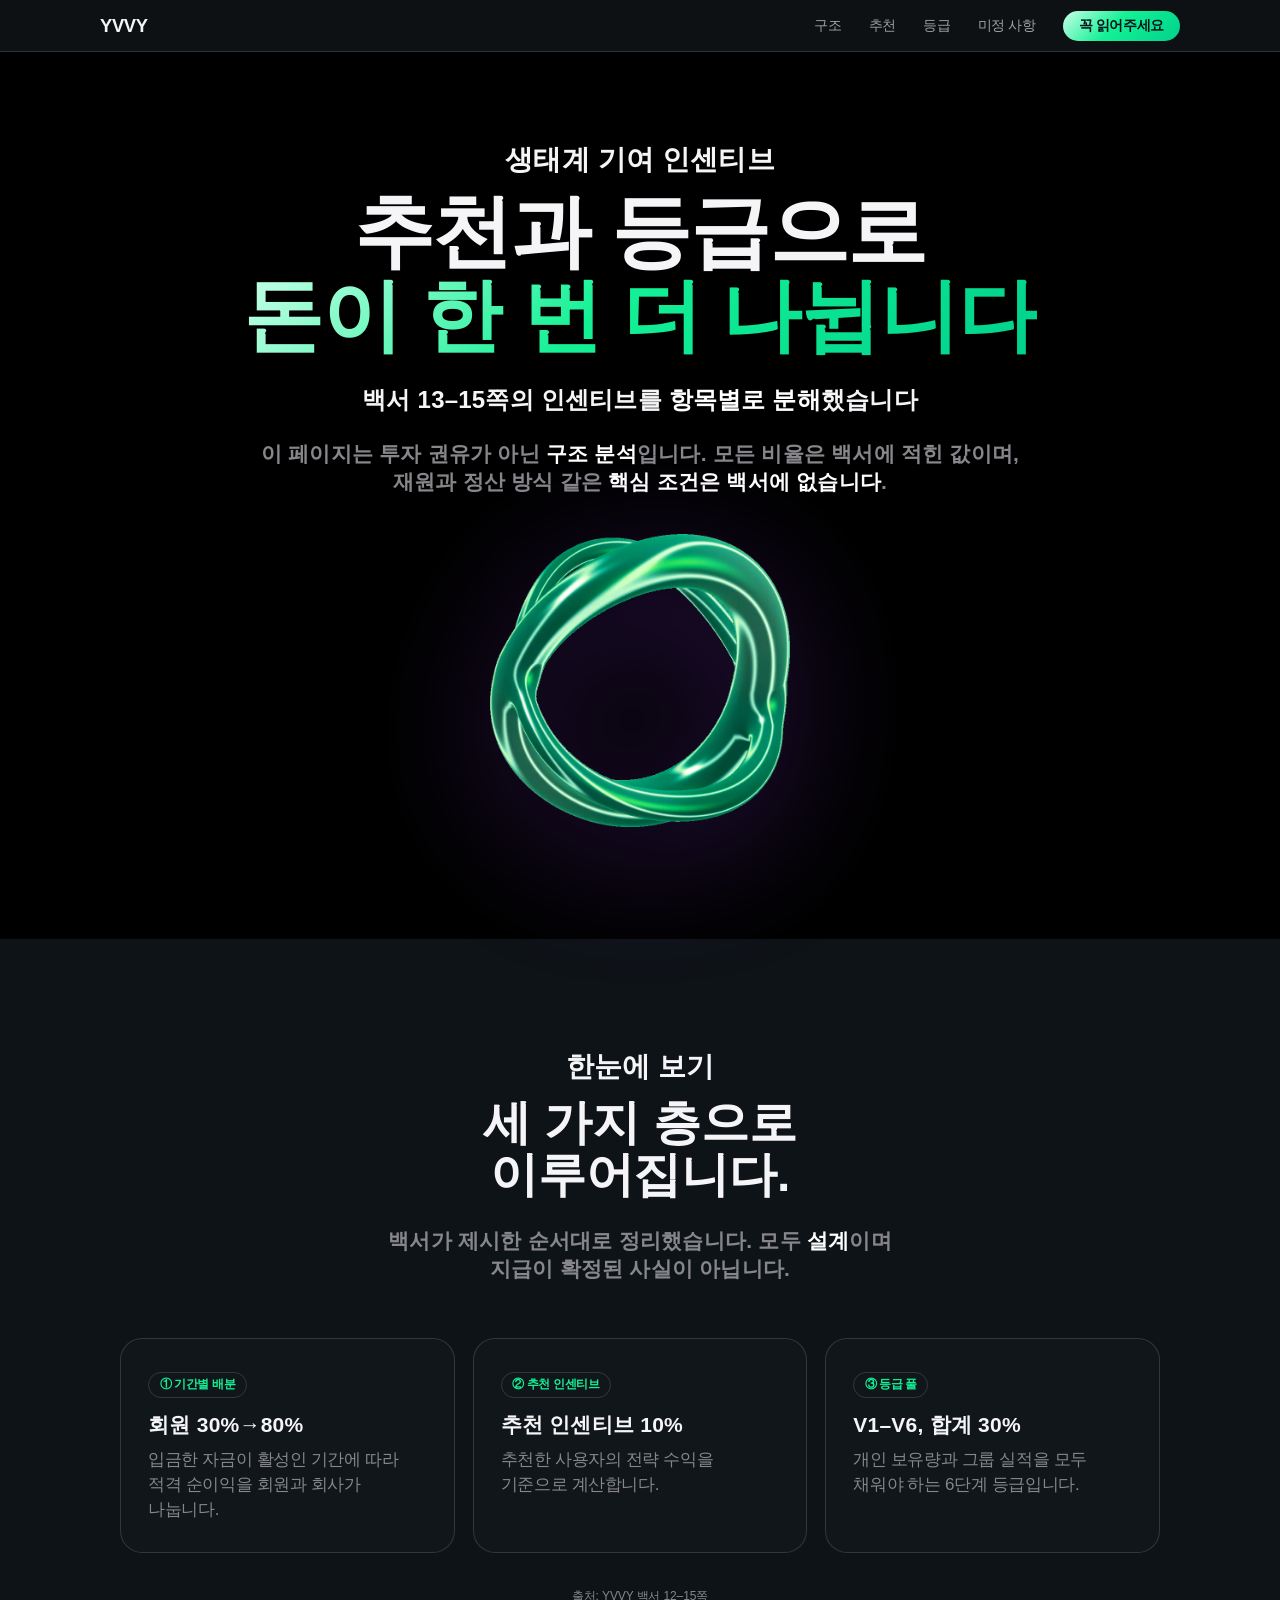
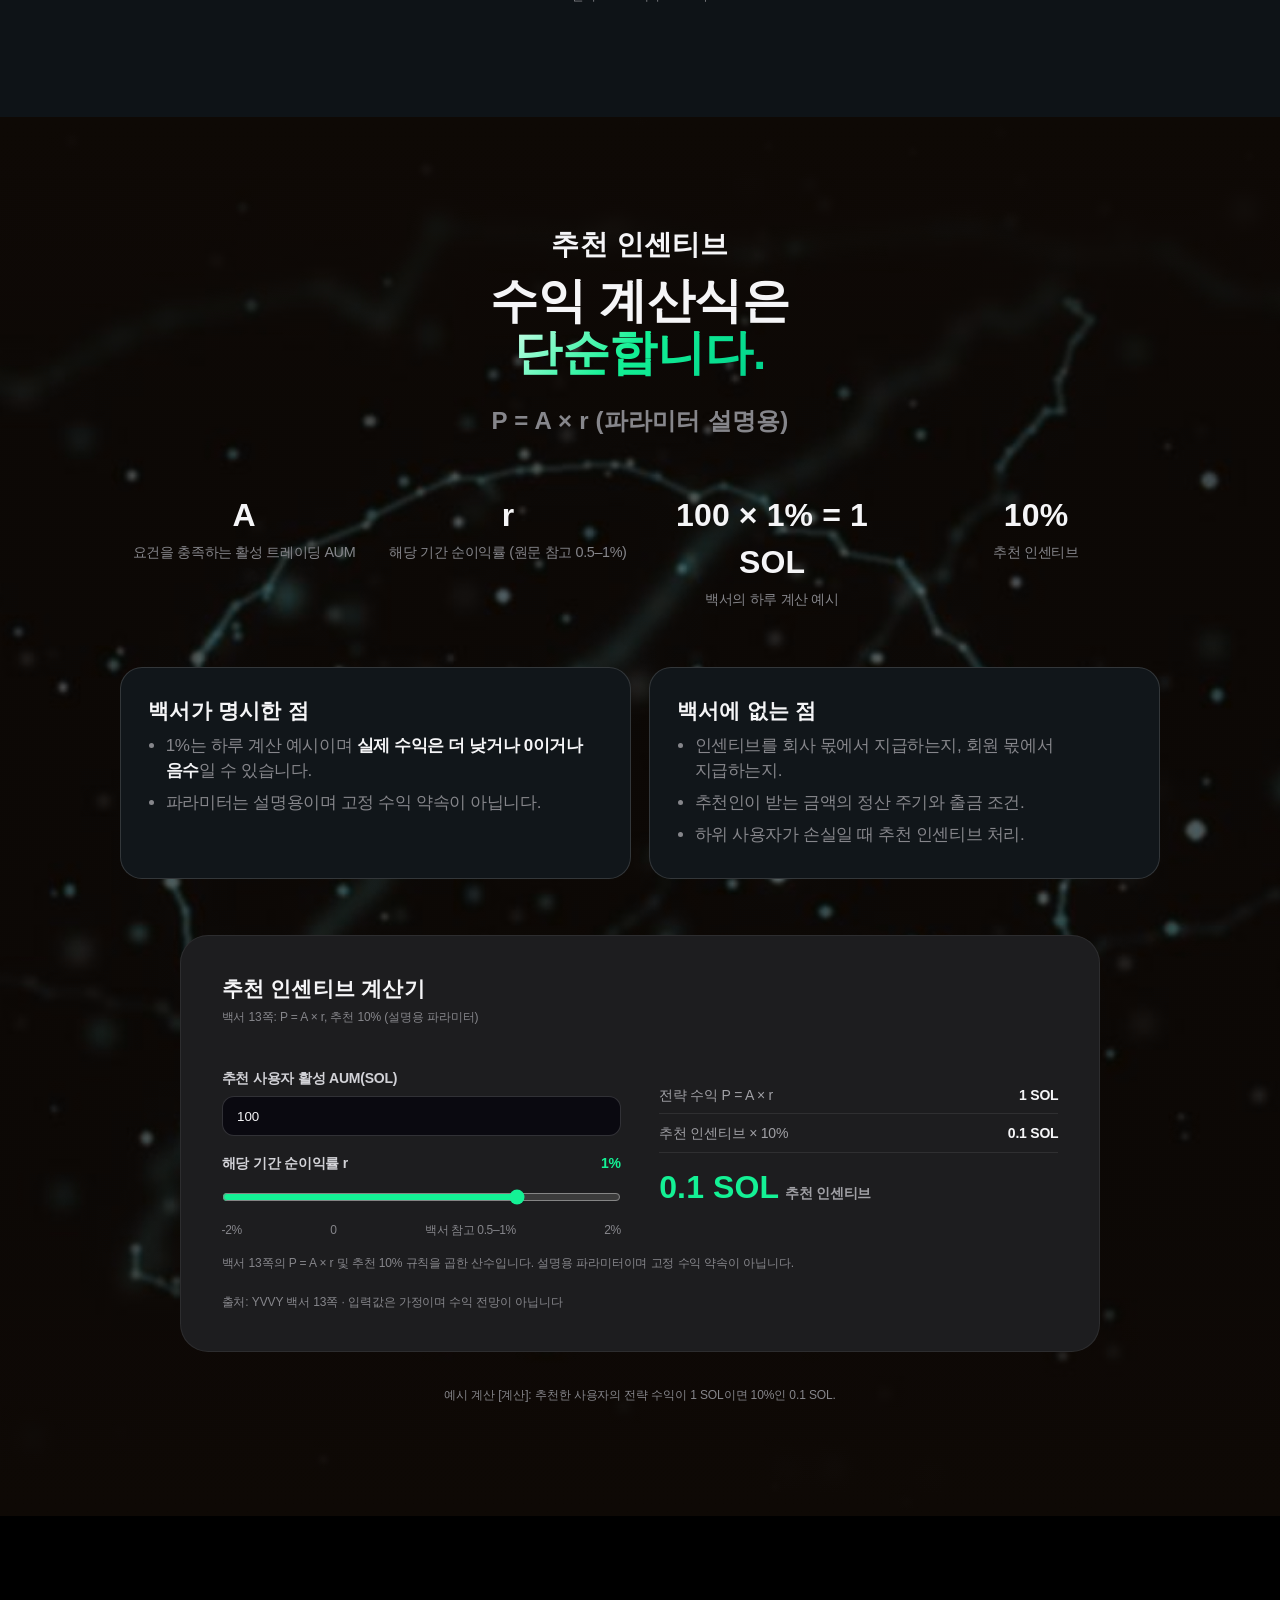
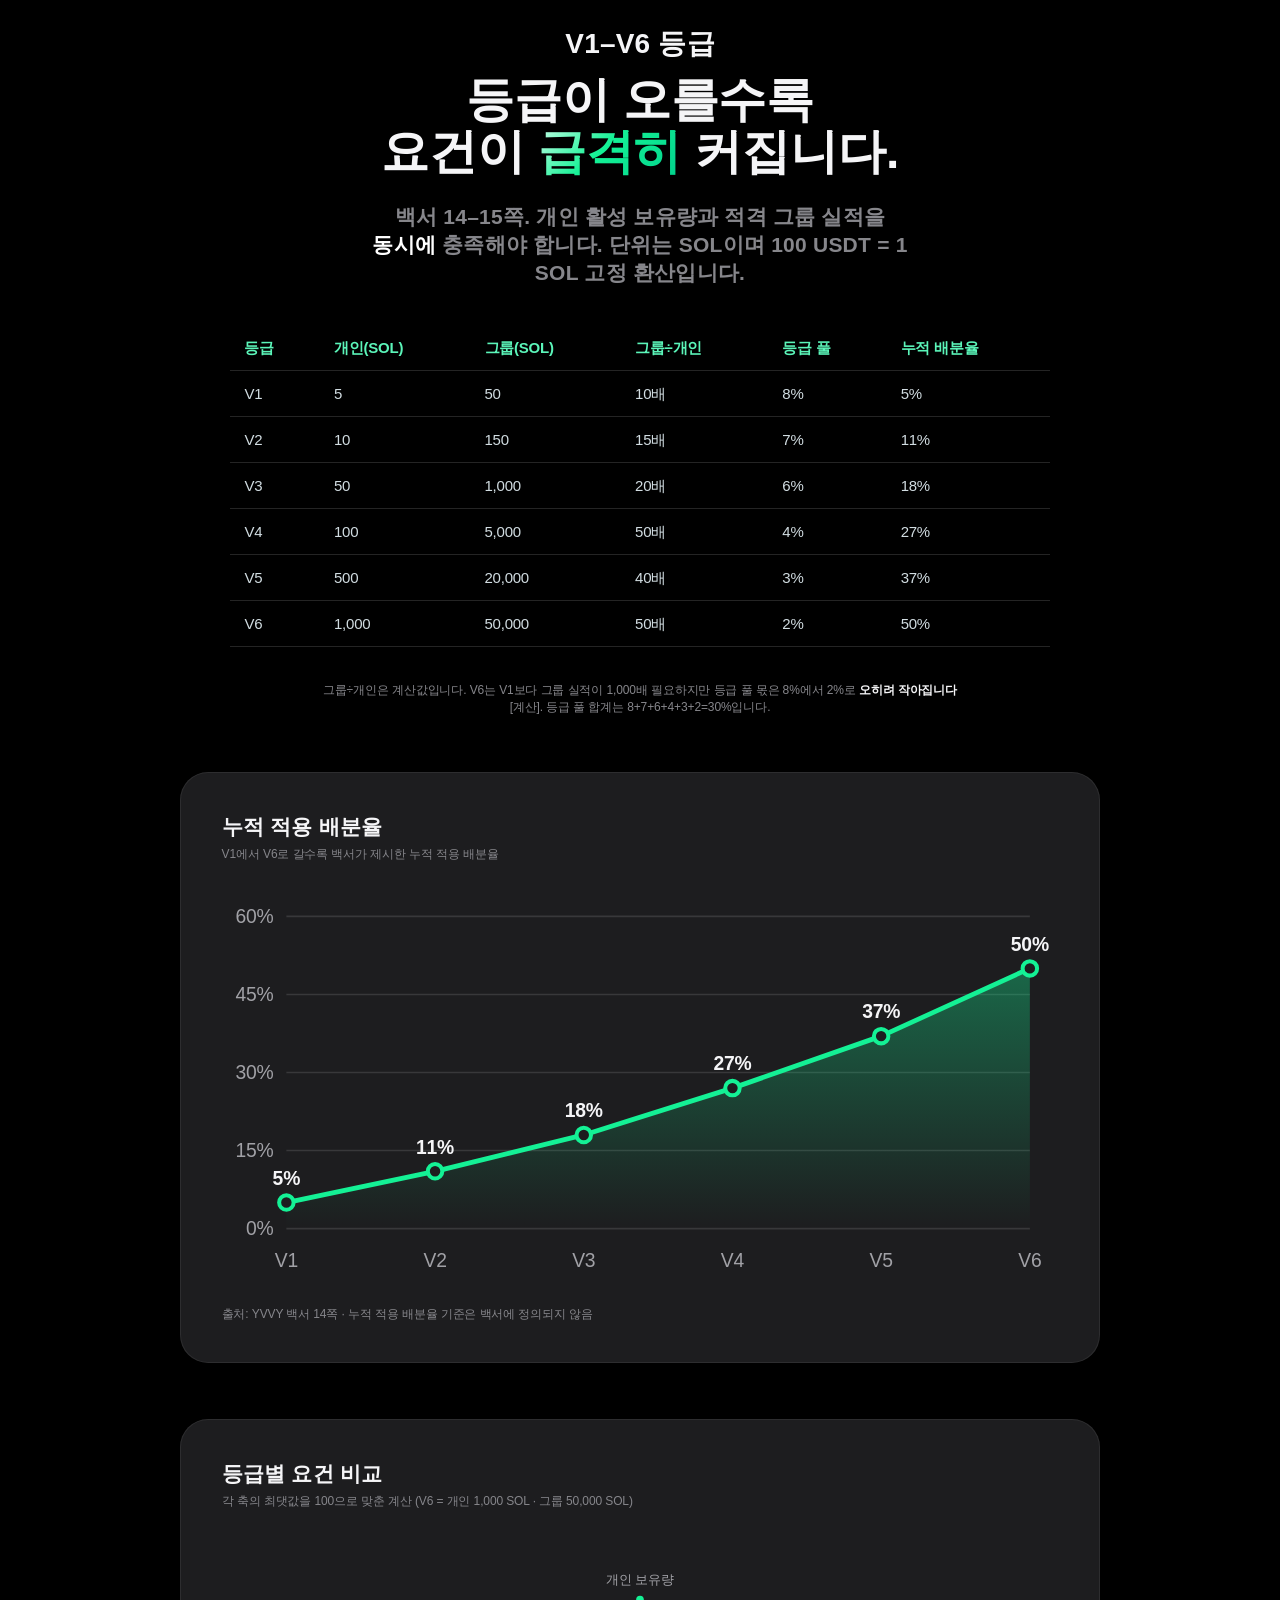
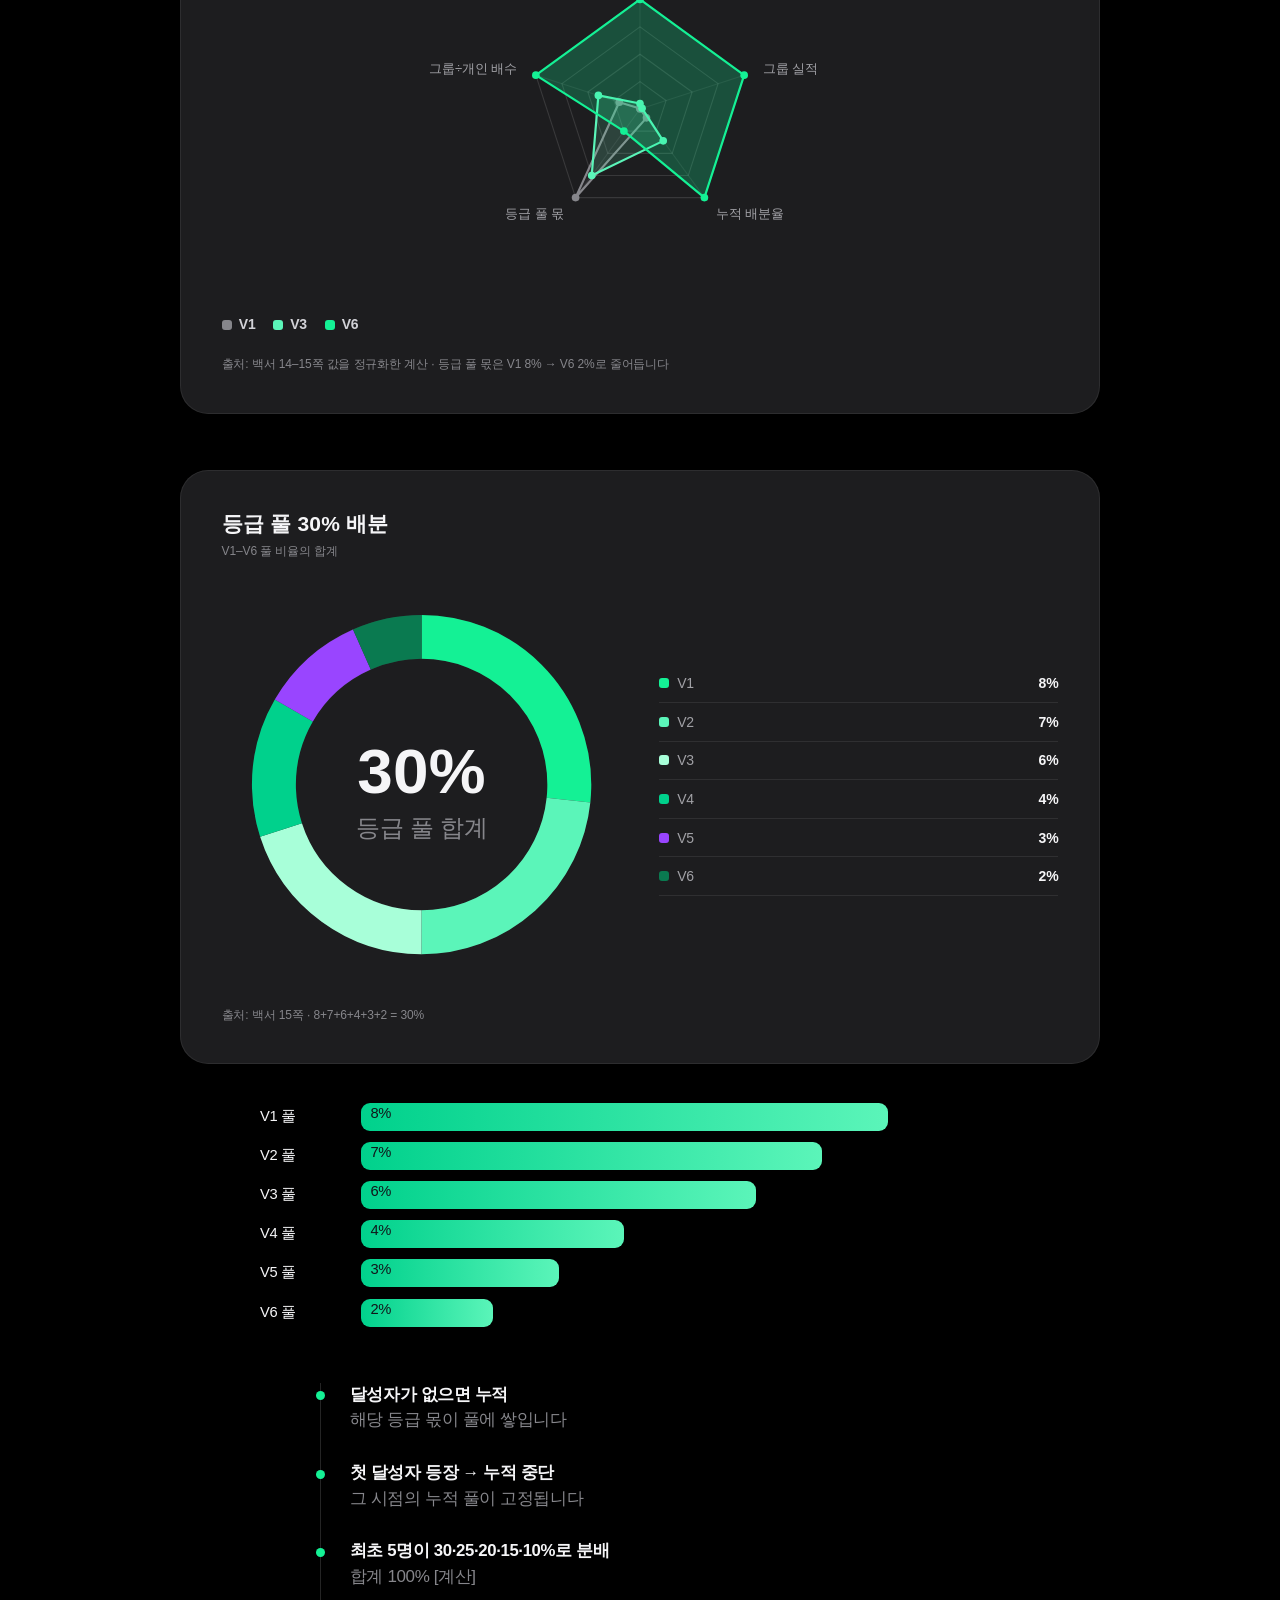
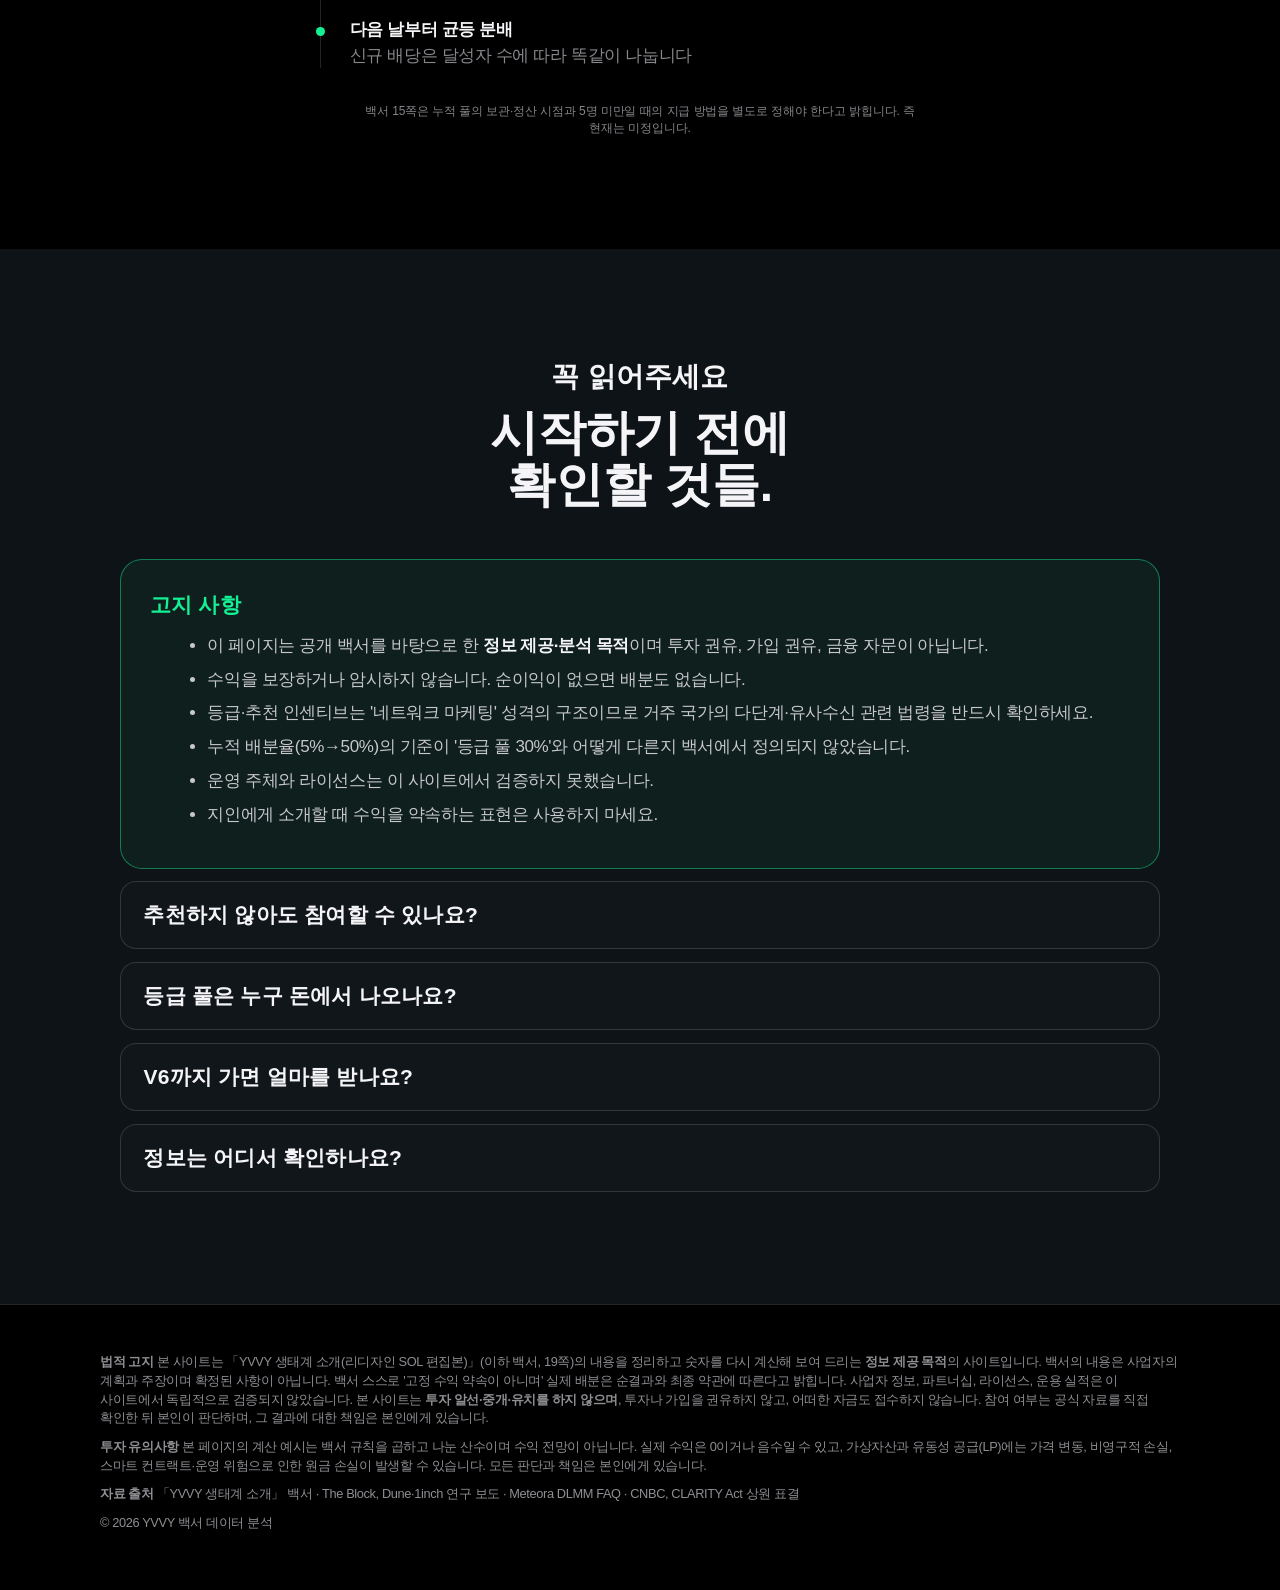
<file: community.html>
<!doctype html>
<html lang="ko">
<head>
<meta charset="utf-8">
<meta name="viewport" content="width=device-width,initial-scale=1,viewport-fit=cover">
<title>YVVY 인센티브 구조 — 추천·등급·누적 풀 규칙 분석</title>
<meta name="description" content="YVVY 백서의 추천 인센티브, V1–V6 등급, 최초 5명 누적 풀 규칙을 구조화해 정리하고 미정 사항을 표시합니다.">
<style>
:root{--bg:#000;--bg2:#0e1317;--card:#11161a;--line:rgba(255,255,255,.14);--tx:#f5f5f7;--mu:#86868b;--lt:#f5f5f7;--ltx:#1d1d1f;--ltm:#6e6e73;
--gold:linear-gradient(135deg,#c9ffe8 0%,#14f195 45%,#00d18c 100%);--pad:max(1.25rem,calc(50vw - 540px))}
*{box-sizing:border-box;margin:0}
html{scroll-behavior:smooth}
body{background:var(--bg);color:var(--tx);font-family:-apple-system,BlinkMacSystemFont,"Pretendard","Apple SD Gothic Neo","Noto Sans KR",sans-serif;line-height:1.65;-webkit-font-smoothing:antialiased;word-break:keep-all}
a{color:inherit;text-decoration:none}
.nav{position:fixed;top:0;left:0;right:0;z-index:50;height:52px;padding:0 var(--pad);display:flex;align-items:center;justify-content:space-between;background:rgba(17,22,26,.8);backdrop-filter:saturate(180%) blur(20px);-webkit-backdrop-filter:saturate(180%) blur(20px);border-bottom:1px solid var(--line)}
.logo{font-weight:600;font-size:1.15rem;letter-spacing:-.02em}
.menu{display:flex;align-items:center;gap:1.7rem;font-size:.85rem;color:#a1a1a6}
.menu a:hover{color:var(--tx)}
.pill{height:30px;padding:0 1rem;display:inline-flex;align-items:center;border-radius:980px;background:var(--gold);color:#04141a!important;font-weight:600;font-size:.85rem}
@media(max-width:760px){.menu a:not(.pill){display:none}}
section{padding:7rem var(--pad);text-align:center}
section.lt{background:var(--lt);color:var(--ltx)}
section.alt{background:var(--bg2)}
.wrap{max-width:1080px;margin:0 auto}
.eyebrow{font-size:clamp(1rem,1.8vw,1.3rem);font-weight:600;letter-spacing:-.02em;margin-bottom:1.1rem}
h1,h2{font-weight:700;letter-spacing:-.04em;line-height:1.12;text-wrap:balance}
h1{font-size:clamp(2.3rem,6.2vw,4.5rem)}
h1{font-weight:900;letter-spacing:-.035em}
.hero .sub,.hero .body{max-width:min(100%,var(--hw,560px))!important;margin-left:auto!important;margin-right:auto!important;text-wrap:balance;word-break:keep-all}
h2{font-size:clamp(1.9rem,4.6vw,3.2rem)}
.gold{background:var(--gold);-webkit-background-clip:text;background-clip:text;color:transparent}
.sub{margin-top:1.6rem;font-size:clamp(1.15rem,2.2vw,1.6rem);font-weight:600;letter-spacing:-.025em;color:var(--mu);line-height:1.35}
.sub em{font-style:normal;color:var(--tx)}
.body{max-width:35rem;margin:1.6rem auto 0;color:var(--mu);font-size:clamp(1rem,1.5vw,1.125rem);text-wrap:pretty}
.body strong{color:var(--tx)}
.lt .sub,.lt .body{color:var(--ltm)}.lt .sub em,.lt .body strong{color:var(--ltx)}
.hero{padding-top:9rem}
.video{max-width:880px;margin:3.5rem auto 0;aspect-ratio:16/9;border-radius:22px;overflow:hidden;position:relative;background:#0a0910;border:1px solid var(--line);box-shadow:0 40px 100px rgba(0,0,0,.6),0 0 120px rgba(20,241,149,.08)}
.video iframe,.video img{position:absolute;inset:0;width:100%;height:100%;border:0;object-fit:cover}
.vph{position:absolute;inset:0;display:flex;flex-direction:column;align-items:center;justify-content:center;gap:.8rem;color:var(--mu);font-size:.95rem}
.play{width:76px;height:76px;border-radius:50%;background:rgba(255,255,255,.14);backdrop-filter:blur(10px);display:grid;place-items:center;border:1px solid rgba(255,255,255,.3);cursor:pointer}
.play::after{content:"";border-left:22px solid #fff;border-top:13px solid transparent;border-bottom:13px solid transparent;margin-left:6px}
.cap{margin-top:1rem;font-size:.85rem;color:var(--mu)}
.grid{display:grid;gap:1.1rem;margin-top:3.5rem;text-align:left}
.g3{grid-template-columns:repeat(3,1fr)}.g2{grid-template-columns:repeat(2,1fr)}
@media(max-width:860px){.g3,.g2{grid-template-columns:1fr}}
.card{background:var(--card);border:1px solid var(--line);border-radius:22px;padding:1.9rem 1.7rem}
.lt .card{background:#fff;border-color:rgba(0,0,0,.08)}
.card h3{font-size:1.3rem;letter-spacing:-.03em;margin-bottom:.6rem}
.card p,.card li{color:var(--mu);font-size:.98rem}
.lt .card p,.lt .card li{color:var(--ltm)}
.card ul{padding-left:1.1rem;display:grid;gap:.45rem}
.tag{display:inline-block;font-size:.75rem;font-weight:600;padding:.2rem .65rem;border-radius:980px;margin-bottom:.9rem;border:1px solid var(--line);color:#14f195}
.tag.plan{color:#a1a1a6}
.nums{display:grid;grid-template-columns:repeat(4,1fr);gap:1rem;margin-top:3.5rem}
@media(max-width:860px){.nums{grid-template-columns:repeat(2,1fr)}}
.num b{display:block;font-size:clamp(2rem,4.5vw,3.2rem);font-weight:700;letter-spacing:-.04em}
.num span{font-size:.9rem;color:var(--mu)}
.tl{max-width:640px;margin:3.5rem auto 0;text-align:left;border-left:1px solid var(--line);padding-left:1.8rem;display:grid;gap:1.8rem}
.tl div{position:relative}
.tl div::before{content:"";position:absolute;left:calc(-1.8rem - 5px);top:.55rem;width:9px;height:9px;border-radius:50%;background:#14f195}
.tl b{display:block;font-size:1.05rem}.tl span{color:var(--mu);font-size:.95rem}
.note{max-width:40rem;margin:2.2rem auto 0;font-size:.88rem;color:var(--mu);text-wrap:pretty}
.lt .note{color:var(--ltm)}
details{background:var(--card);border:1px solid var(--line);border-radius:16px;padding:1.1rem 1.4rem;text-align:left;max-width:760px;margin:.8rem auto 0}
details summary{cursor:pointer;font-weight:600;list-style:none}
details summary::-webkit-details-marker{display:none}
details p{margin-top:.7rem;color:var(--mu);font-size:.97rem}
.warn{max-width:760px;margin:3rem auto 0;text-align:left;border:1px solid rgba(20,241,149,.45);border-radius:22px;padding:2rem 1.8rem;background:rgba(20,241,149,.05)}
.warn h3{color:#14f195;margin-bottom:1rem;font-size:1.15rem}
.warn li{color:#c7c7cc;font-size:.95rem;margin-left:1.1rem;margin-bottom:.55rem}
footer{padding:3rem var(--pad);background:#000;color:#8e8e93;font-size:.8rem;text-align:left;border-top:1px solid var(--line)}
footer p{max-width:1080px;margin:0 auto .6rem}
/* axcom-align: 좌우 한 선 */
.wrap{max-width:1040px}
.video,details,.warn{max-width:100%}
section:not(.hero) :is(.wrap,.wrap-wide)>:is(.body,.sub){font-size:1.1875rem!important;font-weight:600!important;line-height:1.5!important}section:not(.hero) :is(.card,details) p,section:not(.hero) .card li{font-size:1.0625rem!important;line-height:1.55!important}
@media (max-width:734px){section :is(.wrap,.wrap-wide)>:is(.body,.sub,.fine,.note),section :is(.wrap,.wrap-wide)>p:not(.eyebrow),.hero .body{max-width:min(100%,80vw)!important;margin-inline:auto!important}}
</style>
<style>
/* 다른 페이지와 같은 제목·서브카피 크기 */
h2{font-size:clamp(2.325rem,calc(11.4vw + 2px),3.025rem);line-height:1.18;font-weight:900;letter-spacing:-.032em;word-break:keep-all}
.hero .sub{font-size:clamp(1.2rem,5.4vw,1.4rem)}
@media(min-width:735px){h2{font-size:3.25rem;line-height:1.12}.hero .sub{font-size:1.5rem}}
@media(max-width:734px){body>section{padding-left:6.5vw!important;padding-right:6.5vw!important}.hero .body{font-size:clamp(1.02rem,4.5vw,1.15rem)!important;line-height:1.62!important}}
@media(min-width:1069px){h2{font-size:clamp(2.75rem,4.3vw,3.5rem)}}
.tb{width:100%;border-collapse:collapse;margin:2.4rem auto 0;max-width:820px;text-align:left;font-size:.95rem}.tb th,.tb td{padding:.75rem .9rem;border-bottom:1px solid var(--line)}.tb th{color:#5bf5b9;font-weight:700;font-size:.85rem}.tb td{color:#d2dde2}.lt .tb td{color:var(--ltx)}.lt .tb th{color:#0a7a50}.bars{max-width:760px;margin:2.4rem auto 0;display:grid;gap:.7rem;text-align:left}.bars div{display:grid;grid-template-columns:5.5rem 1fr;gap:.8rem;align-items:center;font-size:.92rem}.bars i{display:block;height:28px;border-radius:9px;background:linear-gradient(90deg,#00d18c,#5bf5b9);width:var(--w);color:#10161a;font:700 .82rem/28px inherit;font-style:normal;padding-left:.6rem;min-width:2.4rem}.bars div.m i{background:#4b5a66;color:#f5f5f7}.lt .bars span{color:var(--ltx)}
</style>
<link rel="stylesheet" href="yvvy-apple.css?v=yvvy20261102b"><link rel="stylesheet" href="yvvy-viz.css?v=sol20261110d">
</head>
<body>

<nav class="nav">
  <a class="logo" href="nocapital.html">YVVY</a>
  <div class="menu">
    <a href="#about">구조</a><a href="#bg">추천</a><a href="#roadmap">등급</a><a href="#risk">미정 사항</a>
    <a class="pill" href="#risk">꼭 읽어주세요</a>
  </div>
</nav>

<section class="hero">
  <div class="wrap">
    <p class="eyebrow">생태계 기여 인센티브</p>
    <h1>추천과 등급으로<br><span class="gold">돈이 한 번 더 나뉩니다</span></h1>
    <p class="sub">백서 13–15쪽의 인센티브를 <em>항목별로 분해</em>했습니다</p>
    <p class="body">이 페이지는 투자 권유가 아닌 <strong>구조 분석</strong>입니다. 모든 비율은 백서에 적힌 값이며, 재원과 정산 방식 같은 <strong>핵심 조건은 백서에 없습니다</strong>.</p>
  <img class="yz-img" src="assets/yvvy-ring.webp" width="701" height="685" alt="YVVY 유동성 링 3D 이미지(백서 1쪽)" loading="eager" decoding="async">
  </div>
</section>

<section class="alt" id="about">
  <div class="wrap">
    <p class="eyebrow">한눈에 보기</p>
    <h2>세 가지 층으로<br>이루어집니다.</h2>
    <p class="body">백서가 제시한 순서대로 정리했습니다. 모두 <strong>설계</strong>이며 지급이 확정된 사실이 아닙니다.</p>
    <div class="grid g3">
      <div class="card"><span class="tag">① 기간별 배분</span><h3>회원 30%→80%</h3><p>입금한 자금이 활성인 기간에 따라 적격 순이익을 회원과 회사가 나눕니다.</p></div>
      <div class="card"><span class="tag">② 추천 인센티브</span><h3>추천 인센티브 10%</h3><p>추천한 사용자의 전략 수익을 기준으로 계산합니다.</p></div>
      <div class="card"><span class="tag">③ 등급 풀</span><h3>V1–V6, 합계 30%</h3><p>개인 보유량과 그룹 실적을 모두 채워야 하는 6단계 등급입니다.</p></div>
    </div>
    <p class="note">출처: YVVY 백서 12–15쪽</p>
  </div>
</section>

<section id="bg" class="has-vbg">
  <div class="vbg flip" data-src="join-bg.mp4" data-poster="join-bg-poster.jpg" aria-hidden="true"></div>
  <div class="wrap">
    <p class="eyebrow">추천 인센티브</p>
    <h2>수익 계산식은<br><span class="gold">단순합니다.</span></h2>
    <p class="sub">P = A × r (파라미터 설명용)</p>
    <div class="nums">
      <div class="num"><b>A</b><span>요건을 충족하는 활성 트레이딩 AUM</span></div>
      <div class="num"><b>r</b><span>해당 기간 순이익률 (원문 참고 0.5–1%)</span></div>
      <div class="num"><b>100 × 1% = 1 SOL</b><span>백서의 하루 계산 예시</span></div>
      <div class="num"><b>10%</b><span>추천 인센티브</span></div>
    </div>
    <div class="grid g2">
      <div class="card"><h3>백서가 명시한 점</h3><ul>
        <li>1%는 하루 계산 예시이며 <strong style="color:#f5f5f7">실제 수익은 더 낮거나 0이거나 음수</strong>일 수 있습니다.</li>
        <li>파라미터는 설명용이며 고정 수익 약속이 아닙니다.</li></ul></div>
      <div class="card"><h3>백서에 없는 점</h3><ul>
        <li>인센티브를 회사 몫에서 지급하는지, 회원 몫에서 지급하는지.</li>
        <li>추천인이 받는 금액의 정산 주기와 출금 조건.</li>
        <li>하위 사용자가 손실일 때 추천 인센티브 처리.</li></ul></div>
    </div>
    <div data-yz="refcalc" data-title="추천 인센티브 계산기" data-cap="백서 13쪽: P = A × r, 추천 10% (설명용 파라미터)" data-src="출처: YVVY 백서 13쪽 · 입력값은 가정이며 수익 전망이 아닙니다"></div>
<p class="note">예시 계산 [계산]: 추천한 사용자의 전략 수익이 1 SOL이면 10%인 0.1 SOL.</p>
  </div>
</section>

<section id="roadmap">
  <div class="wrap">
    <p class="eyebrow">V1–V6 등급</p>
    <h2>등급이 오를수록<br>요건이 <span class="gold">급격히</span> 커집니다.</h2>
    <p class="body">백서 14–15쪽. 개인 활성 보유량과 적격 그룹 실적을 <strong>동시에</strong> 충족해야 합니다. 단위는 SOL이며 100 USDT = 1 SOL 고정 환산입니다.</p>
    <table class="tb"><thead><tr><th>등급</th><th>개인(SOL)</th><th>그룹(SOL)</th><th>그룹÷개인</th><th>등급 풀</th><th>누적 배분율</th></tr></thead><tbody>
      <tr><td>V1</td><td>5</td><td>50</td><td>10배</td><td>8%</td><td>5%</td></tr>
      <tr><td>V2</td><td>10</td><td>150</td><td>15배</td><td>7%</td><td>11%</td></tr>
      <tr><td>V3</td><td>50</td><td>1,000</td><td>20배</td><td>6%</td><td>18%</td></tr>
      <tr><td>V4</td><td>100</td><td>5,000</td><td>50배</td><td>4%</td><td>27%</td></tr>
      <tr><td>V5</td><td>500</td><td>20,000</td><td>40배</td><td>3%</td><td>37%</td></tr>
      <tr><td>V6</td><td>1,000</td><td>50,000</td><td>50배</td><td>2%</td><td>50%</td></tr></tbody></table>
    <p class="note">그룹÷개인은 계산값입니다. V6는 V1보다 그룹 실적이 1,000배 필요하지만 등급 풀 몫은 8%에서 2%로 <strong>오히려 작아집니다</strong> [계산]. 등급 풀 합계는 8+7+6+4+3+2=30%입니다.</p>
<div id="cum" data-yz="line" data-title="누적 적용 배분율" data-cap="V1에서 V6로 갈수록 백서가 제시한 누적 적용 배분율" data-x="V1|V2|V3|V4|V5|V6" data-y="5,11,18,27,37,50" data-unit="%" data-max="60" data-alt="등급별 누적 적용 배분율 꺾은선 차트" data-src="출처: YVVY 백서 14쪽 · 누적 적용 배분율 기준은 백서에 정의되지 않음"></div>
<div data-yz="radar" data-title="등급별 요건 비교" data-cap="각 축의 최댓값을 100으로 맞춘 계산 (V6 = 개인 1,000 SOL · 그룹 50,000 SOL)" data-max="100" data-labels="개인 보유량|그룹 실적|누적 배분율|등급 풀 몫|그룹÷개인 배수" data-series='[{"n": "V1", "v": [0.5, 0.1, 10, 100, 20], "c": "#86868b", "o": 0.08}, {"n": "V3", "v": [5, 2, 36, 75, 40], "c": "#5bf5b9", "o": 0.14}, {"n": "V6", "v": [100, 100, 100, 25, 100], "c": "#14f195", "o": 0.24}]' data-alt="V1, V3, V6 등급 요건 레이더 차트" data-src="출처: 백서 14–15쪽 값을 정규화한 계산 · 등급 풀 몫은 V1 8% → V6 2%로 줄어듭니다"></div>
<div data-yz="donut" data-title="등급 풀 30% 배분" data-cap="V1–V6 풀 비율의 합계" data-center="30%" data-sub="등급 풀 합계" data-items='[{"l": "V1", "v": 8}, {"l": "V2", "v": 7}, {"l": "V3", "v": 6}, {"l": "V4", "v": 4}, {"l": "V5", "v": 3}, {"l": "V6", "v": 2}]' data-src="출처: 백서 15쪽 · 8+7+6+4+3+2 = 30%"></div>
    <div class="bars">
      <div><span>V1 풀</span><i style="--w:80%">8%</i></div><div><span>V2 풀</span><i style="--w:70%">7%</i></div><div><span>V3 풀</span><i style="--w:60%">6%</i></div><div><span>V4 풀</span><i style="--w:40%">4%</i></div><div><span>V5 풀</span><i style="--w:30%">3%</i></div><div><span>V6 풀</span><i style="--w:20%">2%</i></div>
    </div>
    <div class="tl">
      <div><b>달성자가 없으면 누적</b><span>해당 등급 몫이 풀에 쌓입니다</span></div>
      <div><b>첫 달성자 등장 → 누적 중단</b><span>그 시점의 누적 풀이 고정됩니다</span></div>
      <div><b>최초 5명이 30·25·20·15·10%로 분배</b><span>합계 100% [계산]</span></div>
      <div><b>다음 날부터 균등 분배</b><span>신규 배당은 달성자 수에 따라 똑같이 나눕니다</span></div>
    </div>
    <p class="note">백서 15쪽은 누적 풀의 보관·정산 시점과 5명 미만일 때의 지급 방법을 별도로 정해야 한다고 밝힙니다. 즉 현재는 미정입니다.</p>
  </div>
</section>

<section class="alt" id="risk">
  <div class="wrap">
    <p class="eyebrow">꼭 읽어주세요</p>
    <h2>시작하기 전에<br>확인할 것들.</h2>
    <div class="warn">
      <h3>고지 사항</h3>
      <ul>
        <li>이 페이지는 공개 백서를 바탕으로 한 <b>정보 제공·분석 목적</b>이며 투자 권유, 가입 권유, 금융 자문이 아닙니다.</li>
        <li>수익을 보장하거나 암시하지 않습니다. 순이익이 없으면 배분도 없습니다.</li>
        <li>등급·추천 인센티브는 '네트워크 마케팅' 성격의 구조이므로 거주 국가의 다단계·유사수신 관련 법령을 반드시 확인하세요.</li>
        <li>누적 배분율(5%→50%)의 기준이 '등급 풀 30%'와 어떻게 다른지 백서에서 정의되지 않았습니다.</li>
        <li>운영 주체와 라이선스는 이 사이트에서 검증하지 못했습니다.</li>
        <li>지인에게 소개할 때 수익을 약속하는 표현은 사용하지 마세요.</li>
      </ul>
    </div>

    <details><summary>추천하지 않아도 참여할 수 있나요?</summary><p>백서에 따르면 기간별 배분(회원 30%→80%)은 추천과 별개로 설명됩니다. 추천 인센티브와 등급 풀은 별도 규칙입니다.</p></details>
    <details><summary>등급 풀은 누구 돈에서 나오나요?</summary><p>백서에 재원이 명시되어 있지 않습니다. 최종 약관에서 확인해야 합니다.</p></details>
    <details><summary>V6까지 가면 얼마를 받나요?</summary><p>금액은 계산할 수 없습니다. 풀의 총액은 전체 거래 수익에 달려 있고, 달성자가 여러 명이면 균등 분배됩니다.</p></details>
    <details><summary>정보는 어디서 확인하나요?</summary><p>백서 원문(19쪽)과 최종 약관을 기준으로 하며, 이후 달라질 수 있으므로 최신 내용은 반드시 공식 채널에서 확인하세요.</p></details>
  </div>
</section>

<footer>
  <p><strong>법적 고지</strong> 본 사이트는 「YVVY 생태계 소개(리디자인 SOL 편집본)」(이하 백서, 19쪽)의 내용을 정리하고 숫자를 다시 계산해 보여 드리는 <strong>정보 제공 목적</strong>의 사이트입니다. 백서의 내용은 사업자의 계획과 주장이며 확정된 사항이 아닙니다. 백서 스스로 '고정 수익 약속이 아니며' 실제 배분은 순결과와 최종 약관에 따른다고 밝힙니다. 사업자 정보, 파트너십, 라이선스, 운용 실적은 이 사이트에서 독립적으로 검증되지 않았습니다. 본 사이트는 <strong>투자 알선·중개·유치를 하지 않으며</strong>, 투자나 가입을 권유하지 않고, 어떠한 자금도 접수하지 않습니다. 참여 여부는 공식 자료를 직접 확인한 뒤 본인이 판단하며, 그 결과에 대한 책임은 본인에게 있습니다.</p>
  <p><strong>투자 유의사항</strong> 본 페이지의 계산 예시는 백서 규칙을 곱하고 나눈 산수이며 수익 전망이 아닙니다. 실제 수익은 0이거나 음수일 수 있고, 가상자산과 유동성 공급(LP)에는 가격 변동, 비영구적 손실, 스마트 컨트랙트·운영 위험으로 인한 원금 손실이 발생할 수 있습니다. 모든 판단과 책임은 본인에게 있습니다.</p>
  <p><strong>자료 출처</strong> 「YVVY 생태계 소개」 백서 · <a href="https://www.theblock.co/post/408591/dune-research-finds-85-of-concentrated-defi-liquidity-is-underutilized-with-150m-in-annual-fees-foregone" target="_blank" rel="noopener">The Block, Dune·1inch 연구 보도</a> · <a href="https://docs.meteora.ag/user-faq/dlmm-faq" target="_blank" rel="noopener">Meteora DLMM FAQ</a> · <a href="https://www.cnbc.com/2026/09/15/senate-cloture-vote-on-clarity-act-fails-dealing-regulatory-setback-to-crypto-industry.html" target="_blank" rel="noopener">CNBC, CLARITY Act 상원 표결</a></p>
  <p>© 2026 YVVY 백서 데이터 분석</p>
</footer>

<script src="nocapital-apple3.js?v=yvvy20261102b" defer></script>
<script src="yvvy-apple.js?v=yvvy20261102b" defer></script>
<script src="yvvy-viz.js?v=sol20261110d" defer></script>
</body>
</html>
</file>
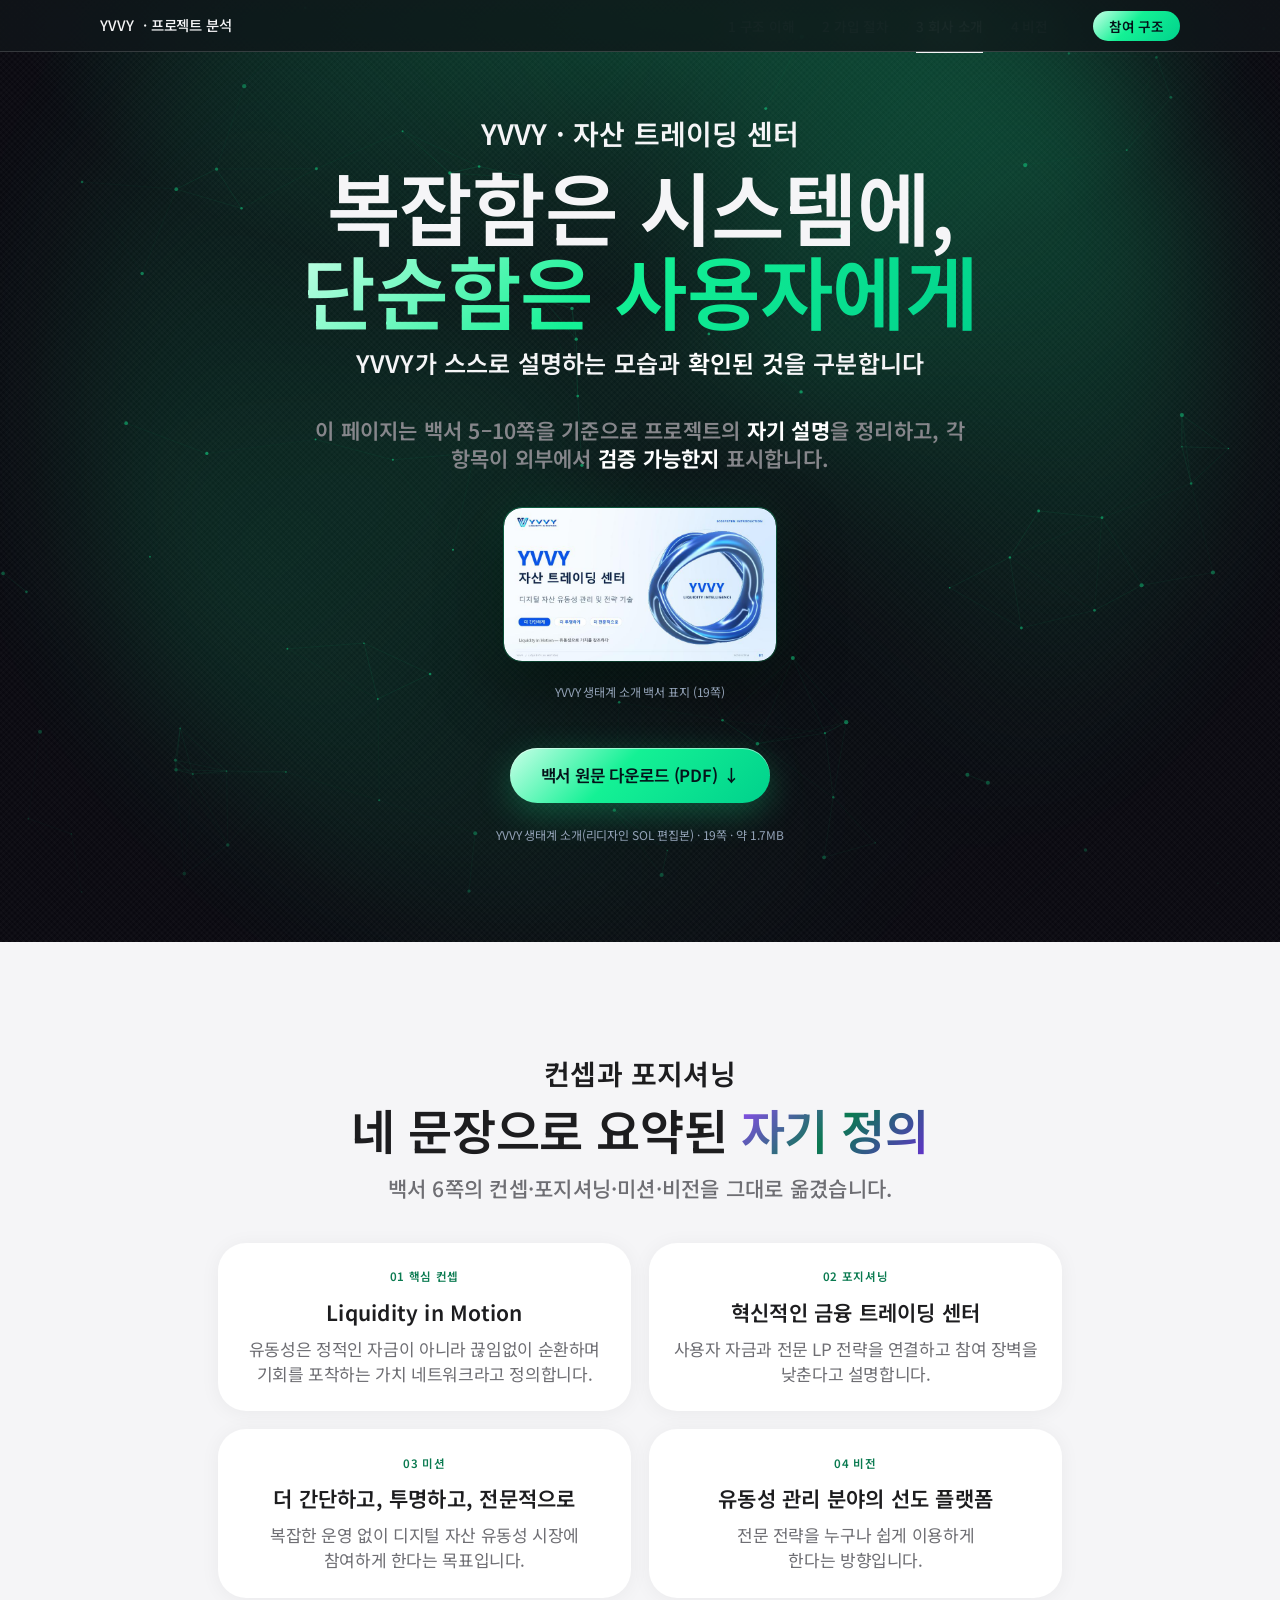
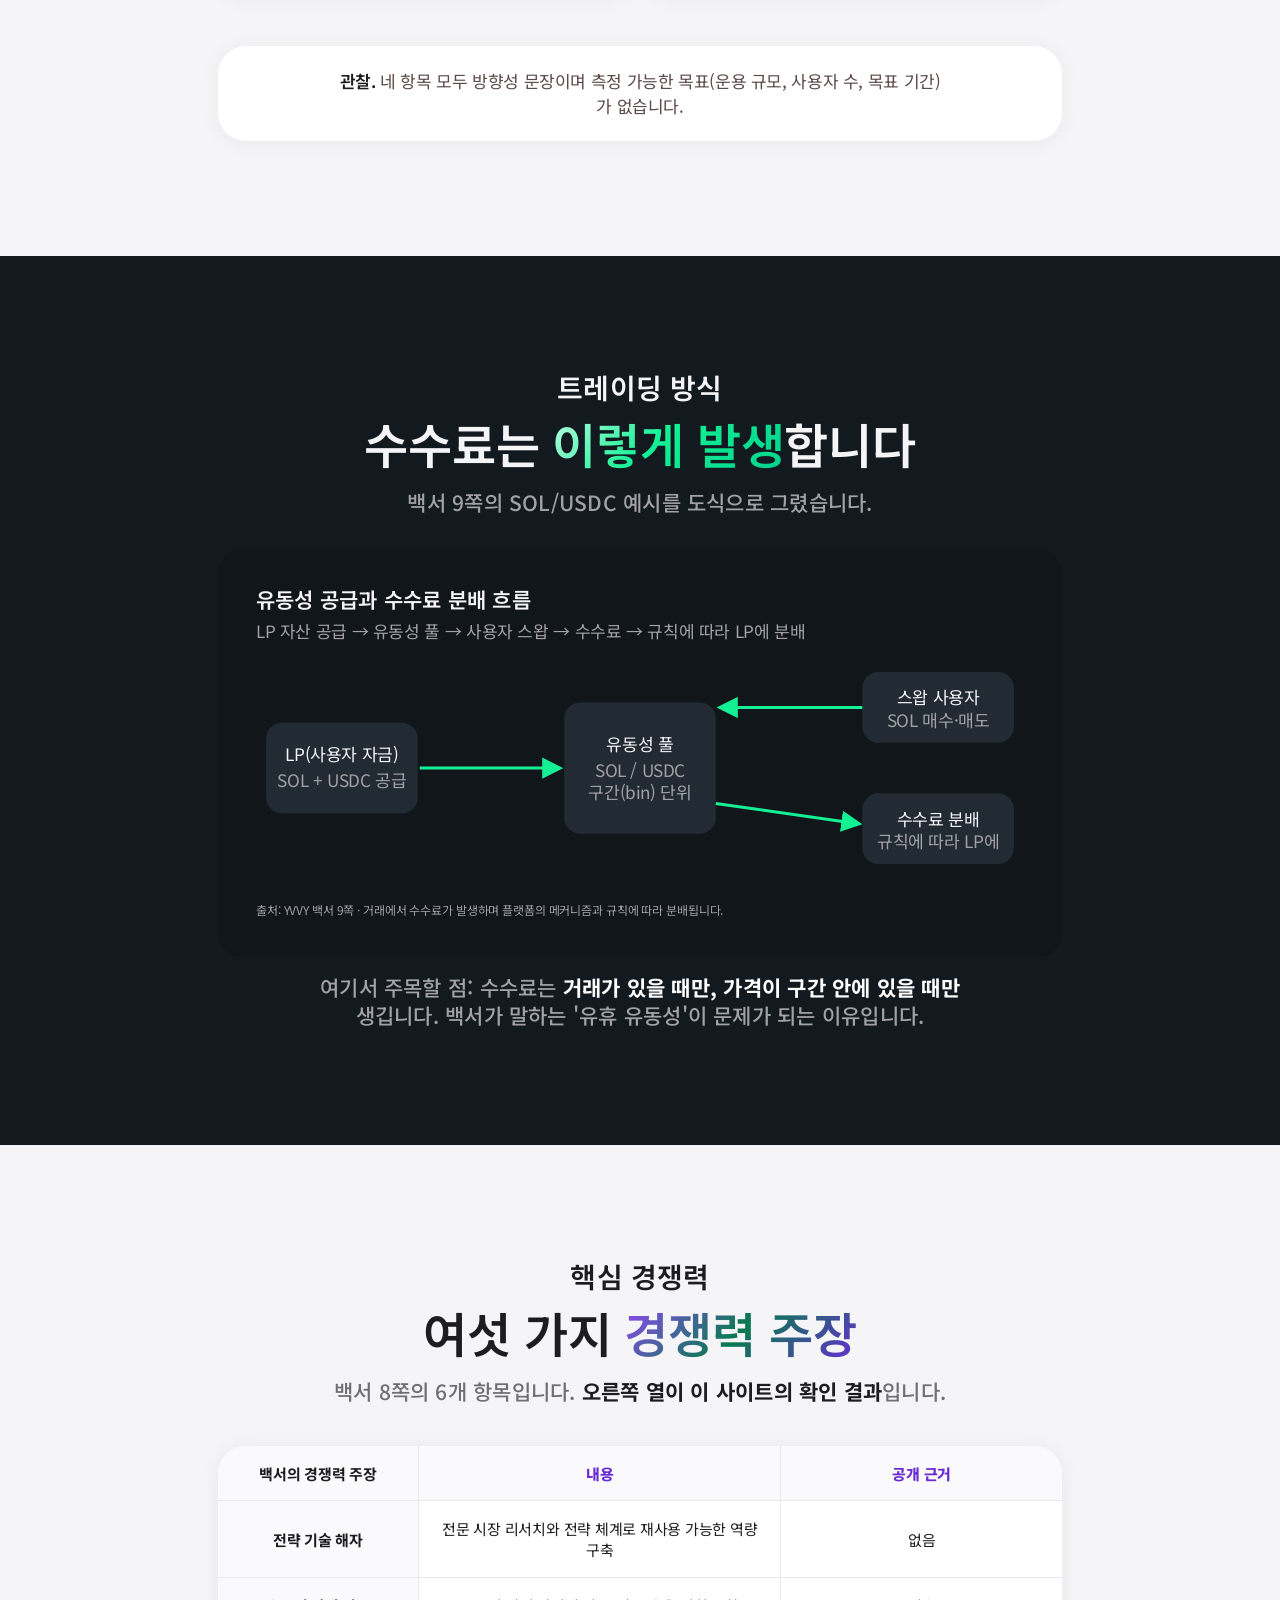
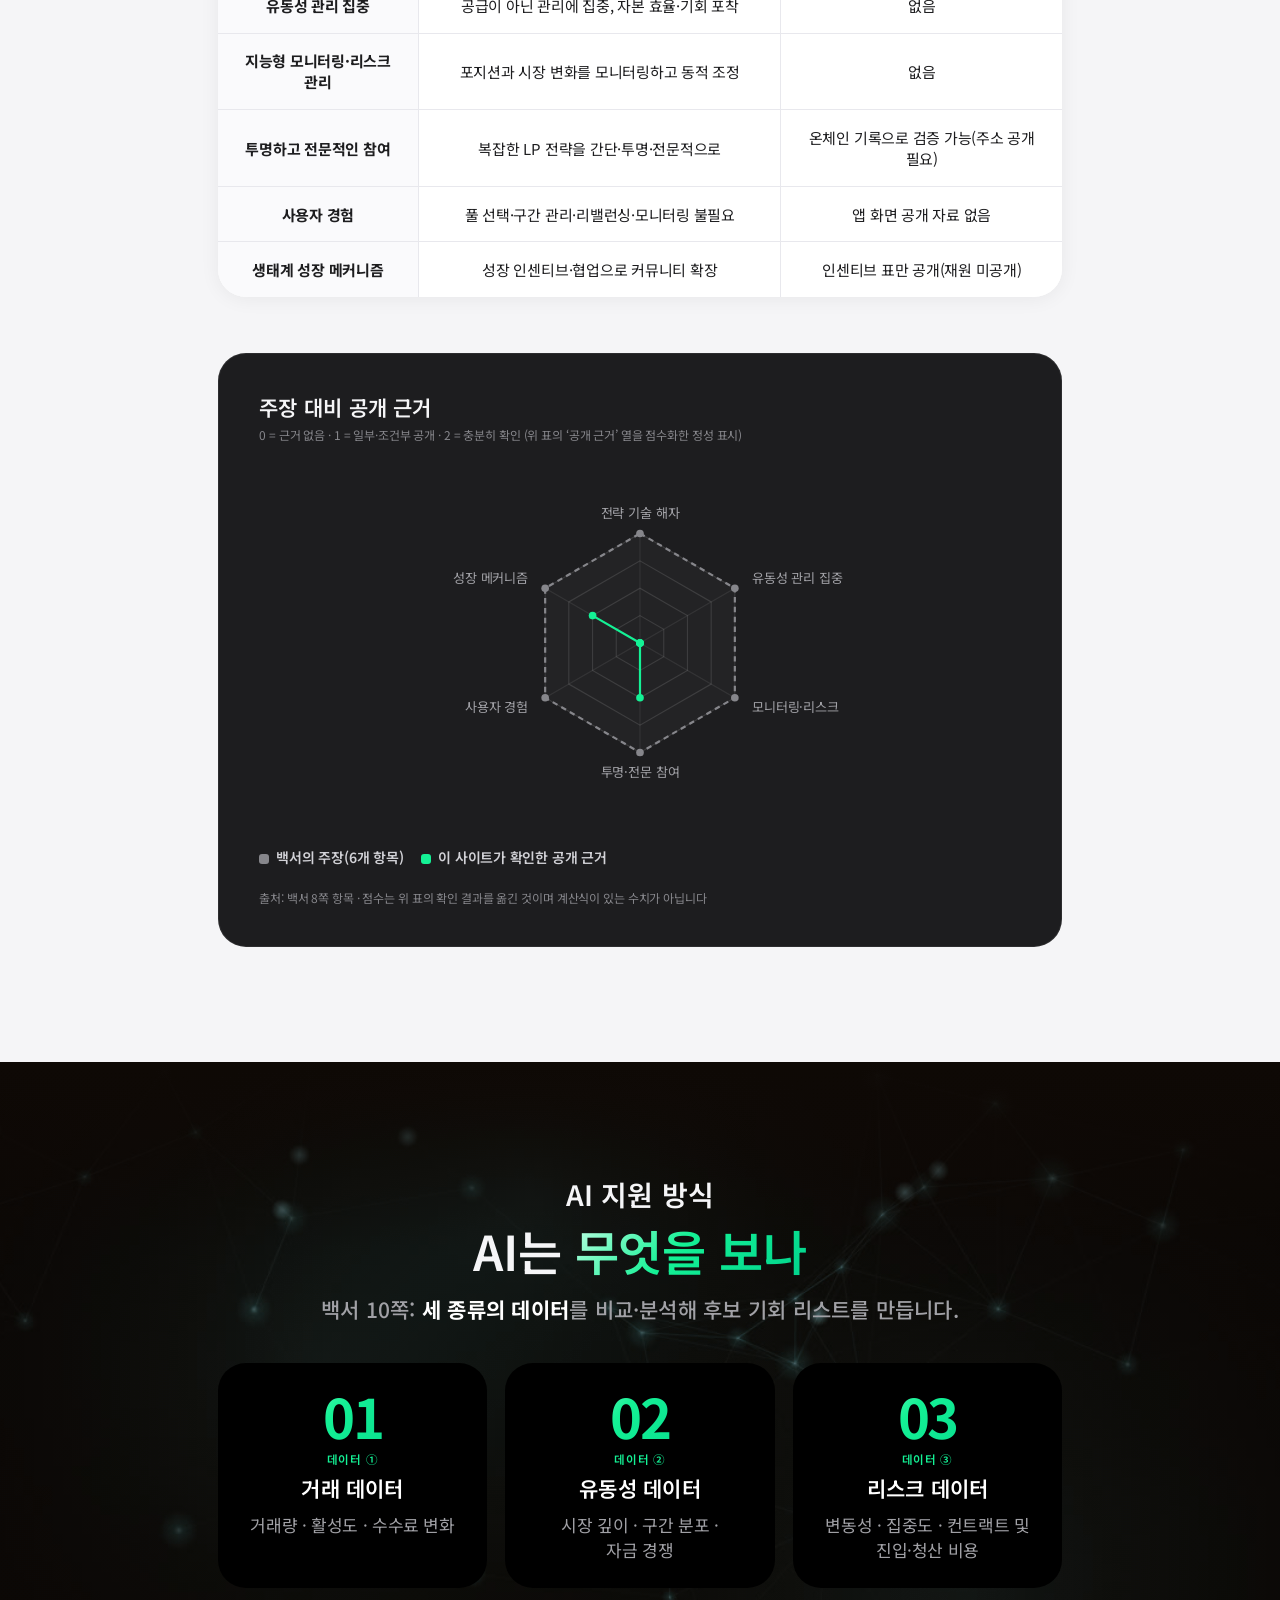
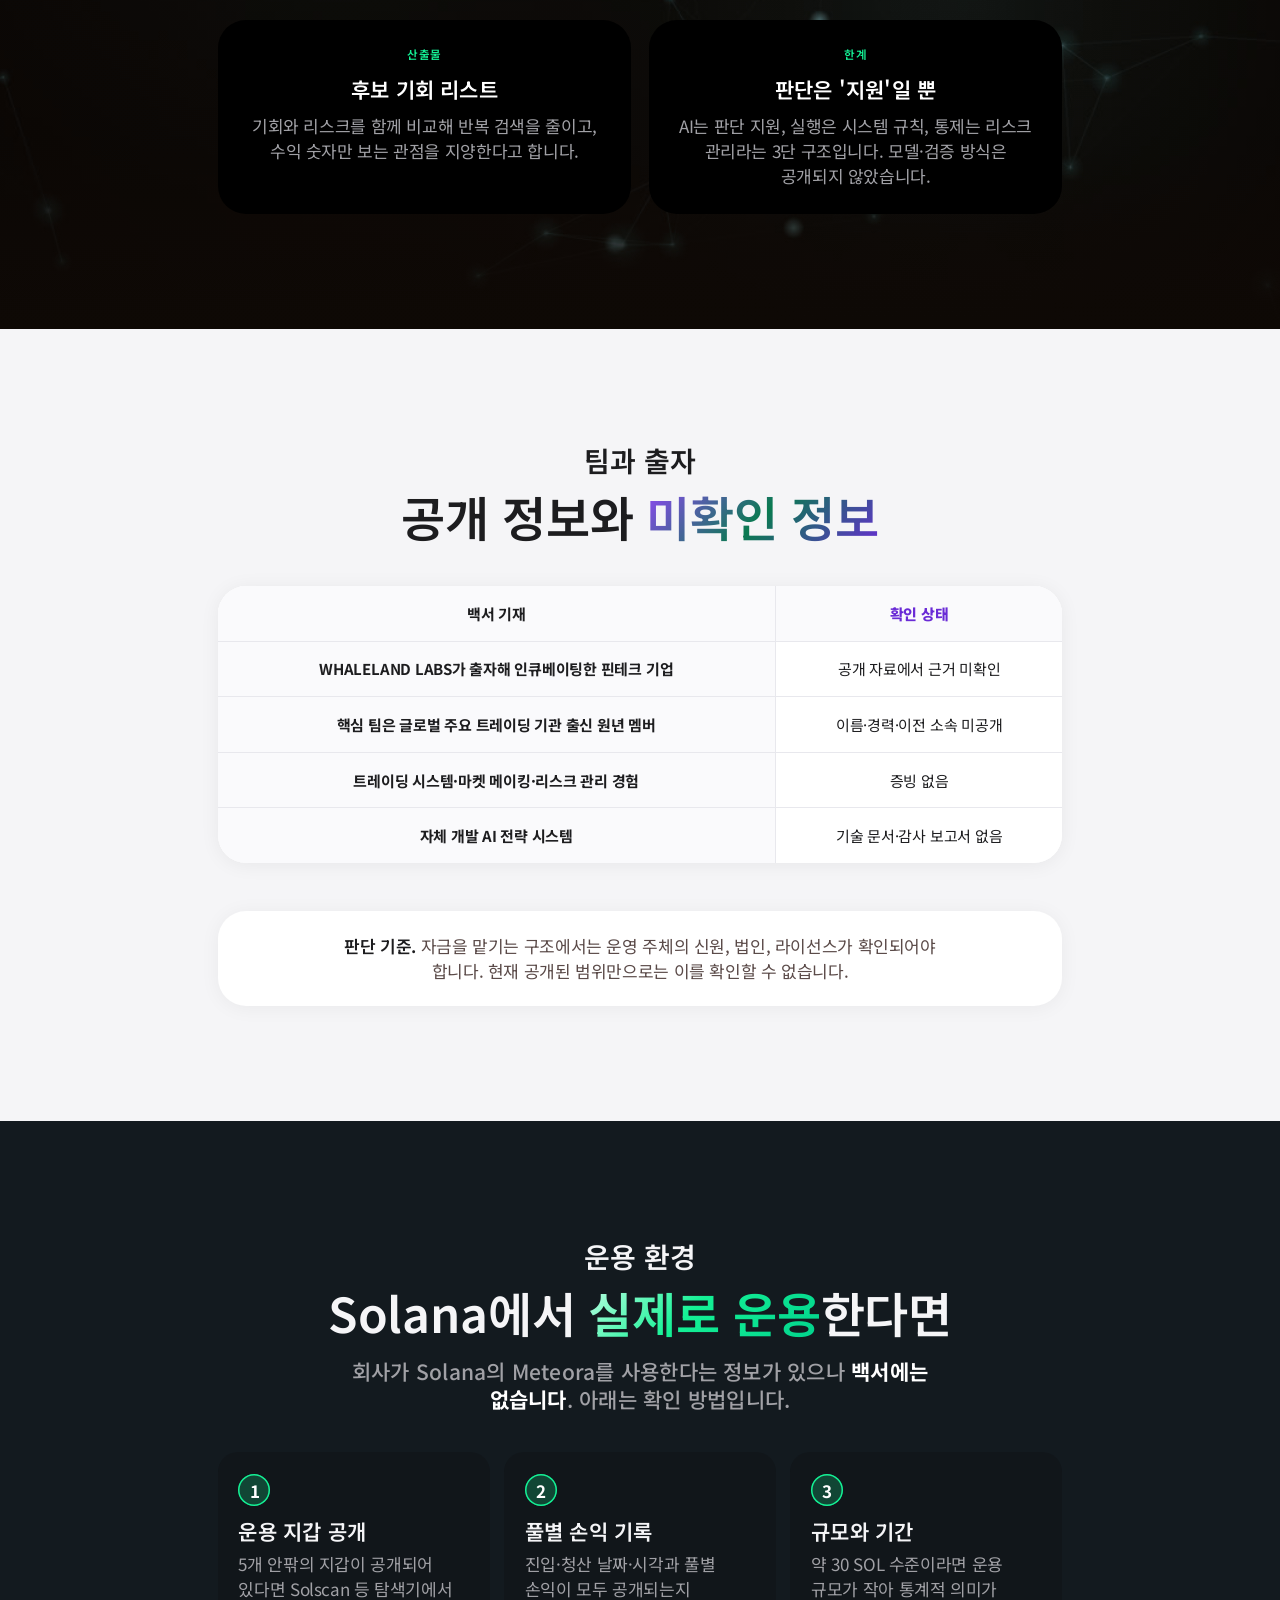
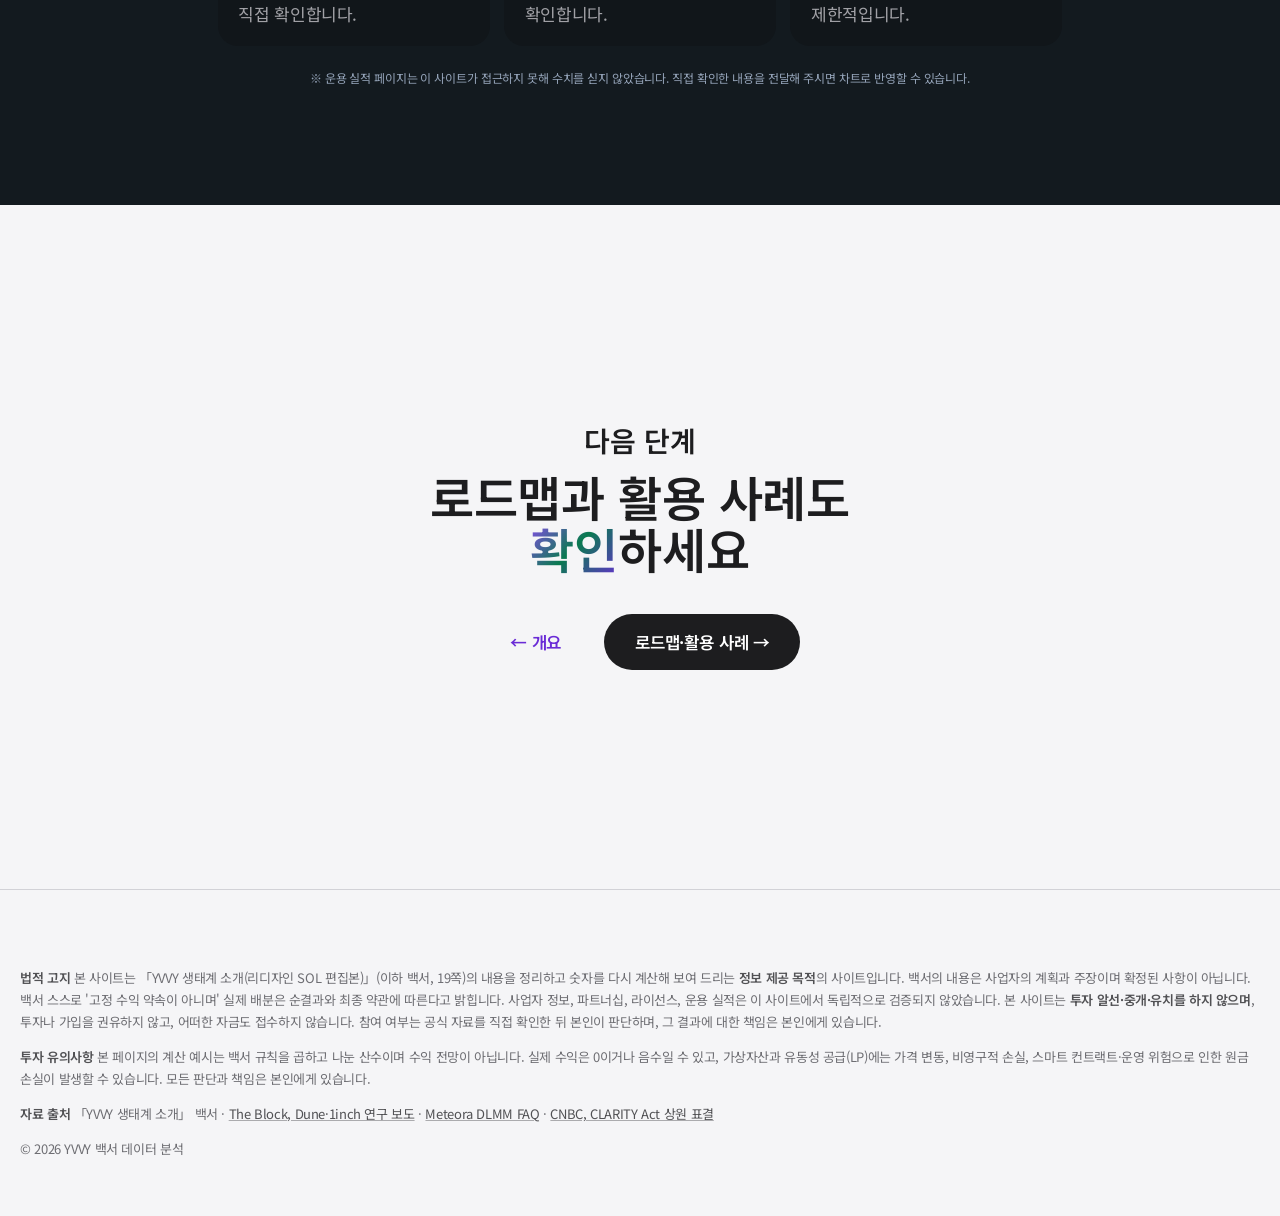
<file: company.html>
<!doctype html>
<html lang="ko">
<head>
<meta charset="UTF-8">
<meta name="viewport" content="width=device-width, initial-scale=1.0,viewport-fit=cover">
<title>YVVY 프로젝트 분석 — 포지셔닝과 핵심 경쟁력</title>
<meta name="description" content="YVVY 백서의 컨셉·포지셔닝·핵심 경쟁력·트레이딩 방식·AI 지원 방식을 구조화하고 검증 가능 여부를 함께 표시합니다.">
<meta property="og:title" content="YVVY 프로젝트 분석 — 포지셔닝과 핵심 경쟁력">
<meta property="og:image" content="assets/og.png">
<meta property="og:locale" content="ko_KR">
<link rel="preconnect" href="https://fonts.googleapis.com">
<link rel="stylesheet" href="https://fonts.googleapis.com/css2?family=Noto+Sans+KR:wght@400;600;700&display=swap">
<meta name="theme-color" content="#000000">
<link rel="stylesheet" href="site.css?v=yvvy20261102b">
<script>document.documentElement.classList.add('js');</script>
<link rel="stylesheet" href="yvvy-viz.css?v=sol20261110d">
</head>
<body data-step="3">
<nav class="nav">
  <a class="nav-logo" href="#top">YVVY<span class="hide-s"> · 프로젝트 분석</span></a>
  <a class="nav-cta" href="nocapital-join.html">참여 구조</a>
</nav>

<section class="hero" id="top">
  <div class="wrap-wide">
    <div class="eyebrow reveal">YVVY · 자산 트레이딩 센터</div>
    <h1 class="display reveal">복잡함은 시스템에,<br><span class="gold">단순함은 사용자에게</span></h1>
    <p class="sub reveal">YVVY가 스스로 설명하는 모습과 <em>확인된 것</em>을 구분합니다</p>
    <p class="body reveal" style="max-width:680px;margin-left:auto;margin-right:auto">이 페이지는 백서 5–10쪽을 기준으로 프로젝트의 <strong>자기 설명</strong>을 정리하고, 각 항목이 외부에서 <strong>검증 가능한지</strong> 표시합니다.</p>
    <figure class="cover reveal"><img src="assets/yvvy-cover-01.jpg" alt="YVVY 백서 표지: 자산 트레이딩 센터, Liquidity Intelligence" loading="lazy"></figure>
    <p class="fine reveal">YVVY 생태계 소개 백서 표지 (19쪽)</p>
    <div class="cta-row reveal"><a class="btn btn-gold" href="assets/YVVY-whitepaper.pdf" download="YVVY-백서.pdf">백서 원문 다운로드 (PDF) ↓</a></div>
    <p class="fine reveal">YVVY 생태계 소개(리디자인 SOL 편집본) · 19쪽 · 약 1.7MB</p>
  </div>
</section>
<section id="problem">
  <div class="wrap-wide" style="text-align:center">
    <div class="eyebrow reveal">컨셉과 포지셔닝</div>
    <h2 class="display-md reveal">네 문장으로 요약된 <span class="gold">자기 정의</span></h2>
    <p class="body reveal" style="max-width:640px;margin-left:auto;margin-right:auto">백서 6쪽의 컨셉·포지셔닝·미션·비전을 그대로 옮겼습니다.</p>
<div class="grid g2 reveal"><div class="card gold-b"><div class="tag">01 핵심 컨셉</div><h3>Liquidity in Motion</h3><p>유동성은 정적인 자금이 아니라 끊임없이 순환하며 기회를 포착하는 가치 네트워크라고 정의합니다.</p></div><div class="card gold-b"><div class="tag">02 포지셔닝</div><h3>혁신적인 금융 트레이딩 센터</h3><p>사용자 자금과 전문 LP 전략을 연결하고 참여 장벽을 낮춘다고 설명합니다.</p></div><div class="card gold-b"><div class="tag">03 미션</div><h3>더 간단하고, 투명하고, 전문적으로</h3><p>복잡한 운영 없이 디지털 자산 유동성 시장에 참여하게 한다는 목표입니다.</p></div><div class="card gold-b"><div class="tag">04 비전</div><h3>유동성 관리 분야의 선도 플랫폼</h3><p>전문 전략을 누구나 쉽게 이용하게 한다는 방향입니다.</p></div></div>
    <div class="risk reveal"><p><b>관찰.</b> 네 항목 모두 방향성 문장이며 측정 가능한 목표(운용 규모, 사용자 수, 목표 기간)가 없습니다.</p></div>
  </div>
</section>
<section class="alt">
  <div class="wrap-wide" style="text-align:center">
    <div class="eyebrow reveal">트레이딩 방식</div>
    <h2 class="display-md reveal">수수료는 <span class="gold">이렇게 발생</span>합니다</h2>
    <p class="body reveal" style="max-width:640px;margin-left:auto;margin-right:auto">백서 9쪽의 SOL/USDC 예시를 도식으로 그렸습니다.</p>
<div class="vz reveal">
  <h3>유동성 공급과 수수료 분배 흐름</h3>
  <p class="vz-cap">LP 자산 공급 → 유동성 풀 → 사용자 스왑 → 수수료 → 규칙에 따라 LP에 분배</p>
  <svg class="vz-flow" viewBox="0 0 760 210" role="img" aria-label="LP 자산이 유동성 풀에 공급되고 스왑 수수료가 LP에 분배되는 흐름" style="width:100%;height:auto;margin-top:1.2rem">
<style>.fb{fill:var(--vz-track)}.ft{fill:var(--vz-fg);font:700 17px inherit;font-family:inherit}.fs{fill:var(--vz-mute);font:400 14px inherit;font-family:inherit}.fa{stroke:var(--vz-acc);stroke-width:3;fill:none;marker-end:url(#ar)}</style>
<defs><marker id="ar" viewBox="0 0 10 10" refX="8" refY="5" markerWidth="7" markerHeight="7" orient="auto"><path d="M0 0L10 5L0 10z" fill="var(--vz-acc)"/></marker></defs>
<rect class="fb" x="10" y="60" width="150" height="90" rx="16"/><text class="ft" x="85" y="98" text-anchor="middle">LP(사용자 자금)</text><text class="fs" x="85" y="124" text-anchor="middle">SOL + USDC 공급</text>
<rect class="fb" x="305" y="40" width="150" height="130" rx="16"/><text class="ft" x="380" y="88" text-anchor="middle">유동성 풀</text><text class="fs" x="380" y="114" text-anchor="middle">SOL / USDC</text><text class="fs" x="380" y="136" text-anchor="middle">구간(bin) 단위</text>
<rect class="fb" x="600" y="10" width="150" height="70" rx="16"/><text class="ft" x="675" y="42" text-anchor="middle">스왑 사용자</text><text class="fs" x="675" y="64" text-anchor="middle">SOL 매수·매도</text>
<rect class="fb" x="600" y="130" width="150" height="70" rx="16"/><text class="ft" x="675" y="162" text-anchor="middle">수수료 분배</text><text class="fs" x="675" y="184" text-anchor="middle">규칙에 따라 LP에</text>
<path class="fa" d="M162 105H300"/><path class="fa" d="M600 45H460"/><path class="fa" d="M455 140L596 160"/>
</svg>
  <p class="vz-src">출처: YVVY 백서 9쪽 · 거래에서 수수료가 발생하며 플랫폼의 메커니즘과 규칙에 따라 분배됩니다.</p>
</div>
    <p class="body reveal" style="max-width:640px;margin-left:auto;margin-right:auto">여기서 주목할 점: 수수료는 <b>거래가 있을 때만, 가격이 구간 안에 있을 때만</b> 생깁니다. 백서가 말하는 '유휴 유동성'이 문제가 되는 이유입니다.</p>
  </div>
</section>
<section>
  <div class="wrap-wide" style="text-align:center">
    <div class="eyebrow reveal">핵심 경쟁력</div>
    <h2 class="display-md reveal">여섯 가지 <span class="gold">경쟁력 주장</span></h2>
    <p class="body reveal" style="max-width:640px;margin-left:auto;margin-right:auto">백서 8쪽의 6개 항목입니다. <strong>오른쪽 열이 이 사이트의 확인 결과</strong>입니다.</p>
<div class="tbl-wrap reveal"><table><thead><tr><th>백서의 경쟁력 주장</th><th>내용</th><th>공개 근거</th></tr></thead><tbody><tr><td>전략 기술 해자</td><td>전문 시장 리서치와 전략 체계로 재사용 가능한 역량 구축</td><td>없음</td></tr><tr><td>유동성 관리 집중</td><td>공급이 아닌 관리에 집중, 자본 효율·기회 포착</td><td>없음</td></tr><tr><td>지능형 모니터링·리스크 관리</td><td>포지션과 시장 변화를 모니터링하고 동적 조정</td><td>없음</td></tr><tr><td>투명하고 전문적인 참여</td><td>복잡한 LP 전략을 간단·투명·전문적으로</td><td>온체인 기록으로 검증 가능(주소 공개 필요)</td></tr><tr><td>사용자 경험</td><td>풀 선택·구간 관리·리밸런싱·모니터링 불필요</td><td>앱 화면 공개 자료 없음</td></tr><tr><td>생태계 성장 메커니즘</td><td>성장 인센티브·협업으로 커뮤니티 확장</td><td>인센티브 표만 공개(재원 미공개)</td></tr></tbody></table></div>
<div data-yz="radar" data-title="주장 대비 공개 근거" data-cap="0 = 근거 없음 · 1 = 일부·조건부 공개 · 2 = 충분히 확인 (위 표의 ‘공개 근거’ 열을 점수화한 정성 표시)" data-max="2" data-labels="전략 기술 해자|유동성 관리 집중|모니터링·리스크|투명·전문 참여|사용자 경험|성장 메커니즘" data-series='[{"n": "백서의 주장(6개 항목)", "v": [2, 2, 2, 2, 2, 2], "c": "#86868b", "o": 0.06, "d": 1}, {"n": "이 사이트가 확인한 공개 근거", "v": [0, 0, 0, 1, 0, 1], "c": "#14f195", "o": 0.28}]' data-alt="백서 경쟁력 6개 항목의 공개 근거 레이더 차트" data-src="출처: 백서 8쪽 항목 · 점수는 위 표의 확인 결과를 옮긴 것이며 계산식이 있는 수치가 아닙니다" class="reveal"></div>
  </div>
</section>
<section class="has-vbg alt">
  <div class="vbg flip" data-src="hero-bg.mp4" data-poster="hero-bg-poster.jpg" aria-hidden="true"></div>
  <div class="wrap-wide" style="text-align:center">
    <div class="eyebrow reveal">AI 지원 방식</div>
    <h2 class="display-md reveal">AI는 <span class="gold">무엇을 보나</span></h2>
    <p class="body reveal" style="max-width:640px;margin-left:auto;margin-right:auto">백서 10쪽: <strong>세 종류의 데이터</strong>를 비교·분석해 후보 기회 리스트를 만듭니다.</p>
<div class="grid g3 reveal"><div class="card gold-b"><div class="num">01</div><div class="tag">데이터 ①</div><h3>거래 데이터</h3><p>거래량 · 활성도 · 수수료 변화</p></div><div class="card gold-b"><div class="num">02</div><div class="tag">데이터 ②</div><h3>유동성 데이터</h3><p>시장 깊이 · 구간 분포 · 자금 경쟁</p></div><div class="card gold-b"><div class="num">03</div><div class="tag">데이터 ③</div><h3>리스크 데이터</h3><p>변동성 · 집중도 · 컨트랙트 및 진입·청산 비용</p></div></div>
    <div class="grid g2 reveal" style="margin-top:2rem"><div class="card gold-b"><div class="tag">산출물</div><h3>후보 기회 리스트</h3><p>기회와 리스크를 함께 비교해 반복 검색을 줄이고, 수익 숫자만 보는 관점을 지양한다고 합니다.</p></div><div class="card gold-b"><div class="tag">한계</div><h3>판단은 '지원'일 뿐</h3><p>AI는 판단 지원, 실행은 시스템 규칙, 통제는 리스크 관리라는 3단 구조입니다. 모델·검증 방식은 공개되지 않았습니다.</p></div></div>
  </div>
</section>
<section>
  <div class="wrap-wide" style="text-align:center">
    <div class="eyebrow reveal">팀과 출자</div>
    <h2 class="display-md reveal">공개 정보와 <span class="gold">미확인 정보</span></h2>
<div class="tbl-wrap reveal"><table><thead><tr><th>백서 기재</th><th>확인 상태</th></tr></thead><tbody><tr><td>WHALELAND LABS가 출자해 인큐베이팅한 핀테크 기업</td><td>공개 자료에서 근거 미확인</td></tr><tr><td>핵심 팀은 글로벌 주요 트레이딩 기관 출신 원년 멤버</td><td>이름·경력·이전 소속 미공개</td></tr><tr><td>트레이딩 시스템·마켓 메이킹·리스크 관리 경험</td><td>증빙 없음</td></tr><tr><td>자체 개발 AI 전략 시스템</td><td>기술 문서·감사 보고서 없음</td></tr></tbody></table></div>
    <div class="risk reveal"><p><b>판단 기준.</b> 자금을 맡기는 구조에서는 운영 주체의 신원, 법인, 라이선스가 확인되어야 합니다. 현재 공개된 범위만으로는 이를 확인할 수 없습니다.</p></div>
  </div>
</section>
<section id="community" class="alt">
  <div class="wrap-wide" style="text-align:center">
    <div class="eyebrow reveal">운용 환경</div>
    <h2 class="display-md reveal">Solana에서 <span class="gold">실제로 운용</span>한다면</h2>
    <p class="body reveal" style="max-width:640px;margin-left:auto;margin-right:auto">회사가 Solana의 Meteora를 사용한다는 정보가 있으나 <strong>백서에는 없습니다</strong>. 아래는 확인 방법입니다.</p>
<ul class="vz-check reveal"><li><b>운용 지갑 공개</b><span>5개 안팎의 지갑이 공개되어 있다면 Solscan 등 탐색기에서 직접 확인합니다.</span></li><li><b>풀별 손익 기록</b><span>진입·청산 날짜·시각과 풀별 손익이 모두 공개되는지 확인합니다.</span></li><li><b>규모와 기간</b><span>약 30 SOL 수준이라면 운용 규모가 작아 통계적 의미가 제한적입니다.</span></li></ul>
    <p class="fine reveal">※ 운용 실적 페이지는 이 사이트가 접근하지 못해 수치를 싣지 않았습니다. 직접 확인한 내용을 전달해 주시면 차트로 반영할 수 있습니다.</p>
  </div>
</section>
<section id="cta">
  <div class="wrap">
    <div class="eyebrow reveal">다음 단계</div>
    <h2 class="display reveal">로드맵과 활용 사례도<br><span class="gold">확인</span>하세요</h2>
    <div class="pagenav reveal"><a class="btn btn-ghost" href="nocapital.html">← 개요</a><a class="btn btn-gold" href="vision.html">로드맵·활용 사례 →</a></div>
  </div>
</section>
<footer>
  <div class="wrap">
    <p><strong>법적 고지</strong> 본 사이트는 「YVVY 생태계 소개(리디자인 SOL 편집본)」(이하 백서, 19쪽)의 내용을 정리하고 숫자를 다시 계산해 보여 드리는 <strong>정보 제공 목적</strong>의 사이트입니다. 백서의 내용은 사업자의 계획과 주장이며 확정된 사항이 아닙니다. 백서 스스로 '고정 수익 약속이 아니며' 실제 배분은 순결과와 최종 약관에 따른다고 밝힙니다. 사업자 정보, 파트너십, 라이선스, 운용 실적은 이 사이트에서 독립적으로 검증되지 않았습니다. 본 사이트는 <strong>투자 알선·중개·유치를 하지 않으며</strong>, 투자나 가입을 권유하지 않고, 어떠한 자금도 접수하지 않습니다. 참여 여부는 공식 자료를 직접 확인한 뒤 본인이 판단하며, 그 결과에 대한 책임은 본인에게 있습니다.</p>
    <p><strong>투자 유의사항</strong> 본 페이지의 계산 예시는 백서 규칙을 곱하고 나눈 산수이며 수익 전망이 아닙니다. 실제 수익은 0이거나 음수일 수 있고, 가상자산과 유동성 공급(LP)에는 가격 변동, 비영구적 손실, 스마트 컨트랙트·운영 위험으로 인한 원금 손실이 발생할 수 있습니다. 모든 판단과 책임은 본인에게 있습니다.</p>
    <p><strong>자료 출처</strong> 「YVVY 생태계 소개」 백서 · <a href="https://www.theblock.co/post/408591/dune-research-finds-85-of-concentrated-defi-liquidity-is-underutilized-with-150m-in-annual-fees-foregone" target="_blank" rel="noopener">The Block, Dune·1inch 연구 보도</a> · <a href="https://docs.meteora.ag/user-faq/dlmm-faq" target="_blank" rel="noopener">Meteora DLMM FAQ</a> · <a href="https://www.cnbc.com/2026/09/15/senate-cloture-vote-on-clarity-act-fails-dealing-regulatory-setback-to-crypto-industry.html" target="_blank" rel="noopener">CNBC, CLARITY Act 상원 표결</a></p>
    <p>© 2026 YVVY 백서 데이터 분석</p>
  </div>
</footer>

<div class="sticky"><a class="btn btn-gold" href="vision.html">로드맵 보기 →</a></div>

<script>
const io = new IntersectionObserver((es) => es.forEach(e => { if (e.isIntersecting) { e.target.classList.add('in'); io.unobserve(e.target); } }), { threshold: .12 });
document.querySelectorAll('.reveal').forEach(el => io.observe(el));
addEventListener('scroll', () => document.querySelector('.sticky').classList.toggle('on', scrollY > 500), { passive: true });
</script>
<script src="nocapital-apple.js?v=yvvy20261102b" defer></script>
<script src="nocapital-icons.js?v=yvvy20261102b" defer></script>
<script src="nocapital-herobg.js?v=yvvy20261102b" defer></script>
<script src="nocapital-motion.js?v=yvvy20261102b" defer></script>
<script src="nocapital-scroll.js?v=yvvy20261102b" defer></script>
<script src="funnel.js?v=yvvy20261102b" defer></script>
<script src="nocapital-responsive.js?v=yvvy20261102b" defer></script>
<script src="nocapital-apple3.js?v=yvvy20261102b" defer></script>
<script src="yvvy-apple.js?v=yvvy20261102b" defer></script>
<script src="yvvy-viz.js?v=sol20261110d" defer></script>
</body>
</html>
</file>
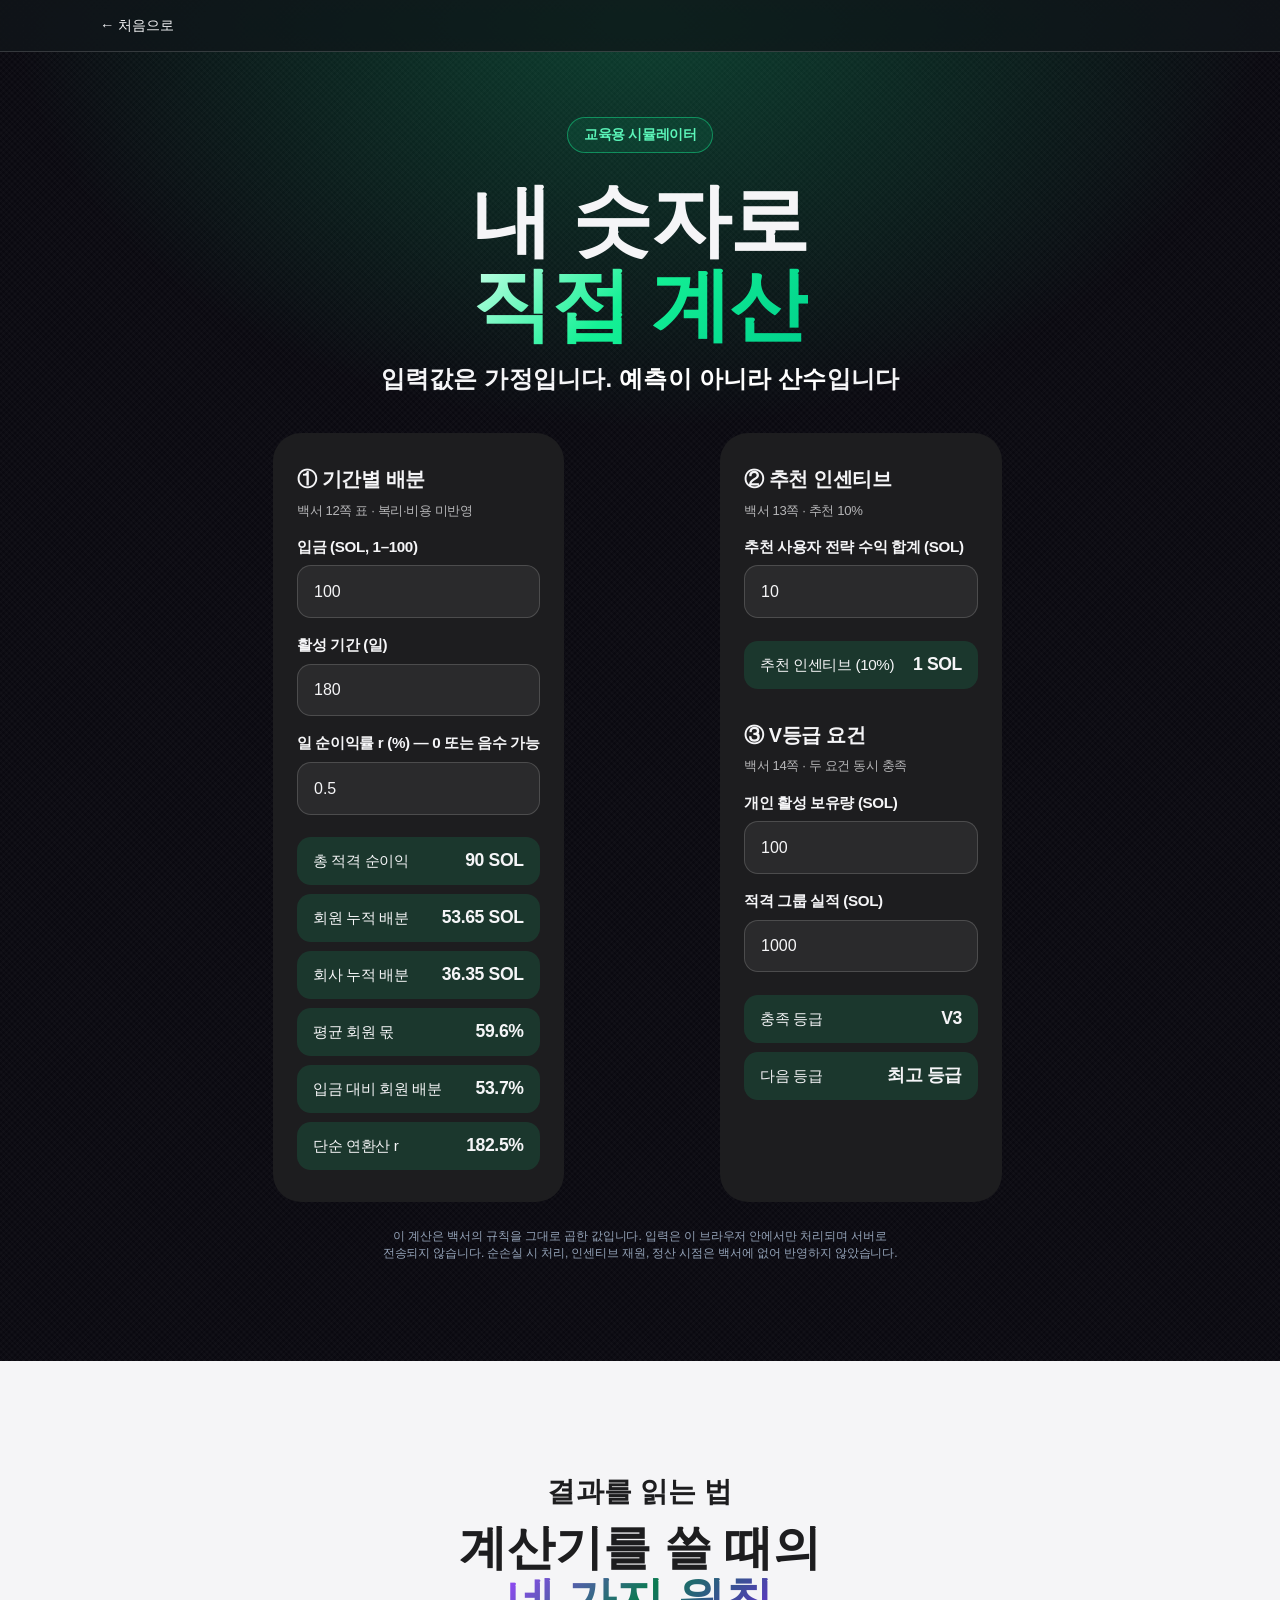
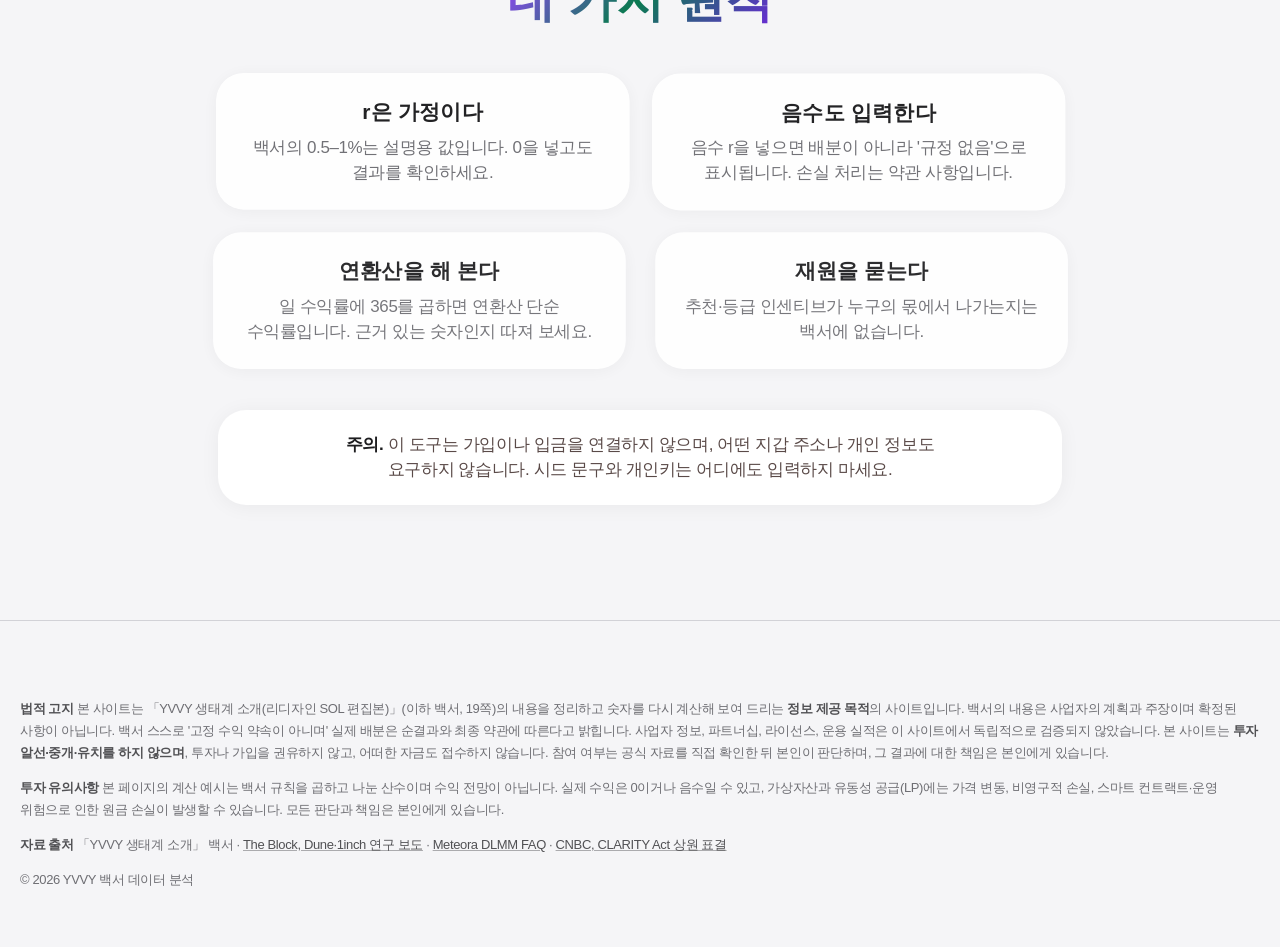
<file: my-link.html>
<!doctype html>
<html lang="ko">
<head>
<meta charset="UTF-8">
<meta name="viewport" content="width=device-width, initial-scale=1.0,viewport-fit=cover">
<title>참여 시뮬레이터 — YVVY 배분 계산</title>
<meta name="robots" content="noindex">
<meta name="theme-color" content="#000000">
<link rel="stylesheet" href="lite.css?v=yvvy20261102b">
<script>document.documentElement.classList.add('js');</script>
<style>
.mk { max-width: var(--col); margin: 0 auto; text-align: center; }
.mk input { width: 100%; max-width: 640px; padding: 1.05rem 1.2rem; border-radius: 16px; border: 1px solid rgba(20,241,149,.45); background: #0c1114; color: #f5f5f7; font: 500 1rem/1.4 ui-monospace, SFMono-Regular, Menlo, monospace; text-align: center; }
.mk input:focus { outline: 2px solid #14f195; outline-offset: 2px; }
.mk .msg { min-height: 1.6rem; margin-top: .8rem; font-size: .95rem; }
.mk .ok { color: #7ee2a8; } .mk .bad { color: #ff8a80; }
.out { margin: 1.6rem auto 0; max-width: 760px; text-align: left; }
.out label { display: block; font-size: .85rem; font-weight: 700; color: #14f195; letter-spacing: .06em; margin: 1.4rem 0 .5rem; }
.out .row { display: flex; gap: .6rem; }
.out .val { flex: 1; min-width: 0; padding: .9rem 1rem; border-radius: 14px; background: rgba(255,255,255,.06); color: #e8e6e0; font: 500 .9rem/1.4 ui-monospace, SFMono-Regular, Menlo, monospace; overflow-wrap: anywhere; }
.out button { flex: none; }
@media (max-width: 560px) { .out .row { flex-direction: column; } }
</style>
<style>
.mk .ref-steps{list-style:none;margin:1.6rem 0 0;padding:0;display:grid;gap:.6rem;text-align:left}
.mk .ref-steps li{background:rgba(255,255,255,.06);border-radius:14px;padding:.8rem 1rem}
.mk .ref-steps b{display:block;color:#f5f5f7;font-size:.98rem}
.mk .ref-steps span{display:block;margin-top:.2rem;color:#a1a1a6;font-size:.88rem;line-height:1.5}
.mk .ref-steps strong{color:#5bf5b9}
.mk .ref-alt{display:flex;flex-wrap:wrap;gap:.6rem;justify-content:center;margin-top:1.2rem}
.mk .ref-change{background:none;border:0;color:#5bf5b9;font:inherit;font-size:.9rem;text-decoration:underline;text-underline-offset:3px;cursor:pointer}
.mk .ref-pc{margin:1rem 0 0;padding:.8rem 1rem;border-radius:14px;background:rgba(20,241,149,.14);color:#5bf5b9;font-size:.88rem;line-height:1.55;text-align:left}
</style>
<style>.sim{max-width:34rem;margin:0 auto;text-align:left}.sim .calc-row{max-width:none}.sim h3{margin:0 0 .4rem}.sim small{display:block;color:inherit;opacity:.7;font-size:.82rem}.simwrap{display:grid;gap:1.6rem;grid-template-columns:repeat(auto-fit,minmax(min(100%,22rem),1fr));max-width:980px;margin:2.4rem auto 0}</style>
<link rel="stylesheet" href="yvvy-viz.css?v=sol20261110d">
</head>
<body>
<nav class="nav"><a class="nav-logo" href="nocapital.html">← 처음으로</a></nav>

<section class="hero" style="min-height:auto">
  <div class="wrap-wide">
    <div class="badge reveal">교육용 시뮬레이터</div>
    <h1 class="display reveal">내 숫자로<br><span class="gold">직접 계산</span></h1>
    <p class="sub reveal">입력값은 가정입니다. <em>예측이 아니라 산수</em>입니다</p>
    <div class="simwrap">
      <div class="ref-box calc reveal sim" id="calc">
        <h3>① 기간별 배분</h3><small>백서 12쪽 표 · 복리·비용 미반영</small>
        <div class="calc-row"><label for="dep">입금 (SOL, 1–100)</label><input id="dep" type="number" inputmode="decimal" min="1" max="100" step="any" value="100"></div>
        <div class="calc-row"><label for="days">활성 기간 (일)</label><input id="days" type="number" inputmode="numeric" min="1" max="3650" value="180"></div>
        <div class="calc-row"><label for="r">일 순이익률 r (%) — 0 또는 음수 가능</label><input id="r" type="number" inputmode="decimal" step="any" value="0.5"></div>
        <div class="calc-out" id="out" aria-live="polite"></div>
      </div>
      <div class="ref-box calc reveal sim">
        <h3>② 추천 인센티브</h3><small>백서 13쪽 · 추천 10%</small>
        <div class="calc-row"><label for="t1">추천 사용자 전략 수익 합계 (SOL)</label><input id="t1" type="number" inputmode="decimal" step="any" value="10"></div>
        <div class="calc-out" id="out2" aria-live="polite"></div>
        <h3 style="margin-top:2rem">③ V등급 요건</h3><small>백서 14쪽 · 두 요건 동시 충족</small>
        <div class="calc-row"><label for="pv">개인 활성 보유량 (SOL)</label><input id="pv" type="number" inputmode="decimal" min="0" step="any" value="100"></div>
        <div class="calc-row"><label for="gv">적격 그룹 실적 (SOL)</label><input id="gv" type="number" inputmode="decimal" min="0" step="any" value="1000"></div>
        <div class="calc-out" id="out3" aria-live="polite"></div>
      </div>
    </div>
    <p class="fine reveal" style="margin-top:1.6rem">이 계산은 백서의 규칙을 그대로 곱한 값입니다. 입력은 이 브라우저 안에서만 처리되며 서버로 전송되지 않습니다. 순손실 시 처리, 인센티브 재원, 정산 시점은 백서에 없어 반영하지 않았습니다.</p>
  </div>
</section>

<section class="lt">
  <div class="wrap">
    <div class="eyebrow reveal">결과를 읽는 법</div>
    <h2 class="display-md reveal">계산기를 쓸 때의<br><span class="gold">네 가지 원칙</span></h2>
    <div class="grid g2 reveal">
      <div class="card"><h3>r은 가정이다</h3><p>백서의 0.5–1%는 설명용 값입니다. 0을 넣고도 결과를 확인하세요.</p></div>
      <div class="card"><h3>음수도 입력한다</h3><p>음수 r을 넣으면 배분이 아니라 '규정 없음'으로 표시됩니다. 손실 처리는 약관 사항입니다.</p></div>
      <div class="card"><h3>연환산을 해 본다</h3><p>일 수익률에 365를 곱하면 연환산 단순 수익률입니다. 근거 있는 숫자인지 따져 보세요.</p></div>
      <div class="card"><h3>재원을 묻는다</h3><p>추천·등급 인센티브가 누구의 몫에서 나가는지는 백서에 없습니다.</p></div>
    </div>
    <div class="risk reveal"><p><b>주의.</b> 이 도구는 가입이나 입금을 연결하지 않으며, 어떤 지갑 주소나 개인 정보도 요구하지 않습니다. 시드 문구와 개인키는 어디에도 입력하지 마세요.</p></div>
  </div>
</section>

<footer>
  <div class="wrap">
    <p><strong>법적 고지</strong> 본 사이트는 「YVVY 생태계 소개(리디자인 SOL 편집본)」(이하 백서, 19쪽)의 내용을 정리하고 숫자를 다시 계산해 보여 드리는 <strong>정보 제공 목적</strong>의 사이트입니다. 백서의 내용은 사업자의 계획과 주장이며 확정된 사항이 아닙니다. 백서 스스로 '고정 수익 약속이 아니며' 실제 배분은 순결과와 최종 약관에 따른다고 밝힙니다. 사업자 정보, 파트너십, 라이선스, 운용 실적은 이 사이트에서 독립적으로 검증되지 않았습니다. 본 사이트는 <strong>투자 알선·중개·유치를 하지 않으며</strong>, 투자나 가입을 권유하지 않고, 어떠한 자금도 접수하지 않습니다. 참여 여부는 공식 자료를 직접 확인한 뒤 본인이 판단하며, 그 결과에 대한 책임은 본인에게 있습니다.</p>
    <p><strong>투자 유의사항</strong> 본 페이지의 계산 예시는 백서 규칙을 곱하고 나눈 산수이며 수익 전망이 아닙니다. 실제 수익은 0이거나 음수일 수 있고, 가상자산과 유동성 공급(LP)에는 가격 변동, 비영구적 손실, 스마트 컨트랙트·운영 위험으로 인한 원금 손실이 발생할 수 있습니다. 모든 판단과 책임은 본인에게 있습니다.</p>
    <p><strong>자료 출처</strong> 「YVVY 생태계 소개」 백서 · <a href="https://www.theblock.co/post/408591/dune-research-finds-85-of-concentrated-defi-liquidity-is-underutilized-with-150m-in-annual-fees-foregone" target="_blank" rel="noopener">The Block, Dune·1inch 연구 보도</a> · <a href="https://docs.meteora.ag/user-faq/dlmm-faq" target="_blank" rel="noopener">Meteora DLMM FAQ</a> · <a href="https://www.cnbc.com/2026/09/15/senate-cloture-vote-on-clarity-act-fails-dealing-regulatory-setback-to-crypto-industry.html" target="_blank" rel="noopener">CNBC, CLARITY Act 상원 표결</a></p>
    <p>© 2026 YVVY 백서 데이터 분석</p>
  </div>
</footer>

<script>
(function(){
  function sh(d){return d<=7?.3:d<=30?.4:d<=60?.5:d<=90?.6:d<=180?.7:.8}
  function f(n,dp){return n.toLocaleString('ko-KR',{maximumFractionDigits:dp==null?2:dp})}
  function line(a,b){return '<div class="calc-line"><span>'+a+'</span><b>'+b+'</b></div>'}
  function g(id){return document.getElementById(id)}
  function run(){
    var dep=+g('dep').value||0,days=Math.min(3650,Math.max(1,Math.floor(+g('days').value||0))),r=(+g('r').value||0)/100,cs=0;
    for(var d=1;d<=days;d++)cs+=sh(d);
    var h='';
    if(dep<1||dep>100)h+=line('입금 범위','백서 기준 1–100 SOL');
    if(r<0){h+=line('순이익률이 음수','배분 규정 없음')+line('원금 영향','백서에 규정 없음, 약관 확인')}
    else{var gross=dep*r*days,mem=dep*r*cs;
      h+=line('총 적격 순이익',f(gross)+' SOL')+line('회원 누적 배분',f(mem)+' SOL')+line('회사 누적 배분',f(gross-mem)+' SOL')+line('평균 회원 몫',days?f(cs/days*100,1)+'%':'-')+line('입금 대비 회원 배분',f(mem/Math.max(dep,1e-9)*100,1)+'%')+line('단순 연환산 r',f(r*365*100,1)+'%')}
    g('out').innerHTML=h;
    var t1=+g('t1').value||0;
    g('out2').innerHTML=line('추천 인센티브 (10%)',f(Math.max(t1,0)*.10,3)+' SOL')+(t1<0?line('음수 입력','0으로 처리, 규정 없음'):'');
    var p=+g('pv').value||0,q=+g('gv').value||0,G=[['V6',1000,50000],['V5',500,20000],['V4',100,5000],['V3',50,1000],['V2',10,150],['V1',5,50]],hit=null;
    for(var i=0;i<G.length;i++){if(p>=G[i][1]&&q>=G[i][2]){hit=G[i];break}}
    var nx=null;for(var j=G.length-1;j>=0;j--){if(!(p>=G[j][1]&&q>=G[j][2])){nx=G[j];}else break}
    g('out3').innerHTML=line('충족 등급',hit?hit[0]:'없음')+(nx?line('다음 등급 '+nx[0],'개인 '+f(nx[1],0)+' · 그룹 '+f(nx[2],0)+' SOL'):line('다음 등급','최고 등급'));
  }
  ['dep','days','r','t1','pv','gv'].forEach(function(id){g(id).addEventListener('input',run)});run();
})();
</script>
<script src="nocapital-apple.js?v=yvvy20261102b" defer></script>
<script src="nocapital-motion.js?v=yvvy20261102b" defer></script>
<script src="nocapital-apple3.js?v=yvvy20261102b" defer></script>
<script src="yvvy-apple.js?v=yvvy20261102b" defer></script>
<script src="yvvy-viz.js?v=sol20261110d" defer></script>
</body>
</html>
</file>
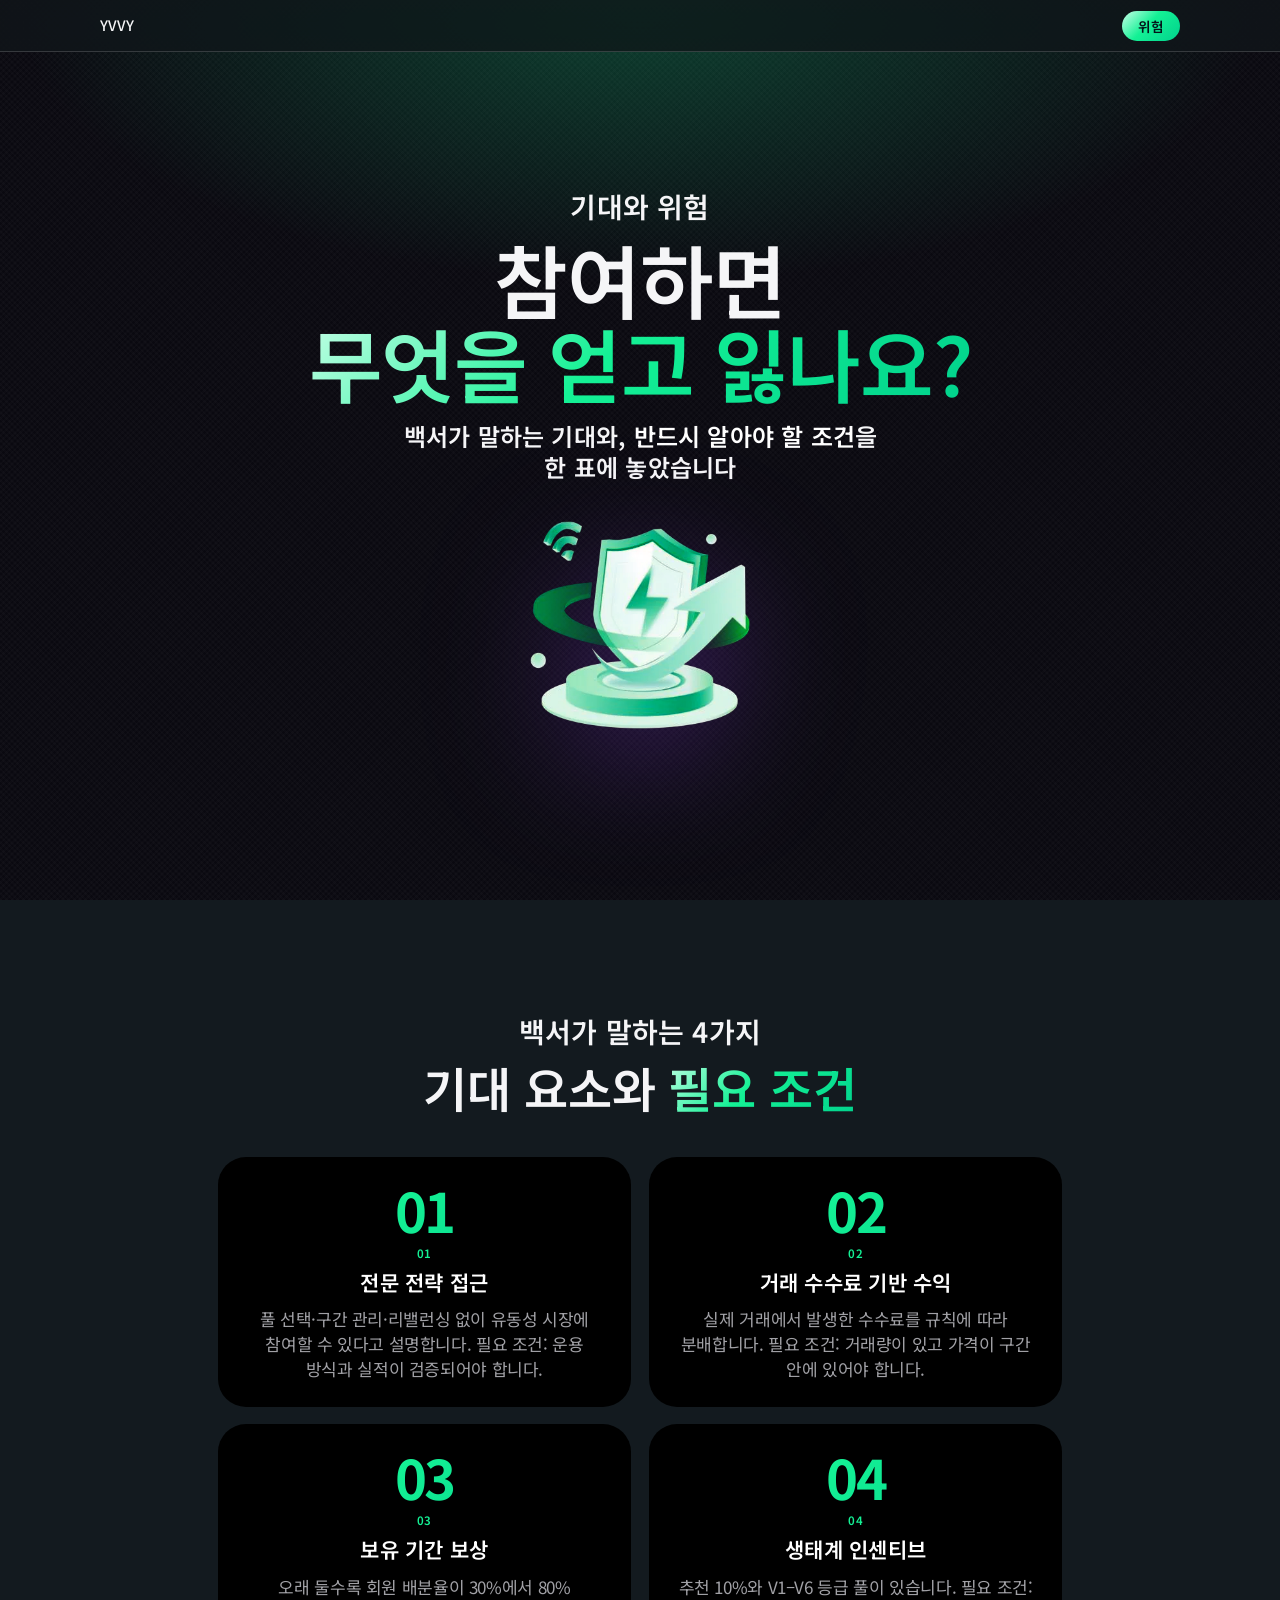
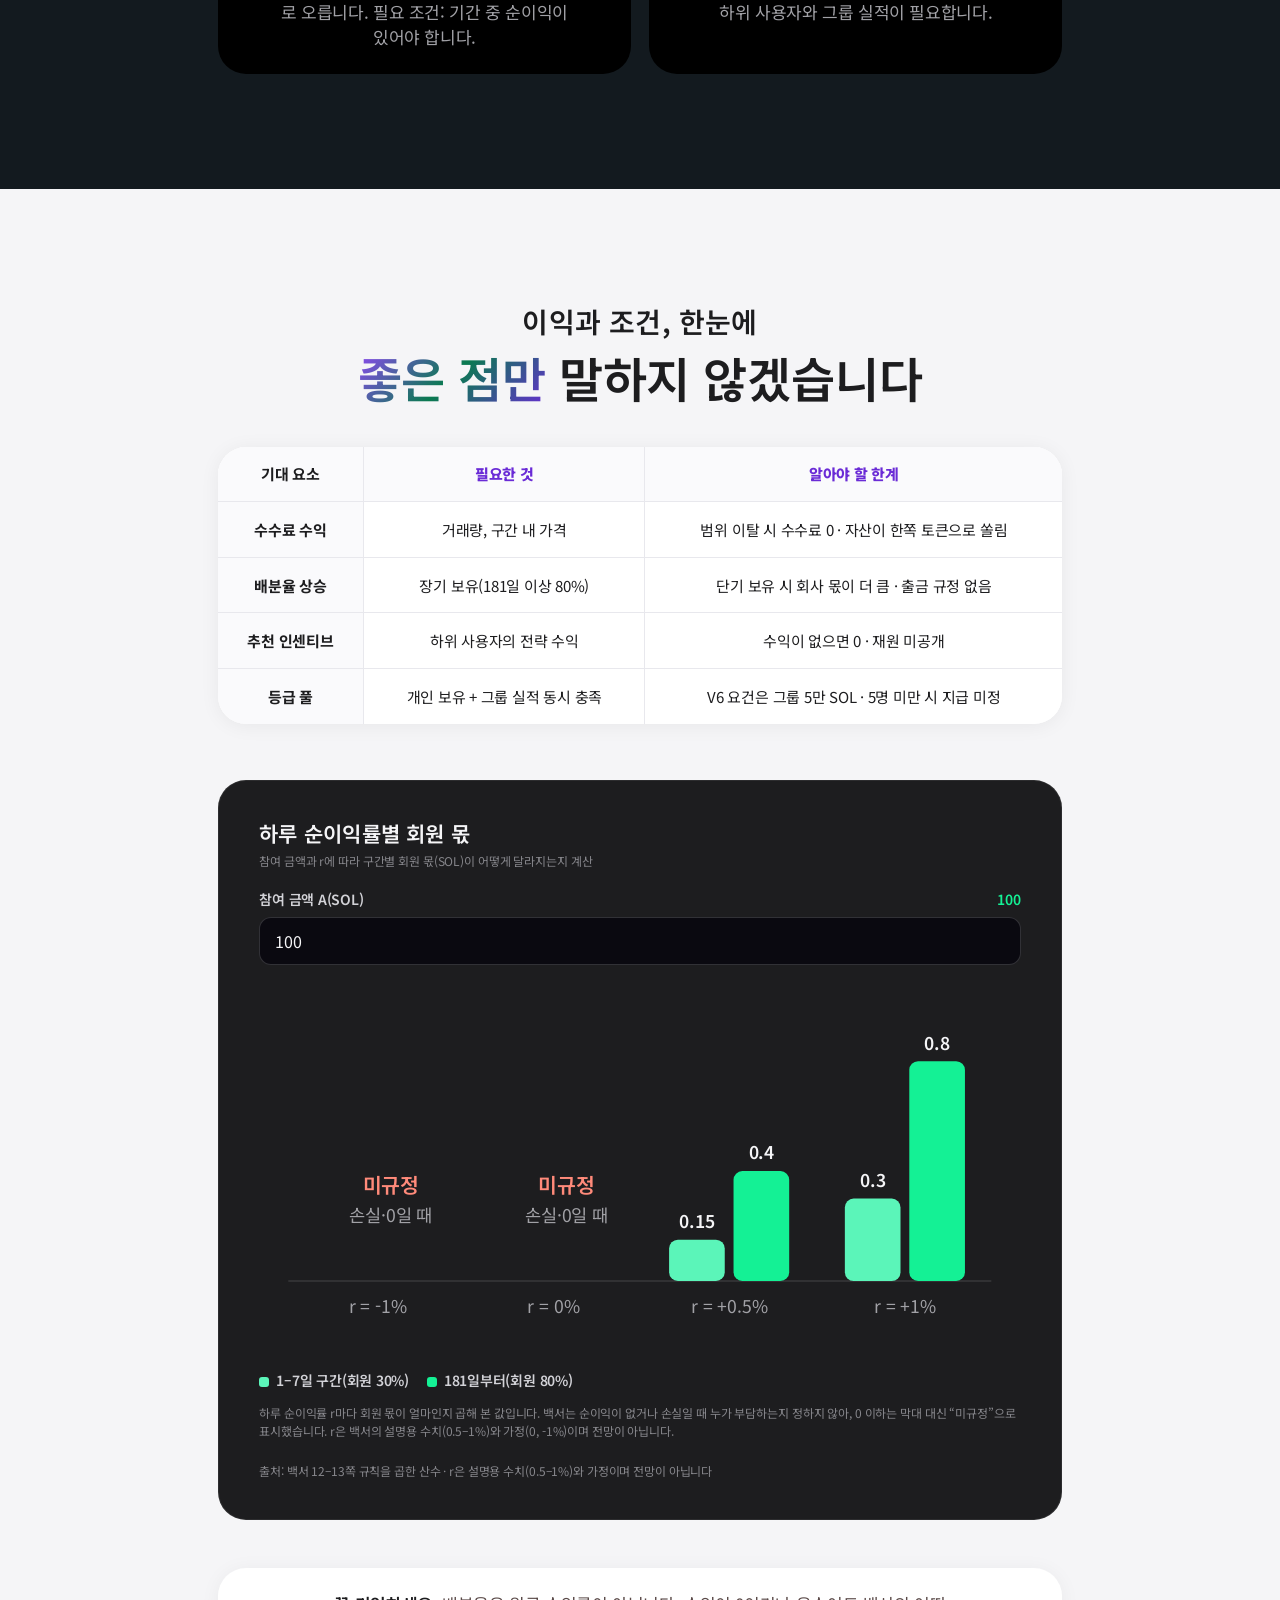
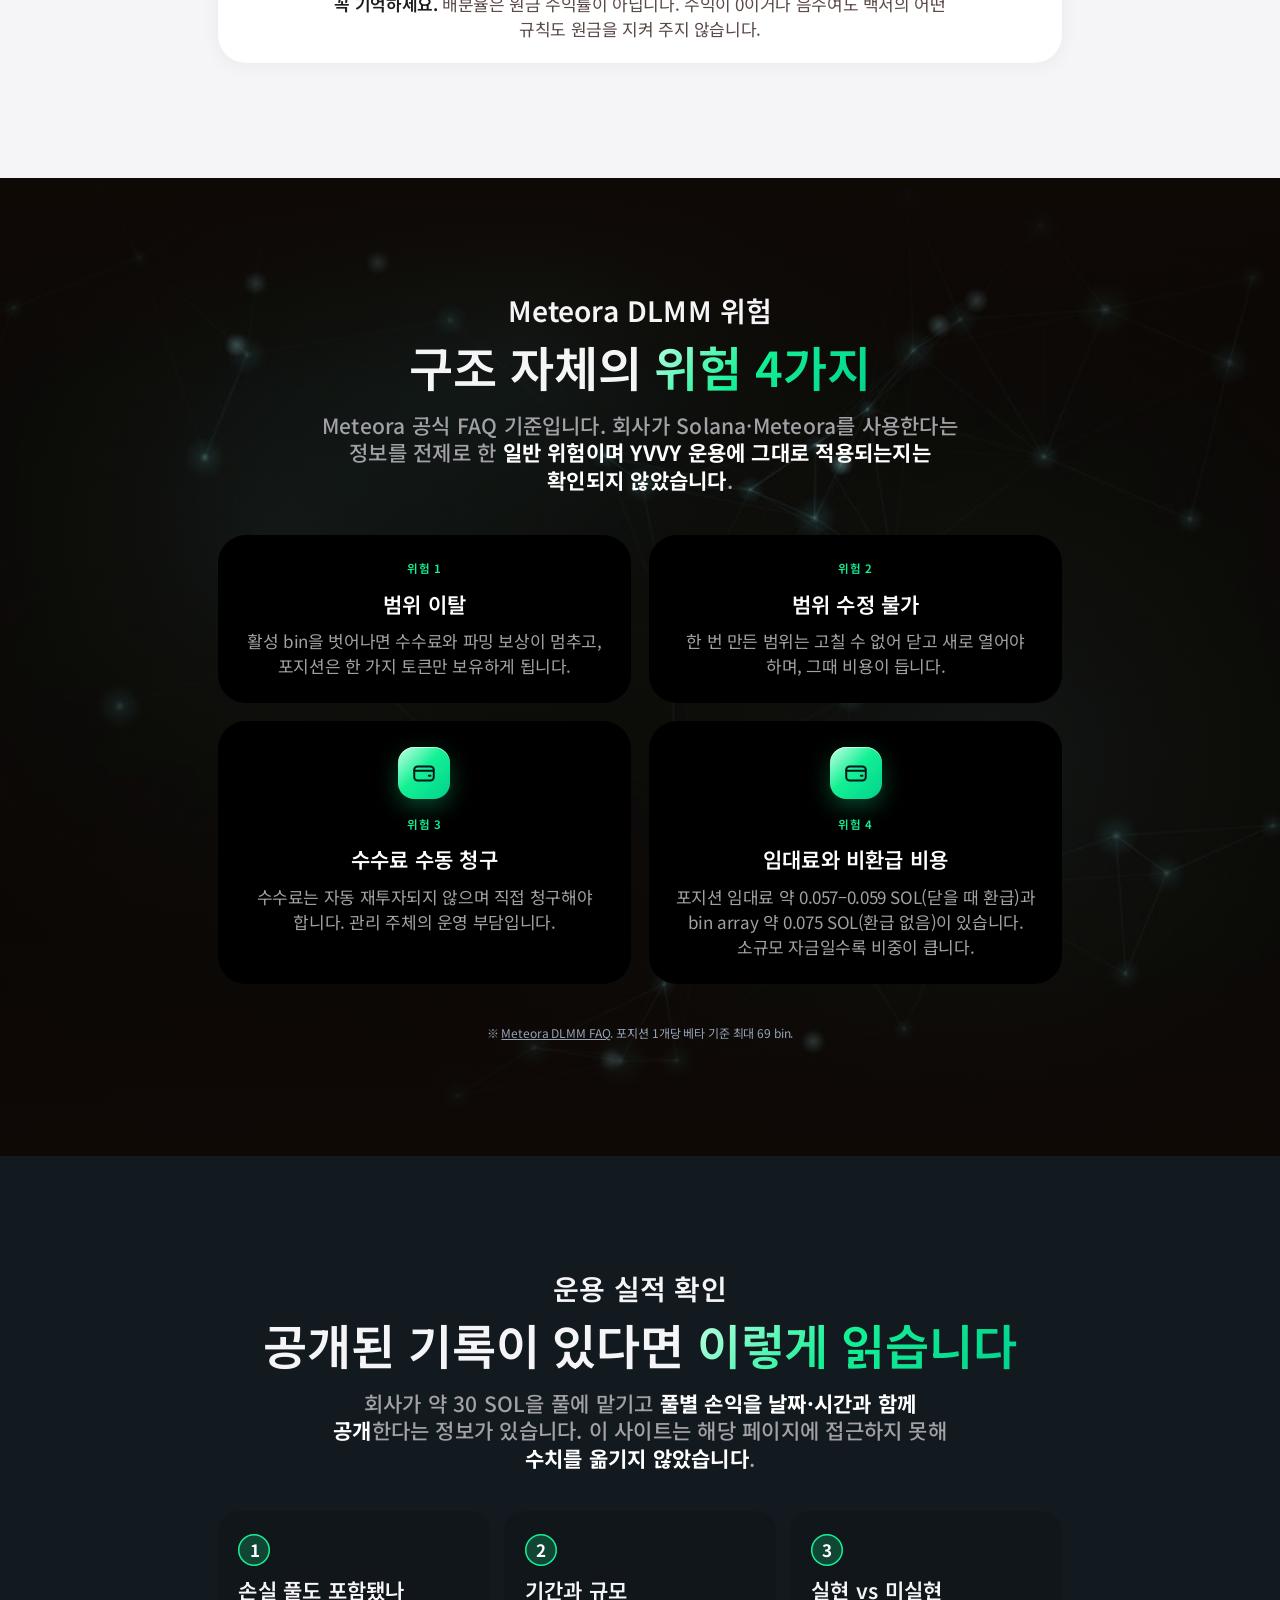
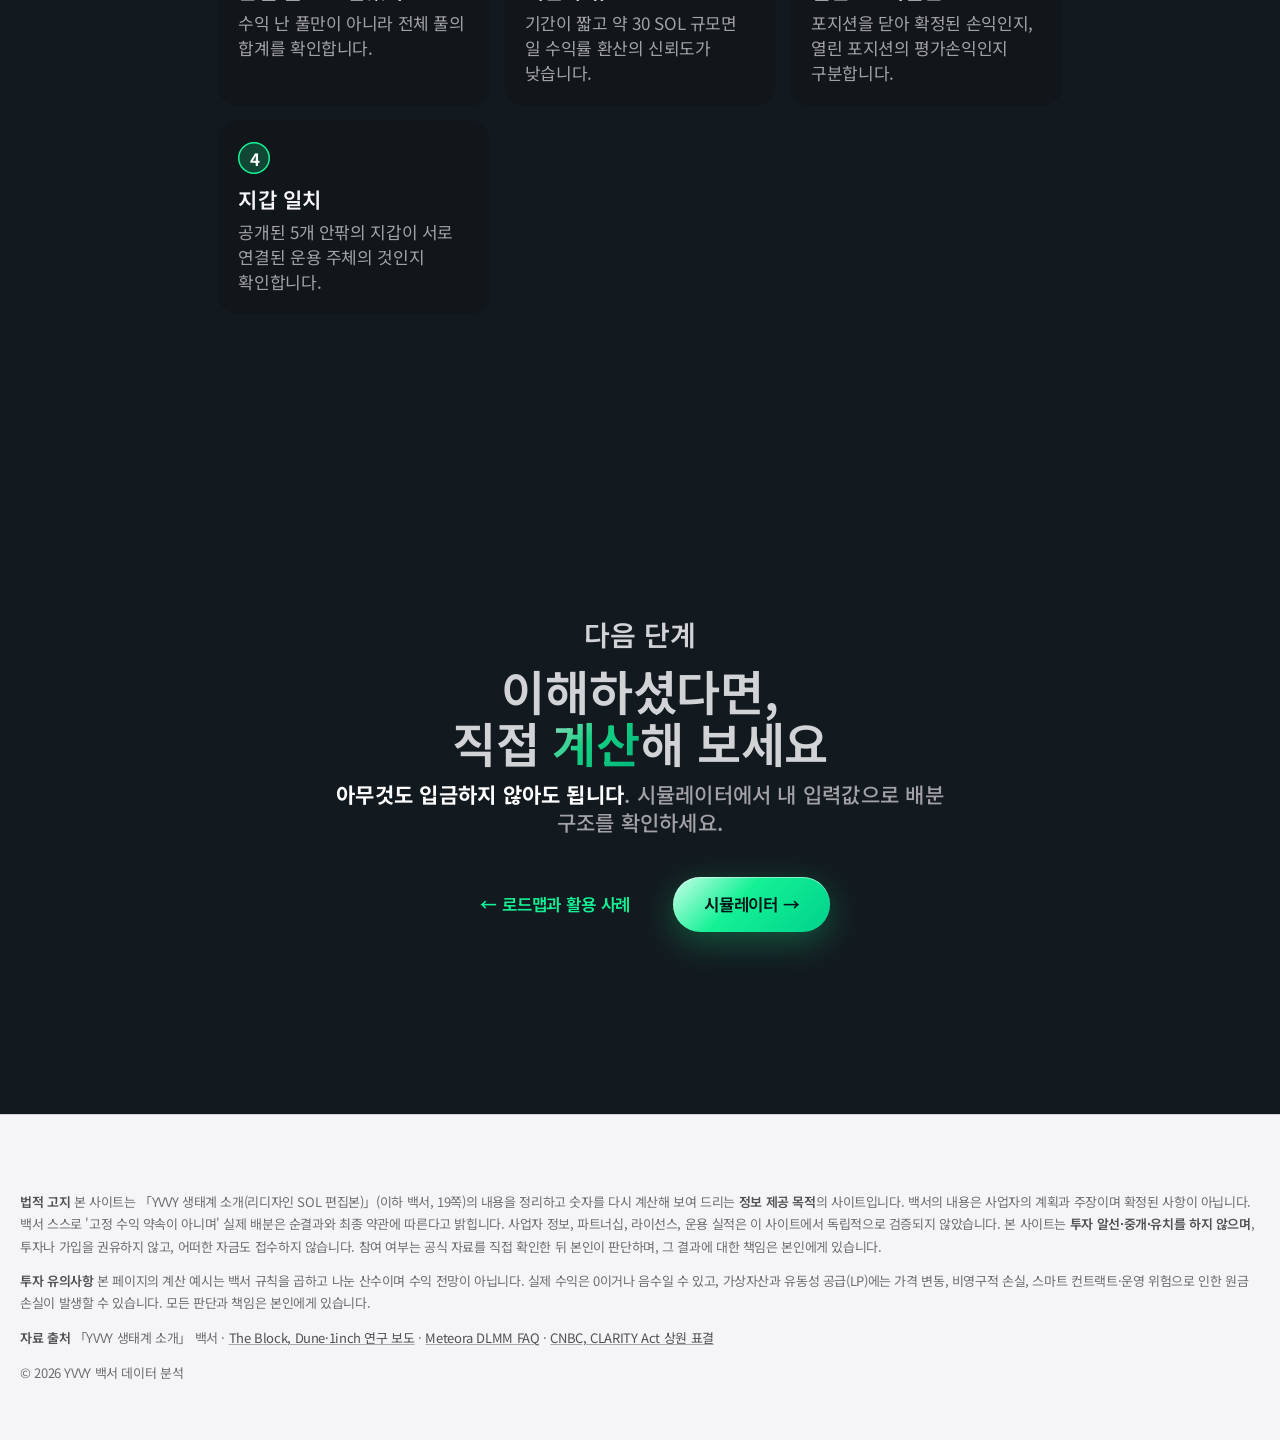
<file: nocapital-benefits.html>
<!doctype html>
<html lang="ko">
<head>
<meta charset="UTF-8">
<meta name="viewport" content="width=device-width, initial-scale=1.0,viewport-fit=cover">
<title>기대와 위험 — YVVY 참여 시 얻을 수 있는 것과 조건</title>
<meta name="description" content="YVVY 백서가 설명하는 기대 요소와 그에 필요한 조건, Meteora DLMM 운용 구조의 위험을 나란히 정리합니다.">
<meta property="og:title" content="기대와 위험 — YVVY">
<meta property="og:image" content="assets/og.png">
<meta property="og:locale" content="ko_KR">
<link rel="preconnect" href="https://fonts.googleapis.com">
<link rel="stylesheet" href="https://fonts.googleapis.com/css2?family=Noto+Sans+KR:wght@400;600;700&display=swap">
<meta name="theme-color" content="#000000">
<link rel="stylesheet" href="site.css?v=yvvy20261102b">
<script>document.documentElement.classList.add('js');</script>
<link rel="stylesheet" href="yvvy-viz.css?v=sol20261110d">
</head>
<body>
<nav class="nav">
  <a class="nav-logo" href="nocapital.html">YVVY</a>
  <a class="nav-cta" href="#risk">위험</a>
</nav>

<section class="hero" style="min-height:auto">
  <div class="wrap">
    <div class="eyebrow reveal">기대와 위험</div>
    <h1 class="display reveal">참여하면<br><span class="gold">무엇을 얻고 잃나요?</span></h1>
    <p class="sub reveal">백서가 말하는 기대와, <em>반드시 알아야 할 조건</em>을<br>한 표에 놓았습니다</p>
  <img class="yz-img sm" src="assets/yvvy-shield.webp" width="342" height="323" alt="보호 방패 3D 이미지(백서 2쪽)" loading="eager" decoding="async">
  </div>
</section>
<section class="alt">
  <div class="wrap-wide" style="text-align:center">
    <div class="eyebrow reveal">백서가 말하는 4가지</div>
    <h2 class="display-md reveal">기대 요소와 <span class="gold">필요 조건</span></h2>
<div class="grid g2 reveal"><div class="card gold-b"><div class="num">01</div><div class="tag">01</div><h3>전문 전략 접근</h3><p>풀 선택·구간 관리·리밸런싱 없이 유동성 시장에 참여할 수 있다고 설명합니다. 필요 조건: 운용 방식과 실적이 검증되어야 합니다.</p></div><div class="card gold-b"><div class="num">02</div><div class="tag">02</div><h3>거래 수수료 기반 수익</h3><p>실제 거래에서 발생한 수수료를 규칙에 따라 분배합니다. 필요 조건: 거래량이 있고 가격이 구간 안에 있어야 합니다.</p></div><div class="card gold-b"><div class="num">03</div><div class="tag">03</div><h3>보유 기간 보상</h3><p>오래 둘수록 회원 배분율이 30%에서 80%로 오릅니다. 필요 조건: 기간 중 순이익이 있어야 합니다.</p></div><div class="card gold-b"><div class="num">04</div><div class="tag">04</div><h3>생태계 인센티브</h3><p>추천 10%와 V1–V6 등급 풀이 있습니다. 필요 조건: 하위 사용자와 그룹 실적이 필요합니다.</p></div></div>
  </div>
</section>
<section>
  <div class="wrap-wide" style="text-align:center">
    <div class="eyebrow reveal">이익과 조건, 한눈에</div>
    <h2 class="display-md reveal"><span class="gold">좋은 점만</span> 말하지 않겠습니다</h2>
<div class="tbl-wrap reveal"><table><thead><tr><th>기대 요소</th><th>필요한 것</th><th>알아야 할 한계</th></tr></thead><tbody><tr><td>수수료 수익</td><td>거래량, 구간 내 가격</td><td>범위 이탈 시 수수료 0 · 자산이 한쪽 토큰으로 쏠림</td></tr><tr><td>배분율 상승</td><td>장기 보유(181일 이상 80%)</td><td>단기 보유 시 회사 몫이 더 큼 · 출금 규정 없음</td></tr><tr><td>추천 인센티브</td><td>하위 사용자의 전략 수익</td><td>수익이 없으면 0 · 재원 미공개</td></tr><tr><td>등급 풀</td><td>개인 보유 + 그룹 실적 동시 충족</td><td>V6 요건은 그룹 5만 SOL · 5명 미만 시 지급 미정</td></tr></tbody></table></div>
<div data-yz="scen" data-title="하루 순이익률별 회원 몫" data-cap="참여 금액과 r에 따라 구간별 회원 몫(SOL)이 어떻게 달라지는지 계산" data-src="출처: 백서 12–13쪽 규칙을 곱한 산수 · r은 설명용 수치(0.5–1%)와 가정이며 전망이 아닙니다"></div>
    <div class="risk reveal"><p><b>꼭 기억하세요.</b> 배분율은 원금 수익률이 아닙니다. 수익이 0이거나 음수여도 백서의 어떤 규칙도 원금을 지켜 주지 않습니다.</p></div>
  </div>
</section>
<section id="risk" class="has-vbg alt">
  <div class="vbg" data-src="hero-bg.mp4" data-poster="hero-bg-poster.jpg" aria-hidden="true"></div>
  <div class="wrap-wide" style="text-align:center">
    <div class="eyebrow reveal">Meteora DLMM 위험</div>
    <h2 class="display-md reveal">구조 자체의 <span class="gold">위험 4가지</span></h2>
    <p class="body reveal" style="max-width:640px;margin-left:auto;margin-right:auto">Meteora 공식 FAQ 기준입니다. 회사가 Solana·Meteora를 사용한다는 정보를 전제로 한 <strong>일반 위험이며 YVVY 운용에 그대로 적용되는지는 확인되지 않았습니다</strong>.</p>
<div class="grid g2 reveal"><div class="card gold-b"><div class="tag">위험 1</div><h3>범위 이탈</h3><p>활성 bin을 벗어나면 수수료와 파밍 보상이 멈추고, 포지션은 한 가지 토큰만 보유하게 됩니다.</p></div><div class="card gold-b"><div class="tag">위험 2</div><h3>범위 수정 불가</h3><p>한 번 만든 범위는 고칠 수 없어 닫고 새로 열어야 하며, 그때 비용이 듭니다.</p></div><div class="card gold-b"><div class="tag">위험 3</div><h3>수수료 수동 청구</h3><p>수수료는 자동 재투자되지 않으며 직접 청구해야 합니다. 관리 주체의 운영 부담입니다.</p></div><div class="card gold-b"><div class="tag">위험 4</div><h3>임대료와 비환급 비용</h3><p>포지션 임대료 약 0.057–0.059 SOL(닫을 때 환급)과 bin array 약 0.075 SOL(환급 없음)이 있습니다. 소규모 자금일수록 비중이 큽니다.</p></div></div>
    <p class="fine reveal">※ <a href="https://docs.meteora.ag/user-faq/dlmm-faq" target="_blank" rel="noopener">Meteora DLMM FAQ</a>. 포지션 1개당 베타 기준 최대 69 bin.</p>
  </div>
</section>
<section>
  <div class="wrap-wide" style="text-align:center">
    <div class="eyebrow reveal">운용 실적 확인</div>
    <h2 class="display-md reveal">공개된 기록이 있다면 <span class="gold">이렇게 읽습니다</span></h2>
    <p class="body reveal" style="max-width:640px;margin-left:auto;margin-right:auto">회사가 약 30 SOL을 풀에 맡기고 <strong>풀별 손익을 날짜·시간과 함께 공개</strong>한다는 정보가 있습니다. 이 사이트는 해당 페이지에 접근하지 못해 <strong>수치를 옮기지 않았습니다</strong>.</p>
<ul class="vz-check reveal"><li><b>손실 풀도 포함됐나</b><span>수익 난 풀만이 아니라 전체 풀의 합계를 확인합니다.</span></li><li><b>기간과 규모</b><span>기간이 짧고 약 30 SOL 규모면 일 수익률 환산의 신뢰도가 낮습니다.</span></li><li><b>실현 vs 미실현</b><span>포지션을 닫아 확정된 손익인지, 열린 포지션의 평가손익인지 구분합니다.</span></li><li><b>지갑 일치</b><span>공개된 5개 안팎의 지갑이 서로 연결된 운용 주체의 것인지 확인합니다.</span></li></ul>
  </div>
</section>
<section class="alt" style="background:radial-gradient(ellipse 60% 50% at 50% 100%, rgba(20,241,149,.18), transparent 70%), var(--bg)">
  <div class="wrap">
    <div class="eyebrow reveal">다음 단계</div>
    <h2 class="display-md reveal">이해하셨다면,<br>직접 <span class="gold">계산</span>해 보세요</h2>
    <p class="body reveal"><strong>아무것도 입금하지 않아도 됩니다</strong>. 시뮬레이터에서 내 입력값으로 배분 구조를 확인하세요.</p>
    <div class="pagenav reveal"><a class="btn btn-ghost" href="vision.html">← 로드맵과 활용 사례</a><a class="btn btn-gold" href="my-link.html">시뮬레이터 →</a></div>
  </div>
</section>
<footer>
  <div class="wrap">
    <p><strong>법적 고지</strong> 본 사이트는 「YVVY 생태계 소개(리디자인 SOL 편집본)」(이하 백서, 19쪽)의 내용을 정리하고 숫자를 다시 계산해 보여 드리는 <strong>정보 제공 목적</strong>의 사이트입니다. 백서의 내용은 사업자의 계획과 주장이며 확정된 사항이 아닙니다. 백서 스스로 '고정 수익 약속이 아니며' 실제 배분은 순결과와 최종 약관에 따른다고 밝힙니다. 사업자 정보, 파트너십, 라이선스, 운용 실적은 이 사이트에서 독립적으로 검증되지 않았습니다. 본 사이트는 <strong>투자 알선·중개·유치를 하지 않으며</strong>, 투자나 가입을 권유하지 않고, 어떠한 자금도 접수하지 않습니다. 참여 여부는 공식 자료를 직접 확인한 뒤 본인이 판단하며, 그 결과에 대한 책임은 본인에게 있습니다.</p>
    <p><strong>투자 유의사항</strong> 본 페이지의 계산 예시는 백서 규칙을 곱하고 나눈 산수이며 수익 전망이 아닙니다. 실제 수익은 0이거나 음수일 수 있고, 가상자산과 유동성 공급(LP)에는 가격 변동, 비영구적 손실, 스마트 컨트랙트·운영 위험으로 인한 원금 손실이 발생할 수 있습니다. 모든 판단과 책임은 본인에게 있습니다.</p>
    <p><strong>자료 출처</strong> 「YVVY 생태계 소개」 백서 · <a href="https://www.theblock.co/post/408591/dune-research-finds-85-of-concentrated-defi-liquidity-is-underutilized-with-150m-in-annual-fees-foregone" target="_blank" rel="noopener">The Block, Dune·1inch 연구 보도</a> · <a href="https://docs.meteora.ag/user-faq/dlmm-faq" target="_blank" rel="noopener">Meteora DLMM FAQ</a> · <a href="https://www.cnbc.com/2026/09/15/senate-cloture-vote-on-clarity-act-fails-dealing-regulatory-setback-to-crypto-industry.html" target="_blank" rel="noopener">CNBC, CLARITY Act 상원 표결</a></p>
    <p>© 2026 YVVY 백서 데이터 분석</p>
  </div>
</footer>

<div class="sticky"><a class="btn btn-gold" href="my-link.html">시뮬레이터 →</a></div>

<script>
const io = new IntersectionObserver((es) => es.forEach(e => { if (e.isIntersecting) { e.target.classList.add('in'); io.unobserve(e.target); } }), { threshold: .12 });
document.querySelectorAll('.reveal').forEach(el => io.observe(el));
addEventListener('scroll', () => document.querySelector('.sticky').classList.toggle('on', scrollY > 500), { passive: true });
</script>
<script src="nocapital-apple.js?v=yvvy20261102b" defer></script>
<script src="nocapital-icons.js?v=yvvy20261102b" defer></script>
<script src="nocapital-motion.js?v=yvvy20261102b" defer></script>
<script src="nocapital-scroll.js?v=yvvy20261102b" defer></script>
<script src="funnel.js?v=yvvy20261102b" defer></script>
<script src="nocapital-responsive.js?v=yvvy20261102b" defer></script>
<script src="nocapital-apple3.js?v=yvvy20261102b" defer></script>
<script src="yvvy-apple.js?v=yvvy20261102b" defer></script>
<script src="yvvy-viz.js?v=sol20261110d" defer></script>
</body>
</html>
</file>
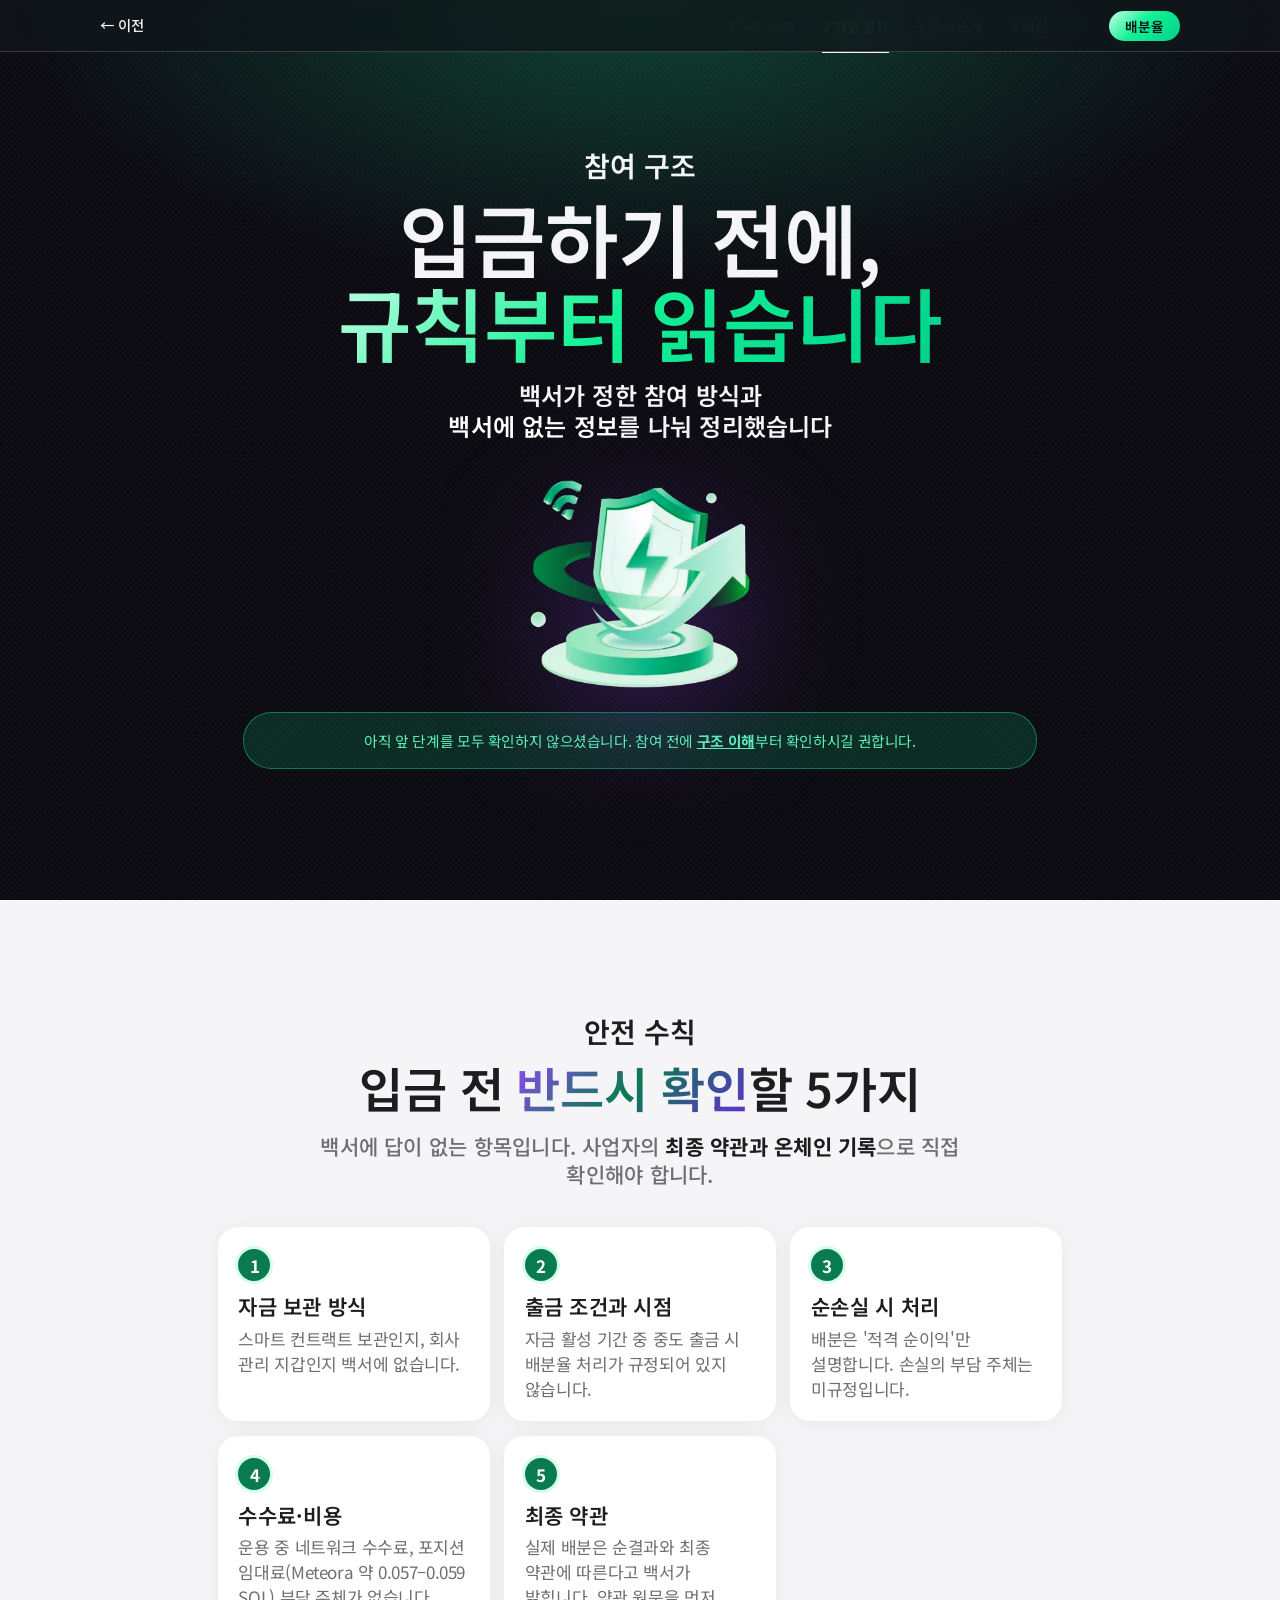
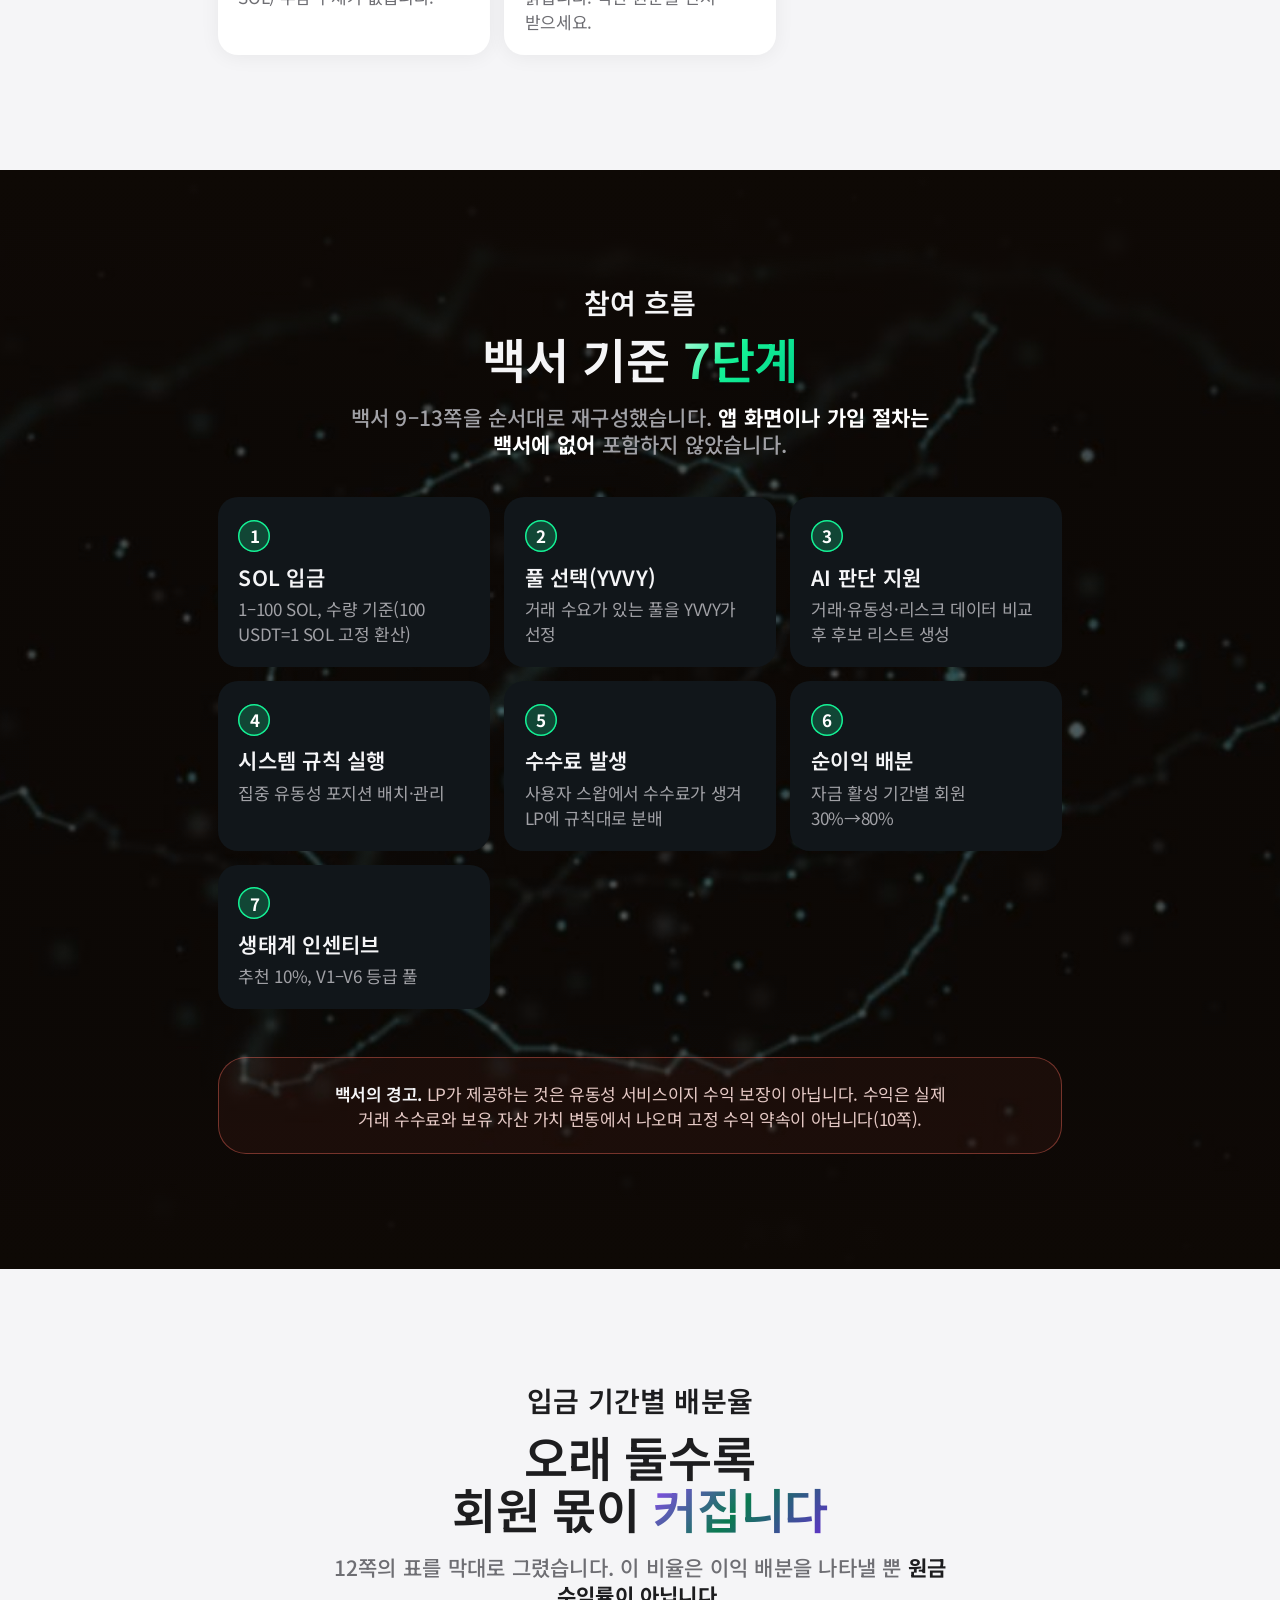
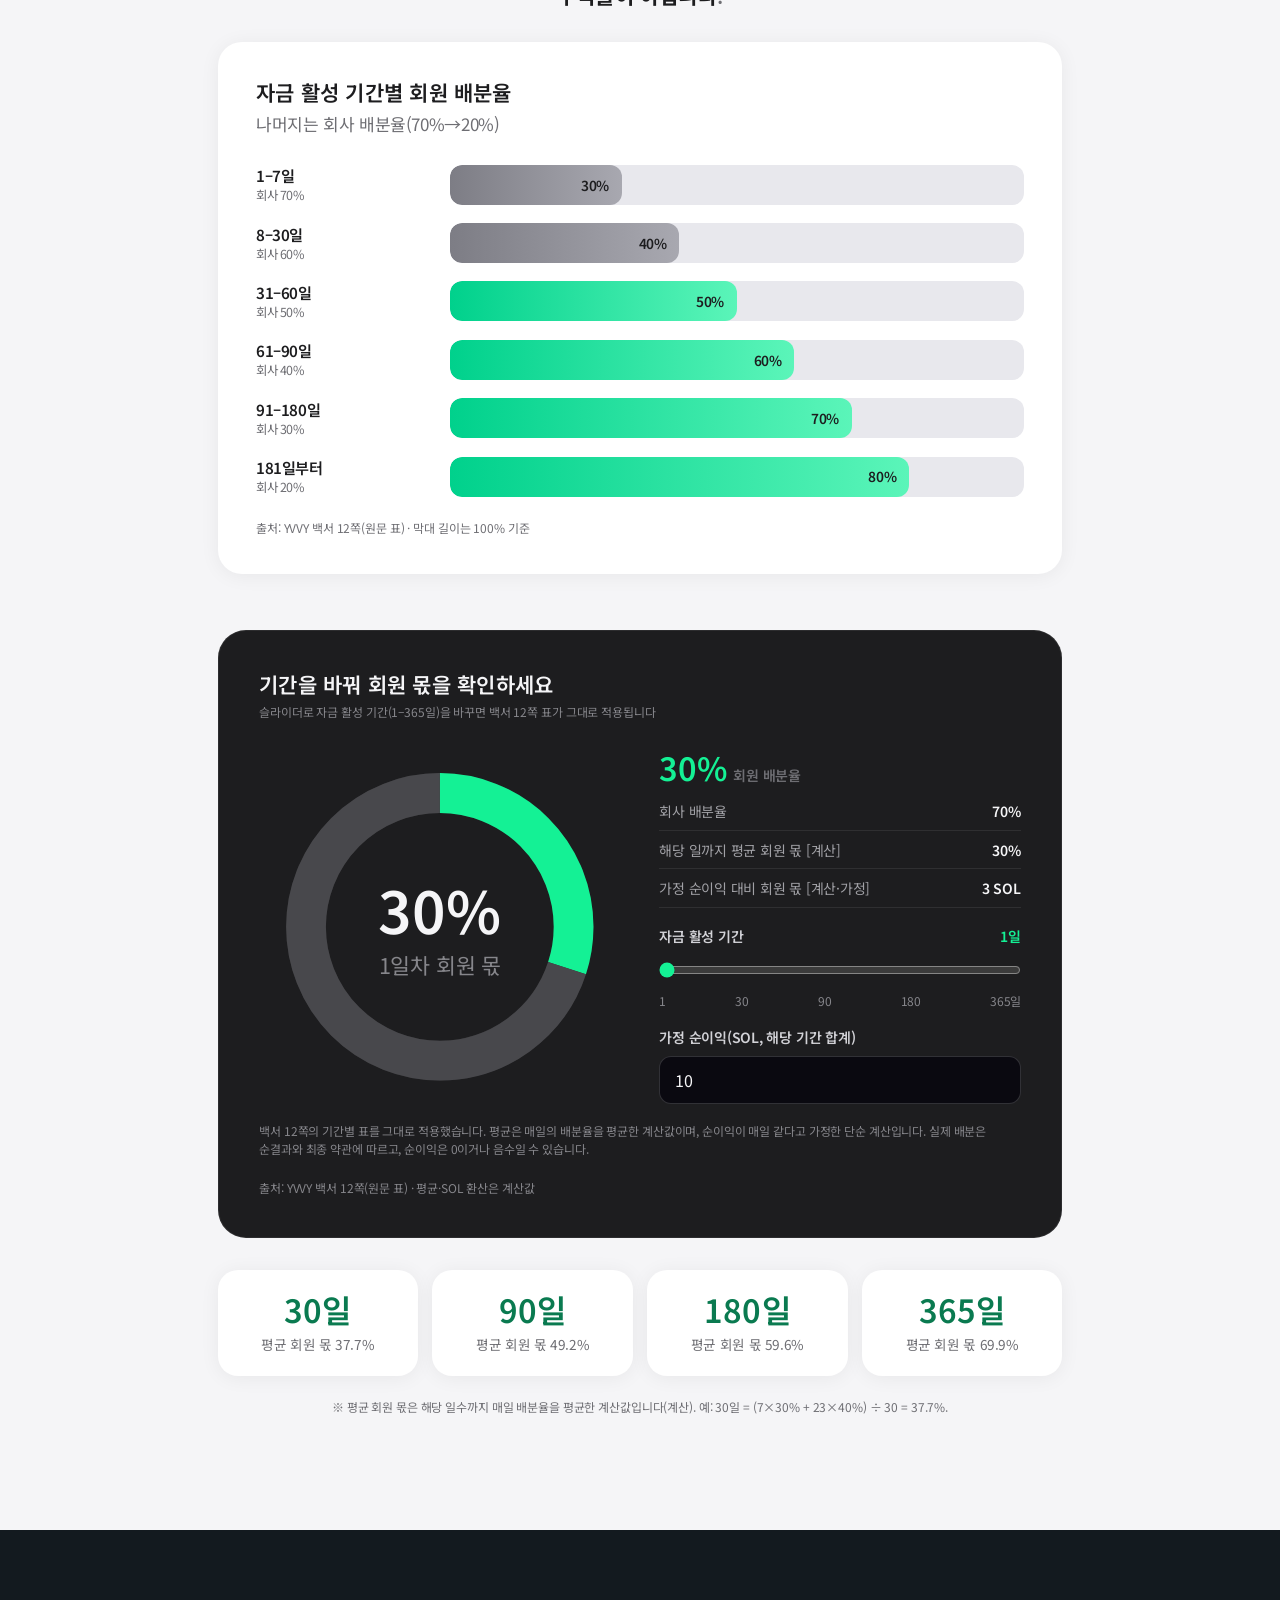
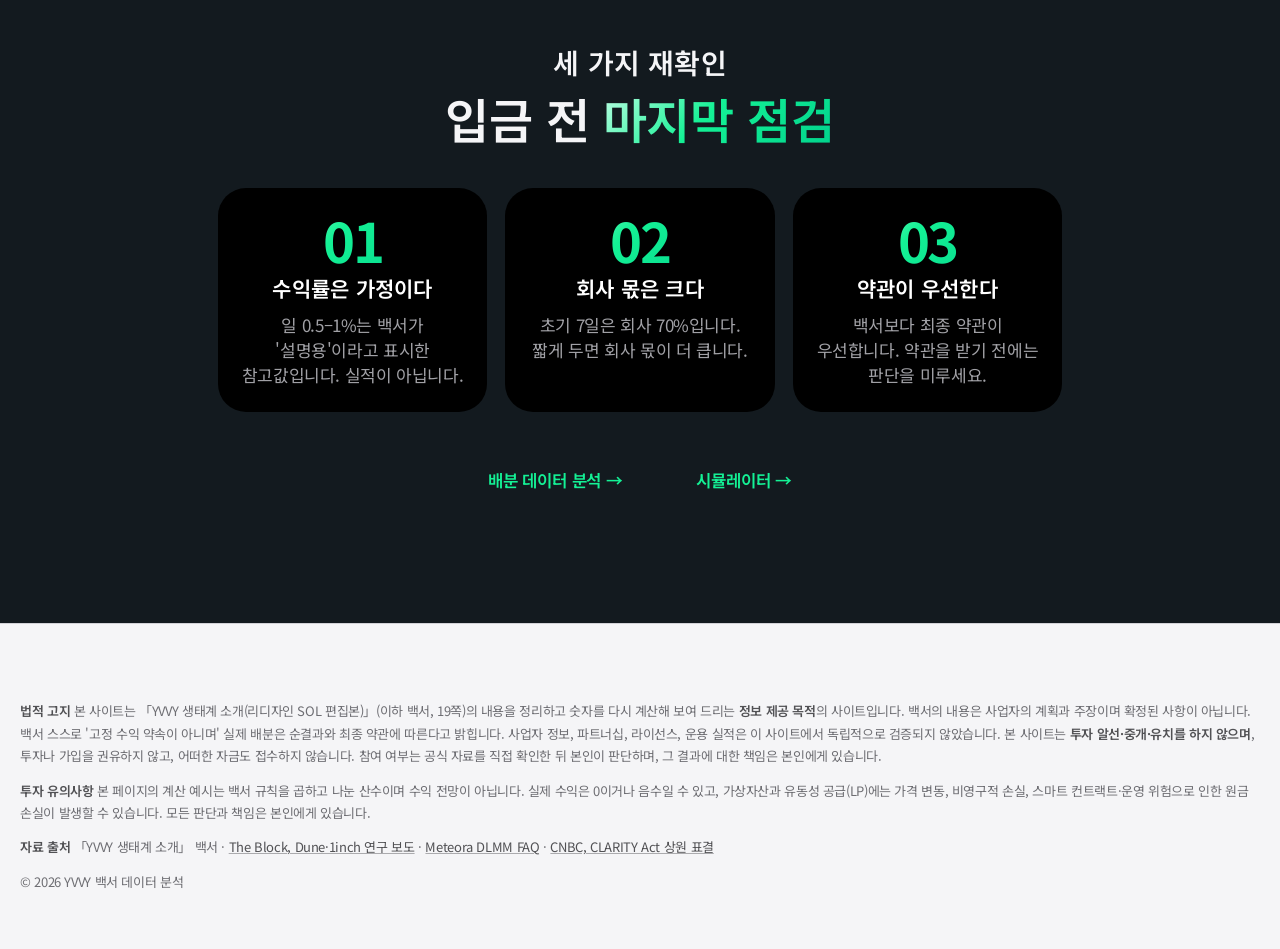
<file: nocapital-join.html>
<!doctype html>
<html lang="ko">
<head>
<meta charset="UTF-8">
<meta name="viewport" content="width=device-width, initial-scale=1.0,viewport-fit=cover">
<title>참여 구조와 입금 규칙 — YVVY 백서 분석</title>
<meta name="description" content="YVVY 백서의 입금 범위, 기간별 배분율, 참여 흐름을 단계별로 정리하고 백서에 없는 정보를 체크리스트로 제시합니다.">
<meta property="og:title" content="참여 구조와 입금 규칙 — YVVY 백서 분석">
<meta property="og:image" content="assets/og.png">
<meta property="og:locale" content="ko_KR">
<link rel="preconnect" href="https://fonts.googleapis.com">
<link rel="stylesheet" href="https://fonts.googleapis.com/css2?family=Noto+Sans+KR:wght@400;600;700&display=swap">
<meta name="theme-color" content="#000000">
<link rel="stylesheet" href="site.css?v=yvvy20261102b">
<script>document.documentElement.classList.add('js');</script>
<link rel="stylesheet" href="yvvy-viz.css?v=sol20261110d">
</head>
<body data-step="2">
<nav class="nav">
  <a class="nav-logo" href="nocapital.html">← 이전</a>
  <a class="nav-cta" href="#ref">배분율</a>
</nav>

<section class="hero" style="min-height:auto">
  <div class="wrap">
    <div class="eyebrow reveal">참여 구조</div>
    <h1 class="display reveal">입금하기 전에,<br><span class="gold">규칙부터 읽습니다</span></h1>
    <p class="sub reveal">백서가 정한 참여 방식과<br><em>백서에 없는 정보</em>를 나눠 정리했습니다</p>
  <img class="yz-img sm" src="assets/yvvy-shield.webp" width="342" height="323" alt="보호 방패 3D 이미지(백서 2쪽)" loading="eager" decoding="async">
  </div>
</section>
<section class="alt">
  <div class="wrap-wide" style="text-align:center">
    <div class="eyebrow reveal">안전 수칙</div>
    <h2 class="display-md reveal">입금 전 <span class="gold">반드시 확인</span>할 5가지</h2>
    <p class="body reveal" style="max-width:640px;margin-left:auto;margin-right:auto">백서에 답이 없는 항목입니다. 사업자의 <strong>최종 약관과 온체인 기록</strong>으로 직접 확인해야 합니다.</p>
<ul class="vz-check reveal"><li><b>자금 보관 방식</b><span>스마트 컨트랙트 보관인지, 회사 관리 지갑인지 백서에 없습니다.</span></li><li><b>출금 조건과 시점</b><span>자금 활성 기간 중 중도 출금 시 배분율 처리가 규정되어 있지 않습니다.</span></li><li><b>순손실 시 처리</b><span>배분은 '적격 순이익'만 설명합니다. 손실의 부담 주체는 미규정입니다.</span></li><li><b>수수료·비용</b><span>운용 중 네트워크 수수료, 포지션 임대료(Meteora 약 0.057–0.059 SOL) 부담 주체가 없습니다.</span></li><li><b>최종 약관</b><span>실제 배분은 순결과와 최종 약관에 따른다고 백서가 밝힙니다. 약관 원문을 먼저 받으세요.</span></li></ul>
  </div>
</section>
<section id="steps" class="has-vbg">
  <div class="vbg" data-src="join-bg.mp4" data-poster="join-bg-poster.jpg" aria-hidden="true"></div>
  <div class="wrap-wide" style="text-align:center">
    <div class="eyebrow reveal">참여 흐름</div>
    <h2 class="display-md reveal">백서 기준 <span class="gold">7단계</span></h2>
    <p class="body reveal" style="max-width:640px;margin-left:auto;margin-right:auto">백서 9–13쪽을 순서대로 재구성했습니다. <strong>앱 화면이나 가입 절차는 백서에 없어</strong> 포함하지 않았습니다.</p>
<ol class="vz-check reveal" style="grid-template-columns:repeat(auto-fit,minmax(min(100%,15rem),1fr))"><li><b>SOL 입금</b><span>1–100 SOL, 수량 기준(100 USDT=1 SOL 고정 환산)</span></li><li><b>풀 선택(YVVY)</b><span>거래 수요가 있는 풀을 YVVY가 선정</span></li><li><b>AI 판단 지원</b><span>거래·유동성·리스크 데이터 비교 후 후보 리스트 생성</span></li><li><b>시스템 규칙 실행</b><span>집중 유동성 포지션 배치·관리</span></li><li><b>수수료 발생</b><span>사용자 스왑에서 수수료가 생겨 LP에 규칙대로 분배</span></li><li><b>순이익 배분</b><span>자금 활성 기간별 회원 30%→80%</span></li><li><b>생태계 인센티브</b><span>추천 10%, V1–V6 등급 풀</span></li></ol>
    <div class="risk reveal"><p><b>백서의 경고.</b> LP가 제공하는 것은 유동성 서비스이지 수익 보장이 아닙니다. 수익은 실제 거래 수수료와 보유 자산 가치 변동에서 나오며 고정 수익 약속이 아닙니다(10쪽).</p></div>
  </div>
</section>
<section id="ref" class="alt">
  <div class="wrap-wide" style="text-align:center">
    <div class="eyebrow reveal">입금 기간별 배분율</div>
    <h2 class="display-md reveal">오래 둘수록<br>회원 몫이 <span class="gold">커집니다</span></h2>
    <p class="body reveal" style="max-width:640px;margin-left:auto;margin-right:auto">12쪽의 표를 막대로 그렸습니다. 이 비율은 이익 배분을 나타낼 뿐 <strong>원금 수익률이 아닙니다</strong>.</p>
<div class="vz reveal">
  <h3>자금 활성 기간별 회원 배분율</h3>
  <p class="vz-cap">나머지는 회사 배분율(70%→20%)</p>
  <div class="vz-hbar"><div class="vz-row"><div class="vz-lab">1–7일<small>회사 70%</small></div><div class="vz-track"><div class="vz-fill mute" style="--w:30.00%"><b>30%</b></div></div></div><div class="vz-row"><div class="vz-lab">8–30일<small>회사 60%</small></div><div class="vz-track"><div class="vz-fill mute" style="--w:40.00%"><b>40%</b></div></div></div><div class="vz-row"><div class="vz-lab">31–60일<small>회사 50%</small></div><div class="vz-track"><div class="vz-fill " style="--w:50.00%"><b>50%</b></div></div></div><div class="vz-row"><div class="vz-lab">61–90일<small>회사 40%</small></div><div class="vz-track"><div class="vz-fill " style="--w:60.00%"><b>60%</b></div></div></div><div class="vz-row"><div class="vz-lab">91–180일<small>회사 30%</small></div><div class="vz-track"><div class="vz-fill " style="--w:70.00%"><b>70%</b></div></div></div><div class="vz-row"><div class="vz-lab">181일부터<small>회사 20%</small></div><div class="vz-track"><div class="vz-fill " style="--w:80.00%"><b>80%</b></div></div></div></div>
  <p class="vz-src">출처: YVVY 백서 12쪽(원문 표) · 막대 길이는 100% 기준</p>
</div>
    <div data-yz="period" data-title="기간을 바꿔 회원 몫을 확인하세요" data-cap="슬라이더로 자금 활성 기간(1–365일)을 바꾸면 백서 12쪽 표가 그대로 적용됩니다" data-src="출처: YVVY 백서 12쪽(원문 표) · 평균·SOL 환산은 계산값" class="reveal"></div>
<div class="vz-stats reveal"><div class="vz-stat"><strong>30일</strong><span>평균 회원 몫 37.7%</span></div><div class="vz-stat"><strong>90일</strong><span>평균 회원 몫 49.2%</span></div><div class="vz-stat"><strong>180일</strong><span>평균 회원 몫 59.6%</span></div><div class="vz-stat"><strong>365일</strong><span>평균 회원 몫 69.9%</span></div></div>
    <p class="fine reveal">※ 평균 회원 몫은 해당 일수까지 매일 배분율을 평균한 계산값입니다(계산). 예: 30일 = (7×30% + 23×40%) ÷ 30 = 37.7%.</p>
  </div>
</section>
<section>
  <div class="wrap-wide" style="text-align:center">
    <div class="eyebrow reveal">세 가지 재확인</div>
    <h2 class="display-md reveal">입금 전 <span class="gold">마지막 점검</span></h2>
<div class="grid g3 reveal"><div class="card gold-b"><div class="num">01</div><h3>수익률은 가정이다</h3><p>일 0.5–1%는 백서가 '설명용'이라고 표시한 참고값입니다. 실적이 아닙니다.</p></div><div class="card gold-b"><div class="num">02</div><h3>회사 몫은 크다</h3><p>초기 7일은 회사 70%입니다. 짧게 두면 회사 몫이 더 큽니다.</p></div><div class="card gold-b"><div class="num">03</div><h3>약관이 우선한다</h3><p>백서보다 최종 약관이 우선합니다. 약관을 받기 전에는 판단을 미루세요.</p></div></div>
    <div class="pagenav reveal" style="margin-top:2.5rem"><a class="btn btn-ghost" href="nocapital-token.html">배분 데이터 분석 →</a><a class="btn btn-ghost" href="my-link.html">시뮬레이터 →</a></div>
  </div>
</section>
<footer>
  <div class="wrap">
    <p><strong>법적 고지</strong> 본 사이트는 「YVVY 생태계 소개(리디자인 SOL 편집본)」(이하 백서, 19쪽)의 내용을 정리하고 숫자를 다시 계산해 보여 드리는 <strong>정보 제공 목적</strong>의 사이트입니다. 백서의 내용은 사업자의 계획과 주장이며 확정된 사항이 아닙니다. 백서 스스로 '고정 수익 약속이 아니며' 실제 배분은 순결과와 최종 약관에 따른다고 밝힙니다. 사업자 정보, 파트너십, 라이선스, 운용 실적은 이 사이트에서 독립적으로 검증되지 않았습니다. 본 사이트는 <strong>투자 알선·중개·유치를 하지 않으며</strong>, 투자나 가입을 권유하지 않고, 어떠한 자금도 접수하지 않습니다. 참여 여부는 공식 자료를 직접 확인한 뒤 본인이 판단하며, 그 결과에 대한 책임은 본인에게 있습니다.</p>
    <p><strong>투자 유의사항</strong> 본 페이지의 계산 예시는 백서 규칙을 곱하고 나눈 산수이며 수익 전망이 아닙니다. 실제 수익은 0이거나 음수일 수 있고, 가상자산과 유동성 공급(LP)에는 가격 변동, 비영구적 손실, 스마트 컨트랙트·운영 위험으로 인한 원금 손실이 발생할 수 있습니다. 모든 판단과 책임은 본인에게 있습니다.</p>
    <p><strong>자료 출처</strong> 「YVVY 생태계 소개」 백서 · <a href="https://www.theblock.co/post/408591/dune-research-finds-85-of-concentrated-defi-liquidity-is-underutilized-with-150m-in-annual-fees-foregone" target="_blank" rel="noopener">The Block, Dune·1inch 연구 보도</a> · <a href="https://docs.meteora.ag/user-faq/dlmm-faq" target="_blank" rel="noopener">Meteora DLMM FAQ</a> · <a href="https://www.cnbc.com/2026/09/15/senate-cloture-vote-on-clarity-act-fails-dealing-regulatory-setback-to-crypto-industry.html" target="_blank" rel="noopener">CNBC, CLARITY Act 상원 표결</a></p>
    <p>© 2026 YVVY 백서 데이터 분석</p>
  </div>
</footer>

<div class="sticky"><a class="btn btn-gold" href="#ref">배분율 보기 →</a></div>

<script>
const io = new IntersectionObserver((es) => es.forEach(e => { if (e.isIntersecting) { e.target.classList.add('in'); io.unobserve(e.target); } }), { threshold: .12 });
document.querySelectorAll('.reveal').forEach(el => io.observe(el));
addEventListener('scroll', () => document.querySelector('.sticky').classList.toggle('on', scrollY > 500), { passive: true });
</script>
<script src="nocapital-apple.js?v=yvvy20261102b" defer></script>
<script src="nocapital-icons.js?v=yvvy20261102b" defer></script>
<script src="nocapital-motion.js?v=yvvy20261102b" defer></script>
<script src="nocapital-scroll.js?v=yvvy20261102b" defer></script>
<script src="funnel.js?v=yvvy20261102b" defer></script>
<script src="nocapital-responsive.js?v=yvvy20261102b" defer></script>
<script src="nocapital-apple3.js?v=yvvy20261102b" defer></script>
<script src="yvvy-apple.js?v=yvvy20261102b" defer></script>
<script src="yvvy-viz.js?v=sol20261110d" defer></script>
</body>
</html>
</file>
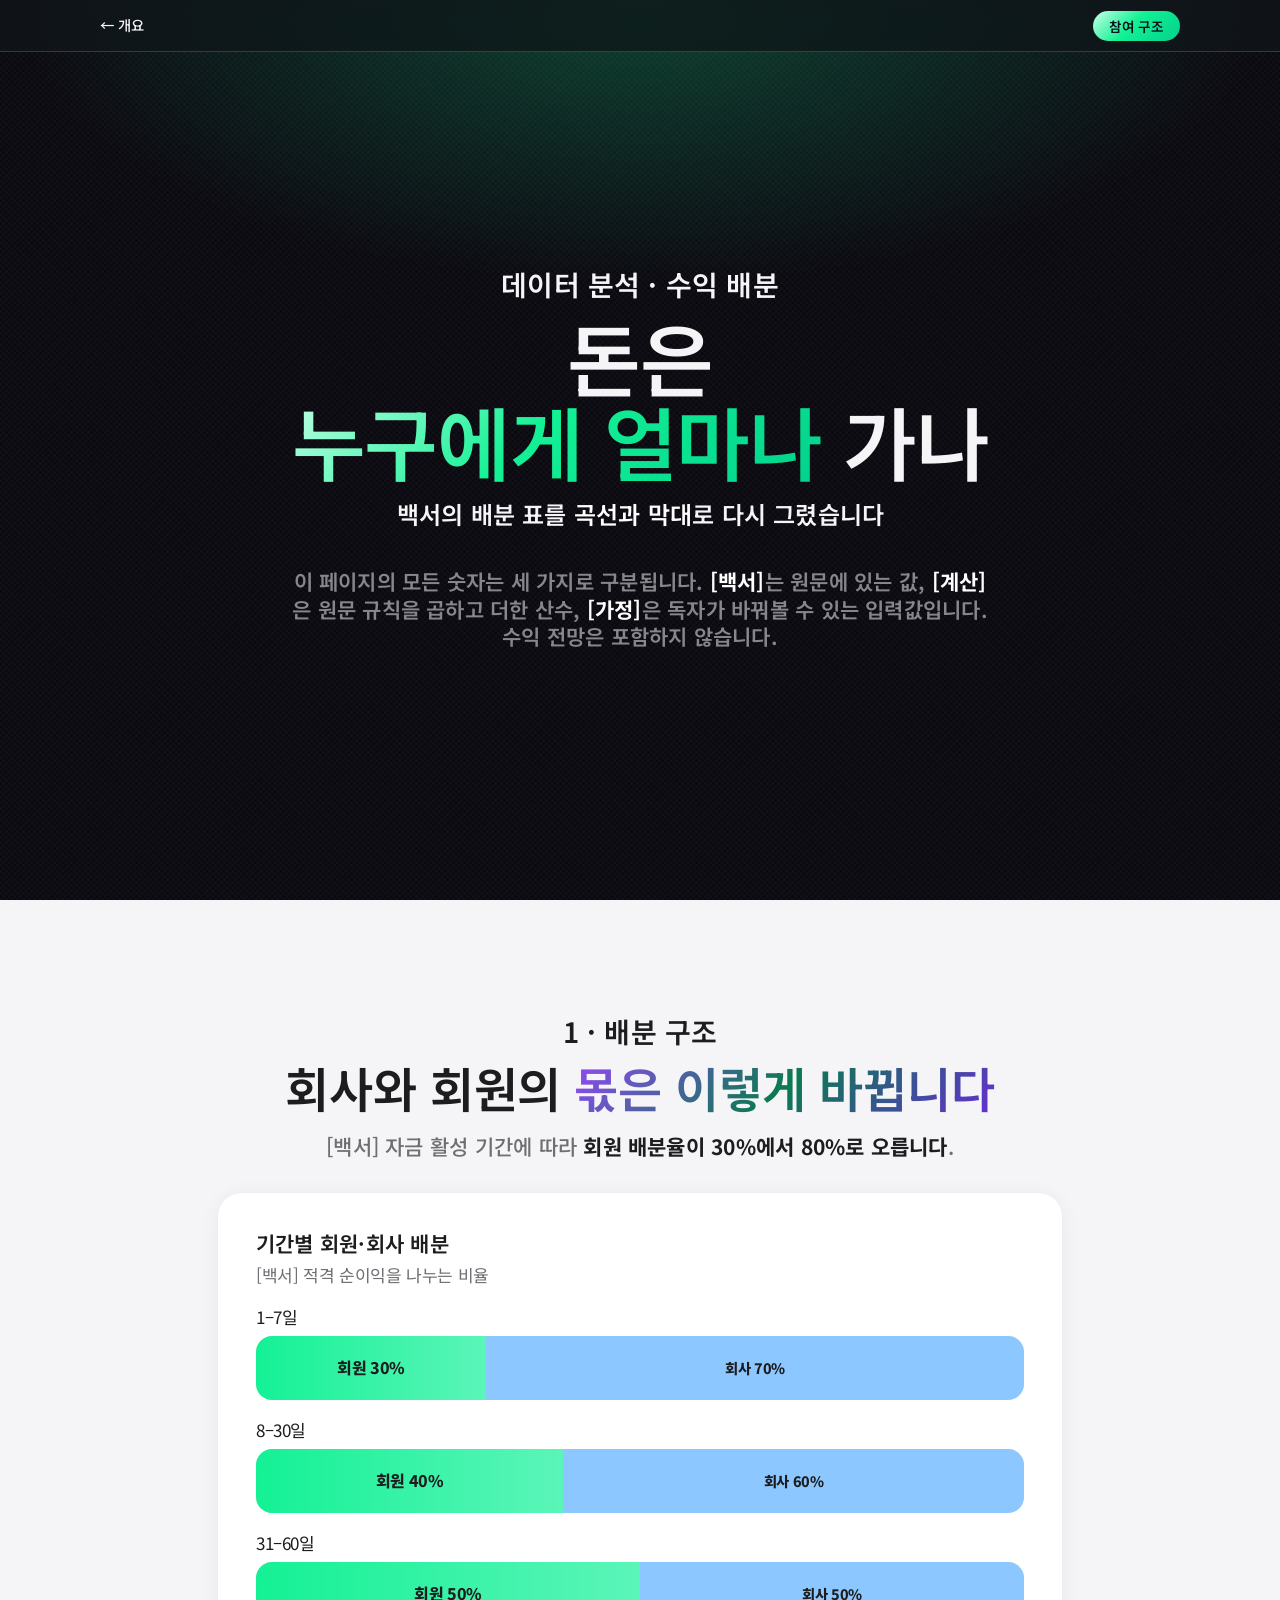
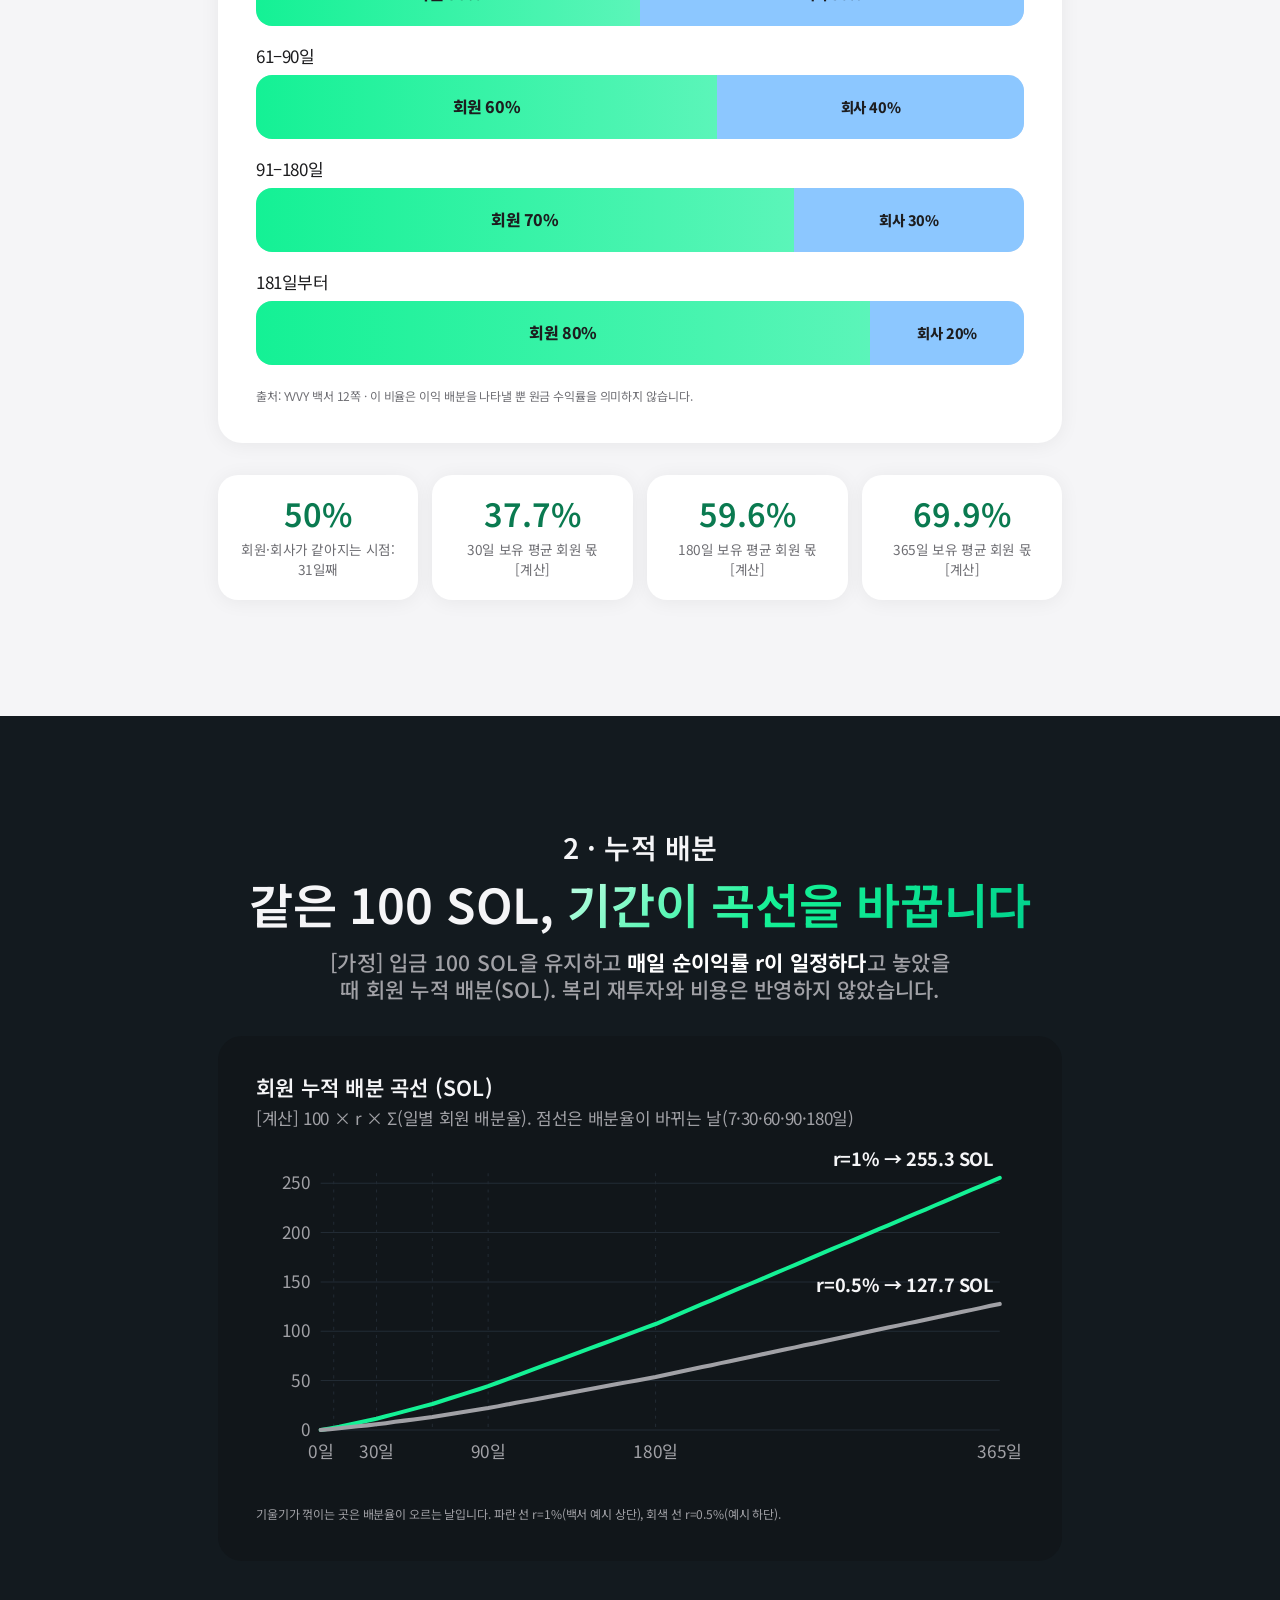
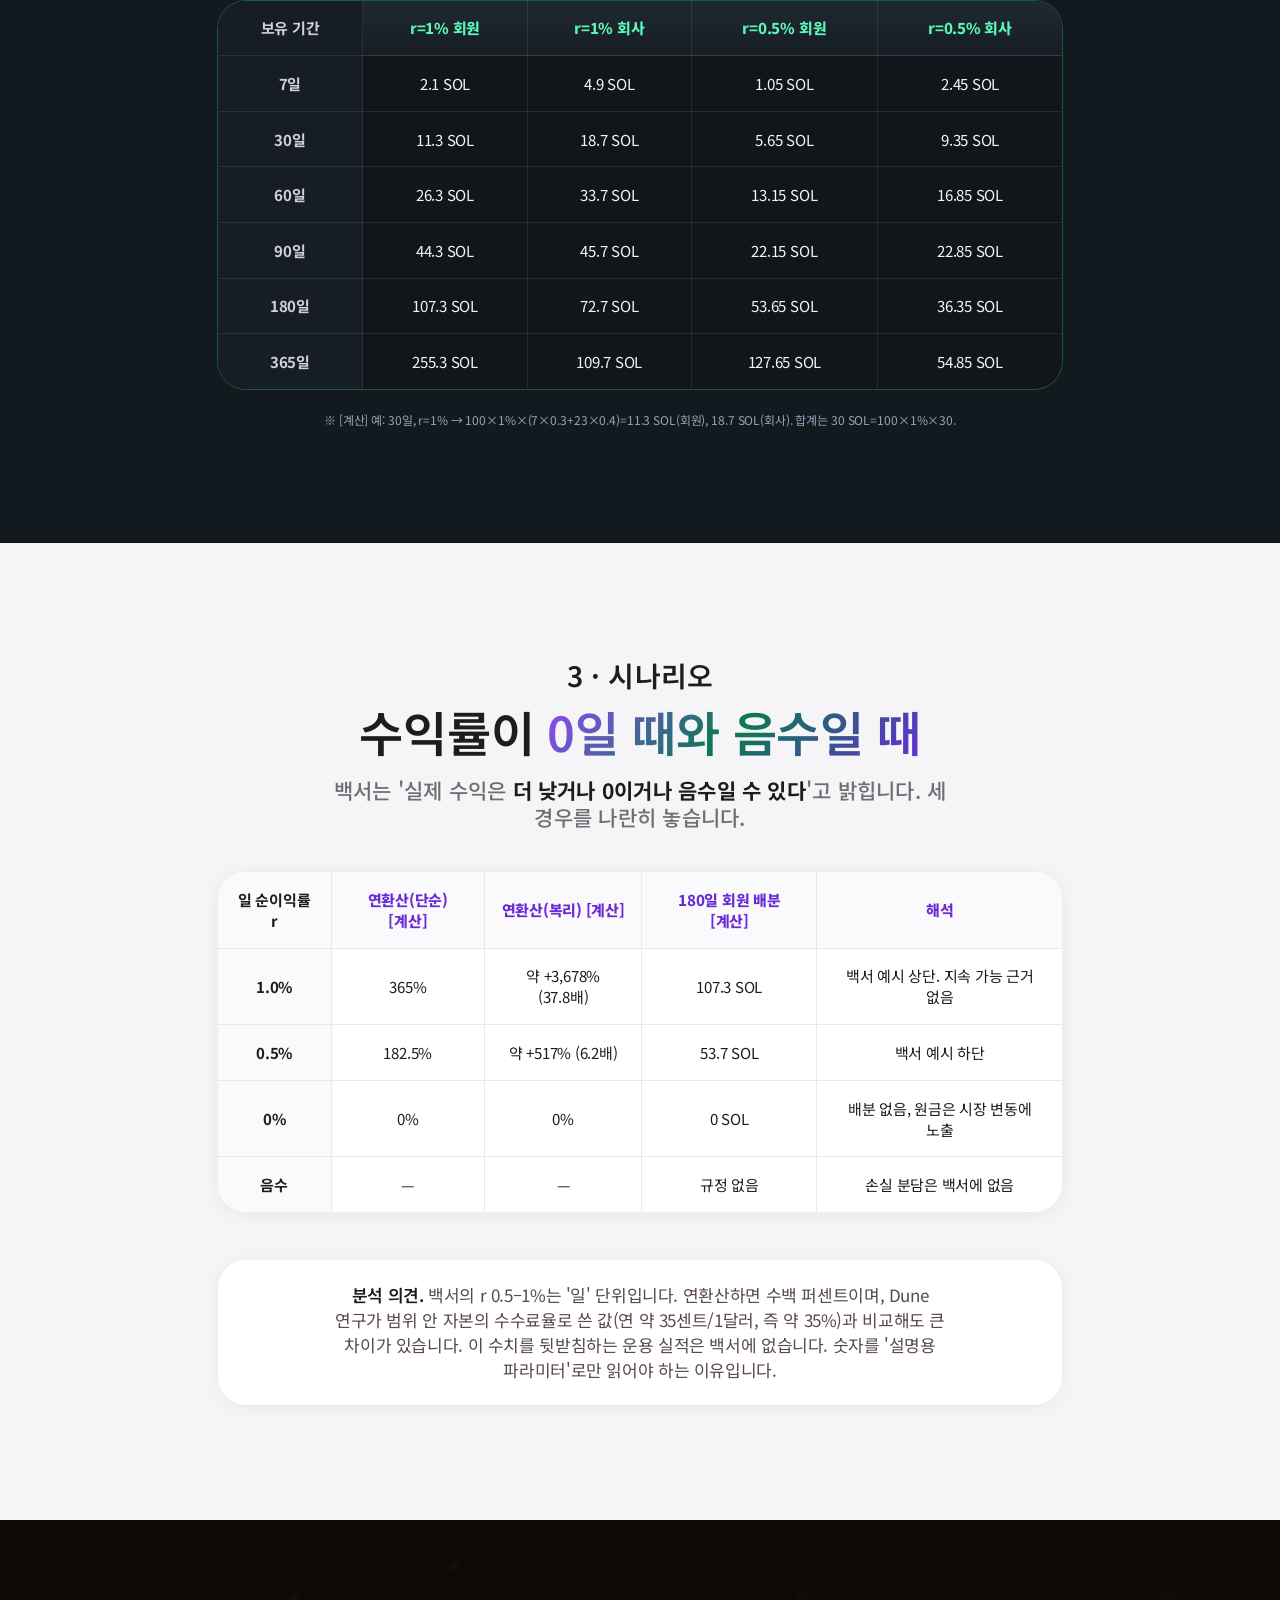
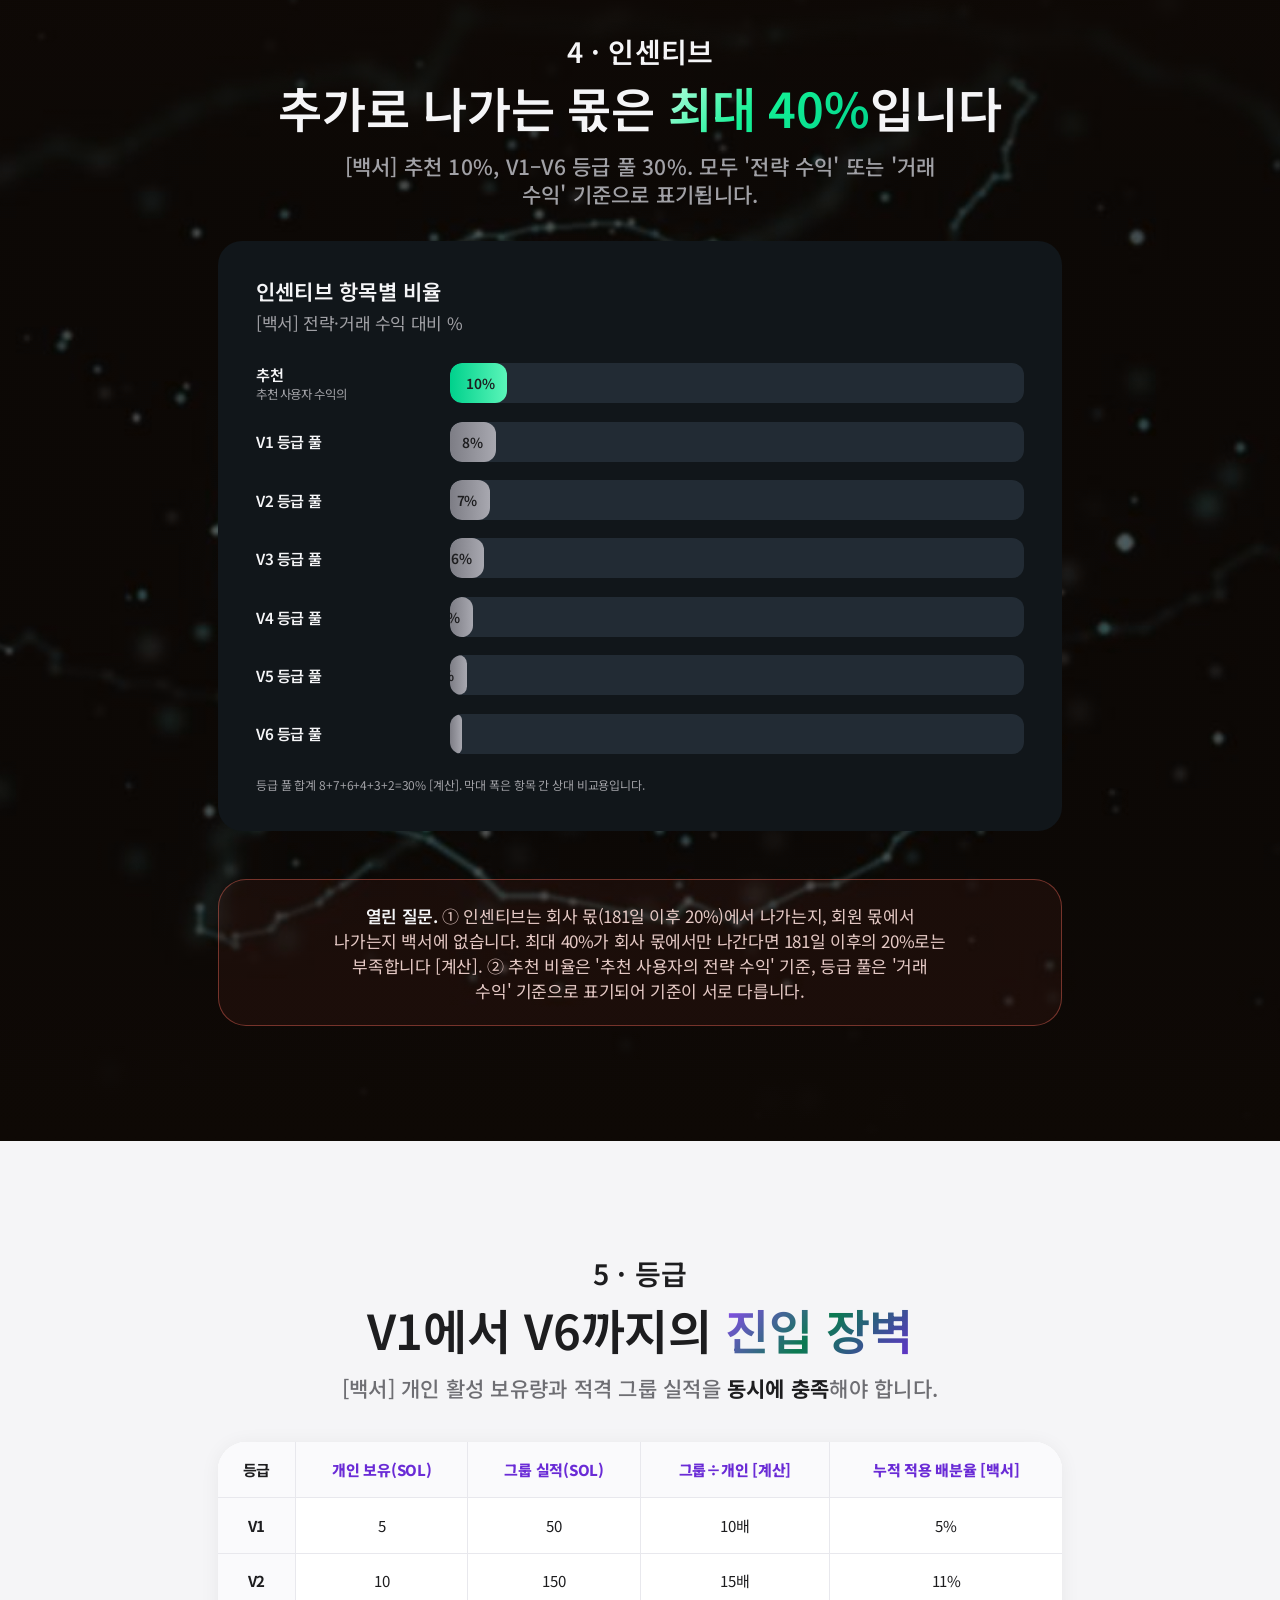
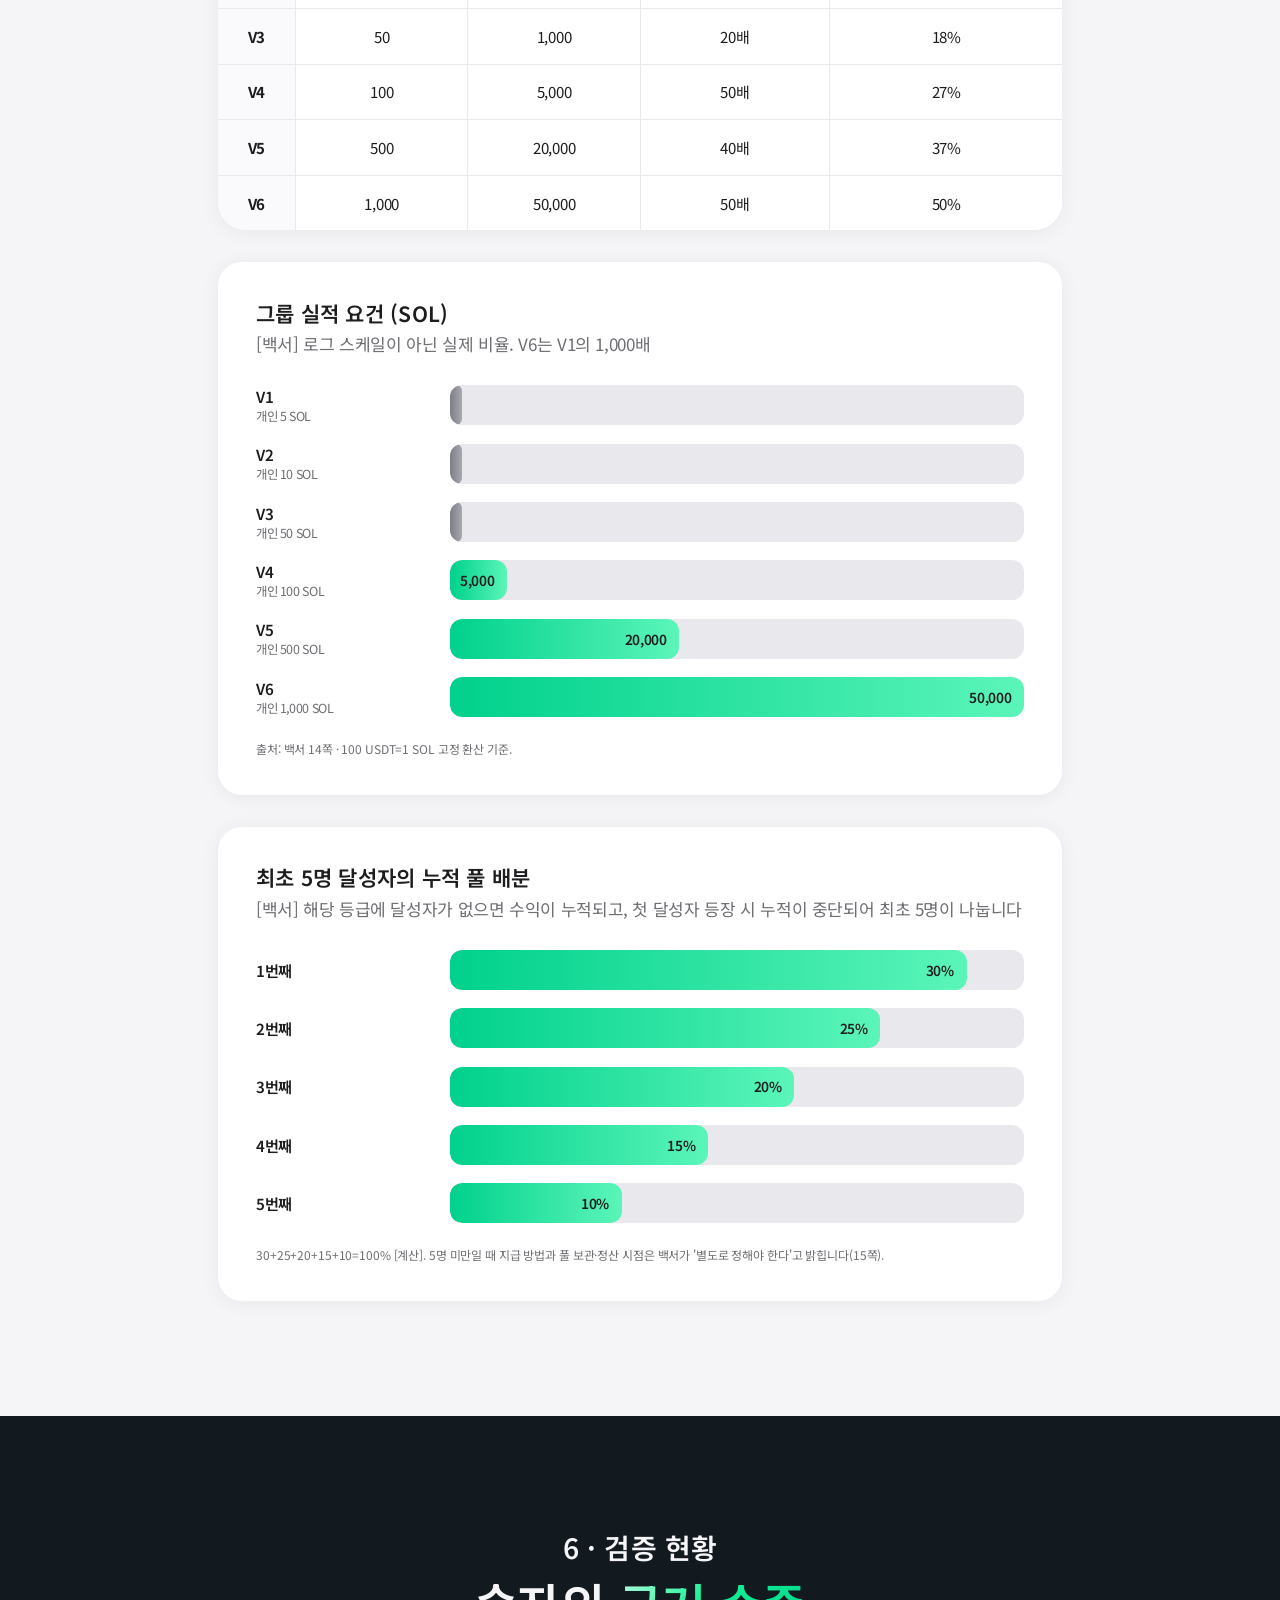
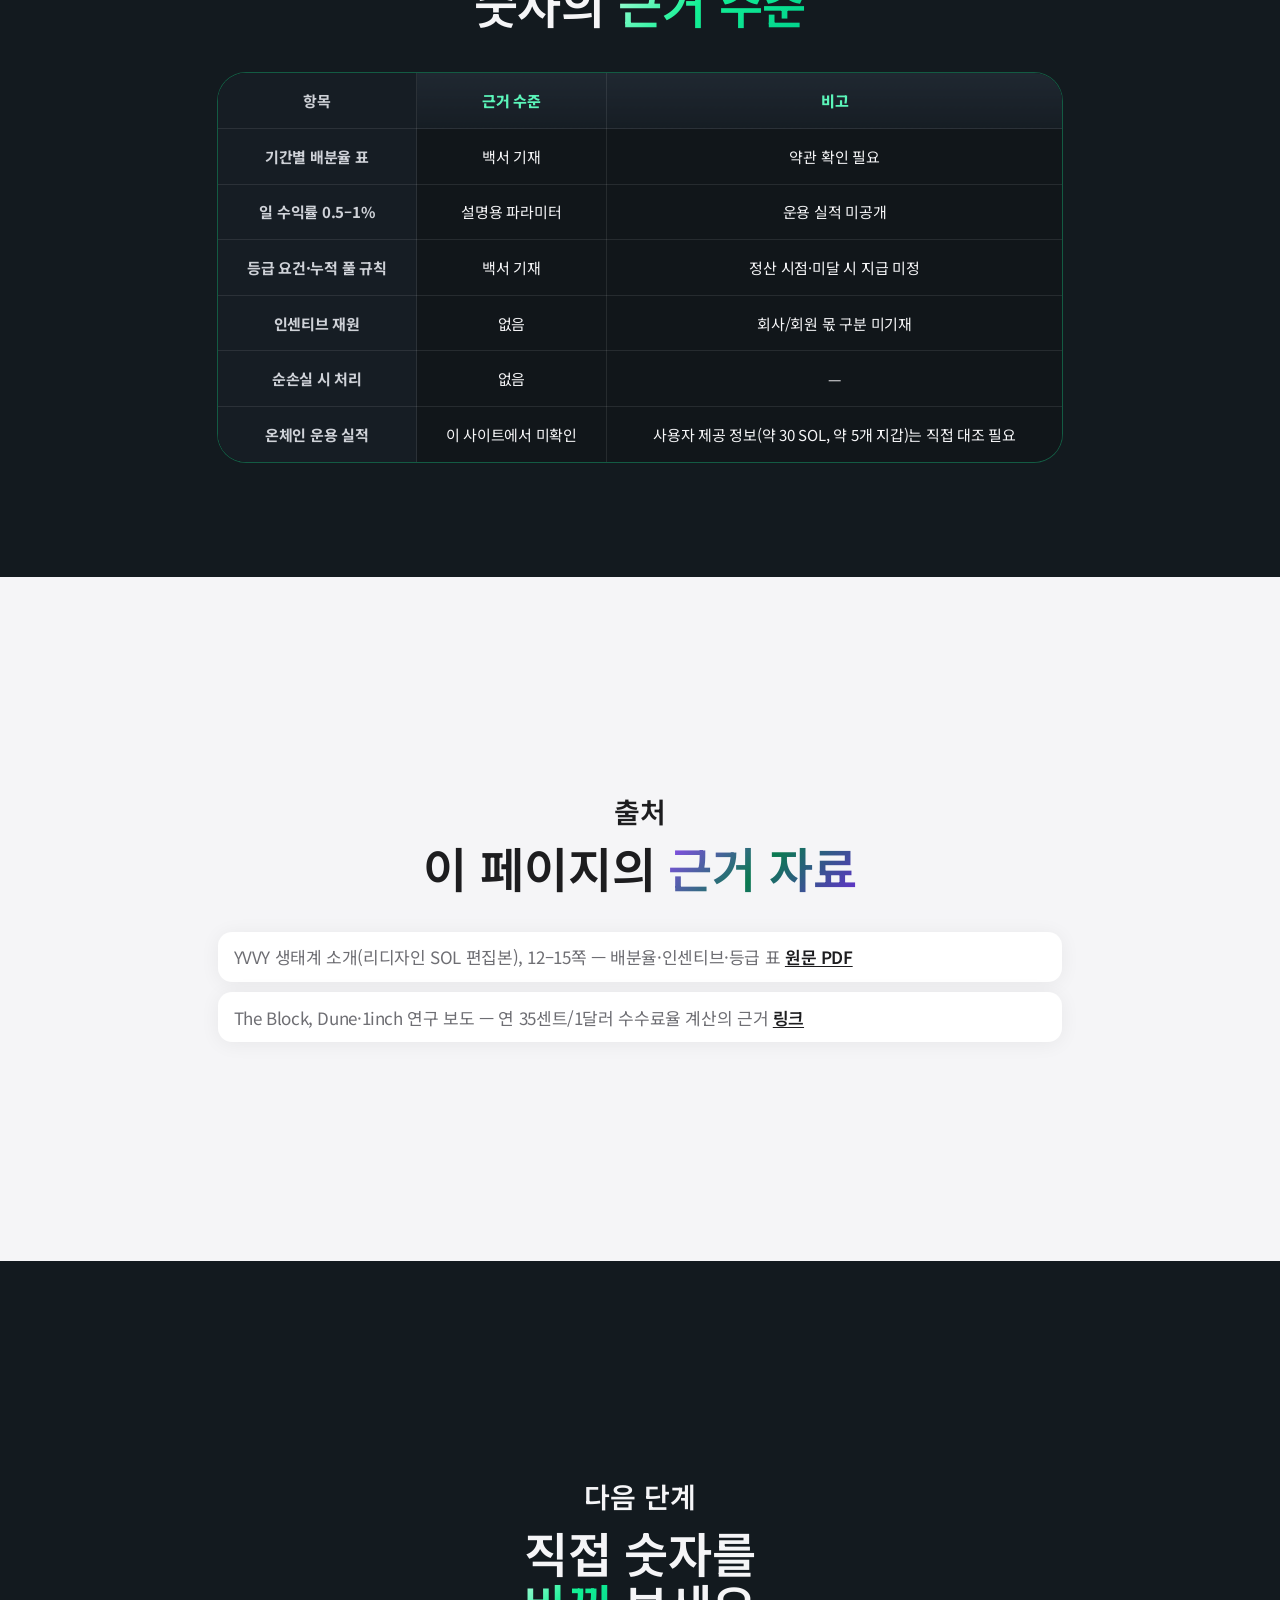
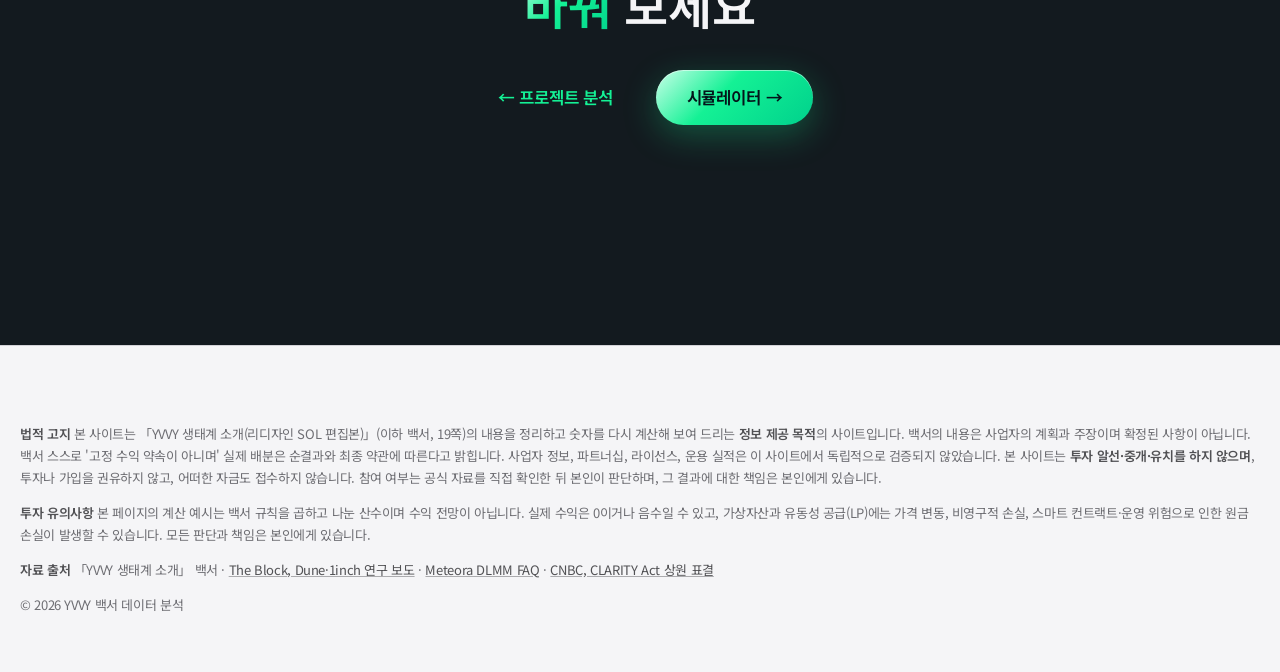
<file: nocapital-token.html>
<!doctype html>
<html lang="ko">
<head>
<meta charset="UTF-8">
<meta name="viewport" content="width=device-width, initial-scale=1.0,viewport-fit=cover">
<title>수익 배분 데이터 분석 — YVVY 기간별 배분과 인센티브</title>
<meta name="description" content="YVVY 백서의 기간별 배분율, 시나리오별 누적 배분, 생태계 인센티브와 등급 요건을 차트로 분석합니다.">
<meta property="og:title" content="수익 배분 데이터 분석 — YVVY">
<meta property="og:image" content="assets/og.png">
<meta property="og:locale" content="ko_KR">
<link rel="preconnect" href="https://fonts.googleapis.com">
<link rel="stylesheet" href="https://fonts.googleapis.com/css2?family=Noto+Sans+KR:wght@400;600;700&display=swap">
<meta name="theme-color" content="#000000">
<link rel="stylesheet" href="site.css?v=yvvy20261102b">
<script>document.documentElement.classList.add('js');</script>
<link rel="stylesheet" href="yvvy-viz.css?v=sol20261110d">
</head>
<body>
<nav class="nav"><a class="nav-logo" href="nocapital.html">← 개요</a><a class="nav-cta" href="nocapital-join.html">참여 구조</a></nav>

<section class="hero">
  <div class="wrap">
    <div class="eyebrow reveal">데이터 분석 · 수익 배분</div>
    <h1 class="display reveal">돈은<br><span class="gold">누구에게 얼마나</span> 가나</h1>
    <p class="sub reveal">백서의 배분 표를 <em>곡선과 막대</em>로 다시 그렸습니다</p>
    <p class="body reveal">이 페이지의 모든 숫자는 세 가지로 구분됩니다. <b>[백서]</b>는 원문에 있는 값, <b>[계산]</b>은 원문 규칙을 곱하고 더한 산수, <b>[가정]</b>은 독자가 바꿔볼 수 있는 입력값입니다. 수익 전망은 포함하지 않습니다.</p>
  </div>
</section>
<section id="start">
  <div class="wrap-wide" style="text-align:center">
    <div class="eyebrow reveal">1 · 배분 구조</div>
    <h2 class="display-md reveal">회사와 회원의 <span class="gold">몫은 이렇게 바뀝니다</span></h2>
    <p class="body reveal" style="max-width:640px;margin-left:auto;margin-right:auto">[백서] 자금 활성 기간에 따라 <strong>회원 배분율이 30%에서 80%로 오릅니다</strong>.</p>
<div class="vz reveal">
  <h3>기간별 회원·회사 배분</h3>
  <p class="vz-cap">[백서] 적격 순이익을 나누는 비율</p>
  <div style="margin-top:1.1rem"><div class="vz-cap" style="font-weight:600;color:var(--vz-fg)">1–7일</div><div class="vz-stack" style="margin-top:.4rem"><div class="vz-seg s1" style="flex:30">회원 30%</div><div class="vz-seg s3" style="flex:70;font-size:.9rem">회사 70%</div></div></div><div style="margin-top:1.1rem"><div class="vz-cap" style="font-weight:600;color:var(--vz-fg)">8–30일</div><div class="vz-stack" style="margin-top:.4rem"><div class="vz-seg s1" style="flex:40">회원 40%</div><div class="vz-seg s3" style="flex:60;font-size:.9rem">회사 60%</div></div></div><div style="margin-top:1.1rem"><div class="vz-cap" style="font-weight:600;color:var(--vz-fg)">31–60일</div><div class="vz-stack" style="margin-top:.4rem"><div class="vz-seg s1" style="flex:50">회원 50%</div><div class="vz-seg s3" style="flex:50;font-size:.9rem">회사 50%</div></div></div><div style="margin-top:1.1rem"><div class="vz-cap" style="font-weight:600;color:var(--vz-fg)">61–90일</div><div class="vz-stack" style="margin-top:.4rem"><div class="vz-seg s1" style="flex:60">회원 60%</div><div class="vz-seg s3" style="flex:40;font-size:.9rem">회사 40%</div></div></div><div style="margin-top:1.1rem"><div class="vz-cap" style="font-weight:600;color:var(--vz-fg)">91–180일</div><div class="vz-stack" style="margin-top:.4rem"><div class="vz-seg s1" style="flex:70">회원 70%</div><div class="vz-seg s3" style="flex:30;font-size:.9rem">회사 30%</div></div></div><div style="margin-top:1.1rem"><div class="vz-cap" style="font-weight:600;color:var(--vz-fg)">181일부터</div><div class="vz-stack" style="margin-top:.4rem"><div class="vz-seg s1" style="flex:80">회원 80%</div><div class="vz-seg s3" style="flex:20;font-size:.9rem">회사 20%</div></div></div>
  <p class="vz-src">출처: YVVY 백서 12쪽 · 이 비율은 이익 배분을 나타낼 뿐 원금 수익률을 의미하지 않습니다.</p>
</div>
    <div class="vz-stats reveal"><div class="vz-stat"><strong>50%</strong><span>회원·회사가 같아지는 시점: 31일째</span></div><div class="vz-stat"><strong>37.7%</strong><span>30일 보유 평균 회원 몫 [계산]</span></div><div class="vz-stat"><strong>59.6%</strong><span>180일 보유 평균 회원 몫 [계산]</span></div><div class="vz-stat"><strong>69.9%</strong><span>365일 보유 평균 회원 몫 [계산]</span></div></div>
  </div>
</section>
<section id="supply">
  <div class="wrap-wide" style="text-align:center">
    <div class="eyebrow reveal">2 · 누적 배분</div>
    <h2 class="display-md reveal">같은 100 SOL, <span class="gold">기간이 곡선을 바꿉니다</span></h2>
    <p class="body reveal" style="max-width:640px;margin-left:auto;margin-right:auto">[가정] 입금 100 SOL을 유지하고 <strong>매일 순이익률 r이 일정하다</strong>고 놓았을 때 회원 누적 배분(SOL). 복리 재투자와 비용은 반영하지 않았습니다.</p>
<div class="vz reveal">
  <h3>회원 누적 배분 곡선 (SOL)</h3>
  <p class="vz-cap">[계산] 100 × r × Σ(일별 회원 배분율). 점선은 배분율이 바뀌는 날(7·30·60·90·180일)</p>
  <svg class="vz-line" viewBox="0 0 760 330" role="img" aria-label="입금 100 SOL, 일 수익률 1%와 0.5%일 때 회원 누적 배분 곡선"><line class="grid-l" x1="64" x2="736" y1="278.0" y2="278.0"/><text x="54" y="284.0" text-anchor="end">0</text><line class="grid-l" x1="64" x2="736" y1="229.2" y2="229.2"/><text x="54" y="235.2" text-anchor="end">50</text><line class="grid-l" x1="64" x2="736" y1="180.3" y2="180.3"/><text x="54" y="186.3" text-anchor="end">100</text><line class="grid-l" x1="64" x2="736" y1="131.5" y2="131.5"/><text x="54" y="137.5" text-anchor="end">150</text><line class="grid-l" x1="64" x2="736" y1="82.6" y2="82.6"/><text x="54" y="88.6" text-anchor="end">200</text><line class="grid-l" x1="64" x2="736" y1="33.8" y2="33.8"/><text x="54" y="39.8" text-anchor="end">250</text><text x="64.0" y="306" text-anchor="middle">0일</text><text x="119.2" y="306" text-anchor="middle">30일</text><text x="229.7" y="306" text-anchor="middle">90일</text><text x="395.4" y="306" text-anchor="middle">180일</text><text x="736.0" y="306" text-anchor="middle">365일</text><line class="grid-l" x1="76.9" x2="76.9" y1="24" y2="278" stroke-dasharray="3 5"/><line class="grid-l" x1="119.2" x2="119.2" y1="24" y2="278" stroke-dasharray="3 5"/><line class="grid-l" x1="174.5" x2="174.5" y1="24" y2="278" stroke-dasharray="3 5"/><line class="grid-l" x1="229.7" x2="229.7" y1="24" y2="278" stroke-dasharray="3 5"/><line class="grid-l" x1="395.4" x2="395.4" y1="24" y2="278" stroke-dasharray="3 5"/><path class="ln" pathLength="1" style="stroke:var(--vz-acc)" d="M64.0 278.0 L73.2 276.5 L82.4 274.8 L91.6 272.8 L100.8 270.9 L110.0 268.9 L119.2 267.0 L128.4 264.5 L137.6 262.1 L146.8 259.6 L156.1 257.2 L165.3 254.7 L174.5 252.3 L183.7 249.4 L192.9 246.4 L202.1 243.5 L211.3 240.6 L220.5 237.7 L229.7 234.7 L238.9 231.3 L248.1 227.9 L257.3 224.5 L266.5 221.0 L275.7 217.6 L284.9 214.2 L294.1 210.8 L303.3 207.4 L312.5 203.9 L321.8 200.5 L331.0 197.1 L340.2 193.7 L349.4 190.3 L358.6 186.9 L367.8 183.4 L377.0 180.0 L386.2 176.6 L395.4 173.2 L404.6 169.3 L413.8 165.4 L423.0 161.5 L432.2 157.5 L441.4 153.6 L450.6 149.7 L459.8 145.8 L469.0 141.9 L478.2 138.0 L487.5 134.1 L496.7 130.2 L505.9 126.3 L515.1 122.4 L524.3 118.5 L533.5 114.6 L542.7 110.7 L551.9 106.7 L561.1 102.8 L570.3 98.9 L579.5 95.0 L588.7 91.1 L597.9 87.2 L607.1 83.3 L616.3 79.4 L625.5 75.5 L634.7 71.6 L643.9 67.7 L653.2 63.8 L662.4 59.9 L671.6 55.9 L680.8 52.0 L690.0 48.1 L699.2 44.2 L708.4 40.3 L717.6 36.4 L726.8 32.5 L736.0 28.6"/><path class="ln" pathLength="1" style="stroke:var(--vz-mute)" d="M64.0 278.0 L73.2 277.3 L82.4 276.4 L91.6 275.4 L100.8 274.4 L110.0 273.5 L119.2 272.5 L128.4 271.3 L137.6 270.0 L146.8 268.8 L156.1 267.6 L165.3 266.4 L174.5 265.2 L183.7 263.7 L192.9 262.2 L202.1 260.8 L211.3 259.3 L220.5 257.8 L229.7 256.4 L238.9 254.7 L248.1 252.9 L257.3 251.2 L266.5 249.5 L275.7 247.8 L284.9 246.1 L294.1 244.4 L303.3 242.7 L312.5 241.0 L321.8 239.3 L331.0 237.6 L340.2 235.8 L349.4 234.1 L358.6 232.4 L367.8 230.7 L377.0 229.0 L386.2 227.3 L395.4 225.6 L404.6 223.6 L413.8 221.7 L423.0 219.7 L432.2 217.8 L441.4 215.8 L450.6 213.9 L459.8 211.9 L469.0 210.0 L478.2 208.0 L487.5 206.0 L496.7 204.1 L505.9 202.1 L515.1 200.2 L524.3 198.2 L533.5 196.3 L542.7 194.3 L551.9 192.4 L561.1 190.4 L570.3 188.5 L579.5 186.5 L588.7 184.6 L597.9 182.6 L607.1 180.6 L616.3 178.7 L625.5 176.7 L634.7 174.8 L643.9 172.8 L653.2 170.9 L662.4 168.9 L671.6 167.0 L680.8 165.0 L690.0 163.1 L699.2 161.1 L708.4 159.2 L717.6 157.2 L726.8 155.2 L736.0 153.3"/><text class="lbl" x="730.0" y="16.6" text-anchor="end">r=1% → 255.3 SOL</text><text class="lbl" x="730.0" y="141.3" text-anchor="end">r=0.5% → 127.7 SOL</text></svg>
  <p class="vz-src">기울기가 꺾이는 곳은 배분율이 오르는 날입니다. 파란 선 r=1%(백서 예시 상단), 회색 선 r=0.5%(예시 하단).</p>
</div>
    <div class="tbl-wrap reveal"><table><thead><tr><th>보유 기간</th><th>r=1% 회원</th><th>r=1% 회사</th><th>r=0.5% 회원</th><th>r=0.5% 회사</th></tr></thead><tbody><tr><td>7일</td><td>2.1 SOL</td><td>4.9 SOL</td><td>1.05 SOL</td><td>2.45 SOL</td></tr><tr><td>30일</td><td>11.3 SOL</td><td>18.7 SOL</td><td>5.65 SOL</td><td>9.35 SOL</td></tr><tr><td>60일</td><td>26.3 SOL</td><td>33.7 SOL</td><td>13.15 SOL</td><td>16.85 SOL</td></tr><tr><td>90일</td><td>44.3 SOL</td><td>45.7 SOL</td><td>22.15 SOL</td><td>22.85 SOL</td></tr><tr><td>180일</td><td>107.3 SOL</td><td>72.7 SOL</td><td>53.65 SOL</td><td>36.35 SOL</td></tr><tr><td>365일</td><td>255.3 SOL</td><td>109.7 SOL</td><td>127.65 SOL</td><td>54.85 SOL</td></tr></tbody></table></div>
    <p class="fine reveal">※ [계산] 예: 30일, r=1% → 100×1%×(7×0.3+23×0.4)=11.3 SOL(회원), 18.7 SOL(회사). 합계는 30 SOL=100×1%×30.</p>
  </div>
</section>
<section id="rules" class="alt">
  <div class="wrap-wide" style="text-align:center">
    <div class="eyebrow reveal">3 · 시나리오</div>
    <h2 class="display-md reveal">수익률이 <span class="gold">0일 때와 음수일 때</span></h2>
    <p class="body reveal" style="max-width:640px;margin-left:auto;margin-right:auto">백서는 '실제 수익은 <strong>더 낮거나 0이거나 음수일 수 있다</strong>'고 밝힙니다. 세 경우를 나란히 놓습니다.</p>
<div class="tbl-wrap reveal"><table><thead><tr><th>일 순이익률 r</th><th>연환산(단순) [계산]</th><th>연환산(복리) [계산]</th><th>180일 회원 배분 [계산]</th><th>해석</th></tr></thead><tbody><tr><td>1.0%</td><td>365%</td><td>약 +3,678% (37.8배)</td><td>107.3 SOL</td><td>백서 예시 상단. 지속 가능 근거 없음</td></tr><tr><td>0.5%</td><td>182.5%</td><td>약 +517% (6.2배)</td><td>53.7 SOL</td><td>백서 예시 하단</td></tr><tr><td>0%</td><td>0%</td><td>0%</td><td>0 SOL</td><td>배분 없음, 원금은 시장 변동에 노출</td></tr><tr><td>음수</td><td>—</td><td>—</td><td>규정 없음</td><td>손실 분담은 백서에 없음</td></tr></tbody></table></div>
    <div class="risk reveal"><p><b>분석 의견.</b> 백서의 r 0.5–1%는 '일' 단위입니다. 연환산하면 수백 퍼센트이며, Dune 연구가 범위 안 자본의 수수료율로 쓴 값(연 약 35센트/1달러, 즉 약 35%)과 비교해도 큰 차이가 있습니다. 이 수치를 뒷받침하는 운용 실적은 백서에 없습니다. 숫자를 '설명용 파라미터'로만 읽어야 하는 이유입니다.</p></div>
  </div>
</section>
<section id="demand" class="has-vbg">
  <div class="vbg" data-src="join-bg.mp4" data-poster="join-bg-poster.jpg" aria-hidden="true"></div>
  <div class="wrap-wide" style="text-align:center">
    <div class="eyebrow reveal">4 · 인센티브</div>
    <h2 class="display-md reveal">추가로 나가는 몫은 <span class="gold">최대 40%</span>입니다</h2>
    <p class="body reveal" style="max-width:640px;margin-left:auto;margin-right:auto">[백서] 추천 10%, V1–V6 등급 풀 30%. 모두 '전략 수익' 또는 '거래 수익' 기준으로 표기됩니다.</p>
<div class="vz reveal">
  <h3>인센티브 항목별 비율</h3>
  <p class="vz-cap">[백서] 전략·거래 수익 대비 %</p>
  <div class="vz-hbar"><div class="vz-row"><div class="vz-lab">추천<small>추천 사용자 수익의</small></div><div class="vz-track"><div class="vz-fill " style="--w:10.00%"><b>10%</b></div></div></div><div class="vz-row"><div class="vz-lab">V1 등급 풀</div><div class="vz-track"><div class="vz-fill mute" style="--w:8.00%"><b>8%</b></div></div></div><div class="vz-row"><div class="vz-lab">V2 등급 풀</div><div class="vz-track"><div class="vz-fill mute" style="--w:7.00%"><b>7%</b></div></div></div><div class="vz-row"><div class="vz-lab">V3 등급 풀</div><div class="vz-track"><div class="vz-fill mute" style="--w:6.00%"><b>6%</b></div></div></div><div class="vz-row"><div class="vz-lab">V4 등급 풀</div><div class="vz-track"><div class="vz-fill mute" style="--w:4.00%"><b>4%</b></div></div></div><div class="vz-row"><div class="vz-lab">V5 등급 풀</div><div class="vz-track"><div class="vz-fill mute" style="--w:3.00%"><b>3%</b></div></div></div><div class="vz-row"><div class="vz-lab">V6 등급 풀</div><div class="vz-track"><div class="vz-fill mute" style="--w:2.00%"><b>2%</b></div></div></div></div>
  <p class="vz-src">등급 풀 합계 8+7+6+4+3+2=30% [계산]. 막대 폭은 항목 간 상대 비교용입니다.</p>
</div>
    <div class="risk reveal"><p><b>열린 질문.</b> ① 인센티브는 회사 몫(181일 이후 20%)에서 나가는지, 회원 몫에서 나가는지 백서에 없습니다. 최대 40%가 회사 몫에서만 나간다면 181일 이후의 20%로는 부족합니다 [계산]. ② 추천 비율은 '추천 사용자의 전략 수익' 기준, 등급 풀은 '거래 수익' 기준으로 표기되어 기준이 서로 다릅니다.</p></div>
  </div>
</section>
<section id="cases" class="alt">
  <div class="wrap-wide" style="text-align:center">
    <div class="eyebrow reveal">5 · 등급</div>
    <h2 class="display-md reveal">V1에서 V6까지의 <span class="gold">진입 장벽</span></h2>
    <p class="body reveal" style="max-width:640px;margin-left:auto;margin-right:auto">[백서] 개인 활성 보유량과 적격 그룹 실적을 <strong>동시에 충족</strong>해야 합니다.</p>
<div class="tbl-wrap reveal"><table><thead><tr><th>등급</th><th>개인 보유(SOL)</th><th>그룹 실적(SOL)</th><th>그룹÷개인 [계산]</th><th>누적 적용 배분율 [백서]</th></tr></thead><tbody><tr><td>V1</td><td>5</td><td>50</td><td>10배</td><td>5%</td></tr><tr><td>V2</td><td>10</td><td>150</td><td>15배</td><td>11%</td></tr><tr><td>V3</td><td>50</td><td>1,000</td><td>20배</td><td>18%</td></tr><tr><td>V4</td><td>100</td><td>5,000</td><td>50배</td><td>27%</td></tr><tr><td>V5</td><td>500</td><td>20,000</td><td>40배</td><td>37%</td></tr><tr><td>V6</td><td>1,000</td><td>50,000</td><td>50배</td><td>50%</td></tr></tbody></table></div>
    <div class="vz reveal">
  <h3>그룹 실적 요건 (SOL)</h3>
  <p class="vz-cap">[백서] 로그 스케일이 아닌 실제 비율. V6는 V1의 1,000배</p>
  <div class="vz-hbar"><div class="vz-row"><div class="vz-lab">V1<small>개인 5 SOL</small></div><div class="vz-track"><div class="vz-fill mute" style="--w:0.10%"><b>50</b></div></div></div><div class="vz-row"><div class="vz-lab">V2<small>개인 10 SOL</small></div><div class="vz-track"><div class="vz-fill mute" style="--w:0.30%"><b>150</b></div></div></div><div class="vz-row"><div class="vz-lab">V3<small>개인 50 SOL</small></div><div class="vz-track"><div class="vz-fill mute" style="--w:2.00%"><b>1,000</b></div></div></div><div class="vz-row"><div class="vz-lab">V4<small>개인 100 SOL</small></div><div class="vz-track"><div class="vz-fill " style="--w:10.00%"><b>5,000</b></div></div></div><div class="vz-row"><div class="vz-lab">V5<small>개인 500 SOL</small></div><div class="vz-track"><div class="vz-fill " style="--w:40.00%"><b>20,000</b></div></div></div><div class="vz-row"><div class="vz-lab">V6<small>개인 1,000 SOL</small></div><div class="vz-track"><div class="vz-fill " style="--w:100.00%"><b>50,000</b></div></div></div></div>
  <p class="vz-src">출처: 백서 14쪽 · 100 USDT=1 SOL 고정 환산 기준.</p>
</div>
    <div class="vz reveal">
  <h3>최초 5명 달성자의 누적 풀 배분</h3>
  <p class="vz-cap">[백서] 해당 등급에 달성자가 없으면 수익이 누적되고, 첫 달성자 등장 시 누적이 중단되어 최초 5명이 나눕니다</p>
  <div class="vz-hbar"><div class="vz-row"><div class="vz-lab">1번째</div><div class="vz-track"><div class="vz-fill " style="--w:90.00%"><b>30%</b></div></div></div><div class="vz-row"><div class="vz-lab">2번째</div><div class="vz-track"><div class="vz-fill " style="--w:75.00%"><b>25%</b></div></div></div><div class="vz-row"><div class="vz-lab">3번째</div><div class="vz-track"><div class="vz-fill " style="--w:60.00%"><b>20%</b></div></div></div><div class="vz-row"><div class="vz-lab">4번째</div><div class="vz-track"><div class="vz-fill " style="--w:45.00%"><b>15%</b></div></div></div><div class="vz-row"><div class="vz-lab">5번째</div><div class="vz-track"><div class="vz-fill " style="--w:30.00%"><b>10%</b></div></div></div></div>
  <p class="vz-src">30+25+20+15+10=100% [계산]. 5명 미만일 때 지급 방법과 풀 보관·정산 시점은 백서가 '별도로 정해야 한다'고 밝힙니다(15쪽).</p>
</div>
  </div>
</section>
<section id="status">
  <div class="wrap-wide" style="text-align:center">
    <div class="eyebrow reveal">6 · 검증 현황</div>
    <h2 class="display-md reveal">숫자의 <span class="gold">근거 수준</span></h2>
<div class="tbl-wrap reveal"><table><thead><tr><th>항목</th><th>근거 수준</th><th>비고</th></tr></thead><tbody><tr><td>기간별 배분율 표</td><td>백서 기재</td><td>약관 확인 필요</td></tr><tr><td>일 수익률 0.5–1%</td><td>설명용 파라미터</td><td>운용 실적 미공개</td></tr><tr><td>등급 요건·누적 풀 규칙</td><td>백서 기재</td><td>정산 시점·미달 시 지급 미정</td></tr><tr><td>인센티브 재원</td><td>없음</td><td>회사/회원 몫 구분 미기재</td></tr><tr><td>순손실 시 처리</td><td>없음</td><td>—</td></tr><tr><td>온체인 운용 실적</td><td>이 사이트에서 미확인</td><td>사용자 제공 정보(약 30 SOL, 약 5개 지갑)는 직접 대조 필요</td></tr></tbody></table></div>
  </div>
</section>
<section id="sources" class="alt">
  <div class="wrap">
    <div class="eyebrow reveal">출처</div>
    <h2 class="display-md reveal">이 페이지의 <span class="gold">근거 자료</span></h2>
    <ul class="vz-refs reveal">
      <li>YVVY 생태계 소개(리디자인 SOL 편집본), 12–15쪽 — 배분율·인센티브·등급 표 <a href="assets/YVVY-whitepaper.pdf">원문 PDF</a></li>
      <li>The Block, Dune·1inch 연구 보도 — 연 35센트/1달러 수수료율 계산의 근거 <a href="https://www.theblock.co/post/408591/dune-research-finds-85-of-concentrated-defi-liquidity-is-underutilized-with-150m-in-annual-fees-foregone">링크</a></li>
    </ul>
  </div>
</section>
<section>
  <div class="wrap">
    <div class="eyebrow reveal">다음 단계</div>
    <h2 class="display-md reveal">직접 숫자를<br><span class="gold">바꿔</span> 보세요</h2>
    <div class="pagenav reveal"><a class="btn btn-ghost" href="company.html">← 프로젝트 분석</a><a class="btn btn-gold" href="my-link.html">시뮬레이터 →</a></div>
  </div>
</section>
<footer>
  <div class="wrap">
    <p><strong>법적 고지</strong> 본 사이트는 「YVVY 생태계 소개(리디자인 SOL 편집본)」(이하 백서, 19쪽)의 내용을 정리하고 숫자를 다시 계산해 보여 드리는 <strong>정보 제공 목적</strong>의 사이트입니다. 백서의 내용은 사업자의 계획과 주장이며 확정된 사항이 아닙니다. 백서 스스로 '고정 수익 약속이 아니며' 실제 배분은 순결과와 최종 약관에 따른다고 밝힙니다. 사업자 정보, 파트너십, 라이선스, 운용 실적은 이 사이트에서 독립적으로 검증되지 않았습니다. 본 사이트는 <strong>투자 알선·중개·유치를 하지 않으며</strong>, 투자나 가입을 권유하지 않고, 어떠한 자금도 접수하지 않습니다. 참여 여부는 공식 자료를 직접 확인한 뒤 본인이 판단하며, 그 결과에 대한 책임은 본인에게 있습니다.</p>
    <p><strong>투자 유의사항</strong> 본 페이지의 계산 예시는 백서 규칙을 곱하고 나눈 산수이며 수익 전망이 아닙니다. 실제 수익은 0이거나 음수일 수 있고, 가상자산과 유동성 공급(LP)에는 가격 변동, 비영구적 손실, 스마트 컨트랙트·운영 위험으로 인한 원금 손실이 발생할 수 있습니다. 모든 판단과 책임은 본인에게 있습니다.</p>
    <p><strong>자료 출처</strong> 「YVVY 생태계 소개」 백서 · <a href="https://www.theblock.co/post/408591/dune-research-finds-85-of-concentrated-defi-liquidity-is-underutilized-with-150m-in-annual-fees-foregone" target="_blank" rel="noopener">The Block, Dune·1inch 연구 보도</a> · <a href="https://docs.meteora.ag/user-faq/dlmm-faq" target="_blank" rel="noopener">Meteora DLMM FAQ</a> · <a href="https://www.cnbc.com/2026/09/15/senate-cloture-vote-on-clarity-act-fails-dealing-regulatory-setback-to-crypto-industry.html" target="_blank" rel="noopener">CNBC, CLARITY Act 상원 표결</a></p>
    <p>© 2026 YVVY 백서 데이터 분석</p>
  </div>
</footer>

<div class="sticky"><a class="btn btn-gold" href="my-link.html">시뮬레이터 →</a></div>
<script>
const io = new IntersectionObserver((es) => es.forEach(e => { if (e.isIntersecting) { e.target.classList.add('in'); io.unobserve(e.target); } }), { threshold: .12 });
document.querySelectorAll('.reveal').forEach(el => io.observe(el));
addEventListener('scroll', () => document.querySelector('.sticky').classList.toggle('on', scrollY > 500), { passive: true });
</script>
<script src="nocapital-apple.js?v=yvvy20261102b" defer></script>
<script src="nocapital-icons.js?v=yvvy20261102b" defer></script>
<script src="nocapital-motion.js?v=yvvy20261102b" defer></script>
<script src="nocapital-scroll.js?v=yvvy20261102b" defer></script>
<script src="funnel.js?v=yvvy20261102b" defer></script>
<script src="nocapital-responsive.js?v=yvvy20261102b" defer></script>
<script src="nocapital-apple3.js?v=yvvy20261102b" defer></script>
<script src="yvvy-apple.js?v=yvvy20261102b" defer></script>
<script src="yvvy-viz.js?v=sol20261110d" defer></script>
</body>
</html>
</file>
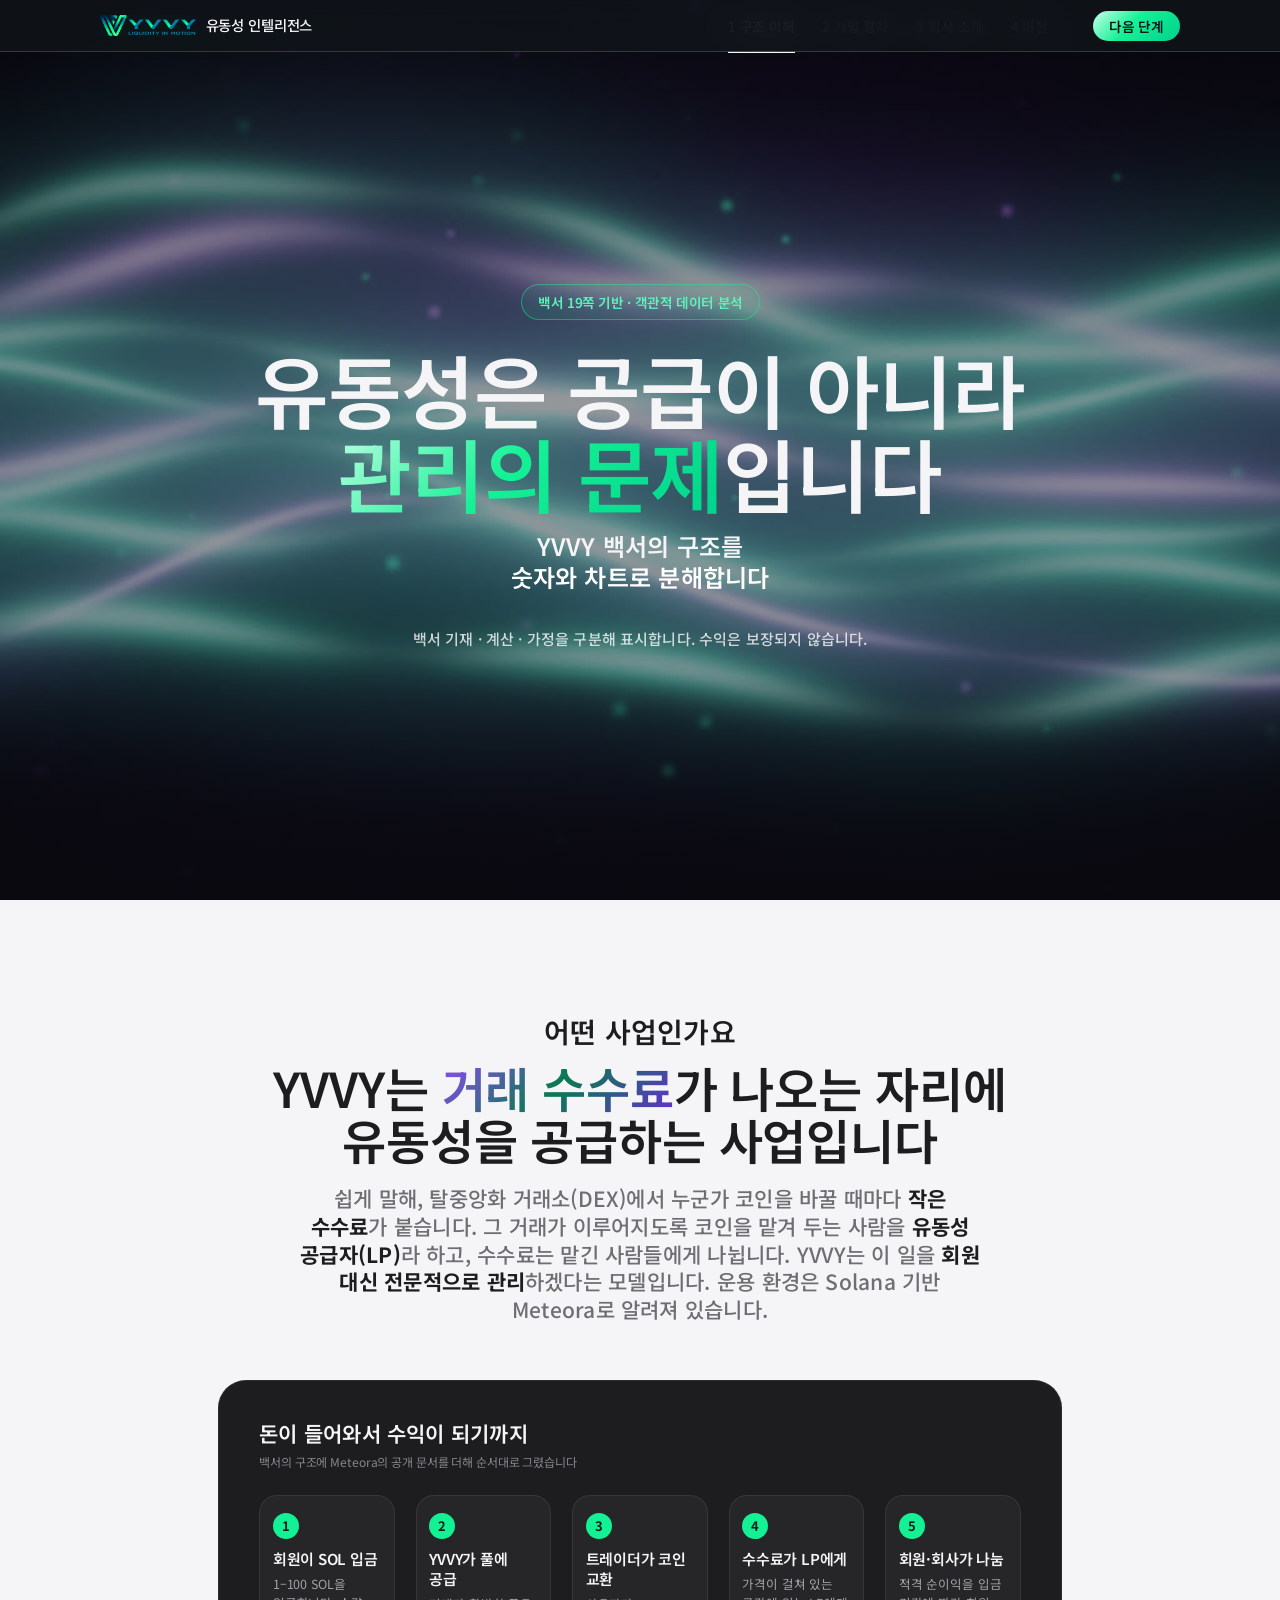
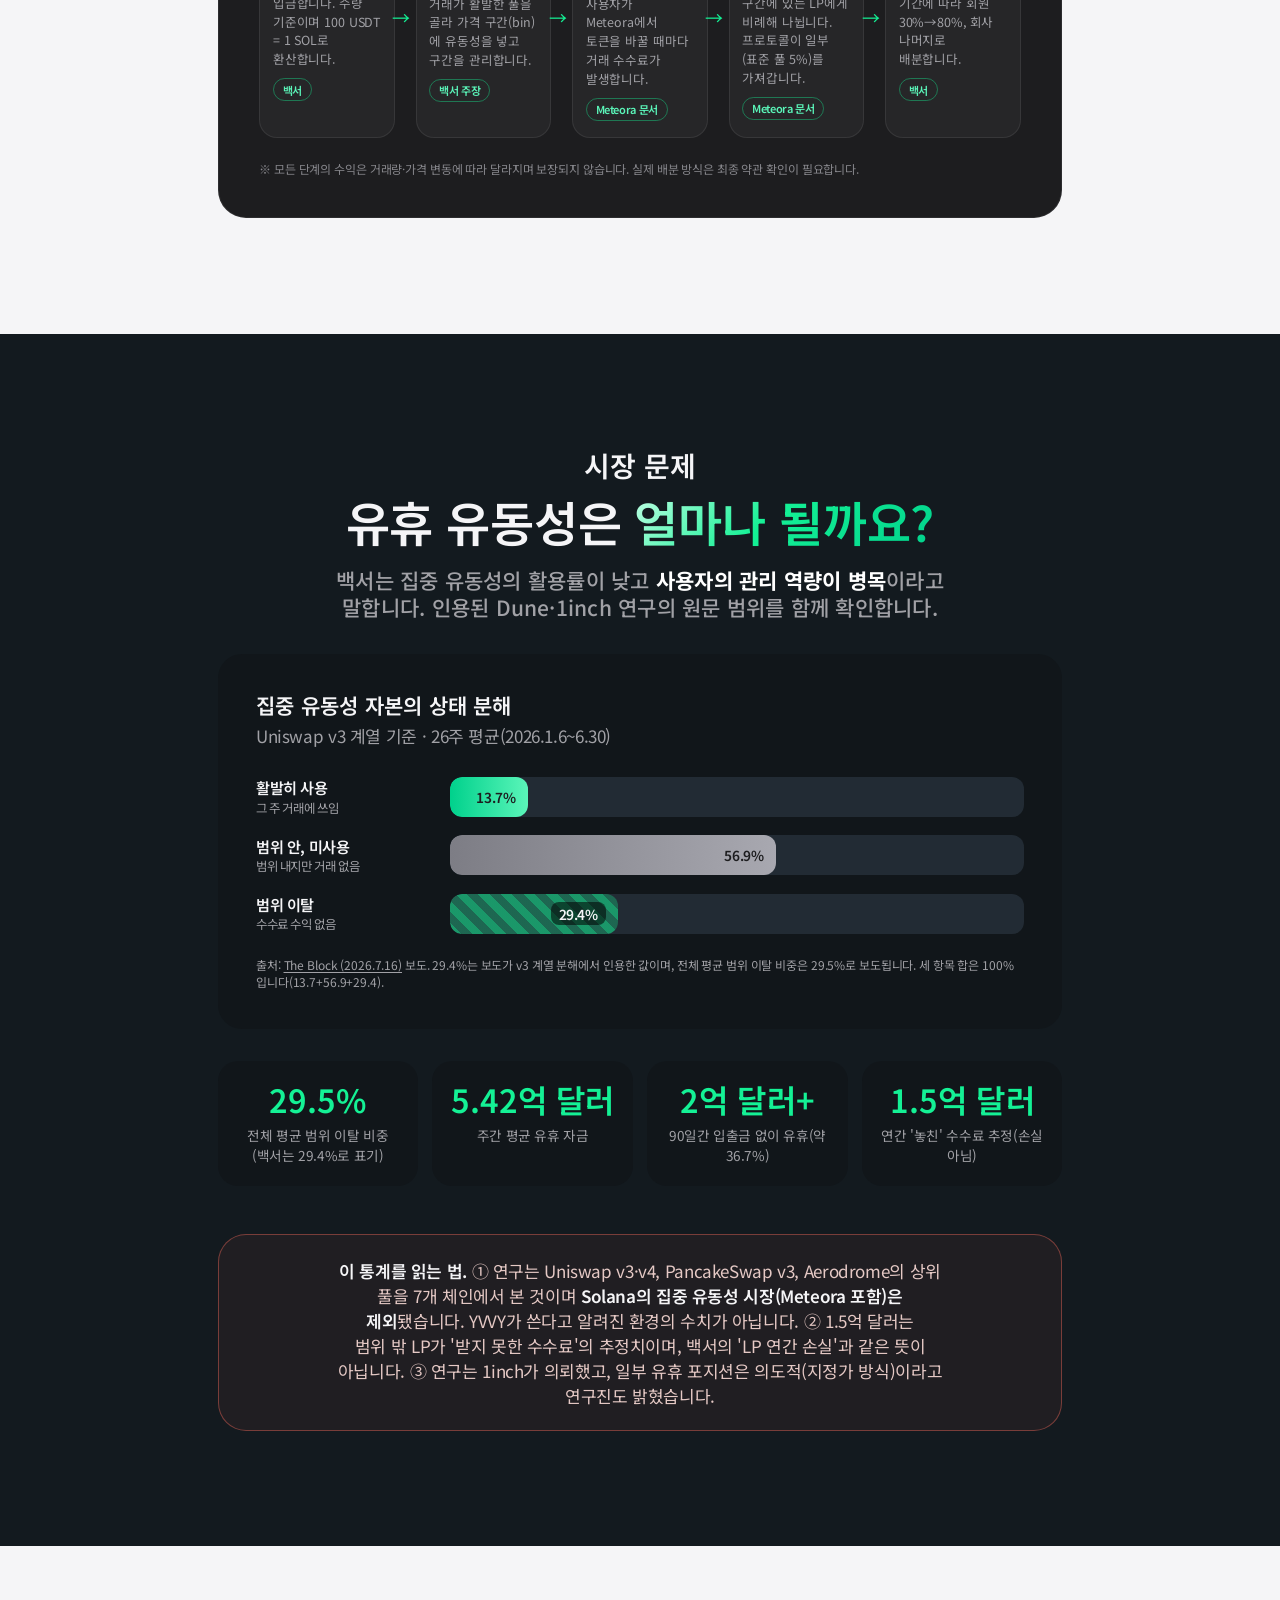
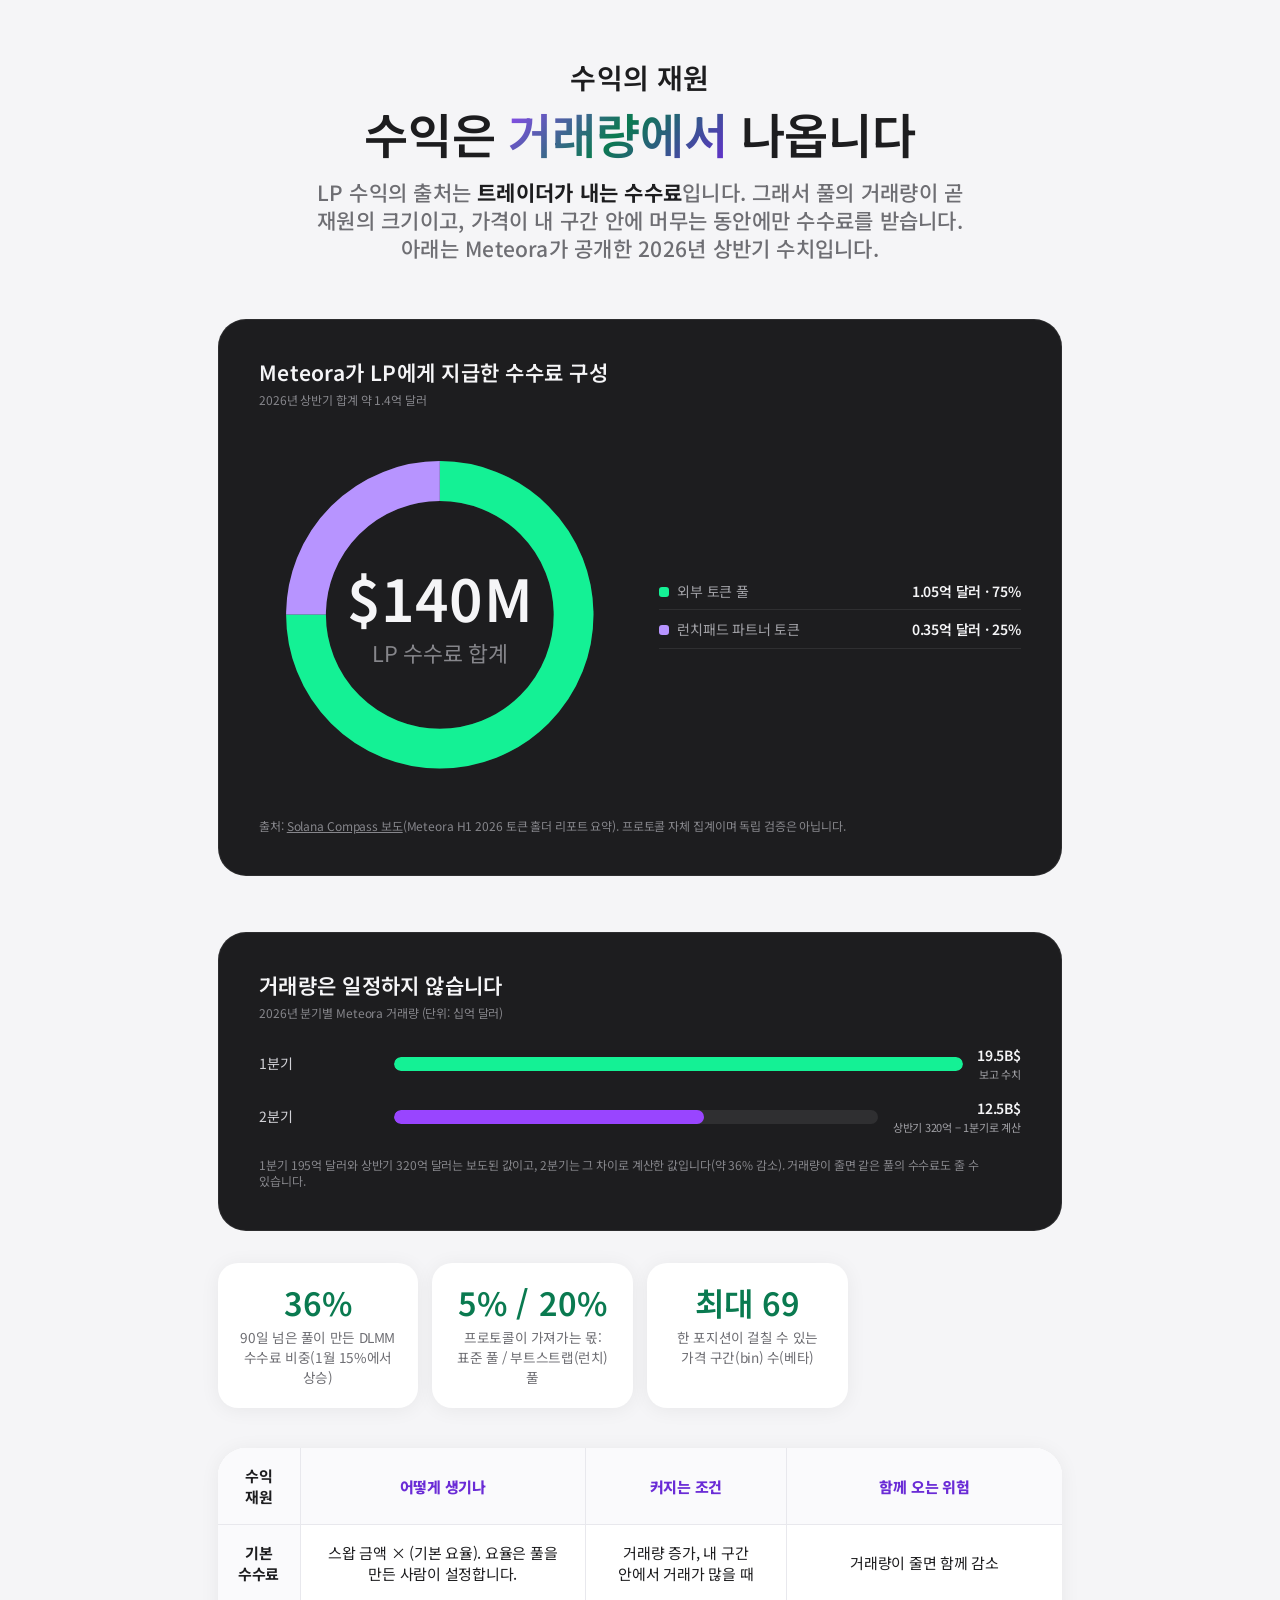
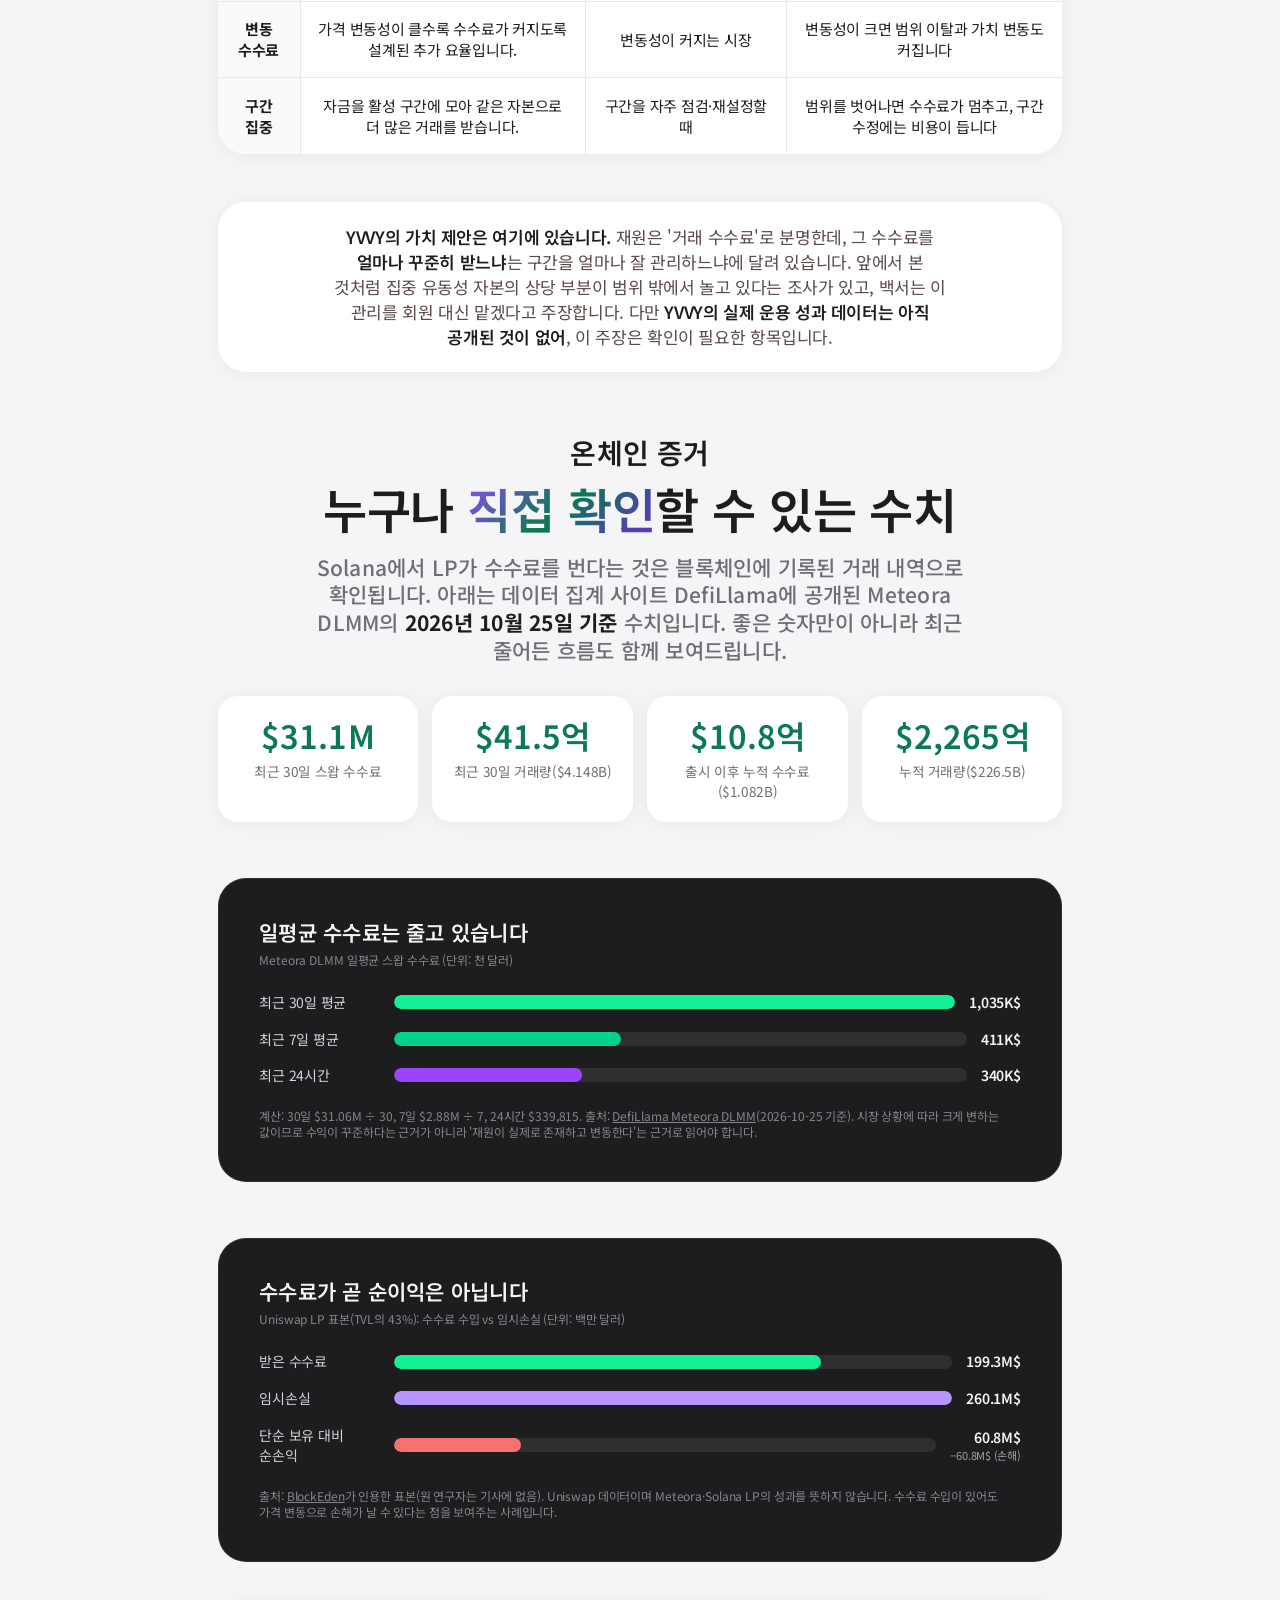
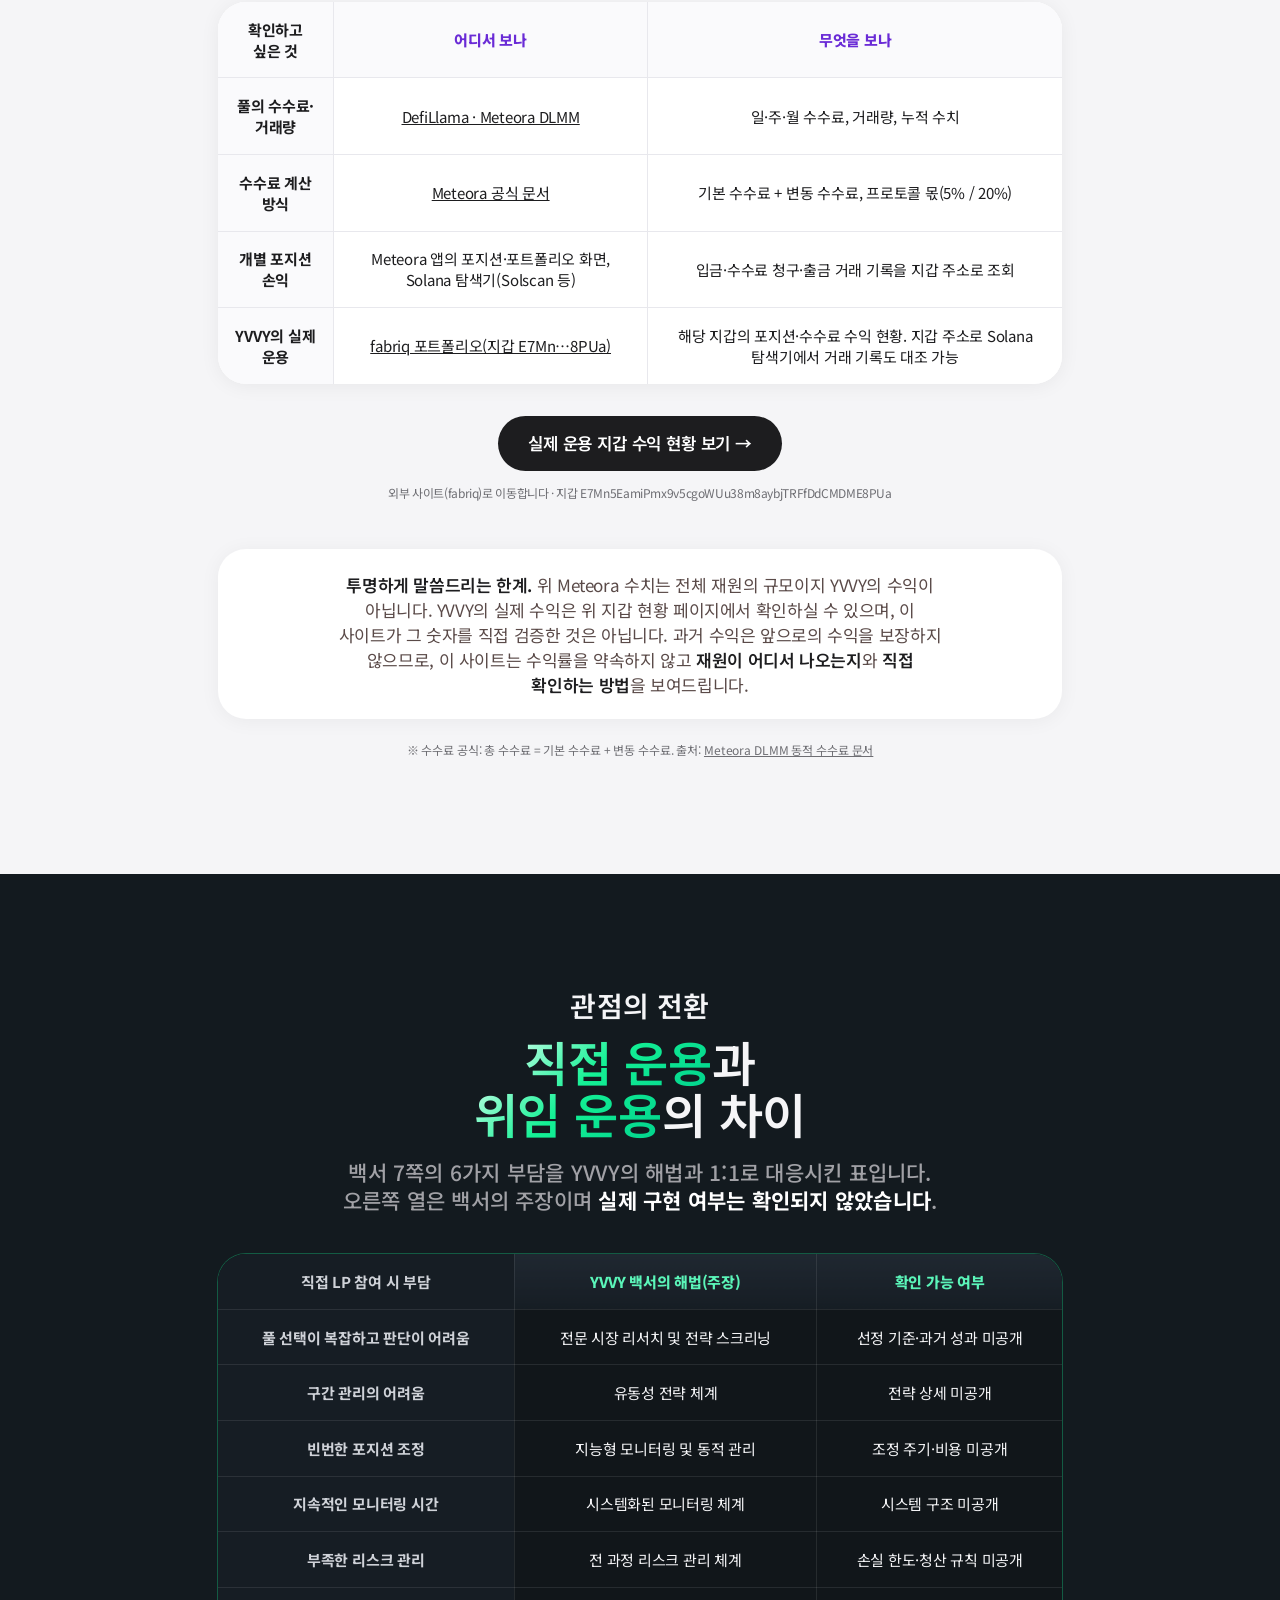
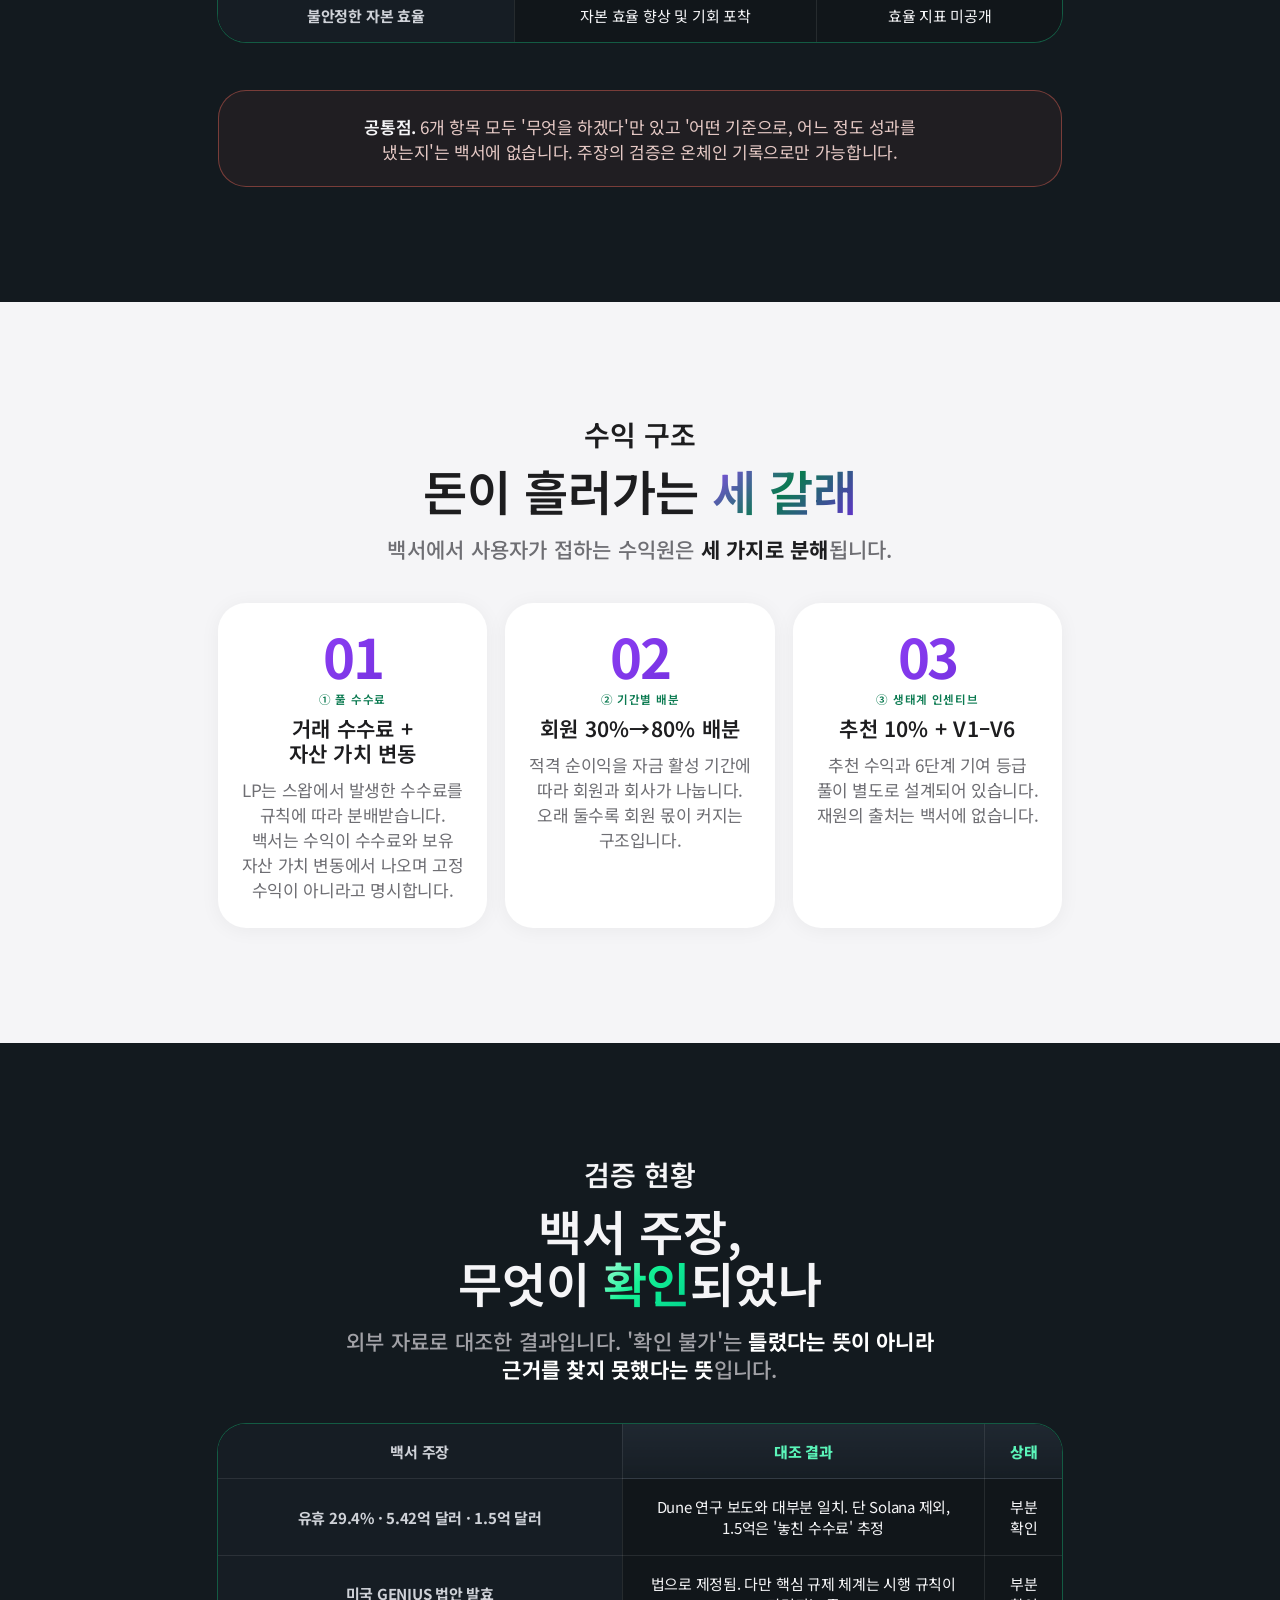
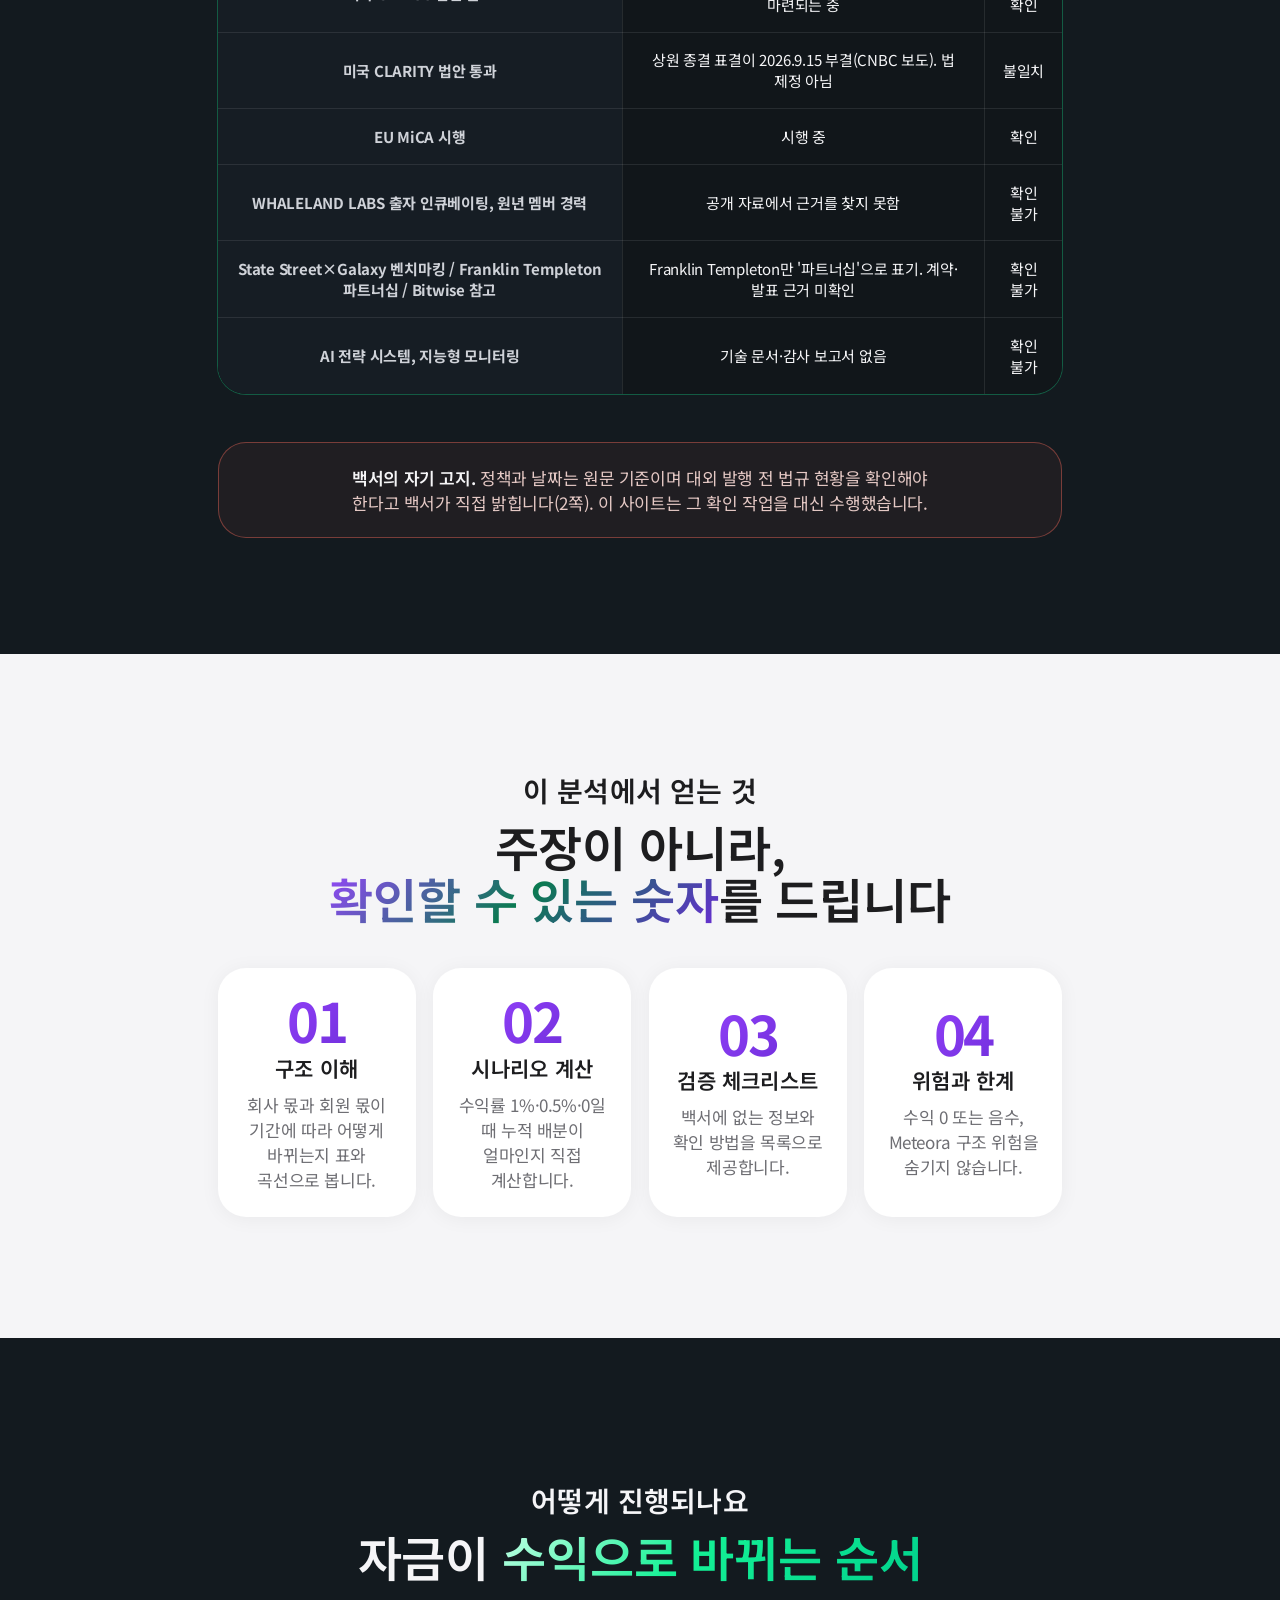
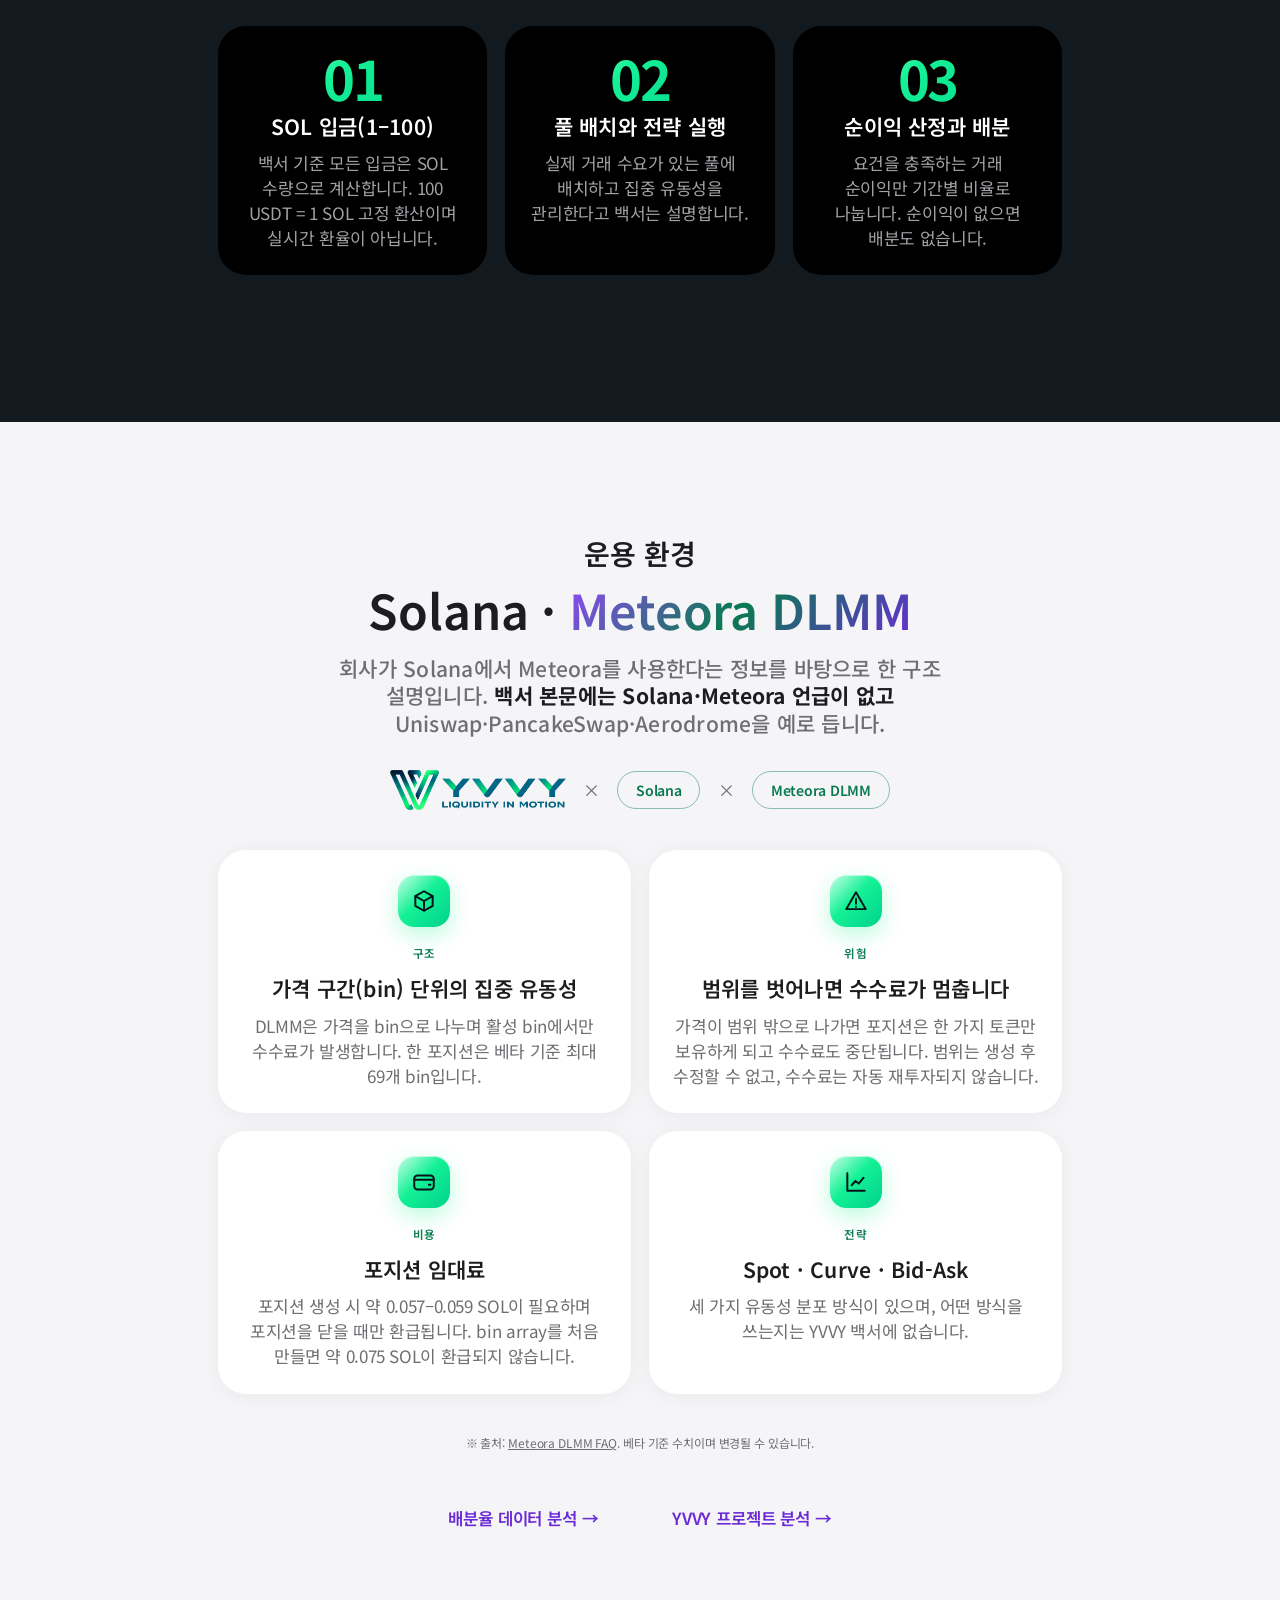
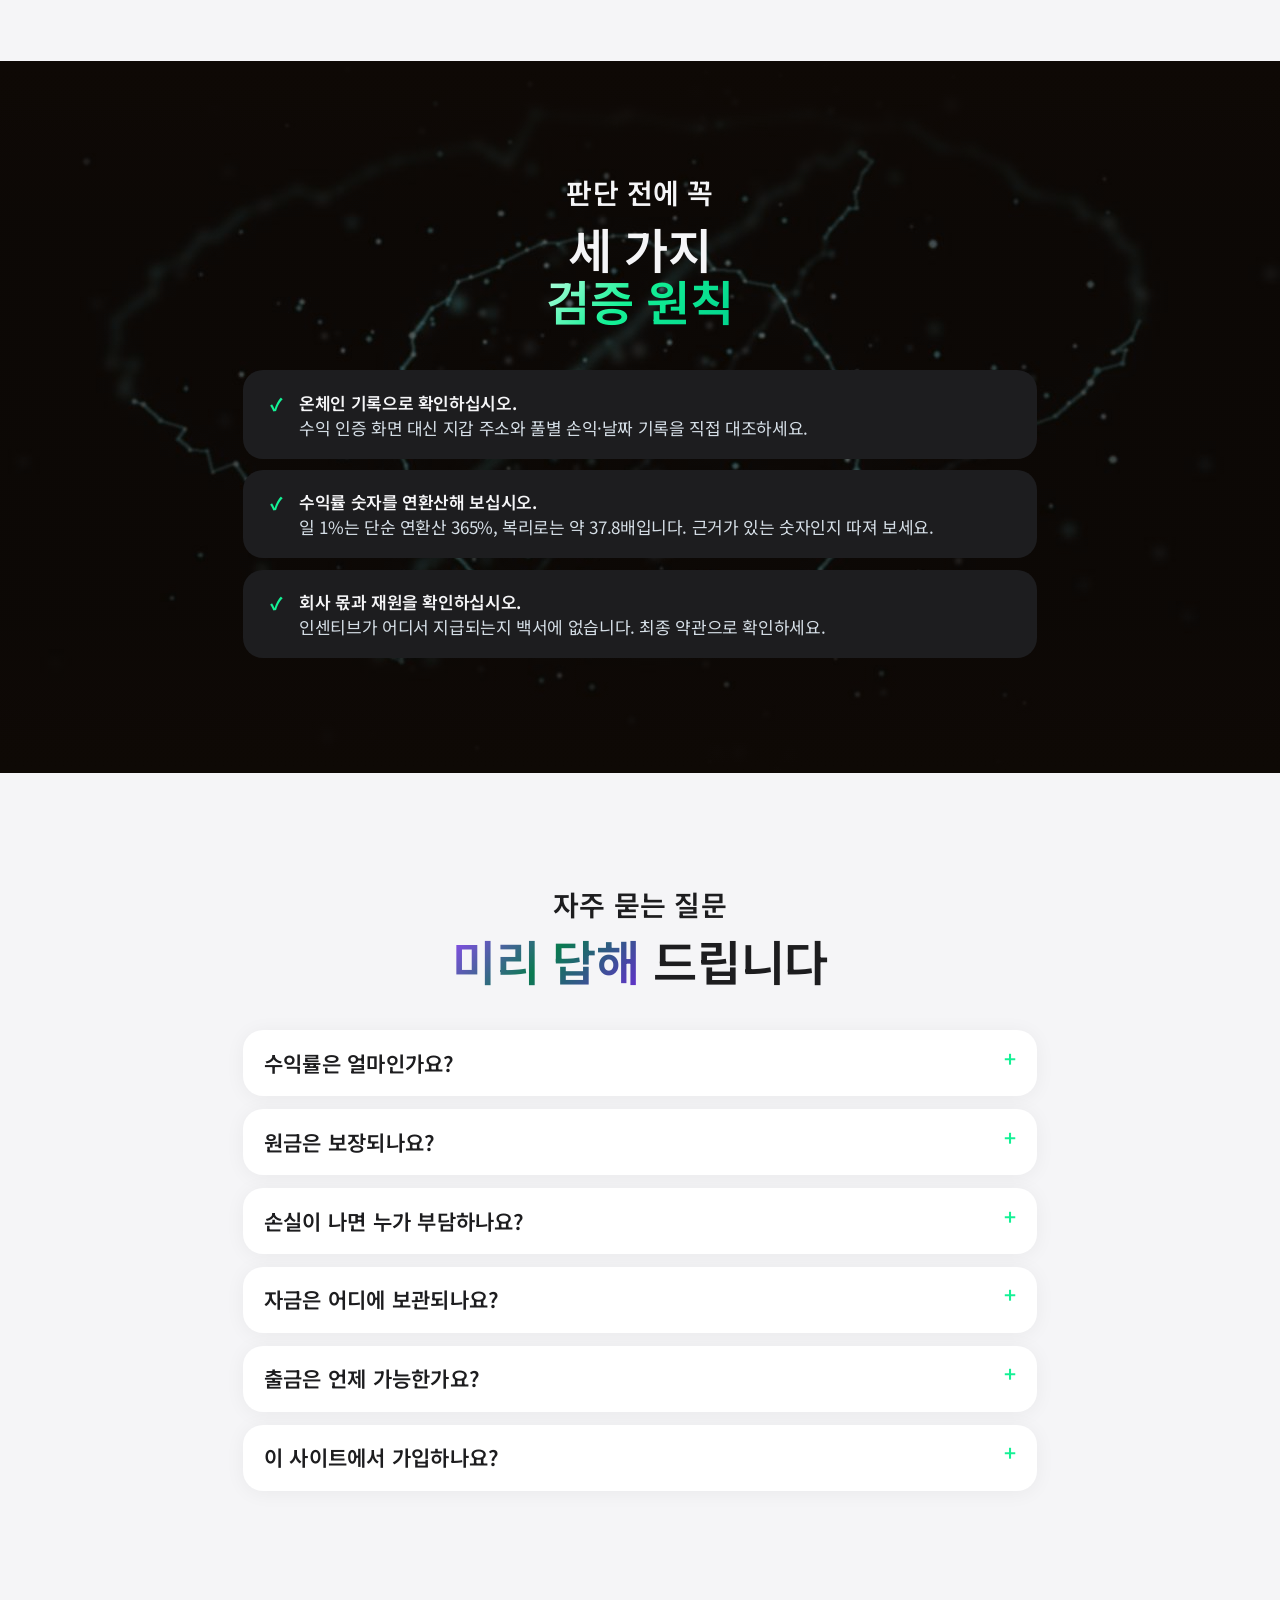
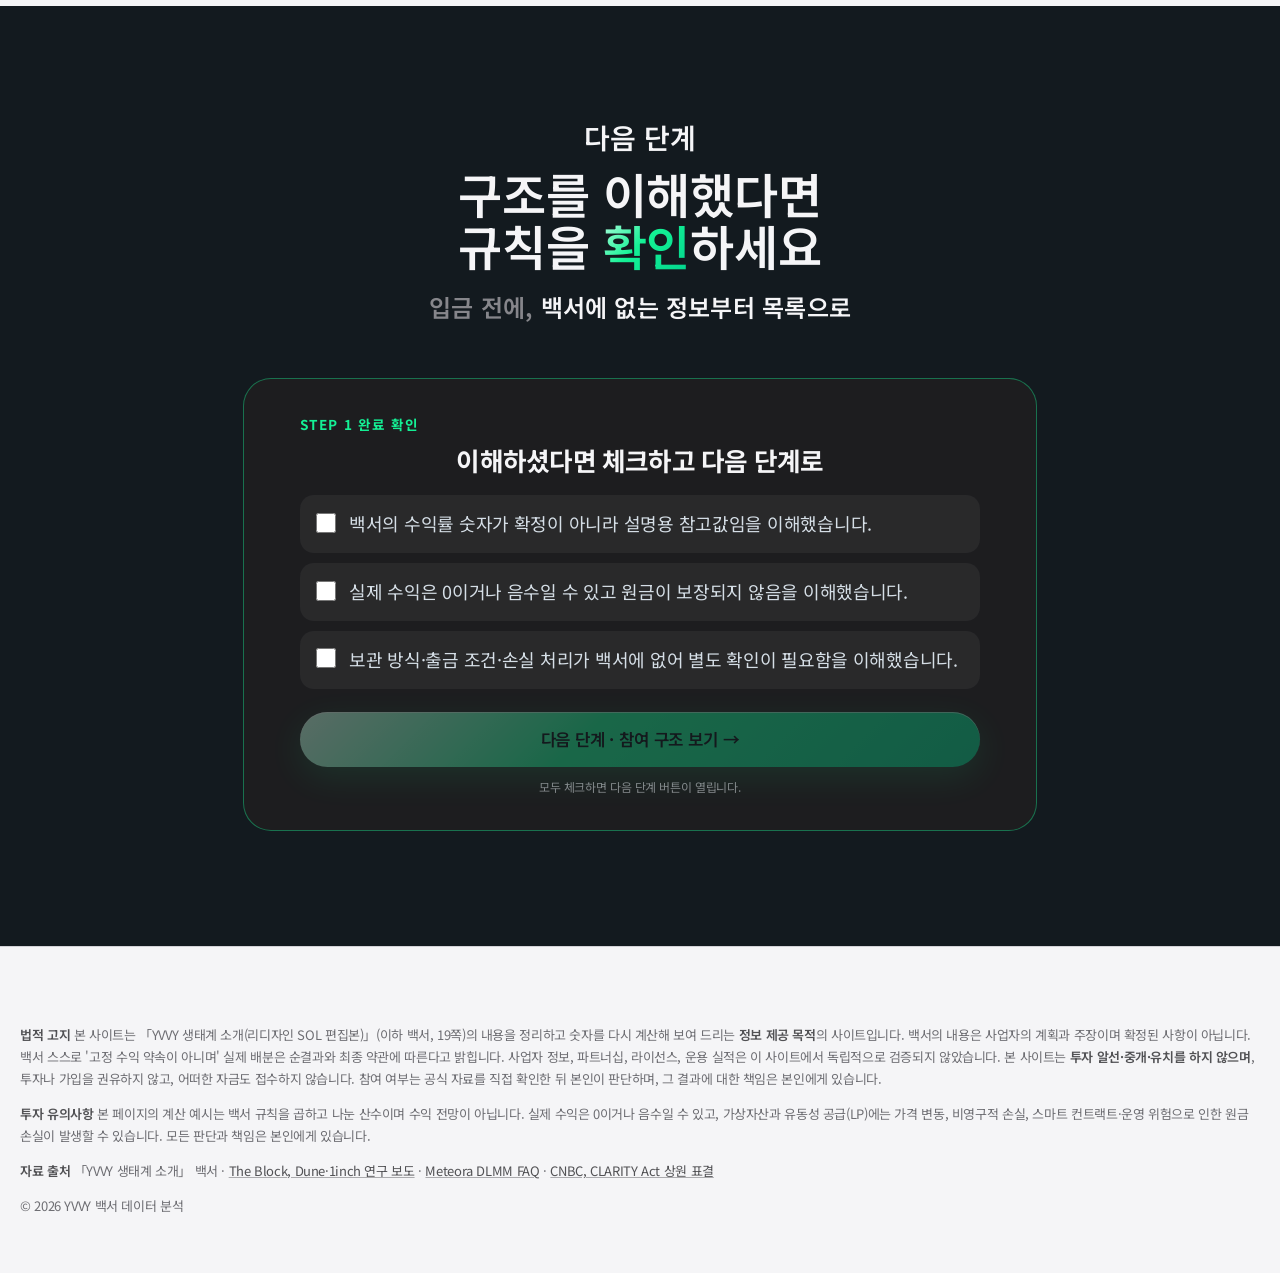
<file: nocapital.html>
<!doctype html>
<html lang="ko">
<head>
<meta charset="UTF-8">
<meta name="viewport" content="width=device-width, initial-scale=1.0,viewport-fit=cover">
<title>YVVY 유동성 관리 — 백서 기반 데이터 분석</title>
<meta name="description" content="YVVY 백서(19쪽)를 근거로 문제 정의, 수익 구조, 배분 규칙, 검증 현황을 숫자와 차트로 정리한 객관 분석 자료입니다.">
<meta property="og:type" content="website">
<meta property="og:title" content="YVVY 유동성 관리 — 백서 기반 데이터 분석">
<meta property="og:description" content="YVVY 백서(19쪽)를 근거로 문제 정의, 수익 구조, 배분 규칙, 검증 현황을 숫자와 차트로 정리한 객관 분석 자료입니다.">
<meta property="og:image" content="assets/og.png">
<meta property="og:locale" content="ko_KR">
<meta name="twitter:card" content="summary_large_image">
<link rel="preconnect" href="https://fonts.googleapis.com">
<link rel="stylesheet" href="https://fonts.googleapis.com/css2?family=Noto+Sans+KR:wght@400;600;700&display=swap">
<meta name="theme-color" content="#000000">
<link rel="stylesheet" href="site.css?v=yvvy20261102b">
<script>document.documentElement.classList.add('js');</script>
<link rel="stylesheet" href="yvvy-viz.css?v=sol20261110d">
</head>
<body data-step="1">
<nav class="nav">
  <a class="nav-logo" href="#top"><img src="assets/yvvy-logo.webp" alt="YVVY" class="yz-logo nav" width="1398" height="319">
<span class="hide-s">유동성 인텔리전스</span></a>
  <a class="nav-cta" href="#gate">다음 단계</a>
</nav>

<section class="hero has-vbg" id="top">
  <div class="vbg raw" data-src="hero-luxe.mp4" data-poster="hero-luxe-poster.jpg" aria-hidden="true"></div>
  <div class="wrap-wide">
    <div class="badge reveal">백서 19쪽 기반 · 객관적 데이터 분석</div>
    <h1 class="display reveal">유동성은 공급이 아니라<br><span class="gold">관리의 문제</span>입니다</h1>
    <p class="sub reveal">YVVY 백서의 구조를<br><em>숫자와 차트로 분해합니다</em></p>
    <p class="hero-note reveal">백서 기재 · 계산 · 가정을 구분해 표시합니다. 수익은 보장되지 않습니다.</p>
  </div>
</section>
<section id="biz">
  <div class="wrap-wide" style="text-align:center">
    <div class="eyebrow reveal">어떤 사업인가요</div>
    <h2 class="display-md reveal">YVVY는 <span class="gold">거래 수수료</span>가 나오는 자리에<br>유동성을 공급하는 사업입니다</h2>
    <p class="body reveal" style="max-width:680px;margin-left:auto;margin-right:auto">쉽게 말해, 탈중앙화 거래소(DEX)에서 누군가 코인을 바꿀 때마다 <strong>작은 수수료</strong>가 붙습니다. 그 거래가 이루어지도록 코인을 맡겨 두는 사람을 <strong>유동성 공급자(LP)</strong>라 하고, 수수료는 맡긴 사람들에게 나뉩니다. YVVY는 이 일을 <strong>회원 대신 전문적으로 관리</strong>하겠다는 모델입니다. 운용 환경은 Solana 기반 Meteora로 알려져 있습니다.</p>
    <div data-yz="flow" data-title="돈이 들어와서 수익이 되기까지" data-cap="백서의 구조에 Meteora의 공개 문서를 더해 순서대로 그렸습니다" data-steps='[{"t":"회원이 SOL 입금","d":"1–100 SOL을 입금합니다. 수량 기준이며 100 USDT = 1 SOL로 환산합니다.","tag":"백서"},{"t":"YVVY가 풀에 공급","d":"거래가 활발한 풀을 골라 가격 구간(bin)에 유동성을 넣고 구간을 관리합니다.","tag":"백서 주장"},{"t":"트레이더가 코인 교환","d":"사용자가 Meteora에서 토큰을 바꿀 때마다 거래 수수료가 발생합니다.","tag":"Meteora 문서"},{"t":"수수료가 LP에게","d":"가격이 걸쳐 있는 구간에 있는 LP에게 비례해 나뉩니다. 프로토콜이 일부(표준 풀 5%)를 가져갑니다.","tag":"Meteora 문서"},{"t":"회원·회사가 나눔","d":"적격 순이익을 입금 기간에 따라 회원 30%→80%, 회사 나머지로 배분합니다.","tag":"백서"}]' data-src="※ 모든 단계의 수익은 거래량·가격 변동에 따라 달라지며 보장되지 않습니다. 실제 배분 방식은 최종 약관 확인이 필요합니다."></div>
  </div>
</section>
<section id="flow">
  <div class="wrap-wide" style="text-align:center">
    <div class="eyebrow reveal">시장 문제</div>
    <h2 class="display-md reveal">유휴 유동성은 <span class="gold">얼마나 될까요?</span></h2>
    <p class="body reveal" style="max-width:640px;margin-left:auto;margin-right:auto">백서는 집중 유동성의 활용률이 낮고 <strong>사용자의 관리 역량이 병목</strong>이라고 말합니다. 인용된 Dune·1inch 연구의 원문 범위를 함께 확인합니다.</p>
<div class="vz reveal">
  <h3>집중 유동성 자본의 상태 분해</h3>
  <p class="vz-cap">Uniswap v3 계열 기준 · 26주 평균(2026.1.6~6.30)</p>
  <div class="vz-hbar"><div class="vz-row"><div class="vz-lab">활발히 사용<small> 그 주 거래에 쓰임</small></div><div class="vz-track"><div class="vz-fill " style="--w:13.70%"><b>13.7%</b></div></div></div><div class="vz-row"><div class="vz-lab">범위 안, 미사용<small>범위 내지만 거래 없음</small></div><div class="vz-track"><div class="vz-fill mute" style="--w:56.90%"><b>56.9%</b></div></div></div><div class="vz-row"><div class="vz-lab">범위 이탈<small>수수료 수익 없음</small></div><div class="vz-track"><div class="vz-fill dash" style="--w:29.40%"><b>29.4%</b></div></div></div></div>
  <p class="vz-src">출처: <a href="https://www.theblock.co/post/408591/dune-research-finds-85-of-concentrated-defi-liquidity-is-underutilized-with-150m-in-annual-fees-foregone">The Block (2026.7.16)</a> 보도. 29.4%는 보도가 v3 계열 분해에서 인용한 값이며, 전체 평균 범위 이탈 비중은 29.5%로 보도됩니다. 세 항목 합은 100%입니다(13.7+56.9+29.4).</p>
</div>
    <div class="vz-stats reveal"><div class="vz-stat"><strong>29.5%</strong><span>전체 평균 범위 이탈 비중(백서는 29.4%로 표기)</span></div><div class="vz-stat"><strong>5.42억 달러</strong><span>주간 평균 유휴 자금</span></div><div class="vz-stat"><strong>2억 달러+</strong><span>90일간 입출금 없이 유휴(약 36.7%)</span></div><div class="vz-stat"><strong>1.5억 달러</strong><span>연간 '놓친' 수수료 추정(손실 아님)</span></div></div>
    <div class="risk reveal"><p><b>이 통계를 읽는 법.</b> ① 연구는 Uniswap v3·v4, PancakeSwap v3, Aerodrome의 상위 풀을 7개 체인에서 본 것이며 <b>Solana의 집중 유동성 시장(Meteora 포함)은 제외</b>됐습니다. YVVY가 쓴다고 알려진 환경의 수치가 아닙니다. ② 1.5억 달러는 범위 밖 LP가 '받지 못한 수수료'의 추정치이며, 백서의 'LP 연간 손실'과 같은 뜻이 아닙니다. ③ 연구는 1inch가 의뢰했고, 일부 유휴 포지션은 의도적(지정가 방식)이라고 연구진도 밝혔습니다.</p></div>
  </div>
</section>
<section class="alt" id="source">
  <div class="wrap-wide" style="text-align:center">
    <div class="eyebrow reveal">수익의 재원</div>
    <h2 class="display-md reveal">수익은 <span class="gold">거래량에서</span> 나옵니다</h2>
    <p class="body reveal" style="max-width:680px;margin-left:auto;margin-right:auto">LP 수익의 출처는 <strong>트레이더가 내는 수수료</strong>입니다. 그래서 풀의 거래량이 곧 재원의 크기이고, 가격이 내 구간 안에 머무는 동안에만 수수료를 받습니다. 아래는 Meteora가 공개한 2026년 상반기 수치입니다.</p>
    <div data-yz="donut" data-title="Meteora가 LP에게 지급한 수수료 구성" data-cap="2026년 상반기 합계 약 1.4억 달러" data-center="$140M" data-sub="LP 수수료 합계" data-items='[{"l":"외부 토큰 풀","v":105,"t":"1.05억 달러 · 75%"},{"l":"런치패드 파트너 토큰","v":35,"t":"0.35억 달러 · 25%","c":"#b794ff"}]' data-src="출처: <a href='https://solanacompass.com/news/meteora-reports-140m-in-lp-fees-and-32b-in-h1-2026-trading-volume' target='_blank' rel='noopener'>Solana Compass 보도</a>(Meteora H1 2026 토큰 홀더 리포트 요약). 프로토콜 자체 집계이며 독립 검증은 아닙니다."></div>
    <div data-yz="bars" data-title="거래량은 일정하지 않습니다" data-cap="2026년 분기별 Meteora 거래량 (단위: 십억 달러)" data-unit="B$" data-items='[{"l":"1분기","v":19.5,"t":"보고 수치"},{"l":"2분기","v":12.5,"t":"상반기 320억 − 1분기로 계산","c":"#9945ff"}]' data-src="1분기 195억 달러와 상반기 320억 달러는 보도된 값이고, 2분기는 그 차이로 계산한 값입니다(약 36% 감소). 거래량이 줄면 같은 풀의 수수료도 줄 수 있습니다."></div>
    <div class="vz-stats reveal"><div class="vz-stat"><strong>36%</strong><span>90일 넘은 풀이 만든 DLMM 수수료 비중(1월 15%에서 상승)</span></div><div class="vz-stat"><strong>5% / 20%</strong><span>프로토콜이 가져가는 몫: 표준 풀 / 부트스트랩(런치) 풀</span></div><div class="vz-stat"><strong>최대 69</strong><span>한 포지션이 걸칠 수 있는 가격 구간(bin) 수(베타)</span></div></div>
    <div class="tbl-wrap reveal"><table><thead><tr><th>수익 재원</th><th>어떻게 생기나</th><th>커지는 조건</th><th>함께 오는 위험</th></tr></thead><tbody>
<tr><td>기본 수수료</td><td>스왑 금액 × (기본 요율). 요율은 풀을 만든 사람이 설정합니다.</td><td>거래량 증가, 내 구간 안에서 거래가 많을 때</td><td>거래량이 줄면 함께 감소</td></tr>
<tr><td>변동 수수료</td><td>가격 변동성이 클수록 수수료가 커지도록 설계된 추가 요율입니다.</td><td>변동성이 커지는 시장</td><td>변동성이 크면 범위 이탈과 가치 변동도 커집니다</td></tr>
<tr><td>구간 집중</td><td>자금을 활성 구간에 모아 같은 자본으로 더 많은 거래를 받습니다.</td><td>구간을 자주 점검·재설정할 때</td><td>범위를 벗어나면 수수료가 멈추고, 구간 수정에는 비용이 듭니다</td></tr>
</tbody></table></div>
    <div class="risk reveal"><p><b>YVVY의 가치 제안은 여기에 있습니다.</b> 재원은 '거래 수수료'로 분명한데, 그 수수료를 <b>얼마나 꾸준히 받느냐</b>는 구간을 얼마나 잘 관리하느냐에 달려 있습니다. 앞에서 본 것처럼 집중 유동성 자본의 상당 부분이 범위 밖에서 놀고 있다는 조사가 있고, 백서는 이 관리를 회원 대신 맡겠다고 주장합니다. 다만 <b>YVVY의 실제 운용 성과 데이터는 아직 공개된 것이 없어</b>, 이 주장은 확인이 필요한 항목입니다.</p></div>
    <div class="eyebrow reveal" style="margin-top:4rem">온체인 증거</div>
    <h2 class="display-md reveal">누구나 <span class="gold">직접 확인</span>할 수 있는 수치</h2>
    <p class="body reveal" style="max-width:680px;margin-left:auto;margin-right:auto">Solana에서 LP가 수수료를 번다는 것은 블록체인에 기록된 거래 내역으로 확인됩니다. 아래는 데이터 집계 사이트 DefiLlama에 공개된 Meteora DLMM의 <strong>2026년 10월 25일 기준</strong> 수치입니다. 좋은 숫자만이 아니라 최근 줄어든 흐름도 함께 보여드립니다.</p>
    <div class="vz-stats reveal"><div class="vz-stat"><strong>$31.1M</strong><span>최근 30일 스왑 수수료</span></div><div class="vz-stat"><strong>$41.5억</strong><span>최근 30일 거래량($4.148B)</span></div><div class="vz-stat"><strong>$10.8억</strong><span>출시 이후 누적 수수료($1.082B)</span></div><div class="vz-stat"><strong>$2,265억</strong><span>누적 거래량($226.5B)</span></div></div>
    <div data-yz="bars" data-title="일평균 수수료는 줄고 있습니다" data-cap="Meteora DLMM 일평균 스왑 수수료 (단위: 천 달러)" data-unit="K$" data-items='[{"l":"최근 30일 평균","v":1035},{"l":"최근 7일 평균","v":411,"c":"#00d18c"},{"l":"최근 24시간","v":340,"c":"#9945ff"}]' data-src="계산: 30일 $31.06M ÷ 30, 7일 $2.88M ÷ 7, 24시간 $339,815. 출처: <a href='https://defillama.com/protocol/meteora-dlmm' target='_blank' rel='noopener'>DefiLlama Meteora DLMM</a>(2026-10-25 기준). 시장 상황에 따라 크게 변하는 값이므로 수익이 꾸준하다는 근거가 아니라 '재원이 실제로 존재하고 변동한다'는 근거로 읽어야 합니다."></div>
    <div data-yz="bars" data-title="수수료가 곧 순이익은 아닙니다" data-cap="Uniswap LP 표본(TVL의 43%): 수수료 수입 vs 임시손실 (단위: 백만 달러)" data-unit="M$" data-items='[{"l":"받은 수수료","v":199.3},{"l":"임시손실","v":260.1,"c":"#b794ff"},{"l":"단순 보유 대비 순손익","v":60.8,"c":"#f87171","t":"−60.8M$ (손해)"}]' data-src="출처: <a href='https://blockeden.xyz/blog/2026/04/19/meteora-lp-portfolio-analytics-dlmm-defi-bloomberg-terminal' target='_blank' rel='noopener'>BlockEden</a>가 인용한 표본(원 연구자는 기사에 없음). Uniswap 데이터이며 Meteora·Solana LP의 성과를 뜻하지 않습니다. 수수료 수입이 있어도 가격 변동으로 손해가 날 수 있다는 점을 보여주는 사례입니다."></div>
    <div class="tbl-wrap reveal"><table><thead><tr><th>확인하고 싶은 것</th><th>어디서 보나</th><th>무엇을 보나</th></tr></thead><tbody>
<tr><td>풀의 수수료·거래량</td><td><a href="https://defillama.com/protocol/meteora-dlmm" target="_blank" rel="noopener">DefiLlama · Meteora DLMM</a></td><td>일·주·월 수수료, 거래량, 누적 수치</td></tr>
<tr><td>수수료 계산 방식</td><td><a href="https://docs.meteora.ag/product-overview/dlmm-overview/dynamic-fees" target="_blank" rel="noopener">Meteora 공식 문서</a></td><td>기본 수수료 + 변동 수수료, 프로토콜 몫(5% / 20%)</td></tr>
<tr><td>개별 포지션 손익</td><td>Meteora 앱의 포지션·포트폴리오 화면, Solana 탐색기(Solscan 등)</td><td>입금·수수료 청구·출금 거래 기록을 지갑 주소로 조회</td></tr>
<tr><td>YVVY의 실제 운용</td><td><a href="https://fabriq.trade/portfolio-beta?walletAddress=E7Mn5EamiPmx9v5cgoWUu38m8aybjTRFfDdCMDME8PUa" target="_blank" rel="noopener">fabriq 포트폴리오(지갑 E7Mn…8PUa)</a></td><td>해당 지갑의 포지션·수수료 수익 현황. 지갑 주소로 Solana 탐색기에서 거래 기록도 대조 가능</td></tr>
</tbody></table></div>
    <div class="vz-cta reveal"><a class="btn btn-gold" href="https://fabriq.trade/portfolio-beta?walletAddress=E7Mn5EamiPmx9v5cgoWUu38m8aybjTRFfDdCMDME8PUa" target="_blank" rel="noopener">실제 운용 지갑 수익 현황 보기 →</a><small>외부 사이트(fabriq)로 이동합니다 · 지갑 E7Mn5EamiPmx9v5cgoWUu38m8aybjTRFfDdCMDME8PUa</small></div>
    <div class="risk reveal"><p><b>투명하게 말씀드리는 한계.</b> 위 Meteora 수치는 전체 재원의 규모이지 YVVY의 수익이 아닙니다. YVVY의 실제 수익은 위 지갑 현황 페이지에서 확인하실 수 있으며, 이 사이트가 그 숫자를 직접 검증한 것은 아닙니다. 과거 수익은 앞으로의 수익을 보장하지 않으므로, 이 사이트는 수익률을 약속하지 않고 <b>재원이 어디서 나오는지</b>와 <b>직접 확인하는 방법</b>을 보여드립니다.</p></div>
    <p class="fine reveal">※ 수수료 공식: 총 수수료 = 기본 수수료 + 변동 수수료. 출처: <a href="https://docs.meteora.ag/product-overview/dlmm-overview/dynamic-fees" target="_blank" rel="noopener">Meteora DLMM 동적 수수료 문서</a></p>
  </div>
</section>
<section class="alt">
  <div class="wrap-wide" style="text-align:center">
    <div class="eyebrow reveal">관점의 전환</div>
    <h2 class="display-md reveal"><span class="gold">직접 운용</span>과<br><span class="gold">위임 운용</span>의 차이</h2>
    <p class="body reveal" style="max-width:640px;margin-left:auto;margin-right:auto">백서 7쪽의 6가지 부담을 YVVY의 해법과 1:1로 대응시킨 표입니다. 오른쪽 열은 백서의 주장이며 <strong>실제 구현 여부는 확인되지 않았습니다</strong>.</p>
<div class="tbl-wrap reveal"><table><thead><tr><th>직접 LP 참여 시 부담</th><th>YVVY 백서의 해법(주장)</th><th>확인 가능 여부</th></tr></thead><tbody><tr><td>풀 선택이 복잡하고 판단이 어려움</td><td>전문 시장 리서치 및 전략 스크리닝</td><td>선정 기준·과거 성과 미공개</td></tr><tr><td>구간 관리의 어려움</td><td>유동성 전략 체계</td><td>전략 상세 미공개</td></tr><tr><td>빈번한 포지션 조정</td><td>지능형 모니터링 및 동적 관리</td><td>조정 주기·비용 미공개</td></tr><tr><td>지속적인 모니터링 시간</td><td>시스템화된 모니터링 체계</td><td>시스템 구조 미공개</td></tr><tr><td>부족한 리스크 관리</td><td>전 과정 리스크 관리 체계</td><td>손실 한도·청산 규칙 미공개</td></tr><tr><td>불안정한 자본 효율</td><td>자본 효율 향상 및 기회 포착</td><td>효율 지표 미공개</td></tr></tbody></table></div>
    <div class="risk reveal"><p><b>공통점.</b> 6개 항목 모두 '무엇을 하겠다'만 있고 '어떤 기준으로, 어느 정도 성과를 냈는지'는 백서에 없습니다. 주장의 검증은 온체인 기록으로만 가능합니다.</p></div>
  </div>
</section>
<section>
  <div class="wrap-wide" style="text-align:center">
    <div class="eyebrow reveal">수익 구조</div>
    <h2 class="display-md reveal">돈이 흘러가는 <span class="gold">세 갈래</span></h2>
    <p class="body reveal" style="max-width:640px;margin-left:auto;margin-right:auto">백서에서 사용자가 접하는 수익원은 <strong>세 가지로 분해</strong>됩니다.</p>
<div class="grid g3 reveal"><div class="card gold-b"><div class="num">01</div><div class="tag">① 풀 수수료</div><h3>거래 수수료 + 자산 가치 변동</h3><p>LP는 스왑에서 발생한 수수료를 규칙에 따라 분배받습니다. 백서는 수익이 수수료와 보유 자산 가치 변동에서 나오며 고정 수익이 아니라고 명시합니다.</p></div><div class="card gold-b"><div class="num">02</div><div class="tag">② 기간별 배분</div><h3>회원 30%→80% 배분</h3><p>적격 순이익을 자금 활성 기간에 따라 회원과 회사가 나눕니다. 오래 둘수록 회원 몫이 커지는 구조입니다.</p></div><div class="card gold-b"><div class="num">03</div><div class="tag">③ 생태계 인센티브</div><h3>추천 10% + V1–V6</h3><p>추천 수익과 6단계 기여 등급 풀이 별도로 설계되어 있습니다. 재원의 출처는 백서에 없습니다.</p></div></div>
  </div>
</section>
<section class="alt">
  <div class="wrap-wide" style="text-align:center">
    <div class="eyebrow reveal">검증 현황</div>
    <h2 class="display-md reveal">백서 주장,<br>무엇이 <span class="gold">확인</span>되었나</h2>
    <p class="body reveal" style="max-width:640px;margin-left:auto;margin-right:auto">외부 자료로 대조한 결과입니다. '확인 불가'는 <strong>틀렸다는 뜻이 아니라 근거를 찾지 못했다는 뜻</strong>입니다.</p>
<div class="tbl-wrap reveal"><table><thead><tr><th>백서 주장</th><th>대조 결과</th><th>상태</th></tr></thead><tbody><tr><td>유휴 29.4% · 5.42억 달러 · 1.5억 달러</td><td>Dune 연구 보도와 대부분 일치. 단 Solana 제외, 1.5억은 '놓친 수수료' 추정</td><td>부분 확인</td></tr><tr><td>미국 GENIUS 법안 발효</td><td>법으로 제정됨. 다만 핵심 규제 체계는 시행 규칙이 마련되는 중</td><td>부분 확인</td></tr><tr><td>미국 CLARITY 법안 통과</td><td>상원 종결 표결이 2026.9.15 부결(CNBC 보도). 법 제정 아님</td><td>불일치</td></tr><tr><td>EU MiCA 시행</td><td>시행 중</td><td>확인</td></tr><tr><td>WHALELAND LABS 출자 인큐베이팅, 원년 멤버 경력</td><td>공개 자료에서 근거를 찾지 못함</td><td>확인 불가</td></tr><tr><td>State Street×Galaxy 벤치마킹 / Franklin Templeton 파트너십 / Bitwise 참고</td><td>Franklin Templeton만 '파트너십'으로 표기. 계약·발표 근거 미확인</td><td>확인 불가</td></tr><tr><td>AI 전략 시스템, 지능형 모니터링</td><td>기술 문서·감사 보고서 없음</td><td>확인 불가</td></tr></tbody></table></div>
    <div class="risk reveal"><p><b>백서의 자기 고지.</b> 정책과 날짜는 원문 기준이며 대외 발행 전 법규 현황을 확인해야 한다고 백서가 직접 밝힙니다(2쪽). 이 사이트는 그 확인 작업을 대신 수행했습니다.</p></div>
  </div>
</section>
<section>
  <div class="wrap-wide" style="text-align:center">
    <div class="eyebrow reveal">이 분석에서 얻는 것</div>
    <h2 class="display-md reveal">주장이 아니라,<br><span class="gold">확인할 수 있는 숫자</span>를 드립니다</h2>
<div class="grid g4 numonly reveal"><div class="card "><div class="num">01</div><h3>구조 이해</h3><p>회사 몫과 회원 몫이 기간에 따라 어떻게 바뀌는지 표와 곡선으로 봅니다.</p></div><div class="card "><div class="num">02</div><h3>시나리오 계산</h3><p>수익률 1%·0.5%·0일 때 누적 배분이 얼마인지 직접 계산합니다.</p></div><div class="card "><div class="num">03</div><h3>검증 체크리스트</h3><p>백서에 없는 정보와 확인 방법을 목록으로 제공합니다.</p></div><div class="card "><div class="num">04</div><h3>위험과 한계</h3><p>수익 0 또는 음수, Meteora 구조 위험을 숨기지 않습니다.</p></div></div>
  </div>
</section>
<section>
  <div class="wrap-wide" style="text-align:center">
    <div class="eyebrow reveal">어떻게 진행되나요</div>
    <h2 class="display-md reveal">자금이 <span class="gold">수익으로 바뀌는 순서</span></h2>
<div class="grid g3 reveal"><div class="card gold-b"><div class="num">01</div><h3>SOL 입금(1–100)</h3><p>백서 기준 모든 입금은 SOL 수량으로 계산합니다. 100 USDT = 1 SOL 고정 환산이며 실시간 환율이 아닙니다.</p></div><div class="card gold-b"><div class="num">02</div><h3>풀 배치와 전략 실행</h3><p>실제 거래 수요가 있는 풀에 배치하고 집중 유동성을 관리한다고 백서는 설명합니다.</p></div><div class="card gold-b"><div class="num">03</div><h3>순이익 산정과 배분</h3><p>요건을 충족하는 거래 순이익만 기간별 비율로 나눕니다. 순이익이 없으면 배분도 없습니다.</p></div></div>
  </div>
</section>
<section>
  <div class="wrap-wide" style="text-align:center">
    <div class="eyebrow reveal">운용 환경</div>
    <h2 class="display-md reveal">Solana · <span class="gold">Meteora DLMM</span></h2>
    <p class="body reveal" style="max-width:640px;margin-left:auto;margin-right:auto">회사가 Solana에서 Meteora를 사용한다는 정보를 바탕으로 한 구조 설명입니다. <strong>백서 본문에는 Solana·Meteora 언급이 없고</strong> Uniswap·PancakeSwap·Aerodrome을 예로 듭니다.</p>
<div class="yz-chips reveal"><img src="assets/yvvy-logo.webp" alt="YVVY" class="yz-logo" width="1398" height="319" loading="lazy"><span class="yz-x">×</span><span class="yz-chip">Solana</span><span class="yz-x">×</span><span class="yz-chip">Meteora DLMM</span></div>
<div class="grid g2 reveal"><div class="card gold-b"><div class="tag">구조</div><h3>가격 구간(bin) 단위의 집중 유동성</h3><p>DLMM은 가격을 bin으로 나누며 활성 bin에서만 수수료가 발생합니다. 한 포지션은 베타 기준 최대 69개 bin입니다.</p></div><div class="card gold-b"><div class="tag">위험</div><h3>범위를 벗어나면 수수료가 멈춥니다</h3><p>가격이 범위 밖으로 나가면 포지션은 한 가지 토큰만 보유하게 되고 수수료도 중단됩니다. 범위는 생성 후 수정할 수 없고, 수수료는 자동 재투자되지 않습니다.</p></div><div class="card gold-b"><div class="tag">비용</div><h3>포지션 임대료</h3><p>포지션 생성 시 약 0.057–0.059 SOL이 필요하며 포지션을 닫을 때만 환급됩니다. bin array를 처음 만들면 약 0.075 SOL이 환급되지 않습니다.</p></div><div class="card gold-b"><div class="tag">전략</div><h3>Spot · Curve · Bid-Ask</h3><p>세 가지 유동성 분포 방식이 있으며, 어떤 방식을 쓰는지는 YVVY 백서에 없습니다.</p></div></div>
    <p class="fine reveal">※ 출처: <a href="https://docs.meteora.ag/user-faq/dlmm-faq" target="_blank" rel="noopener">Meteora DLMM FAQ</a>. 베타 기준 수치이며 변경될 수 있습니다.</p>
    <div class="pagenav reveal" style="margin-top:2.5rem"><a class="btn btn-ghost" href="nocapital-token.html">배분율 데이터 분석 →</a><a class="btn btn-ghost" href="company.html">YVVY 프로젝트 분석 →</a></div>
  </div>
</section>
<section id="principles" class="has-vbg">
  <div class="vbg flip" data-src="join-bg.mp4" data-poster="join-bg-poster.jpg" aria-hidden="true"></div>
  <div class="wrap">
    <div class="eyebrow reveal">판단 전에 꼭</div>
    <h2 class="display-md reveal">세 가지<br><span class="gold">검증 원칙</span></h2>
    <ul class="check reveal">
      <li><span><strong>온체인 기록으로 확인하십시오.</strong><br>수익 인증 화면 대신 지갑 주소와 풀별 손익·날짜 기록을 직접 대조하세요.</span></li>
      <li><span><strong>수익률 숫자를 연환산해 보십시오.</strong><br>일 1%는 단순 연환산 365%, 복리로는 약 37.8배입니다. 근거가 있는 숫자인지 따져 보세요.</span></li>
      <li><span><strong>회사 몫과 재원을 확인하십시오.</strong><br>인센티브가 어디서 지급되는지 백서에 없습니다. 최종 약관으로 확인하세요.</span></li>
    </ul>
  </div>
</section>
<section id="faq" class="alt">
  <div class="wrap">
    <div class="eyebrow reveal">자주 묻는 질문</div>
    <h2 class="display-md reveal"><span class="gold">미리 답해</span> 드립니다</h2>
    <div class="faq-list"><details class="reveal"><summary>수익률은 얼마인가요?</summary><p>백서에 확정 수익률은 없습니다. '파라미터 설명용'으로 일 0.5–1%가 참고값으로 나오고, 실제 수익은 더 낮거나 0이거나 음수일 수 있다고 백서가 명시합니다.</p></details><details class="reveal"><summary>원금은 보장되나요?</summary><p>아니요. 백서는 이익 배분 비율이 '원금 수익률을 의미하지 않는다'고 밝히며, 원금 보장 약속도 없습니다. LP에는 가격 변동에 따른 손실 위험이 있습니다.</p></details><details class="reveal"><summary>손실이 나면 누가 부담하나요?</summary><p>백서에 규정이 없습니다. 배분은 '적격 순이익' 기준으로만 설명되며, 순손실 시 처리는 최종 약관 확인이 필요합니다.</p></details><details class="reveal"><summary>자금은 어디에 보관되나요?</summary><p>백서에 보관 방식(스마트 컨트랙트인지, 회사 관리 지갑인지)이 없습니다. 입금 전에 반드시 확인해야 하는 1순위 항목입니다.</p></details><details class="reveal"><summary>출금은 언제 가능한가요?</summary><p>백서에 출금 조건이 없습니다. 자금 활성 기간 개념만 있어 중도 출금 시 배분율 처리도 확인이 필요합니다.</p></details><details class="reveal"><summary>이 사이트에서 가입하나요?</summary><p>아니요. 이 사이트는 분석 자료이며 어떠한 자금도 접수하지 않고 가입을 중개하지 않습니다.</p></details></div>
  </div>
</section>
<section id="cta">
  <div class="wrap">
    <div class="eyebrow reveal">다음 단계</div>
    <h2 class="display reveal">구조를 이해했다면<br>규칙을 <span class="gold">확인</span>하세요</h2>
    <p class="sub reveal">입금 전에, <em>백서에 없는 정보부터 목록으로</em></p>
    <div class="gate reveal" id="gate"><small>STEP 1 완료 확인</small><h3>이해하셨다면 체크하고 다음 단계로</h3><label><input type="checkbox"> <span>백서의 수익률 숫자가 확정이 아니라 설명용 참고값임을 이해했습니다.</span></label><label><input type="checkbox"> <span>실제 수익은 0이거나 음수일 수 있고 원금이 보장되지 않음을 이해했습니다.</span></label><label><input type="checkbox"> <span>보관 방식·출금 조건·손실 처리가 백서에 없어 별도 확인이 필요함을 이해했습니다.</span></label><a class="btn btn-gold gate-next" href="nocapital-join.html" aria-disabled="true">다음 단계 · 참여 구조 보기 →</a><p class="gate-hint">모두 체크하면 다음 단계 버튼이 열립니다.</p></div>
  </div>
</section>
<footer>
  <div class="wrap">
    <p><strong>법적 고지</strong> 본 사이트는 「YVVY 생태계 소개(리디자인 SOL 편집본)」(이하 백서, 19쪽)의 내용을 정리하고 숫자를 다시 계산해 보여 드리는 <strong>정보 제공 목적</strong>의 사이트입니다. 백서의 내용은 사업자의 계획과 주장이며 확정된 사항이 아닙니다. 백서 스스로 '고정 수익 약속이 아니며' 실제 배분은 순결과와 최종 약관에 따른다고 밝힙니다. 사업자 정보, 파트너십, 라이선스, 운용 실적은 이 사이트에서 독립적으로 검증되지 않았습니다. 본 사이트는 <strong>투자 알선·중개·유치를 하지 않으며</strong>, 투자나 가입을 권유하지 않고, 어떠한 자금도 접수하지 않습니다. 참여 여부는 공식 자료를 직접 확인한 뒤 본인이 판단하며, 그 결과에 대한 책임은 본인에게 있습니다.</p>
    <p><strong>투자 유의사항</strong> 본 페이지의 계산 예시는 백서 규칙을 곱하고 나눈 산수이며 수익 전망이 아닙니다. 실제 수익은 0이거나 음수일 수 있고, 가상자산과 유동성 공급(LP)에는 가격 변동, 비영구적 손실, 스마트 컨트랙트·운영 위험으로 인한 원금 손실이 발생할 수 있습니다. 모든 판단과 책임은 본인에게 있습니다.</p>
    <p><strong>자료 출처</strong> 「YVVY 생태계 소개」 백서 · <a href="https://www.theblock.co/post/408591/dune-research-finds-85-of-concentrated-defi-liquidity-is-underutilized-with-150m-in-annual-fees-foregone" target="_blank" rel="noopener">The Block, Dune·1inch 연구 보도</a> · <a href="https://docs.meteora.ag/user-faq/dlmm-faq" target="_blank" rel="noopener">Meteora DLMM FAQ</a> · <a href="https://www.cnbc.com/2026/09/15/senate-cloture-vote-on-clarity-act-fails-dealing-regulatory-setback-to-crypto-industry.html" target="_blank" rel="noopener">CNBC, CLARITY Act 상원 표결</a></p>
    <p>© 2026 YVVY 백서 데이터 분석</p>
  </div>
</footer>

<div class="sticky"><a class="btn btn-gold" href="nocapital-join.html">참여 구조 보기 →</a></div>

<script>
const steps = document.querySelectorAll('#track li');
const mark = n => steps.forEach(li => li.classList.toggle('on', +li.dataset.s <= n));
const so = new IntersectionObserver(es => es.forEach(e => { if (e.isIntersecting) mark(+e.target.dataset.step); }), { threshold: .3 });
[['flow', 2], ['cta', 3]].forEach(([id, n]) => { const el = document.getElementById(id); el.dataset.step = n; so.observe(el); });
</script>
<script>
const io = new IntersectionObserver((es) => es.forEach(e => { if (e.isIntersecting) { e.target.classList.add('in'); io.unobserve(e.target); } }), { threshold: .12 });
document.querySelectorAll('.reveal').forEach(el => io.observe(el));
addEventListener('scroll', () => document.querySelector('.sticky').classList.toggle('on', scrollY > 500), { passive: true });
</script>
<script src="nocapital-apple.js?v=yvvy20261102b" defer></script>
<script src="nocapital-icons.js?v=yvvy20261102b" defer></script>
<script src="nocapital-motion.js?v=yvvy20261102b" defer></script>
<script src="nocapital-scroll.js?v=yvvy20261102b" defer></script>
<script src="funnel.js?v=yvvy20261102b" defer></script>
<script src="nocapital-responsive.js?v=yvvy20261102b" defer></script>
<script src="nocapital-stars.js?v=yvvy20261102b" defer></script>
<script src="nocapital-apple3.js?v=yvvy20261102b" defer></script>
<script src="yvvy-apple.js?v=yvvy20261102b" defer></script>
<script src="yvvy-viz.js?v=sol20261110d" defer></script>
</body>
</html>
</file>
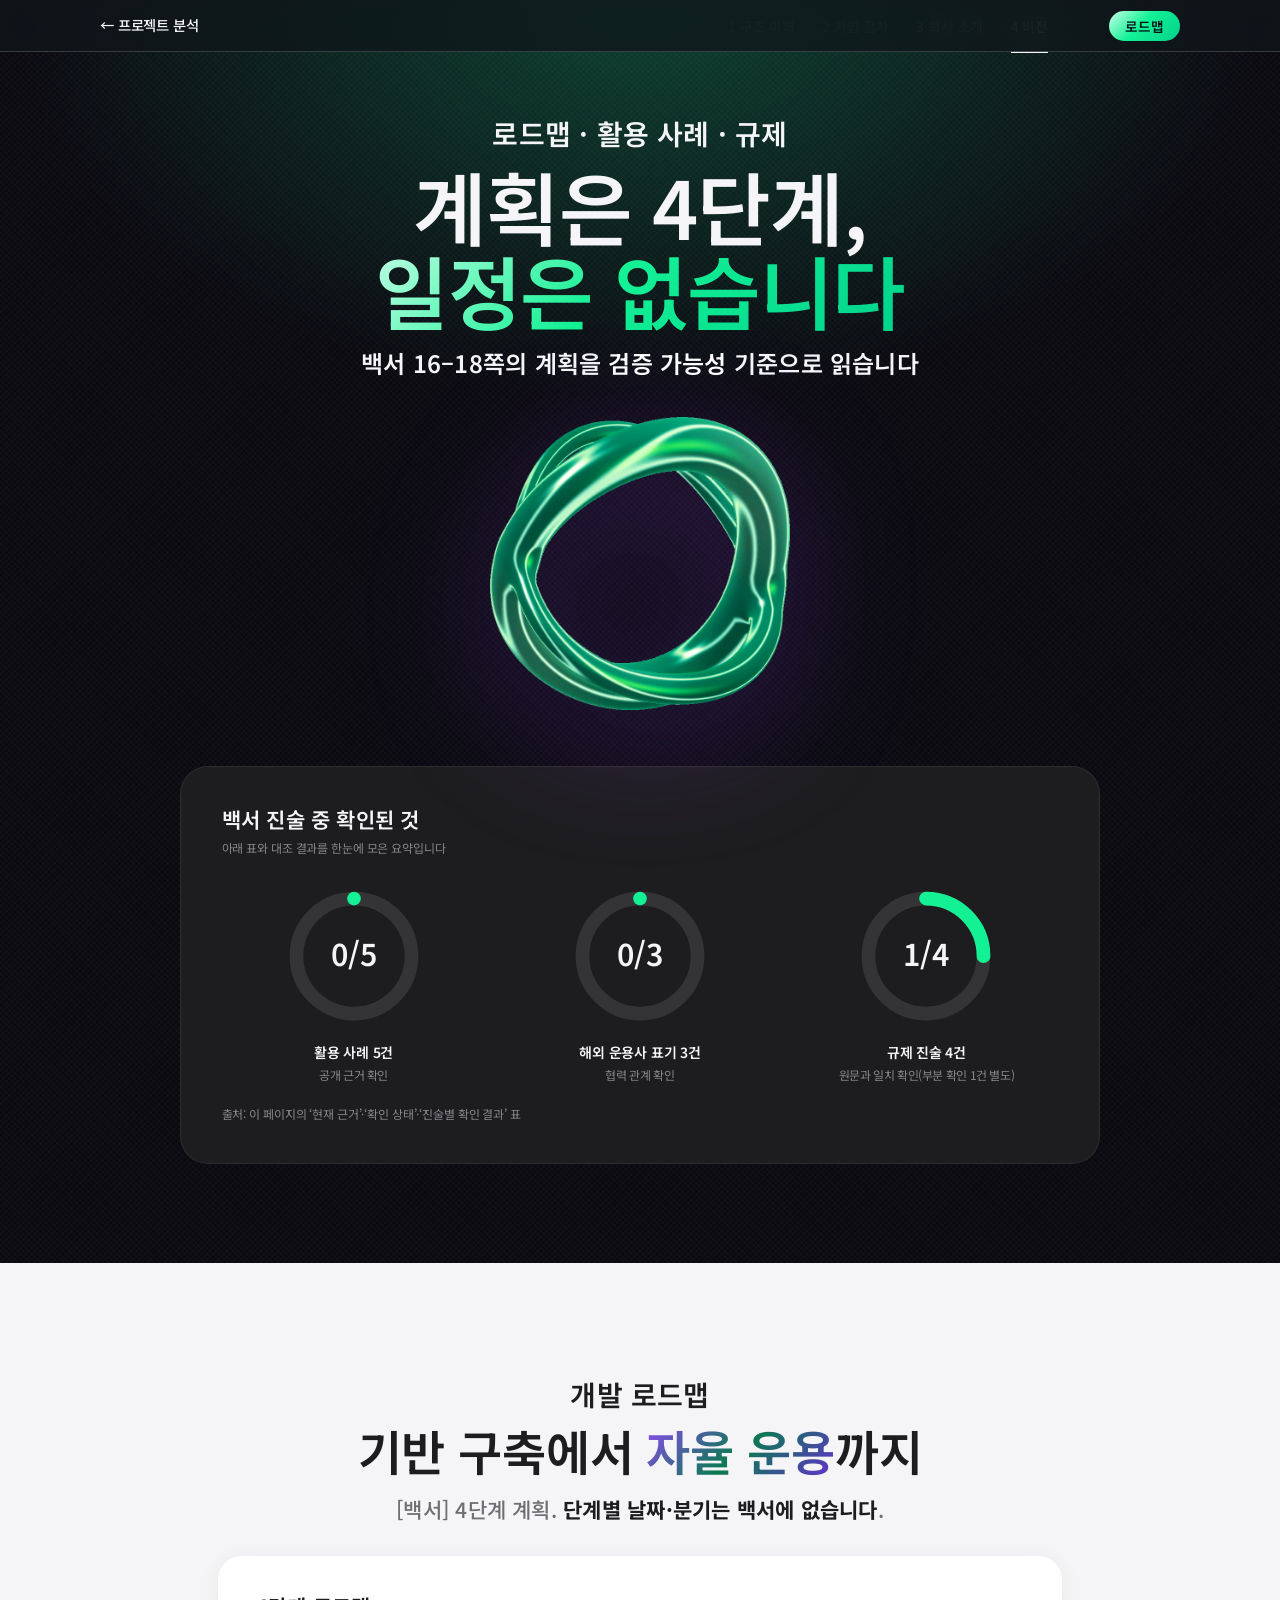
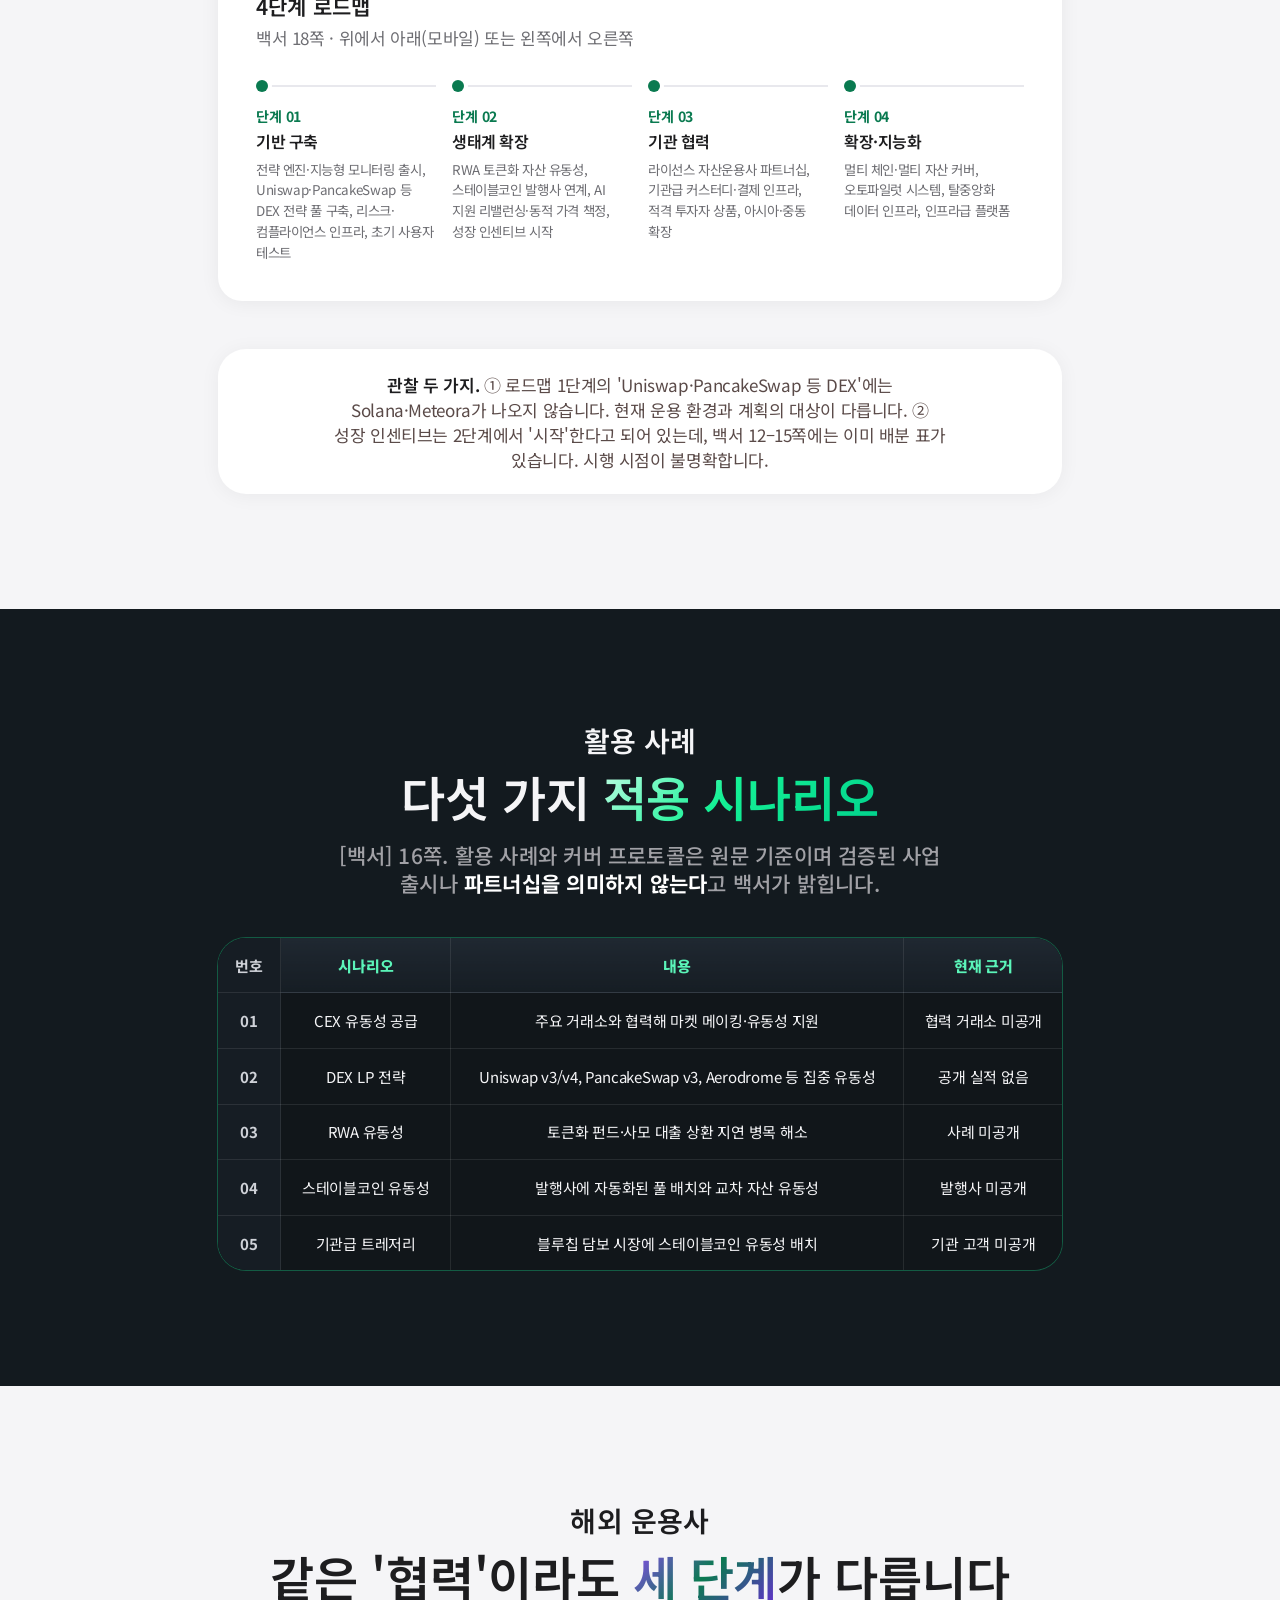
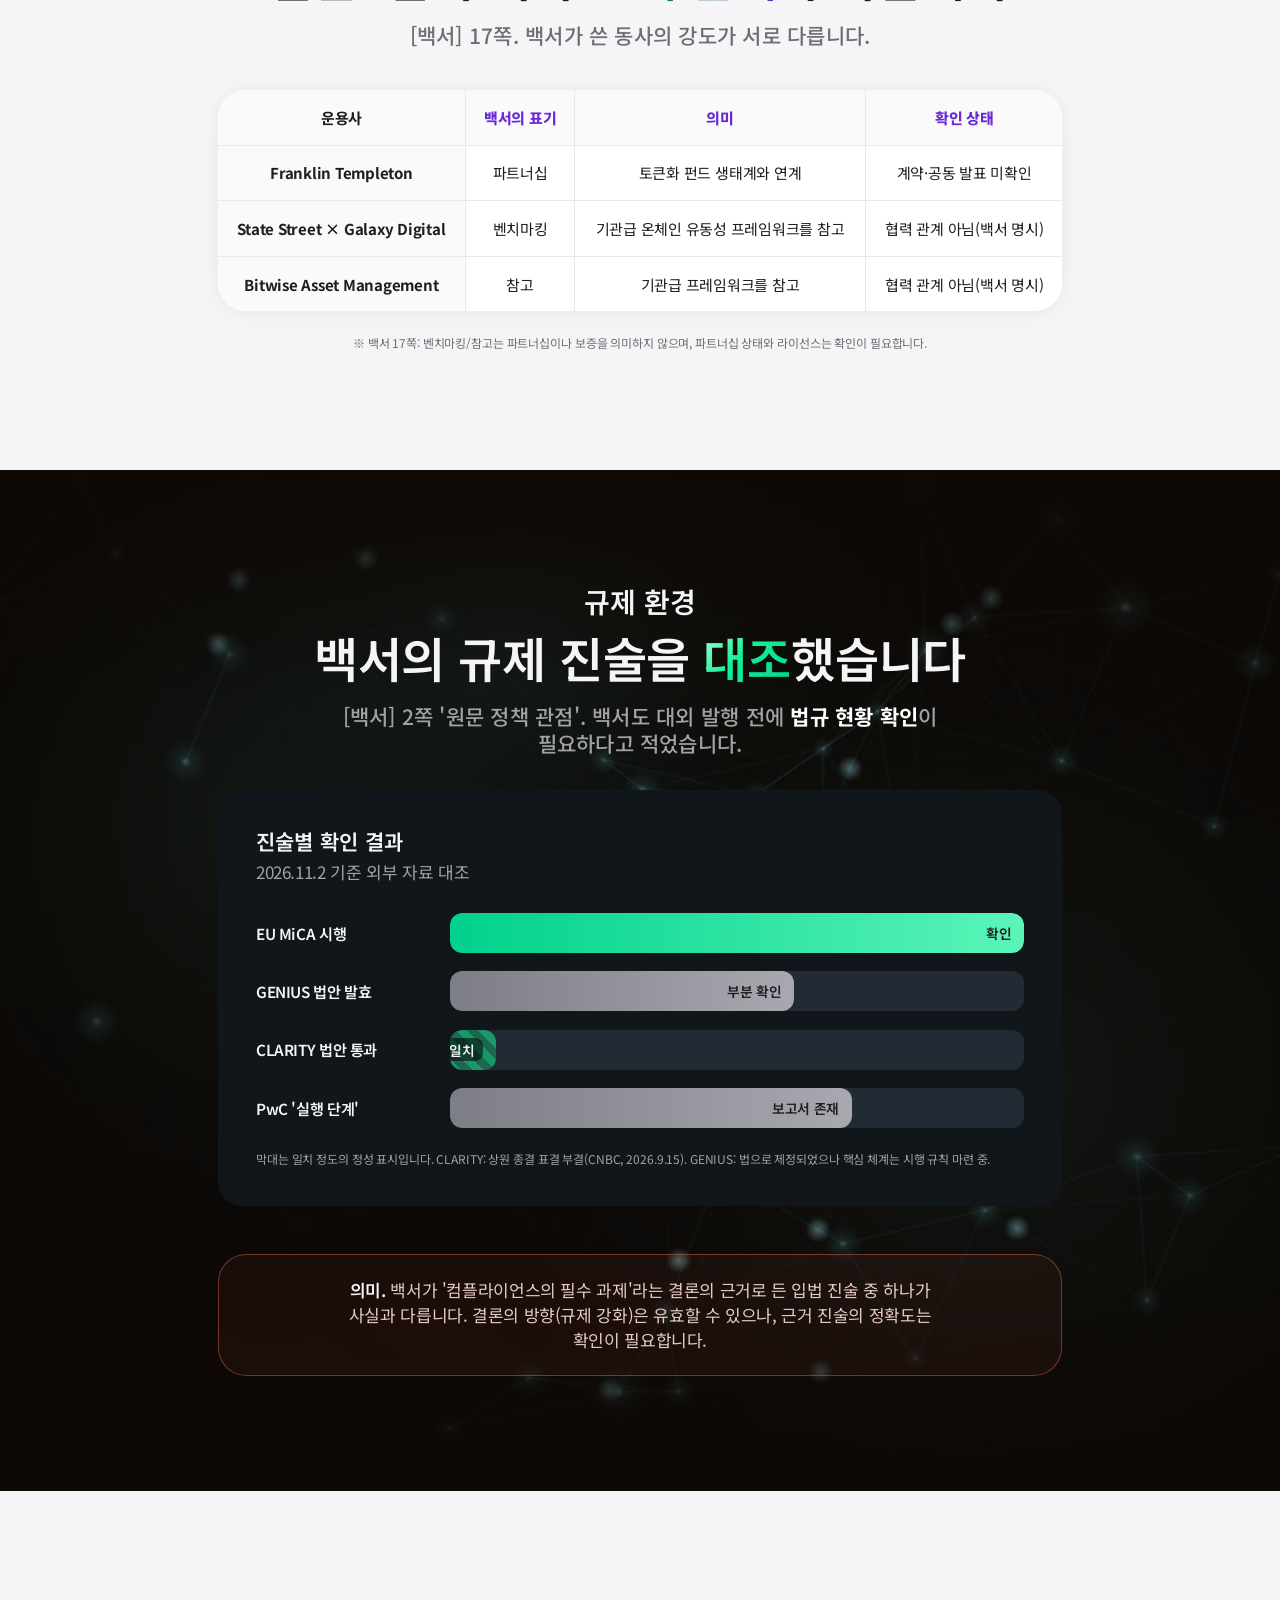
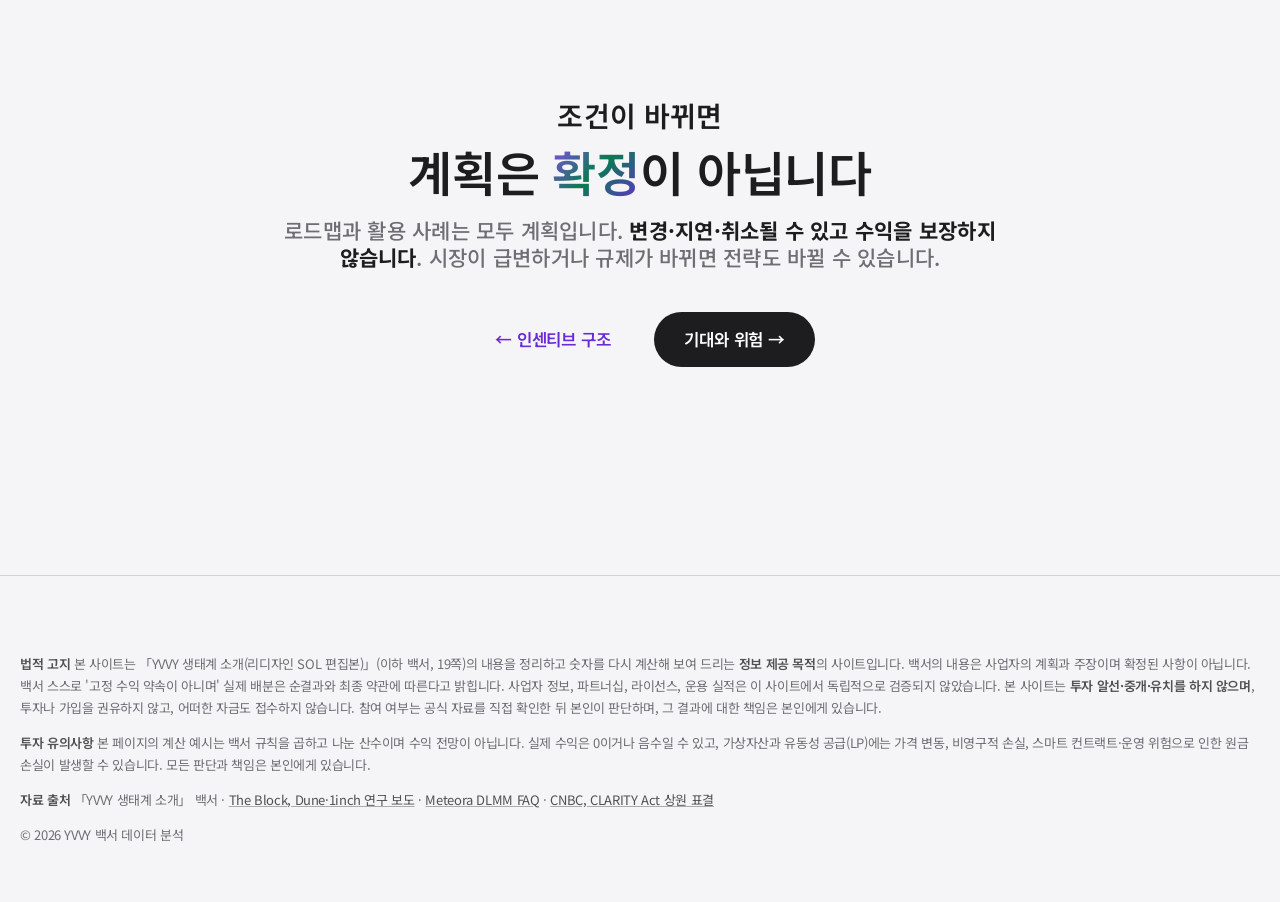
<file: vision.html>
<!doctype html>
<html lang="ko">
<head>
<meta charset="UTF-8">
<meta name="viewport" content="width=device-width, initial-scale=1.0,viewport-fit=cover">
<title>YVVY 로드맵과 활용 사례 — 4단계 계획의 검증 가능성</title>
<meta name="description" content="YVVY 백서의 4단계 로드맵, 5가지 활용 사례, 해외 운용사 협력 표현, 규제 환경 진술을 근거 수준별로 분석합니다.">
<meta property="og:title" content="YVVY 로드맵과 활용 사례">
<meta property="og:image" content="assets/og.png">
<meta property="og:locale" content="ko_KR">
<link rel="preconnect" href="https://fonts.googleapis.com">
<link rel="stylesheet" href="https://fonts.googleapis.com/css2?family=Noto+Sans+KR:wght@400;600;700&display=swap">
<meta name="theme-color" content="#000000">
<link rel="stylesheet" href="site.css?v=yvvy20261102b">
<script>document.documentElement.classList.add('js');</script>
<link rel="stylesheet" href="yvvy-viz.css?v=sol20261110d">
</head>
<body data-step="4">
<nav class="nav">
  <a class="nav-logo" href="company.html">← 프로젝트 분석</a>
  <a class="nav-cta" href="#roadmap">로드맵</a>
</nav>

<section class="hero" style="min-height:auto">
  <div class="wrap">
    <div class="eyebrow reveal">로드맵 · 활용 사례 · 규제</div>
    <h1 class="display reveal">계획은 4단계,<br><span class="gold">일정은 없습니다</span></h1>
    <p class="sub reveal">백서 16–18쪽의 계획을 <em>검증 가능성</em> 기준으로 읽습니다</p>
  <img class="yz-img" src="assets/yvvy-ring.webp" width="701" height="685" alt="YVVY 유동성 링 3D 이미지(백서 1쪽)" loading="eager" decoding="async">
<div data-yz="rings" data-title="백서 진술 중 확인된 것" data-cap="아래 표와 대조 결과를 한눈에 모은 요약입니다" data-items='[{"l": "활용 사례 5건", "n": 0, "d": 5, "s": "공개 근거 확인"}, {"l": "해외 운용사 표기 3건", "n": 0, "d": 3, "s": "협력 관계 확인"}, {"l": "규제 진술 4건", "n": 1, "d": 4, "s": "원문과 일치 확인(부분 확인 1건 별도)"}]' data-src="출처: 이 페이지의 ‘현재 근거’·‘확인 상태’·‘진술별 확인 결과’ 표" style="text-align:left"></div>
  </div>
</section>
<section id="roadmap">
  <div class="wrap-wide" style="text-align:center">
    <div class="eyebrow reveal">개발 로드맵</div>
    <h2 class="display-md reveal">기반 구축에서 <span class="gold">자율 운용</span>까지</h2>
    <p class="body reveal" style="max-width:640px;margin-left:auto;margin-right:auto">[백서] 4단계 계획. <strong>단계별 날짜·분기는 백서에 없습니다</strong>.</p>
<div class="vz reveal"><h3>4단계 로드맵</h3><p class="vz-cap">백서 18쪽 · 위에서 아래(모바일) 또는 왼쪽에서 오른쪽</p><ol class="vz-tl c4"><li><time>단계 01</time><b>기반 구축</b><p>전략 엔진·지능형 모니터링 출시, Uniswap·PancakeSwap 등 DEX 전략 풀 구축, 리스크·컴플라이언스 인프라, 초기 사용자 테스트</p></li><li><time>단계 02</time><b>생태계 확장</b><p>RWA 토큰화 자산 유동성, 스테이블코인 발행사 연계, AI 지원 리밸런싱·동적 가격 책정, 성장 인센티브 시작</p></li><li><time>단계 03</time><b>기관 협력</b><p>라이선스 자산운용사 파트너십, 기관급 커스터디·결제 인프라, 적격 투자자 상품, 아시아·중동 확장</p></li><li><time>단계 04</time><b>확장·지능화</b><p>멀티 체인·멀티 자산 커버, 오토파일럿 시스템, 탈중앙화 데이터 인프라, 인프라급 플랫폼</p></li></ol></div>
    <div class="risk reveal"><p><b>관찰 두 가지.</b> ① 로드맵 1단계의 'Uniswap·PancakeSwap 등 DEX'에는 Solana·Meteora가 나오지 않습니다. 현재 운용 환경과 계획의 대상이 다릅니다. ② 성장 인센티브는 2단계에서 '시작'한다고 되어 있는데, 백서 12–15쪽에는 이미 배분 표가 있습니다. 시행 시점이 불명확합니다.</p></div>
  </div>
</section>
<section id="cases" class="alt">
  <div class="wrap-wide" style="text-align:center">
    <div class="eyebrow reveal">활용 사례</div>
    <h2 class="display-md reveal">다섯 가지 <span class="gold">적용 시나리오</span></h2>
    <p class="body reveal" style="max-width:640px;margin-left:auto;margin-right:auto">[백서] 16쪽. 활용 사례와 커버 프로토콜은 원문 기준이며 검증된 사업 출시나 <strong>파트너십을 의미하지 않는다</strong>고 백서가 밝힙니다.</p>
<div class="tbl-wrap reveal"><table><thead><tr><th>번호</th><th>시나리오</th><th>내용</th><th>현재 근거</th></tr></thead><tbody><tr><td>01</td><td>CEX 유동성 공급</td><td>주요 거래소와 협력해 마켓 메이킹·유동성 지원</td><td>협력 거래소 미공개</td></tr><tr><td>02</td><td>DEX LP 전략</td><td>Uniswap v3/v4, PancakeSwap v3, Aerodrome 등 집중 유동성</td><td>공개 실적 없음</td></tr><tr><td>03</td><td>RWA 유동성</td><td>토큰화 펀드·사모 대출 상환 지연 병목 해소</td><td>사례 미공개</td></tr><tr><td>04</td><td>스테이블코인 유동성</td><td>발행사에 자동화된 풀 배치와 교차 자산 유동성</td><td>발행사 미공개</td></tr><tr><td>05</td><td>기관급 트레저리</td><td>블루칩 담보 시장에 스테이블코인 유동성 배치</td><td>기관 고객 미공개</td></tr></tbody></table></div>
  </div>
</section>
<section>
  <div class="wrap-wide" style="text-align:center">
    <div class="eyebrow reveal">해외 운용사</div>
    <h2 class="display-md reveal">같은 '협력'이라도 <span class="gold">세 단계</span>가 다릅니다</h2>
    <p class="body reveal" style="max-width:640px;margin-left:auto;margin-right:auto">[백서] 17쪽. 백서가 쓴 동사의 강도가 서로 다릅니다.</p>
<div class="tbl-wrap reveal"><table><thead><tr><th>운용사</th><th>백서의 표기</th><th>의미</th><th>확인 상태</th></tr></thead><tbody><tr><td>Franklin Templeton</td><td>파트너십</td><td>토큰화 펀드 생태계와 연계</td><td>계약·공동 발표 미확인</td></tr><tr><td>State Street × Galaxy Digital</td><td>벤치마킹</td><td>기관급 온체인 유동성 프레임워크를 참고</td><td>협력 관계 아님(백서 명시)</td></tr><tr><td>Bitwise Asset Management</td><td>참고</td><td>기관급 프레임워크를 참고</td><td>협력 관계 아님(백서 명시)</td></tr></tbody></table></div>
    <p class="fine reveal">※ 백서 17쪽: 벤치마킹/참고는 파트너십이나 보증을 의미하지 않으며, 파트너십 상태와 라이선스는 확인이 필요합니다.</p>
  </div>
</section>
<section id="story" class="has-vbg alt">
  <div class="vbg" data-src="hero-bg.mp4" data-poster="hero-bg-poster.jpg" aria-hidden="true"></div>
  <div class="wrap-wide" style="text-align:center">
    <div class="eyebrow reveal">규제 환경</div>
    <h2 class="display-md reveal">백서의 규제 진술을 <span class="gold">대조</span>했습니다</h2>
    <p class="body reveal" style="max-width:640px;margin-left:auto;margin-right:auto">[백서] 2쪽 '원문 정책 관점'. 백서도 대외 발행 전에 <strong>법규 현황 확인</strong>이 필요하다고 적었습니다.</p>
<div class="vz reveal">
  <h3>진술별 확인 결과</h3>
  <p class="vz-cap">2026.11.2 기준 외부 자료 대조</p>
  <div class="vz-hbar"><div class="vz-row"><div class="vz-lab">EU MiCA 시행</div><div class="vz-track"><div class="vz-fill " style="--w:100.00%"><b>확인</b></div></div></div><div class="vz-row"><div class="vz-lab">GENIUS 법안 발효</div><div class="vz-track"><div class="vz-fill mute" style="--w:60.00%"><b>부분 확인</b></div></div></div><div class="vz-row"><div class="vz-lab">CLARITY 법안 통과</div><div class="vz-track"><div class="vz-fill dash" style="--w:8.00%"><b>불일치</b></div></div></div><div class="vz-row"><div class="vz-lab">PwC '실행 단계'</div><div class="vz-track"><div class="vz-fill mute" style="--w:70.00%"><b>보고서 존재</b></div></div></div></div>
  <p class="vz-src">막대는 일치 정도의 정성 표시입니다. CLARITY: 상원 종결 표결 부결(CNBC, 2026.9.15). GENIUS: 법으로 제정되었으나 핵심 체계는 시행 규칙 마련 중.</p>
</div>
    <div class="risk reveal"><p><b>의미.</b> 백서가 '컴플라이언스의 필수 과제'라는 결론의 근거로 든 입법 진술 중 하나가 사실과 다릅니다. 결론의 방향(규제 강화)은 유효할 수 있으나, 근거 진술의 정확도는 확인이 필요합니다.</p></div>
  </div>
</section>
<section>
  <div class="wrap">
    <div class="eyebrow reveal">조건이 바뀌면</div>
    <h2 class="display-md reveal">계획은 <span class="gold">확정</span>이 아닙니다</h2>
    <p class="body reveal">로드맵과 활용 사례는 모두 계획입니다. <strong>변경·지연·취소될 수 있고 수익을 보장하지 않습니다</strong>. 시장이 급변하거나 규제가 바뀌면 전략도 바뀔 수 있습니다.</p>
    <div class="pagenav reveal"><a class="btn btn-ghost" href="community.html">← 인센티브 구조</a><a class="btn btn-gold" href="nocapital-benefits.html">기대와 위험 →</a></div>
  </div>
</section>
<footer>
  <div class="wrap">
    <p><strong>법적 고지</strong> 본 사이트는 「YVVY 생태계 소개(리디자인 SOL 편집본)」(이하 백서, 19쪽)의 내용을 정리하고 숫자를 다시 계산해 보여 드리는 <strong>정보 제공 목적</strong>의 사이트입니다. 백서의 내용은 사업자의 계획과 주장이며 확정된 사항이 아닙니다. 백서 스스로 '고정 수익 약속이 아니며' 실제 배분은 순결과와 최종 약관에 따른다고 밝힙니다. 사업자 정보, 파트너십, 라이선스, 운용 실적은 이 사이트에서 독립적으로 검증되지 않았습니다. 본 사이트는 <strong>투자 알선·중개·유치를 하지 않으며</strong>, 투자나 가입을 권유하지 않고, 어떠한 자금도 접수하지 않습니다. 참여 여부는 공식 자료를 직접 확인한 뒤 본인이 판단하며, 그 결과에 대한 책임은 본인에게 있습니다.</p>
    <p><strong>투자 유의사항</strong> 본 페이지의 계산 예시는 백서 규칙을 곱하고 나눈 산수이며 수익 전망이 아닙니다. 실제 수익은 0이거나 음수일 수 있고, 가상자산과 유동성 공급(LP)에는 가격 변동, 비영구적 손실, 스마트 컨트랙트·운영 위험으로 인한 원금 손실이 발생할 수 있습니다. 모든 판단과 책임은 본인에게 있습니다.</p>
    <p><strong>자료 출처</strong> 「YVVY 생태계 소개」 백서 · <a href="https://www.theblock.co/post/408591/dune-research-finds-85-of-concentrated-defi-liquidity-is-underutilized-with-150m-in-annual-fees-foregone" target="_blank" rel="noopener">The Block, Dune·1inch 연구 보도</a> · <a href="https://docs.meteora.ag/user-faq/dlmm-faq" target="_blank" rel="noopener">Meteora DLMM FAQ</a> · <a href="https://www.cnbc.com/2026/09/15/senate-cloture-vote-on-clarity-act-fails-dealing-regulatory-setback-to-crypto-industry.html" target="_blank" rel="noopener">CNBC, CLARITY Act 상원 표결</a></p>
    <p>© 2026 YVVY 백서 데이터 분석</p>
  </div>
</footer>

<div class="sticky"><a class="btn btn-gold" href="nocapital-benefits.html">기대와 위험 →</a></div>

<script>
const io = new IntersectionObserver((es) => es.forEach(e => { if (e.isIntersecting) { e.target.classList.add('in'); io.unobserve(e.target); } }), { threshold: .12 });
document.querySelectorAll('.reveal').forEach(el => io.observe(el));
addEventListener('scroll', () => document.querySelector('.sticky').classList.toggle('on', scrollY > 500), { passive: true });
</script>
<script src="nocapital-apple.js?v=yvvy20261102b" defer></script>
<script src="nocapital-icons.js?v=yvvy20261102b" defer></script>
<script src="nocapital-motion.js?v=yvvy20261102b" defer></script>
<script src="nocapital-scroll.js?v=yvvy20261102b" defer></script>
<script src="funnel.js?v=yvvy20261102b" defer></script>
<script src="nocapital-responsive.js?v=yvvy20261102b" defer></script>
<script src="nocapital-apple3.js?v=yvvy20261102b" defer></script>
<script src="yvvy-apple.js?v=yvvy20261102b" defer></script>
<script src="yvvy-viz.js?v=sol20261110d" defer></script>
</body>
</html>
</file>
<file: yvvy-apple.css>
:root{--sf:-apple-system,BlinkMacSystemFont,"SF Pro KR","SF Pro Display","SF Pro Text","Apple SD Gothic Neo","Noto Sans KR","Helvetica Neue",Arial,sans-serif;--ap-w:#f5f5f7;--ap-g:#86868b;--ap-lw:#1d1d1f;--ap-lg:#6e6e73}html body,html body :is(h1,h2,h3,h4,p,li,td,th,summary,label,input,button,a,span,strong,em,b,small){font-family:var(--sf)!important}html body{-webkit-font-smoothing:antialiased;text-rendering:optimizeLegibility;font-size:17px;line-height:1.47059;letter-spacing:-.022em}html body>:is(section,section#top):not(.zx1):not(.zx2) h1,html body>:is(section,section#top):not(.zx1):not(.zx2) h1.display{font-size:80px!important;line-height:1.05!important;letter-spacing:-.015em!important;font-weight:600!important;background:none!important;-webkit-background-clip:initial!important;background-clip:initial!important;color:var(--ap-w)!important;text-wrap:balance;word-break:keep-all}html body>:is(section,section#top):not(.zx1):not(.zx2) h1 .gold{font-weight:600!important}html body>:is(section,section#top):not(.zx1):not(.zx2) h2,html body>:is(section,section#top):not(.zx1):not(.zx2) h2.display-md,html body>:is(section,section#top):not(.zx1):not(.zx2) .display-md{font-size:48px!important;line-height:1.08349!important;letter-spacing:-.003em!important;font-weight:600!important;max-width:none!important;color:var(--ap-w);text-wrap:balance;word-break:keep-all}html body>:is(section,section#top):not(.zx1):not(.zx2).lt h2,html body>:is(section,section#top):not(.zx1):not(.zx2).lt .display-md{color:var(--ap-lw)}html body>:is(section,section#top):not(.zx1):not(.zx2) .eyebrow{font-size:28px!important;line-height:1.14286!important;letter-spacing:.007em!important;font-weight:600!important;color:var(--ap-w)!important;margin-bottom:.5em!important}html body>:is(section,section#top):not(.zx1):not(.zx2).lt .eyebrow{color:var(--ap-lw)!important}html body>:is(section,section#top):not(.zx1):not(.zx2) .sub{font-size:28px!important;line-height:1.28!important;letter-spacing:.007em!important;font-weight:600!important;color:var(--ap-g)!important;text-wrap:balance;word-break:keep-all}html body>:is(section,section#top):not(.zx1):not(.zx2) .sub em,html body>:is(section,section#top):not(.zx1):not(.zx2) .sub b,html body>:is(section,section#top):not(.zx1):not(.zx2) .sub strong{color:var(--ap-w)!important;font-style:normal!important;font-weight:600!important}html body>:is(section,section#top):not(.zx1):not(.zx2).lt .sub{color:var(--ap-lg)!important}html body>:is(section,section#top):not(.zx1):not(.zx2).lt .sub em,html body>:is(section,section#top):not(.zx1):not(.zx2).lt .sub b,html body>:is(section,section#top):not(.zx1):not(.zx2).lt .sub strong{color:var(--ap-lw)!important}html body>:is(section,section#top):not(.zx1):not(.zx2) .body,html body>:is(section,section#top):not(.zx1):not(.zx2) :is(.wrap,.wrap-wide)>p:not(.eyebrow):not(.sub):not(.fine):not(.small):not(.note):not(.gate-hint):not(.vz-cap):not(.vz-src):not(.contact){font-size:21px!important;line-height:1.32!important;letter-spacing:.011em!important;font-weight:600!important;color:var(--ap-g)!important;text-wrap:pretty;word-break:keep-all}html body>:is(section,section#top):not(.zx1):not(.zx2) :is(.body,.sub,p,li,td,.card) :is(strong,b,em,.hl){color:var(--ap-w)!important;font-weight:600!important;font-style:normal!important}html body>:is(section,section#top):not(.zx1):not(.zx2).lt .body,html body>:is(section,section#top):not(.zx1):not(.zx2).lt :is(.wrap,.wrap-wide)>p:not(.eyebrow):not(.sub):not(.fine):not(.small):not(.note){color:var(--ap-lg)!important}html body>:is(section,section#top):not(.zx1):not(.zx2).lt :is(.body,.sub,p,li,td,.card) :is(strong,b,em,.hl){color:var(--ap-lw)!important}html body>:is(section,section#top):not(.zx1):not(.zx2) :is(.card p,.card li,.check li,details p,.risk p,.vz-check span,.vz-cap,.tl span,.warn li,.vz-refs li){font-size:17px!important;line-height:1.47059!important;letter-spacing:-.022em!important;font-weight:400!important}html body>:is(section,section#top):not(.zx1):not(.zx2) :is(.card h3,.vz h3,.vz-check b,.warn h3,.card .num+h3){font-size:21px!important;line-height:1.19048!important;letter-spacing:.011em!important;font-weight:600!important}html body>:is(section,section#top):not(.zx1):not(.zx2) :is(td,th){font-size:15px!important;line-height:1.4!important;letter-spacing:-.016em!important}html body>:is(section,section#top):not(.zx1):not(.zx2) summary{font-size:21px!important;font-weight:600!important;letter-spacing:.011em!important}html body>:is(section,section#top):not(.zx1):not(.zx2) :is(.fine,.vz-src,.note,.gate-hint){font-size:12px!important;line-height:1.41667!important;letter-spacing:-.01em!important;font-weight:400!important}html body>:is(section,section#top):not(.zx1):not(.zx2) .vz-stat strong,html body>:is(section,section#top):not(.zx1):not(.zx2) .nums .num b{font-size:32px!important;font-weight:600!important;letter-spacing:.004em!important}html body>:is(section,section#top):not(.zx1):not(.zx2) .vz-banner strong{font-size:40px!important;line-height:1.1!important;font-weight:600!important;letter-spacing:0!important}html body>:is(section,section#top):not(.zx1):not(.zx2) .vz-fill b{font-weight:600!important}html body>:is(section,section#top):not(.zx1):not(.zx2) .tag{font-weight:600!important}@media(max-width:1068px){html body>:is(section,section#top):not(.zx1):not(.zx2) h1,html body>:is(section,section#top):not(.zx1):not(.zx2) h1.display{font-size:64px!important;line-height:1.0625!important;letter-spacing:-.009em!important}html body>:is(section,section#top):not(.zx1):not(.zx2) h2,html body>:is(section,section#top):not(.zx1):not(.zx2) h2.display-md,html body>:is(section,section#top):not(.zx1):not(.zx2) .display-md{font-size:40px!important;line-height:1.1!important;letter-spacing:0!important}html body>:is(section,section#top):not(.zx1):not(.zx2) .eyebrow{font-size:24px!important;line-height:1.16667!important;letter-spacing:.009em!important}html body>:is(section,section#top):not(.zx1):not(.zx2) .sub{font-size:24px!important;line-height:1.28!important}html body>:is(section,section#top):not(.zx1):not(.zx2) .vz-banner strong{font-size:32px!important}}@media(max-width:734px){html body>:is(section,section#top):not(.zx1):not(.zx2) h1,html body>:is(section,section#top):not(.zx1):not(.zx2) h1.display{font-size:48px!important;line-height:1.08349!important;letter-spacing:-.003em!important}html body>:is(section,section#top):not(.zx1):not(.zx2) h2,html body>:is(section,section#top):not(.zx1):not(.zx2) h2.display-md,html body>:is(section,section#top):not(.zx1):not(.zx2) .display-md{font-size:32px!important;line-height:1.125!important;letter-spacing:.004em!important}html body>:is(section,section#top):not(.zx1):not(.zx2) .eyebrow{font-size:21px!important;line-height:1.19048!important;letter-spacing:.011em!important}html body>:is(section,section#top):not(.zx1):not(.zx2) .sub{font-size:21px!important;line-height:1.3!important;letter-spacing:.011em!important}html body>:is(section,section#top):not(.zx1):not(.zx2) .body,html body>:is(section,section#top):not(.zx1):not(.zx2) :is(.wrap,.wrap-wide)>p:not(.eyebrow):not(.sub):not(.fine):not(.small):not(.note):not(.gate-hint):not(.vz-cap):not(.vz-src):not(.contact){font-size:19px!important;line-height:1.36!important;letter-spacing:.012em!important}html body>:is(section,section#top):not(.zx1):not(.zx2) summary{font-size:19px!important}html body>:is(section,section#top):not(.zx1):not(.zx2) .vz-stat strong,html body>:is(section,section#top):not(.zx1):not(.zx2) .nums .num b{font-size:24px!important}html body>:is(section,section#top):not(.zx1):not(.zx2) .vz-banner strong{font-size:28px!important}}.js .fx-on .w{color:#86868b61;transition:color .45s ease}.js .fx-on .w.on{color:var(--ap-g)}.js .fx-on :is(strong,b,em,.hl) .w{color:#f5f5f761}.js .fx-on :is(strong,b,em,.hl) .w.on{color:var(--ap-w)}.js section.lt .fx-on .w{color:#6e6e7361}.js section.lt .fx-on .w.on{color:var(--ap-lg)}.js section.lt .fx-on :is(strong,b,em,.hl) .w{color:#1d1d1f59}.js section.lt .fx-on :is(strong,b,em,.hl) .w.on{color:var(--ap-lw)}.js .hero>.wrap,.js .hero>.wrap-wide{transform-origin:50% 0;will-change:transform,opacity}@media(prefers-reduced-motion:reduce){.js .fx-on .w{transition:none;color:var(--ap-g)}.js .fx-on :is(strong,b,em,.hl) .w{color:var(--ap-w)}.js section.lt .fx-on .w{color:var(--ap-lg)}.js section.lt .fx-on :is(strong,b,em,.hl) .w{color:var(--ap-lw)}}
</file>
<file: yvvy-viz.css>
/* YVVY 시각 요소 — 차트·계산기·영상 배경 (바닐라 SVG, 외부 라이브러리 없음)
   타이포: 애플 Mac 제품 페이지의 실측 스케일을 따름 (캡션 12 / 라벨 14 / 소제목 21 / 수치 32) */
.yz { max-width: 920px; margin: 3.5rem auto 0; padding: clamp(1.4rem, 3.4vw, 2.6rem); border-radius: 28px; text-align: left;
  background: #1d1d1f; color: #f5f5f7; box-shadow: inset 0 0 0 1px rgba(255,255,255,.07); font-family: var(--sans, -apple-system, BlinkMacSystemFont, "SF Pro KR", "SF Pro Display", "Apple SD Gothic Neo", "Pretendard", "Noto Sans KR", sans-serif); }
.yz h3 { font-size: 21px; font-weight: 600; line-height: 1.19048; letter-spacing: .011em; color: #f5f5f7; margin: 0; }
.yz .yz-cap { margin: .45rem 0 0; font-size: 12px; line-height: 1.33337; letter-spacing: -.01em; color: #86868b; font-weight: 400; }
.yz .yz-src { margin: 1.4rem 0 0; font-size: 12px; line-height: 1.33337; letter-spacing: -.01em; color: #86868b; }
.yz-grid { display: grid; grid-template-columns: minmax(0, 1fr) minmax(0, 1fr); gap: clamp(1.2rem, 3vw, 2.6rem); align-items: center; margin-top: 1.6rem; }
@media (max-width: 734px) { .yz-grid { grid-template-columns: minmax(0, 1fr); } }
.yz svg { display: block; width: 100%; height: auto; overflow: visible; }
.yz text { font-family: inherit; fill: #a1a1a6; font-size: 12px; letter-spacing: -.01em; }
.yz .yz-n { font-size: 32px; font-weight: 600; fill: #f5f5f7; letter-spacing: .004em; }
.yz .yz-l { font-size: 12px; fill: #86868b; }
.yz .grid-l { stroke: rgba(255,255,255,.12); fill: none; stroke-width: 1; }
.yz .axis-l { stroke: rgba(255,255,255,.08); stroke-width: 1; }

/* 범례·수치 */
.yz-leg { display: flex; flex-wrap: wrap; gap: .5rem 1.1rem; margin-top: 1rem; font-size: 14px; font-weight: 600; line-height: 1.43; letter-spacing: -.016em; color: #d2d2d7; }
.yz-leg i { display: inline-block; width: 10px; height: 10px; border-radius: 3px; margin-right: .45rem; vertical-align: -1px; }
.yz-list { display: grid; gap: .55rem; margin: 0; padding: 0; list-style: none; font-size: 14px; line-height: 1.43; letter-spacing: -.016em; }
.yz-list li { display: flex; justify-content: space-between; gap: 1rem; padding-bottom: .55rem; border-bottom: 1px solid rgba(255,255,255,.08); color: #a1a1a6; }
.yz-list li b { color: #f5f5f7; font-weight: 600; }
.yz-big { font-size: 32px; font-weight: 600; line-height: 1.125; letter-spacing: .004em; color: #14f195; }
.yz-big small { font-size: 14px; font-weight: 600; color: #a1a1a6; letter-spacing: -.016em; margin-left: .35rem; }
.yz-note { margin-top: .9rem; font-size: 12px; line-height: 1.5; letter-spacing: -.01em; color: #86868b; }

/* 입력 */
.yz label { display: block; margin-top: 1.1rem; font-size: 14px; font-weight: 600; letter-spacing: -.016em; color: #d2d2d7; }
.yz label span { float: right; color: #14f195; font-variant-numeric: tabular-nums; }
.yz input[type=range] { width: 100%; margin-top: .6rem; accent-color: #14f195; height: 28px; }
.yz input[type=number] { width: 100%; margin-top: .5rem; padding: .7rem .9rem; border-radius: 12px; border: 1px solid rgba(255,255,255,.16); background: #0a0910; color: #f5f5f7; font: 600 17px/1.2 inherit; font-variant-numeric: tabular-nums; }
.yz input[type=number]:focus-visible, .yz input[type=range]:focus-visible { outline: 2px solid #14f195; outline-offset: 2px; }
.yz-row2 { display: grid; grid-template-columns: 1fr 1fr; gap: .9rem; }
@media (max-width: 480px) { .yz-row2 { grid-template-columns: 1fr; } }
.yz-ticks { display: flex; justify-content: space-between; margin-top: .2rem; font-size: 12px; color: #86868b; }

/* 가로 누적 막대 */
.yz-stack { display: flex; height: 14px; border-radius: 999px; overflow: hidden; background: rgba(255,255,255,.08); margin-top: .8rem; }
.yz-stack i { display: block; height: 100%; transition: width .5s cubic-bezier(.28,.11,.32,1); }

/* 등장 애니메이션 (애플식: 짧은 페이드) */
.yz-js .yz .anim-stroke { transition: stroke-dasharray 1.1s cubic-bezier(.28,.11,.32,1), stroke-dashoffset 1.1s cubic-bezier(.28,.11,.32,1); }
.yz-js .yz .anim-scale { transform: scale(.001); transform-origin: var(--cx, 50%) var(--cy, 50%); transform-box: view-box; transition: transform 1s cubic-bezier(.28,.11,.32,1); }
.yz-js .yz.on .anim-scale { transform: none; }
.yz-js .yz .anim-line { stroke-dasharray: 1; stroke-dashoffset: 1; transition: stroke-dashoffset 1.4s cubic-bezier(.28,.11,.32,1); }
.yz-js .yz.on .anim-line { stroke-dashoffset: 0; }
.yz-js .yz .anim-fade { opacity: 0; transition: opacity .7s ease .5s; }
.yz-js .yz.on .anim-fade { opacity: 1; }
.yz-js .yz .anim-bar { transform: scaleY(.001); transform-origin: bottom; transform-box: fill-box; transition: transform .9s cubic-bezier(.28,.11,.32,1); }
.yz-js .yz.on .anim-bar { transform: none; }
@media (prefers-reduced-motion: reduce) {
  .yz-js .yz .anim-stroke, .yz-js .yz .anim-scale, .yz-js .yz .anim-line, .yz-js .yz .anim-fade, .yz-js .yz .anim-bar { transition: none !important; transform: none !important; opacity: 1 !important; stroke-dashoffset: 0 !important; }
}

/* 히어로 3D 이미지 (백서 추출본, 블루 → 민트 톤 이동) */
.yz-img { display: block; width: min(100%, 300px); height: auto; margin: 2.4rem auto 0; filter: hue-rotate(-66deg) saturate(1.15) drop-shadow(0 30px 60px rgba(153,69,255,.28)); animation: yzfloat 9s ease-in-out infinite alternate; }
.yz-img.sm { width: min(100%, 220px); }
@keyframes yzfloat { from { transform: translateY(-6px) rotate(-1.2deg); } to { transform: translateY(8px) rotate(1.2deg); } }
@media (prefers-reduced-motion: reduce) { .yz-img { animation: none; } }

/* 영상 배경: 화면에 들어올 때만 로드·재생, 모션 줄이기·데이터 절약이면 포스터만 */
section.has-vbg { position: relative; overflow: hidden; isolation: isolate; }
.vbg { position: absolute; inset: 0; z-index: -1; background: #0a0910 center / cover no-repeat; filter: hue-rotate(133deg) saturate(1.05); pointer-events: none; }
.vbg video { width: 100%; height: 100%; object-fit: cover; display: block; opacity: 0; transition: opacity 1.2s ease; filter: brightness(.6); }
.vbg video.ready { opacity: 1; }
.vbg::after { content: ""; position: absolute; inset: 0; background: linear-gradient(180deg, #0a0910 0%, rgba(10,9,16,.62) 22%, rgba(10,9,16,.62) 78%, #0a0910 100%); }
.vbg.flip video { transform: scaleX(-1); }
@media (prefers-reduced-motion: reduce) { .vbg video { display: none; } }

/* 좁은 화면에서 V1–V6 표가 화면 밖으로 넘치지 않도록 표만 가로 스크롤 */
@media (max-width: 560px) { section#roadmap table.tb { display: block; max-width: 100%; overflow-x: auto; -webkit-overflow-scrolling: touch; } }

/* 로고 */
.yz-logo { position: static; inset: auto; height: 40px; width: auto; display: block; filter: hue-rotate(-42deg); }
.yz-logo.nav { height: 22px; display: inline-block; vertical-align: middle; margin-right: .5rem; }
.yz-chips { display: flex; flex-wrap: wrap; align-items: center; justify-content: center; gap: .9rem 1.1rem; margin: 2rem auto; }
.yz-chip { padding: .5rem 1.1rem; border-radius: 999px; border: 1px solid rgba(20,241,149,.4); color: #14f195; font-weight: 600; font-size: 14px; letter-spacing: -.016em; }
.yz-x { color: #86868b; font-size: 17px; }
.nav-logo { display: inline-flex !important; align-items: center; gap: .6rem; line-height: 1; }
.nav-logo .yz-logo.nav { position: static !important; height: 22px !important; width: 96px !important; max-width: none !important; border: 0 !important; object-fit: contain; margin: 0; flex: none; filter: hue-rotate(-42deg) brightness(1.25); }
html body .nav .nav-logo img.yz-logo { background: none !important; padding: 0 !important; border-radius: 0 !important; box-shadow: none !important; min-width: 0 !important; width: 96px !important; height: 22px !important; }
html body img.yz-logo:not(.nav) { background: none !important; padding: 0 !important; border-radius: 0 !important; box-shadow: none !important; width: auto !important; height: 40px !important; }

/* 메인 히어로 럭셔리 영상: 색상 회전 없이 원본 민트·골드 그대로, 글자 가독성을 위해 어둡게 */
.vbg.raw { filter: none; background-image: var(--poster, none); }
.vbg.raw video { filter: brightness(.72) saturate(1.05); }
.vbg.raw::after { background: linear-gradient(180deg, rgba(10,9,16,.55) 0%, rgba(10,9,16,.38) 40%, rgba(10,9,16,.5) 75%, #0a0910 100%); }
section.hero.has-vbg .hero-canvas, section.hero.has-vbg .hero-halo { display: none; }

/* 흐름도 */
.yz-flow { list-style: none; margin: 1.6rem 0 0; padding: 0; display: grid; grid-template-columns: repeat(auto-fit, minmax(min(100%, 150px), 1fr)); gap: 1.1rem; counter-reset: s; }
.yz-flow li { position: relative; padding: 1.1rem 1rem 1.2rem; border-radius: 18px; background: rgba(255,255,255,.04); box-shadow: inset 0 0 0 1px rgba(255,255,255,.08); }
.yz-flow li:not(:last-child)::after { content: "→"; position: absolute; right: -.95rem; top: 50%; transform: translateY(-50%); color: #14f195; font-size: 18px; z-index: 1; }
@media (max-width: 900px) { .yz-flow li:not(:last-child)::after { content: "↓"; right: auto; left: 50%; top: auto; bottom: -1.05rem; transform: translateX(-50%); } }
.yz-flow .yz-fn { display: inline-grid; place-items: center; width: 26px; height: 26px; border-radius: 50%; background: #14f195; color: #06201c; font-weight: 700; font-size: 13px; margin-bottom: .65rem; }
.yz-flow b { display: block; font-size: 16px; font-weight: 600; letter-spacing: -.016em; color: #f5f5f7; line-height: 1.3; }
.yz-flow small { display: block; margin-top: .4rem; font-size: 13px; line-height: 1.5; color: #a1a1a6; letter-spacing: -.01em; }
.yz-flow em { display: inline-block; margin-top: .6rem; font-style: normal; font-size: 11px; padding: .15rem .55rem; border-radius: 999px; border: 1px solid rgba(20,241,149,.4); color: #5bf5b9; }
/* 가로 막대 */
.yz-bars { display: grid; gap: 1rem; margin-top: 1.5rem; }
.yz-bar { display: grid; grid-template-columns: 7.5rem 1fr auto; align-items: center; gap: .9rem; font-size: 14px; letter-spacing: -.016em; color: #d2d2d7; }
@media (max-width: 560px) { .yz-bar { grid-template-columns: 1fr auto; } .yz-bar .yz-bt { grid-column: 1 / -1; order: 3; } }
.yz-bt { height: 14px; border-radius: 999px; background: rgba(255,255,255,.08); overflow: hidden; }
.yz-bt i { display: block; height: 100%; border-radius: 999px; width: var(--w); }
.yz-js .yz .anim-w { width: 0; transition: width 1s cubic-bezier(.28,.11,.32,1); }
.yz-js .yz.on .anim-w { width: var(--w); }
.yz-bar b { color: #f5f5f7; font-weight: 600; font-variant-numeric: tabular-nums; text-align: right; }
.yz-bar b small { display: block; font-size: 11px; font-weight: 400; color: #86868b; }
@media (prefers-reduced-motion: reduce) { .yz-js .yz .anim-w { transition: none; width: var(--w); } }

/* 사이트 전역 b 색상 규칙이 어두운 카드 안 굵은 글씨를 덮어쓰는 문제 수정 */
html body .yz b, html body .yz strong { color: #f5f5f7 !important; }
html body .yz .yz-big { color: #14f195 !important; }
html body .yz .yz-flow em { color: #5bf5b9 !important; }
/* 흐름도: 넓은 화면에서는 5칸 한 줄, 좁으면 세로 */
@media (min-width: 1000px) { .yz-flow { grid-template-columns: repeat(5, minmax(0, 1fr)); gap: 1.3rem; } .yz-flow li { padding: 1rem .85rem 1.1rem; } .yz-flow b { font-size: 15px; } .yz-flow small { font-size: 12.5px; } }
@media (max-width: 999px) { .yz-flow { grid-template-columns: minmax(0, 1fr); gap: 1.4rem; } .yz-flow li:not(:last-child)::after { content: "↓"; right: auto; left: 50%; top: auto; bottom: -1.2rem; transform: translateX(-50%); } }

/* 사이트 전역 "section :is(li,p) b" 규칙(ID급 우선순위)을 이기기 위한 보정 */
html body>:is(section,section#top):not(.zx1):not(.zx2):not(#_):not(#__) .yz :is(b,strong) { color: #f5f5f7 !important; }
html body>:is(section,section#top):not(.zx1):not(.zx2):not(#_):not(#__) .yz .yz-flow em { color: #5bf5b9 !important; }
html body>:is(section,section#top):not(.zx1):not(.zx2):not(#_):not(#__) .yz .yz-big { color: #14f195 !important; }
html body>:is(section,section#top):not(.zx1):not(.zx2):not(#_):not(#__) .yz .yz-bar b small,
html body>:is(section,section#top):not(.zx1):not(.zx2):not(#_):not(#__) .yz .yz-flow small { color: #a1a1a6 !important; font-weight: 400 !important; }

/* 메인 헤더(내비게이션)는 어떤 스크롤 상황에서도 항상 보이게 고정 */
html body nav.nav { position: fixed !important; top: 0 !important; left: 0; right: 0; transform: none !important; opacity: 1 !important; visibility: visible !important; z-index: 2147483000 !important; }

/* 히어로: 제목·부제·한 줄 안내만 남기고 한 화면에 */
section.hero.has-vbg { min-height: 100svh; display: flex; align-items: center; justify-content: center; }
section.hero.has-vbg .wrap-wide { padding-top: 6rem; padding-bottom: 5rem; }
html body section.hero .hero-note { margin: 2.2rem auto 0; font-size: 14px !important; font-weight: 400 !important; letter-spacing: -.01em; color: rgba(245,245,247,.62); }

.vz-cta { margin: 2rem auto 0; text-align: center; }
.vz-cta small { display: block; margin-top: .8rem; font-size: 12px; color: #86868b; word-break: break-all; }

/* 본문 글자: 한 글자·단어씩 켜지는(타자 치듯) 스크롤 효과를 끄고, 처음부터 또렷한 색으로 블록 전체가 한 번에 나타나게 */
html.js body .fx-on .w { color: #d2d2d7 !important; transition: none !important; }
html.js body .fx-on :is(strong,b,em,.hl) .w { color: #f5f5f7 !important; }
html.js body section.lt .fx-on .w { color: #3a3a3c !important; }
html.js body section.lt .fx-on :is(strong,b,em,.hl) .w { color: #1d1d1f !important; }
html.js body section.hero .fx-on .w, html.js body section.hero .sub .w { color: #f5f5f7 !important; }
html.js body section.hero .hero-note { color: rgba(245,245,247,.78) !important; }
html body section.hero .sub, html body section.hero .sub * { color: #f5f5f7 !important; -webkit-text-fill-color: #f5f5f7 !important; }
html body section.hero .sub em { color: #ffffff !important; -webkit-text-fill-color: #ffffff !important; }
html body section.hero .hero-note, html body section.hero .hero-note * { color: rgba(245,245,247,.82) !important; -webkit-text-fill-color: rgba(245,245,247,.82) !important; }
.vbg.raw video { filter: brightness(.9) saturate(1.1); }
.vbg.raw::after { background: linear-gradient(180deg, rgba(10,9,16,.38) 0%, rgba(10,9,16,.2) 40%, rgba(10,9,16,.34) 75%, #0a0910 100%); }
.vbg.raw video { filter: brightness(.8) saturate(1.05); }
.vbg.raw::after { background: linear-gradient(180deg, rgba(10,9,16,.5) 0%, rgba(10,9,16,.42) 45%, rgba(10,9,16,.42) 75%, #0a0910 100%); }

/* 데스크톱 서브카피(.sub) 한 단계 축소: 28px → 24px (사이트 타입 스케일의 다음 단계) */
@media (min-width: 1070px) { html body .sub { font-size: 24px !important; line-height: 1.3 !important; letter-spacing: .009em !important; } }
@media (min-width: 1070px) { html body>:is(section,section#top):not(.zx1):not(.zx2):not(#_):not(#__) .sub { font-size: 24px !important; line-height: 1.3 !important; letter-spacing: .009em !important; } }
html body>:is(section,section#top):not(.zx1):not(.zx2):not(#_):not(#__) .hero-note { font-size: 15px !important; line-height: 1.5 !important; font-weight: 500 !important; }

/* 애플 맥 페이지 방식: 본문은 회색·중간 굵기, 강조 키워드는 또렷한 흰색/검정 + 굵은 글씨 */
html.js body .fx-on .w { color: #a1a1a6 !important; font-weight: 500 !important; }
html.js body .fx-on :is(strong,b,em,.hl) .w, html.js body .fx-on :is(strong,b,em,.hl) { color: #ffffff !important; font-weight: 700 !important; }
html.js body section.lt .fx-on .w { color: #6e6e73 !important; font-weight: 500 !important; }
html.js body section.lt .fx-on :is(strong,b,em,.hl) .w, html.js body section.lt .fx-on :is(strong,b,em,.hl) { color: #1d1d1f !important; font-weight: 700 !important; }
/* 강조가 .w 없이 직접 있는 문단도 동일하게 */
html body>:is(section,section#top):not(.zx1):not(.zx2):not(#_):not(#__) .body :is(strong,b,em) { font-weight: 700 !important; color: #ffffff !important; }
html body>:is(section,section#top).lt:not(.zx1):not(.zx2):not(#_):not(#__) .body :is(strong,b,em) { color: #1d1d1f !important; }
</file>
<file: site.css>
*,*:before,*:after{box-sizing:border-box;margin:0;padding:0}html{scroll-behavior:smooth;font-size:16px}:root{--bg: #0a0910;--bg-2: #0e1315;--card: #11161a;--card-2: #161d24;--line: rgba(255,255,255,.09);--gold-line: rgba(20,241,149,.38);--gold: #14f195;--gold-2: #5bf5b9;--silver: #cfd2d8;--text: #e8eef2;--muted: #94a3b8;--red: #ff6b5e;--green: #5fd38d}body{font-family:-apple-system,BlinkMacSystemFont,Noto Sans KR,Helvetica Neue,Arial,sans-serif;background:var(--bg);color:var(--text);line-height:1.5;-webkit-font-smoothing:antialiased;overflow-x:hidden;word-break:keep-all}img{max-width:100%;display:block}a{color:inherit}.nav{position:fixed;top:0;left:0;right:0;z-index:900;height:56px;display:flex;align-items:center;justify-content:space-between;padding:0 1.25rem;background:#0a0910c7;backdrop-filter:blur(18px);-webkit-backdrop-filter:blur(18px);border-bottom:1px solid var(--line)}.nav-logo{font-size:.8rem;font-weight:700;letter-spacing:.14em;color:var(--gold-2);text-decoration:none}.nav-cta{font-size:.8rem;font-weight:700;color:#04141a;background:linear-gradient(135deg,var(--gold-2),var(--gold));padding:.5rem 1rem;border-radius:999px;text-decoration:none}section{padding:8rem 1.25rem;text-align:center;position:relative}.wrap{max-width:880px;margin:0 auto}.wrap-wide{max-width:1080px;margin:0 auto}.alt{background:var(--bg-2);border-top:1px solid var(--line);border-bottom:1px solid var(--line)}.eyebrow{font-size:.72rem;font-weight:700;letter-spacing:.18em;text-transform:uppercase;color:var(--gold);margin-bottom:3.5rem}.display{font-size:clamp(2.4rem,7.2vw,5.2rem);font-weight:900;line-height:1.14;letter-spacing:-.035em;color:#fff}.display-md{font-size:clamp(1.8rem,4.6vw,3.2rem);font-weight:800;line-height:1.2;letter-spacing:-.03em;color:#fff}.sub{font-size:clamp(1.1rem,2.2vw,1.5rem);font-weight:700;line-height:1.5;color:var(--silver);margin-top:2.8rem}.sub em,.gold{font-style:normal;color:var(--gold-2)}.body{font-size:clamp(.95rem,1.5vw,1.1rem);line-height:1.72;color:#b9c5d1;margin-top:2rem}.body strong{color:#fff;font-weight:700}.left{text-align:left}.hero{min-height:100svh;display:flex;flex-direction:column;justify-content:center;padding-top:7.5rem;padding-bottom:5rem;background:radial-gradient(ellipse 70% 50% at 50% 0%,rgba(20,241,149,.14),transparent 70%),var(--bg)}.hero .eyebrow{margin-bottom:2.4rem}.video-wrap{max-width:960px;margin:3.5rem auto 0;width:100%}.video{position:relative;aspect-ratio:16/9;border-radius:18px;overflow:hidden;background:#000;border:1px solid var(--gold-line);box-shadow:0 30px 80px #0009,0 0 60px #14f1951a}.video iframe,.video img{position:absolute;inset:0;width:100%;height:100%;border:0;object-fit:cover}.play{position:absolute;inset:0;display:grid;place-items:center;background:linear-gradient(to top,#0000008c,#0000001a);border:0;cursor:pointer;width:100%}.play span{width:84px;height:84px;border-radius:50%;display:grid;place-items:center;font-size:2rem;padding-left:6px;color:#04141a;background:linear-gradient(135deg,var(--gold-2),var(--gold));box-shadow:0 0 0 10px #14f1952e;transition:transform .25s}.play:hover span{transform:scale(1.08)}.video-note{margin-top:1rem;font-size:.82rem;color:var(--muted)}.btn{display:inline-block;font-size:1.05rem;font-weight:800;padding:1.05rem 2.2rem;border-radius:999px;text-decoration:none;border:0;cursor:pointer;transition:transform .2s,box-shadow .2s;font-family:inherit}.btn-gold{color:#04141a;background:linear-gradient(135deg,var(--gold-2),var(--gold));box-shadow:0 10px 34px #14f19547}.btn-gold:hover{transform:translateY(-2px);box-shadow:0 14px 40px #14f19566}.btn-ghost{color:var(--gold-2);background:transparent;border:1px solid var(--gold-line)}.btn-ghost:hover{background:#14f19514}.cta-row{display:flex;gap:.9rem;justify-content:center;flex-wrap:wrap;margin-top:3rem}.grid{display:grid;gap:1.1rem;margin-top:3.5rem;text-align:left}.g2{grid-template-columns:repeat(2,1fr)}.g3{grid-template-columns:repeat(3,1fr)}.g4{grid-template-columns:repeat(4,1fr)}.card{background:linear-gradient(160deg,var(--card-2),var(--card));border:1px solid var(--line);border-radius:16px;padding:1.7rem 1.5rem}.card.gold-b{border-color:var(--gold-line)}.card .tag{display:inline-block;font-size:.72rem;font-weight:700;letter-spacing:.14em;color:var(--gold);margin-bottom:.9rem}.card h3{font-size:1.25rem;font-weight:800;line-height:1.35;margin-bottom:.7rem;color:#fff}.card p,.card li{font-size:.95rem;line-height:1.7;color:#aebbc8}.card ul{list-style:none}.card li{padding-left:1.1rem;position:relative;margin-top:.35rem}.card li:before{content:"\2022";position:absolute;left:0;color:var(--gold)}.num{font-size:2.6rem;font-weight:900;line-height:1;color:transparent;background:linear-gradient(135deg,var(--gold-2),var(--gold));-webkit-background-clip:text;background-clip:text;margin-bottom:1rem}.fine{font-size:.8rem;line-height:1.65;color:var(--muted);margin-top:1.4rem}.vs{display:grid;grid-template-columns:1fr 1fr;gap:1.1rem;margin-top:3.5rem}.vs .old{opacity:.72}.vs .new{border-color:var(--gold-line);box-shadow:0 0 50px #14f1951a}.vs .card{text-align:center;padding:2.2rem 1.5rem}.vs .small{font-size:.78rem;color:var(--muted);letter-spacing:.1em;margin-bottom:.8rem}.vs h3{font-size:1.4rem}.fig{margin-top:3.5rem;border-radius:16px;overflow:hidden;border:1px solid var(--gold-line)}.fig img{width:100%}.tbl-wrap{margin-top:3.5rem;overflow-x:auto;border-radius:16px;border:1px solid var(--gold-line)}table{width:100%;border-collapse:collapse;min-width:640px;background:var(--card)}th,td{padding:1.05rem 1rem;font-size:.95rem;line-height:1.55;border-bottom:1px solid var(--line);border-right:1px solid var(--line);text-align:center}th{color:var(--gold-2);font-weight:800;background:var(--card-2)}td:first-child,th:first-child{color:var(--silver);font-weight:700;background:var(--card-2)}tr:last-child td{border-bottom:0}th:last-child,td:last-child{border-right:0}.risk{margin-top:3rem;text-align:left;border:1px solid rgba(255,107,94,.4);background:#ff6b5e0f;border-radius:14px;padding:1.4rem 1.5rem}.risk b{color:var(--red)}.risk p{font-size:.95rem;line-height:1.7;color:#e5c9c5}.step{display:grid;grid-template-columns:1fr 1fr;gap:2.2rem;align-items:center;margin-top:4rem;text-align:left}.step:nth-of-type(2n) .step-txt{order:2}.step-txt .num{font-size:3.2rem}.step-txt h3{font-size:clamp(1.3rem,2.6vw,1.8rem);font-weight:800;line-height:1.35;color:#fff;margin-bottom:.8rem}.step-txt p{font-size:1rem;line-height:1.75;color:#c0beb8}.step-txt .tip{margin-top:1rem;font-size:.88rem;color:var(--gold-2)}.shot{position:relative;aspect-ratio:9/16;max-height:560px;margin:0 auto;width:min(100%,315px);border-radius:22px;overflow:hidden;border:1px solid var(--gold-line);background:repeating-linear-gradient(135deg,#11171b 0 14px,#141b21 14px 28px);box-shadow:0 24px 60px #0000008c}.shot:before{content:attr(data-label);position:absolute;inset:0;display:grid;place-items:center;padding:1.5rem;text-align:center;font-size:.85rem;line-height:1.6;color:var(--muted);white-space:pre-line}.shot img{position:absolute;inset:0;width:100%;height:100%;object-fit:cover;background:#000}.shot.wide{aspect-ratio:16/10;width:100%;max-height:none;border-radius:16px}.ref-box{margin-top:3rem;padding:2rem 1.5rem;border-radius:18px;border:1px solid var(--gold-line);text-align:center;background:linear-gradient(160deg,#14f1951a,#11161ae6)}.ref-code{display:inline-flex;align-items:center;gap:.8rem;margin-top:1.2rem;padding:.8rem 1.2rem;border-radius:12px;background:#000;border:1px dashed var(--gold-line);font-size:1.3rem;font-weight:800;letter-spacing:.12em;color:var(--gold-2)}.ref-code button{font-size:.78rem;font-weight:700;padding:.4rem .8rem;border-radius:8px;border:0;cursor:pointer;background:var(--gold);color:#04141a;font-family:inherit}.check{list-style:none;max-width:640px;margin:3rem auto 0;text-align:left}.check li{display:flex;gap:.9rem;padding:1.05rem 1.1rem;margin-top:.7rem;border-radius:12px;background:var(--card);border:1px solid var(--line);font-size:1rem;line-height:1.6;color:#d5dee6}.check li:before{content:"\2713";color:var(--gold);font-weight:900}.check.no li:before{content:"\2715";color:var(--red)}footer{padding:4rem 1.25rem 6.5rem;border-top:1px solid var(--line);background:#050807}footer .wrap{text-align:left}footer p{font-size:.8rem;line-height:1.8;color:#7d7c78;margin-top:.8rem}footer strong{color:#a9a8a3}.sticky{position:fixed;left:0;right:0;bottom:0;z-index:800;padding:.8rem 1rem calc(.8rem + env(safe-area-inset-bottom));display:none;background:#0a0910e6;backdrop-filter:blur(16px);-webkit-backdrop-filter:blur(16px);border-top:1px solid var(--gold-line)}.sticky .btn{display:block;text-align:center;padding:.95rem 1rem;font-size:1rem}.js .reveal{opacity:0;transform:translateY(28px);transition:opacity .9s cubic-bezier(.16,1,.3,1),transform .9s cubic-bezier(.16,1,.3,1)}@media(prefers-reduced-motion:reduce){.js .reveal{opacity:1;transform:none;transition:none}html{scroll-behavior:auto}}@media(max-width:860px){section{padding:5.5rem 1.25rem}.eyebrow{margin-bottom:2.4rem}.g3,.g4{grid-template-columns:1fr 1fr}.step{grid-template-columns:1fr;gap:1.6rem;margin-top:3rem}.step:nth-of-type(2n) .step-txt{order:0}.sticky{display:block}}@media(max-width:560px){.g2,.g3,.g4,.vs{grid-template-columns:1fr}.sub{margin-top:2rem}.body{margin-top:1.6rem}.play span{width:68px;height:68px;font-size:1.6rem}}:root{--gold-grad: linear-gradient(135deg, #14f195 0%, #6fe0b0 35%, #9945ff 100%);--silver-grad: linear-gradient(180deg, #ffffff 0%, #cfd2d8 55%, #8e929a 100%);--serif: "Noto Serif KR", "Nanum Myeongjo", Georgia, serif}body{background-color:var(--bg);background-image:repeating-linear-gradient(45deg,rgba(255,255,255,.012) 0 2px,transparent 2px 4px),repeating-linear-gradient(-45deg,rgba(255,255,255,.012) 0 2px,transparent 2px 4px)}.display,.display-md{font-family:var(--serif);font-weight:900}.display{background:var(--silver-grad);-webkit-background-clip:text;background-clip:text;color:transparent;text-shadow:none;filter:drop-shadow(0 4px 24px rgba(0,0,0,.6))}.display .gold,.display-md .gold{background:var(--gold-grad);-webkit-background-clip:text;background-clip:text;color:transparent}.display-md{background:linear-gradient(180deg,#fff,#d9dbe0);-webkit-background-clip:text;background-clip:text;color:transparent}.eyebrow{display:inline-flex;align-items:center;gap:1rem;color:var(--gold)}.eyebrow:before,.eyebrow:after{content:"";width:38px;height:1px;background:linear-gradient(90deg,transparent,var(--gold))}.eyebrow:after{transform:scaleX(-1)}.sub{color:#d9d7d1}.nav{background:#0a0910b3;border-bottom:1px solid var(--gold-line)}.nav-logo{background:var(--gold-grad);-webkit-background-clip:text;background-clip:text;color:transparent}.btn-gold{background:var(--gold-grad);box-shadow:0 10px 34px #14f1954d,inset 0 1px #ffffff8c;letter-spacing:.01em}.nav-cta{background:var(--gold-grad)}.card{background:linear-gradient(160deg,#161d24,#0d1215);border:1px solid rgba(20,241,149,.2);box-shadow:0 18px 50px #00000073,inset 0 1px #ffffff0d}.card.gold-b,.vs .new{border-color:#14f1958c}.num{background:var(--gold-grad);-webkit-background-clip:text;background-clip:text;font-family:var(--serif)}.alt{background:linear-gradient(180deg,#0a0910,#090d0b)}section+section:before{content:"";position:absolute;top:0;left:50%;width:min(520px,70%);height:1px;transform:translate(-50%);background:linear-gradient(90deg,transparent,var(--gold-line),transparent)}.hero{background:radial-gradient(ellipse 80% 55% at 50% -5%,rgba(20,241,149,.22),transparent 70%),radial-gradient(ellipse 50% 40% at 50% 100%,rgba(20,241,149,.06),transparent 70%),var(--bg)}.video{border:1px solid rgba(20,241,149,.6);box-shadow:0 40px 100px #000000bf,0 0 90px #14f19529}.video:after{content:"";position:absolute;inset:0;border-radius:18px;pointer-events:none;box-shadow:inset 0 0 0 1px #ffffff0f}.play span{background:var(--gold-grad);animation:pulse 2.4s infinite}@keyframes pulse{0%{box-shadow:0 0 #14f19573}70%{box-shadow:0 0 0 22px #14f19500}to{box-shadow:0 0 #14f19500}}th{background:linear-gradient(180deg,#1f2831,#161d24)}.track{display:flex;justify-content:center;gap:.6rem;flex-wrap:wrap;margin:2.4rem auto 0;max-width:640px}.track li{list-style:none;display:flex;align-items:center;gap:.55rem;font-size:.82rem;font-weight:700;color:var(--muted);padding:.5rem .9rem;border-radius:999px;border:1px solid var(--line);background:#ffffff05}.track li b{width:22px;height:22px;display:grid;place-items:center;border-radius:50%;font-size:.72rem;background:#222b34;color:var(--silver)}.track li.on{color:var(--gold-2);border-color:var(--gold-line)}.track li.on b{background:var(--gold-grad);color:#04141a}.next{max-width:960px;margin:1.6rem auto 0;padding:1.6rem 1.5rem;border-radius:16px;text-align:center;display:none;border:1px solid rgba(20,241,149,.6);background:linear-gradient(160deg,#14f19529,#0f0f11f2);box-shadow:0 0 60px #14f19524}.next.show{display:block;animation:rise .7s cubic-bezier(.16,1,.3,1)}.next h3{font-family:var(--serif);font-size:1.4rem;font-weight:900;color:#fff}.next p{margin-top:.5rem;font-size:.95rem;color:#b9c5d1}.next .cta-row{margin-top:1.2rem}@keyframes rise{0%{opacity:0;transform:translateY(18px)}to{opacity:1;transform:none}}.nav-logo,.nav-cta{white-space:nowrap}.sticky{transform:translateY(110%);transition:transform .4s}.sticky.on{transform:none}@media(max-width:560px){.nav-logo{font-size:.7rem;letter-spacing:.08em}.nav-cta{font-size:.74rem;padding:.45rem .8rem}.hero{padding-top:5.5rem}.hero .eyebrow{margin-bottom:1.6rem;font-size:.66rem;gap:.6rem}.eyebrow:before,.eyebrow:after{width:18px}.display{font-size:clamp(2.2rem,10.5vw,3rem)}.sub{margin-top:1.6rem;font-size:1rem}.video-wrap{margin-top:2.2rem}}@media(max-width:560px){.hide-s{display:none}}.pain{list-style:none;margin:3rem auto 0;max-width:720px;text-align:left}.pain li{display:flex;gap:1rem;align-items:flex-start;padding:1.1rem 1.2rem;margin-top:.8rem;border-radius:14px;background:linear-gradient(160deg,#171e25,#0d1215);border:1px solid var(--line);font-size:1.05rem;line-height:1.6;color:#e4e2dc}.pain li:before{content:"\201c";font-family:var(--serif);font-size:2rem;line-height:.9;color:var(--gold)}.flowline{display:grid;grid-template-columns:repeat(4,1fr);gap:.8rem;margin-top:3rem;counter-reset:s}.flowline div{position:relative;padding:1.4rem 1rem;border-radius:14px;border:1px solid var(--gold-line);background:linear-gradient(160deg,#161d24,#0d1215)}.flowline b{display:block;font-family:var(--serif);font-size:1.1rem;color:var(--gold-2);margin-bottom:.4rem}.flowline span{font-size:.85rem;color:#aaa8a2}.banner{display:block;margin-top:3.5rem;text-decoration:none;text-align:center;padding:3rem 1.5rem;border-radius:22px;position:relative;overflow:hidden;border:1px solid rgba(20,241,149,.7);background:radial-gradient(ellipse 80% 120% at 50% 0%,rgba(20,241,149,.28),transparent 65%),linear-gradient(160deg,#0d1417,#0a0910);box-shadow:0 30px 80px #0009,0 0 80px #14f1952e;transition:transform .3s}.banner:hover{transform:translateY(-4px)}.banner small{display:block;font-size:.72rem;letter-spacing:.2em;color:var(--gold);font-weight:700}.banner h3{font-family:var(--serif);font-size:clamp(1.6rem,4.4vw,2.8rem);font-weight:900;line-height:1.25;margin:1rem 0;background:var(--gold-grad);-webkit-background-clip:text;background-clip:text;color:transparent}.banner p{color:#d4d2cc;font-size:1rem}.banner .btn{margin-top:1.6rem}details{text-align:left;margin-top:.8rem;border-radius:14px;border:1px solid var(--line);background:var(--card)}summary{cursor:pointer;padding:1.1rem 1.3rem;font-weight:700;font-size:1.02rem;color:#fff;list-style:none;display:flex;justify-content:space-between;gap:1rem}summary:after{content:"+";color:var(--gold);font-size:1.3rem;line-height:1}details[open] summary:after{content:"\2013"}details p{padding:0 1.3rem 1.2rem;font-size:.95rem;line-height:1.75;color:#aebbc8}.pagenav{display:flex;gap:.8rem;justify-content:center;flex-wrap:wrap;margin-top:2.5rem}@media(max-width:860px){.flowline{grid-template-columns:1fr 1fr}}@media(max-width:560px){.flowline{grid-template-columns:1fr}}:root{--lt-bg: #f5f5f7;--lt-text: #1d1d1f;--lt-sub: #6e6e73;--dk-card: #1d1d1f}body{font-family:-apple-system,BlinkMacSystemFont,SF Pro Display,Noto Sans KR,Helvetica Neue,Arial,sans-serif;background:#000;background-image:none;letter-spacing:-.01em}section{padding:clamp(6rem,14vw,11rem) 1.25rem}section:before{display:none!important}section.dk{background:#000;color:#f5f5f7}section.lt{background:var(--lt-bg);color:var(--lt-text)}section.hero{background:radial-gradient(ellipse 70% 45% at 50% 0%,rgba(20,241,149,.18),transparent 70%),#000}.display,.display-md{font-family:inherit;font-weight:700;letter-spacing:-.045em;line-height:1.08;filter:none}.display{font-size:clamp(2.6rem,8vw,6rem);background:linear-gradient(180deg,#fff 30%,#9a9a9f);-webkit-background-clip:text;background-clip:text;color:transparent}.display .gold{background:linear-gradient(135deg,#c9ffe8,#14f195);-webkit-background-clip:text;background-clip:text;color:transparent}.display-md{font-size:clamp(2.2rem,5.6vw,4.2rem)}.lt .display-md{background:none;-webkit-background-clip:initial;background-clip:initial;color:var(--lt-text)}.sub{font-weight:600;letter-spacing:-.02em;color:#a1a1a6;font-size:clamp(1.15rem,2.4vw,1.75rem)}.lt .sub{color:var(--lt-sub)}.lt .sub em{color:var(--lt-text)}.body{color:#a1a1a6}.body strong{color:#f5f5f7}.lt .body{color:var(--lt-sub)}.lt .body strong{color:var(--lt-text)}.lt .fine{color:#86868b}.eyebrow{display:block;font-size:clamp(.95rem,1.6vw,1.2rem);font-weight:600;letter-spacing:-.01em;text-transform:none;color:#14f195;margin-bottom:1.2rem}.eyebrow:before,.eyebrow:after{display:none}.lt .eyebrow{color:#0a7a50}.nav{height:48px;background:#11161acc;border-bottom:1px solid rgba(255,255,255,.08)}.nav-logo{font-size:.85rem;font-weight:600;letter-spacing:-.01em;background:none;-webkit-background-clip:initial;background-clip:initial;color:#f5f5f7}.nav-cta{font-size:.78rem;padding:.32rem .85rem;background:#f5f5f7;color:#1d1d1f}.btn{font-weight:600;letter-spacing:-.01em;padding:.95rem 1.9rem;font-size:1.05rem}.btn-gold{background:#f5f5f7;color:#1d1d1f;box-shadow:none}.btn-gold:hover{background:#fff;box-shadow:none;transform:scale(1.03)}.btn-ghost{color:#14f195;border:0}.btn-ghost:hover{background:transparent;text-decoration:underline}.lt .btn-gold{background:#1d1d1f;color:#fff}.lt .btn-ghost{color:#6a2bd6}.card{background:var(--dk-card);border:0;border-radius:28px;padding:2.2rem 1.8rem;box-shadow:none}.card.gold-b{border:0}.card h3{letter-spacing:-.03em;font-size:1.35rem}.card p,.card li{color:#a1a1a6}.lt .card{background:#fff;box-shadow:0 2px 20px #0000000d}.lt .card h3{color:var(--lt-text)}.lt .card p,.lt .card li{color:var(--lt-sub)}.card .tag{color:#14f195;letter-spacing:.06em}.num{font-family:inherit;font-weight:700;letter-spacing:-.04em;font-size:3rem;background:linear-gradient(135deg,#c9ffe8,#14f195);-webkit-background-clip:text;background-clip:text}.lt .num{background:linear-gradient(135deg,#9945ff,#6a2bd6);-webkit-background-clip:text;background-clip:text}.vs .new{box-shadow:none;outline:1px solid rgba(20,241,149,.5)}.lt .vs .old{opacity:1;background:#ececef;box-shadow:none}.vs .small{color:#86868b}.video{border:0;border-radius:28px;box-shadow:0 40px 120px #000000b3}.video:after{border-radius:28px}.video-note{color:#86868b}.play span{background:#f5f5f7eb;color:#1d1d1f;animation:none;box-shadow:0 8px 40px #0006}.track li{border:0;background:#ffffff0f}.track li.on{background:#ffffff24;color:#f5f5f7}.track li.on b{background:#f5f5f7}.next{border:0;border-radius:28px;background:#1d1d1f;box-shadow:none}.next h3{font-family:inherit;letter-spacing:-.03em}.next p{color:#a1a1a6}.pain li{border:0;border-radius:22px;background:#1d1d1f;color:#f5f5f7}.pain li:before{font-family:inherit;color:#14f195}.lt .pain li{background:#fff;box-shadow:0 2px 20px #0000000d;color:var(--lt-text)}.flowline div{border:0;border-radius:24px;background:#1d1d1f}.lt .flowline div{background:#fff;box-shadow:0 2px 20px #0000000d}.flowline b{font-family:inherit;letter-spacing:-.02em}.lt .flowline b{color:#6a2bd6}.lt .flowline span{color:var(--lt-sub)}details{background:#1d1d1f;border:0;border-radius:20px}.lt details{background:#fff;box-shadow:0 2px 20px #0000000d}.lt summary{color:var(--lt-text)}.lt details p{color:var(--lt-sub)}.check li{border:0;border-radius:18px;background:#1d1d1f}.lt .check li{background:#fff;color:var(--lt-text);box-shadow:0 2px 20px #0000000d}.lt .check li b,.lt .check li strong{color:var(--lt-text)!important}.tbl-wrap{border:0;border-radius:24px}.lt .tbl-wrap{box-shadow:0 2px 20px #0000000f}.lt table{background:#fff}.lt th,.lt td{color:var(--lt-text);border-color:#e8e8ed;background:#fff}.lt th{background:#fafafc;color:#6a2bd6}.lt td:first-child,.lt th:first-child{background:#fafafc;color:var(--lt-text)}.risk{border-radius:22px}.lt .risk{background:#fff;border:0;box-shadow:0 2px 20px #0000000d}.lt .risk p{color:#5a4a48}.lt .risk b{color:#d1362a}.ref-box{border:0;border-radius:28px;background:#1d1d1f}.lt .ref-box{background:#fff;box-shadow:0 2px 20px #0000000d}.lt .ref-code{background:#f5f5f7;color:#6a2bd6;border-color:#9945ff}.lt .step-txt h3{color:var(--lt-text)}.lt .step-txt p{color:var(--lt-sub)}.shot{border:0;box-shadow:0 24px 70px #00000059;border-radius:36px}.banner{border:0;border-radius:32px;background:radial-gradient(ellipse 70% 90% at 50% 0%,rgba(20,241,149,.3),transparent 70%),#1d1d1f;box-shadow:none;padding:clamp(3rem,8vw,5.5rem) 1.5rem}.banner small{letter-spacing:.12em;color:#14f195}.banner h3{font-family:inherit;letter-spacing:-.045em;line-height:1.1;font-size:clamp(2rem,6vw,3.8rem);font-weight:700}.banner .btn{background:#f5f5f7;color:#1d1d1f}.sticky{background:#11161ad9;border-top:1px solid rgba(255,255,255,.1)}footer{background:#f5f5f7;border-top:1px solid #d2d2d7}footer p{color:#86868b}footer strong{color:#424245}.fprog{position:fixed;top:48px;left:0;right:0;z-index:850;display:flex;gap:4px;padding:.5rem 1rem;justify-content:center;background:#11161ad1;backdrop-filter:blur(14px);-webkit-backdrop-filter:blur(14px);border-bottom:1px solid rgba(255,255,255,.06)}.fprog a,.fprog span{flex:1;max-width:160px;text-align:center;font-size:.72rem;font-weight:600;letter-spacing:-.01em;padding:.35rem .3rem;border-radius:999px;text-decoration:none;color:#86868b;background:#ffffff0f;white-space:nowrap;overflow:hidden;text-overflow:ellipsis}.fprog .done{color:#14f195}.fprog .cur{background:#f5f5f7;color:#1d1d1f}body.has-fprog .hero{padding-top:8.5rem}.gate{max-width:720px;margin:3.5rem auto 0;padding:2.2rem 1.6rem;border-radius:28px;text-align:left;background:#1d1d1f;border:1px solid rgba(20,241,149,.4)}.gate small{display:block;font-size:.78rem;font-weight:700;letter-spacing:.08em;color:#14f195}.gate h3{font-size:clamp(1.4rem,3.4vw,2rem);font-weight:700;letter-spacing:-.03em;color:#f5f5f7;margin:.6rem 0 1.2rem}.gate label{display:flex;gap:.8rem;align-items:flex-start;padding:.95rem 1rem;margin-top:.6rem;border-radius:14px;cursor:pointer;background:#ffffff0d;color:#d5dee6;font-size:1rem;line-height:1.55}.gate input{width:20px;height:20px;margin-top:.15rem;accent-color:#14f195;flex:none}.gate .gate-next{display:block;text-align:center;margin-top:1.4rem}.gate .gate-next[aria-disabled=true]{opacity:.35;pointer-events:none}.gate .gate-hint{margin-top:.7rem;font-size:.82rem;color:#86868b;text-align:center}.gate-prev{display:block;text-align:center;margin-top:1.2rem;font-size:.9rem;color:#86868b;text-decoration:none}.lt .gate{background:#fff;box-shadow:0 2px 20px #0000000f}.lt .gate h3{color:#1d1d1f}.lt .gate label{background:#f5f5f7;color:#1d1d1f}.fnotice{max-width:720px;margin:1.5rem auto 0;padding:1rem 1.2rem;border-radius:14px;font-size:.92rem;line-height:1.6;text-align:left;background:#14f19524;color:#5bf5b9;border:1px solid rgba(20,241,149,.4)}.fnotice a{color:#5bf5b9;font-weight:700}:root{--bg-gold: linear-gradient(135deg, #c9ffe8 0%, #14f195 42%, #00d18c 100%);--bg-silver: linear-gradient(180deg, #ffffff 0%, #c9ccd2 55%, #8e929a 100%)}section.dk{background-color:#0a0910;background-image:repeating-linear-gradient(45deg,rgba(255,255,255,.016) 0 2px,transparent 2px 4px),repeating-linear-gradient(-45deg,rgba(255,255,255,.016) 0 2px,transparent 2px 4px)}section.hero{background-image:radial-gradient(ellipse 70% 45% at 50% 0%,rgba(20,241,149,.24),transparent 70%),repeating-linear-gradient(45deg,rgba(255,255,255,.016) 0 2px,transparent 2px 4px),repeating-linear-gradient(-45deg,rgba(255,255,255,.016) 0 2px,transparent 2px 4px)}.display{background:var(--bg-silver);-webkit-background-clip:text;background-clip:text}.display .gold,.display-md .gold{background:var(--bg-gold);-webkit-background-clip:text;background-clip:text;color:transparent}section.dk .display-md{background:var(--bg-silver);-webkit-background-clip:text;background-clip:text;color:transparent}.num{background:var(--bg-gold);-webkit-background-clip:text;background-clip:text}section.dk .card{background:linear-gradient(160deg,#161d24,#0c1114);box-shadow:inset 0 0 0 1px #14f19547,0 18px 50px #00000073}section.dk .flowline div{background:linear-gradient(160deg,#161d24,#0c1114);box-shadow:inset 0 0 0 1px #14f19547}section.dk .tbl-wrap{box-shadow:0 0 0 1px #14f1954d}.badge{display:inline-flex;align-items:center;gap:.5rem;padding:.45rem 1rem;margin-bottom:1.6rem;border-radius:999px;border:1px solid rgba(20,241,149,.45);background:#14f19514;color:#5bf5b9;font-size:.85rem;font-weight:600}.chips{display:flex;gap:.6rem;flex-wrap:wrap;justify-content:center;margin-top:2rem}.chips span{display:inline-flex;align-items:center;gap:.5rem;padding:.6rem 1rem;border-radius:14px;background:#ffffff0d;border:1px solid rgba(255,255,255,.09);color:#d5dee6;font-size:.85rem;font-weight:600}.chips span:before{content:"\2713";display:grid;place-items:center;width:18px;height:18px;border-radius:50%;background:var(--bg-gold);color:#04141a;font-size:.7rem;font-weight:900}.btn-gold{background:var(--bg-gold);color:#04141a;box-shadow:0 10px 34px #14f19547,inset 0 1px #ffffff80}.btn-gold:hover{background:var(--bg-gold);filter:brightness(1.06)}.lt .btn-gold{background:#1d1d1f;color:#fff;box-shadow:none}.nav-cta,.fprog .cur{background:var(--bg-gold);color:#04141a}@import url(https://cdn.jsdelivr.net/gh/orioncactus/pretendard@v1.3.9/dist/web/static/pretendard.css);:root{--sans: -apple-system, BlinkMacSystemFont, "SF Pro Display", "SF Pro KR", "Apple SD Gothic Neo", "Pretendard", "Noto Sans KR", "Helvetica Neue", Arial, sans-serif}body,.display,.display-md,.sub,.body,.card h3,.banner h3,.gate h3{font-family:var(--sans)}.display,.display-md{filter:none;background:none;-webkit-background-clip:initial;background-clip:initial;color:#f5f5f7;font-weight:700;line-height:1.07;letter-spacing:-.045em}.display{font-size:clamp(2.7rem,7.6vw,5.8rem)}.display-md{font-size:clamp(2.1rem,5.4vw,4rem)}.lt .display-md,section.lt .display-md{color:#1d1d1f;background:none;-webkit-background-clip:initial;background-clip:initial}section.dk .display-md{background:none;-webkit-background-clip:initial;background-clip:initial;color:#f5f5f7}.display .gold,.display-md .gold{background:linear-gradient(135deg,#c9ffe8,#14f195 45%,#00d18c);-webkit-background-clip:text;background-clip:text;color:transparent}.lt .display-md .gold{background:linear-gradient(135deg,#0a7a50,#6a2bd6);-webkit-background-clip:text;background-clip:text;color:transparent}.sub{font-weight:600;font-size:clamp(1.2rem,2.5vw,1.75rem);line-height:1.35;letter-spacing:-.02em;color:#86868b;margin-top:1.6rem}.sub em{color:#f5f5f7;font-style:normal}.lt .sub{color:#6e6e73}.lt .sub em{color:#1d1d1f}.eyebrow{font-family:var(--sans);font-weight:600;letter-spacing:-.01em;margin-bottom:1rem}.body{font-size:clamp(1rem,1.6vw,1.15rem);line-height:1.6;letter-spacing:-.01em}.hero .display{margin-bottom:0}.js .reveal{opacity:0;transform:translateY(44px) scale(.985);transition:opacity 1.1s cubic-bezier(.28,.11,.32,1),transform 1.1s cubic-bezier(.28,.11,.32,1);transition-delay:var(--d, 0s);will-change:opacity,transform}.js .reveal.in{opacity:1;transform:none}.js .grid>.reveal,.js .flowline>*,.js .pain li,.js .check li,.js .chips span{transition-delay:var(--d, 0s)}.js .stagger-item{opacity:0;transform:translateY(30px);transition:opacity .9s cubic-bezier(.28,.11,.32,1),transform .9s cubic-bezier(.28,.11,.32,1);transition-delay:var(--d, 0s)}.js .in .stagger-item,.js .stagger-item.in{opacity:1;transform:none}.hero .scroll-hero{translate:0 var(--hy, 0px);scale:var(--hs, 1)}.hero .video-wrap{scale:var(--vs, 1)}@media(prefers-reduced-motion:reduce){.js .reveal,.js .stagger-item{opacity:1;transform:none;transition:none}.hero .scroll-hero,.hero .video-wrap{translate:none;scale:none}}section.lt .display{color:#1d1d1f;background:none;-webkit-background-clip:initial;background-clip:initial}section.lt .display .gold{background:linear-gradient(135deg,#0a7a50,#6a2bd6);-webkit-background-clip:text;background-clip:text;color:transparent}section.lt .eyebrow{color:#0a7a50}.card{position:relative}.ico{display:grid;place-items:center;width:52px;height:52px;margin-bottom:1.1rem;border-radius:16px;color:#04141a;background:linear-gradient(135deg,#c9ffe8,#14f195 45%,#00d18c);box-shadow:0 8px 22px #14f19547,inset 0 1px #ffffff8c}.ico svg{width:26px;height:26px;fill:none;stroke:currentColor;stroke-width:1.8;stroke-linecap:round;stroke-linejoin:round}.card.has-num .ico{position:absolute;top:1.5rem;right:1.5rem;margin:0}.flowline div .ico{width:40px;height:40px;border-radius:12px;margin:0 auto .7rem}.flowline div .ico svg{width:20px;height:20px}.phones{display:grid;grid-template-columns:repeat(3,minmax(0,250px));gap:1.4rem;justify-content:center;margin-top:3rem}.phones figure{text-align:center}.phones img{width:100%;border-radius:30px;box-shadow:0 24px 60px #00000073,0 0 0 1px #14f1954d}.phones figcaption{margin-top:.9rem;font-size:.9rem;font-weight:600;color:#a1a1a6}.lt .phones figcaption{color:#6e6e73}.cover{max-width:520px;margin:3rem auto 0;border-radius:28px;overflow:hidden;box-shadow:0 40px 100px #0009,0 0 0 1px #14f19559,0 0 80px #14f19529}.cover img{width:100%;display:block}@media(max-width:760px){.phones{display:flex;overflow-x:auto;scroll-snap-type:x mandatory;gap:1rem;padding:0 1rem 1rem;justify-content:flex-start}.phones figure{flex:0 0 62%;scroll-snap-align:center}}.hero{position:relative;overflow:hidden}.hero>.wrap,.hero>.wrap-wide{position:relative;z-index:1}.hero-canvas{position:absolute;inset:0;z-index:0;opacity:.6;pointer-events:none;-webkit-mask-image:radial-gradient(ellipse 85% 75% at 50% 45%,#000 40%,transparent 100%);mask-image:radial-gradient(ellipse 85% 75% at 50% 45%,#000 40%,transparent 100%)}.hero-halo{position:absolute;z-index:0;left:50%;top:40%;width:min(130vw,1150px);aspect-ratio:1;translate:-50% -50%;border-radius:50%;pointer-events:none;filter:blur(70px);opacity:.9;background:conic-gradient(from 0deg,#14f19500,#14f19542 18%,#14f19500 40%,#14f19529 68%,#14f19500);animation:halo-spin 48s linear infinite}@keyframes halo-spin{to{rotate:360deg}}.js .ln{display:block;overflow:hidden;padding-bottom:.1em;margin-bottom:-.1em}.js .ln>span{display:block;transform:translateY(112%);transition:transform 1.15s cubic-bezier(.19,1,.22,1);transition-delay:calc(var(--li, 0) * .13s + .12s)}.js .reveal.in .ln>span,.js .in .ln>span{transform:none}.js .w{opacity:.2;transition:opacity .18s linear}.flowline>*{transition:opacity .5s ease,scale .5s cubic-bezier(.19,1,.22,1)!important}@media(prefers-reduced-motion:reduce){.js .ln>span{transform:none;transition:none}.js .w{opacity:1}}:root{--fs-header: clamp(2.2rem, 5.6vw, 4rem);--fs-sub: clamp(1.1rem, 2.2vw, 1.5rem);--fs-body: clamp(.95rem, 1.5vw, 1.1rem)}.display,.display-md{font-size:var(--fs-header)!important}.sub{font-size:var(--fs-sub)!important}.body,.card p,.card li,.pain li,.check li,details p,.step-txt p,.gate label,.tbl-wrap td,.tbl-wrap th,.risk p{font-size:var(--fs-body)!important;line-height:1.7}.fine,.video-note,.gate-hint{font-size:.85rem!important}:root{--fs-header: clamp(2.3rem, 6.2vw, 4.5rem);--fs-sub: clamp(1.2rem, 2.4vw, 1.75rem);--fs-body: clamp(1rem, 1.5vw, 1.125rem);--measure: 35rem;--pad-x: max(1.25rem, calc(50vw - 540px) );--accent-grad: linear-gradient(135deg, #c9ffe8 0%, #14f195 45%, #00d18c 100%)}.nav{height:52px;padding:0 var(--pad-x);background:#11161acc;-webkit-backdrop-filter:saturate(180%) blur(20px);backdrop-filter:saturate(180%) blur(20px);border-bottom:1px solid rgba(255,255,255,.16)}.nav-logo{font-size:1.15rem;font-weight:600;letter-spacing:-.02em;color:#f5f5f7}.nav-cta{display:inline-flex;align-items:center;height:30px;padding:0 1rem;font-size:.85rem;font-weight:600;letter-spacing:-.01em;border-radius:980px;background:var(--accent-grad);color:#04141a}@media(min-width:961px){.fprog{top:0;left:auto;right:calc(var(--pad-x) + 132px);height:52px;padding:0;gap:1.7rem;background:none;border:0;-webkit-backdrop-filter:none;backdrop-filter:none;z-index:950;pointer-events:none;align-items:stretch}.fprog a,.fprog span{pointer-events:auto;flex:none;max-width:none;display:flex;align-items:center;position:relative;padding:0;border-radius:0;background:none;font-size:.85rem;font-weight:500;color:#a1a1a6;letter-spacing:-.01em;overflow:visible}.fprog a:hover{color:#f5f5f7}.fprog .done{color:#e8e8ed}.fprog .cur{background:none;color:#f5f5f7}.fprog .cur:after{content:"";position:absolute;left:0;right:0;bottom:-1px;height:2px;background:#f5f5f7}body.has-fprog .hero{padding-top:8rem}}.display,.display-md{font-weight:700;color:#f5f5f7;background:none;-webkit-background-clip:initial;background-clip:initial;line-height:1.12;letter-spacing:-.04em;text-wrap:balance}section:not(.lt) .display .gold,section:not(.lt) .display-md .gold{background:var(--accent-grad);-webkit-background-clip:text;background-clip:text;color:transparent}.eyebrow{font-size:clamp(1rem,1.8vw,1.3rem);font-weight:600;letter-spacing:-.02em;color:#f5f5f7;margin-bottom:1.1rem}section.lt .eyebrow{color:#1d1d1f}.sub{margin-top:1.8rem;font-weight:600;line-height:1.35;letter-spacing:-.025em;color:#86868b}.sub em{color:#f5f5f7}.body{max-width:var(--measure);margin:1.8rem auto 0;line-height:1.65;color:#86868b;text-wrap:pretty}.body strong{color:#f5f5f7;font-weight:700}.hero .body{margin-top:2.6rem;font-size:clamp(1.05rem,1.9vw,1.3rem)!important}section.lt .body{color:#6e6e73}section.lt .body strong{color:#1d1d1f}.check{max-width:680px}.check li{display:block;position:relative;padding:1.2rem 1.4rem 1.2rem 3.5rem;line-height:1.65;text-align:left}.check li:before{position:absolute;left:1.4rem;top:1.2rem;width:1.4rem;text-align:center;line-height:1.65}.shot{--bz: 12px;position:relative;isolation:isolate;aspect-ratio:auto;max-height:none;width:min(100%,292px);margin:0 auto;padding:var(--bz);border:0;border-radius:58px;overflow:visible;background:#000;box-shadow:0 0 0 1.5px #86868b,0 0 0 4px #1d1d1f,0 0 0 5px #48484c,0 50px 100px #0000008c,0 0 140px #14f1951a}.shot:before{content:"";display:block;position:absolute;inset:0 -5px;z-index:-1;pointer-events:none;padding:0;background:linear-gradient(#58585d,#58585d) left 15% / 4px 4.2% no-repeat,linear-gradient(#58585d,#58585d) left 24% / 4px 7.5% no-repeat,linear-gradient(#58585d,#58585d) left 34% / 4px 7.5% no-repeat,linear-gradient(#58585d,#58585d) right 27% / 4px 11% no-repeat}.shot:after{content:"";position:absolute;z-index:3;top:calc(var(--bz) + 10px);left:50%;translate:-50% 0;width:32%;height:27px;border-radius:20px;background:#000}.shot img{position:static;display:block;width:100%;height:auto;aspect-ratio:600 / 1300;object-fit:contain;object-position:top;border-radius:46px;background:#000}@media(max-width:560px){.shot{width:min(100%,264px)}}@media(max-width:1024px){.tag,.fprog a,.fprog span,.scroll-hero .eyebrow{font-size:12.5px!important}.eyebrow{font-size:max(13px,1em)}}@media(pointer:coarse){.btn,.btn-ghost,.nav-cta,button,.fprog a,.fprog span{min-height:44px;display:inline-flex;align-items:center;justify-content:center}.fprog a,.fprog span{padding-left:.9rem;padding-right:.9rem}}@media(min-width:561px)and (max-width:960px){.body,.sub{max-width:34rem;margin-left:auto;margin-right:auto}}@media(max-width:640px){.tbl-wrap{overflow:visible;border:0;background:none;box-shadow:none}.tbl-wrap table,table{min-width:0!important;width:100%;background:none!important;border:0}table thead{display:none}table,table tbody,table tr,table td{display:block;width:100%}table tr{margin:0 0 .9rem;border:1px solid var(--gold-line, rgba(20,241,149,.38));border-radius:16px;background:var(--card, #11161a);overflow:hidden}table td{border:0!important;border-bottom:1px solid rgba(255,255,255,.08)!important;padding:.75rem 1rem;text-align:left!important;background:transparent!important}table td:last-child{border-bottom:0!important}table td[data-label]:before{content:attr(data-label);display:block;font-size:12px;font-weight:700;letter-spacing:.02em;color:#14f195;margin-bottom:.15rem}.lt table tr{background:#fff;border-color:#0000001a}.lt table td{border-bottom-color:#e8e8ed!important}.lt table td[data-label]:before{color:#6a2bd6}}@supports (padding: max(0px)){.nav{padding-left:max(var(--pad-x, 1.25rem),env(safe-area-inset-left));padding-right:max(var(--pad-x, 1.25rem),env(safe-area-inset-right))}body{padding-bottom:env(safe-area-inset-bottom)}}:root{--w-narrow: 880px}.check,.pain,details,.risk,.gate,.fnotice,.next,.track,.tbl-note{width:100%;max-width:var(--w-narrow);margin-left:auto;margin-right:auto;box-sizing:border-box}.phones{align-items:start}.phones figure{margin:0}.phones figcaption{line-height:1.45;min-height:2.9em}.phones+.fine{margin-top:2.2rem}.fine{max-width:var(--w-narrow);margin-left:auto;margin-right:auto;text-wrap:balance}:root{--fs-header: clamp(2.5rem, 7.2vw, 4.5rem);--fs-sub: clamp(1.2rem, 1rem + 1.6vw, 1.75rem);--fs-body: clamp(1.0625rem, .95rem + .6vw, 1.25rem);--fs-eyebrow: clamp(1.05rem, .9rem + .8vw, 1.4rem);--sec-pad: clamp(4.5rem, 10vw, 8rem);--measure: 40rem}section{padding-top:var(--sec-pad);padding-bottom:var(--sec-pad)}.eyebrow{font-size:var(--fs-eyebrow)!important;font-weight:600;color:#f5f5f7!important;margin-bottom:1.3rem!important;line-height:1.3}section.lt .eyebrow{color:#1d1d1f!important}.display,.display-md{max-width:16em;margin-left:auto;margin-right:auto;line-height:1.1!important;letter-spacing:-.04em;text-wrap:balance}.sub{max-width:26em;margin:1.8rem auto 0!important;line-height:1.4!important;text-wrap:balance}.body{max-width:var(--measure);margin:2.2rem auto 0!important;line-height:1.6!important;text-wrap:pretty}.hero .body{font-size:var(--fs-body)!important;margin-top:2.4rem!important}.card,.banner,.next,.risk,.gate>h3,.gate>p{text-align:center}.card h3,.banner h3,.next h3,.gate h3{font-size:clamp(1.25rem,1rem + .9vw,1.6rem)!important;font-weight:700;letter-spacing:-.03em;line-height:1.25;text-wrap:balance}.card p,.banner p,.next p,.risk p{text-wrap:pretty}.card .tag{display:inline-block}.card p{margin-top:.6rem}.risk p{max-width:36em;margin-left:auto;margin-right:auto}.fine{text-align:center}@media(max-width:600px){section{padding-left:1.25rem;padding-right:1.25rem}.card,.banner,.next,.risk,.gate{padding-left:1.25rem;padding-right:1.25rem}}@media(min-width:601px)and (max-width:960px){:root{--measure: 36rem}}.fnotice{text-align:center!important}:root{--col: 880px;--gutter: clamp(1.25rem, 4vw, 2rem);--r: 24px;--block-gap: clamp(2.5rem, 6vw, 3.5rem)}section{padding-left:var(--gutter)!important;padding-right:var(--gutter)!important}.wrap,.wrap-wide{max-width:var(--col)!important;margin-left:auto;margin-right:auto}.video-wrap,.grid,.tbl-wrap,.banner,.phones,.flowline,.vs,.check,.pain,details,.risk,.gate,.fnotice,.next,.track,.pagenav{width:100%;max-width:var(--col)!important;margin-left:auto;margin-right:auto;box-sizing:border-box}.g4{grid-template-columns:repeat(2,1fr)!important}@media(max-width:600px){.g3,.g2{grid-template-columns:1fr!important}}.card,.banner,.next,.risk,.gate,.fnotice,.tbl-wrap,.video-wrap,.cover{border-radius:var(--r)!important}.video-wrap video,.video-wrap img,.banner img,.cover img{border-radius:inherit}.check li,details{border-radius:20px!important}.grid,.tbl-wrap,.video-wrap,.phones,.flowline,.vs,.banner{margin-top:var(--block-gap)}.hero>.wrap,.hero>.wrap-wide{width:100%}.hero .video-wrap{scale:none!important}.card>.ico{margin:0 auto 1.1rem}.card.has-num>.ico{margin:0}.flowline{gap:1.1rem}.flowline>div{display:flex;flex-direction:column;align-items:center;text-align:center;padding:1.9rem 1.1rem 1.7rem}.flowline>div .ico{margin:0 auto 1rem;width:52px;height:52px;border-radius:16px}.flowline>div .ico svg{width:26px;height:26px}.flowline .stp{font-style:normal;font-size:.78rem;font-weight:700;letter-spacing:.16em;margin-bottom:.4rem;background:linear-gradient(135deg,#14f195,#00d18c);-webkit-background-clip:text;background-clip:text;color:transparent}.flowline b{font-size:clamp(1.15rem,1rem + .7vw,1.4rem);font-weight:700;letter-spacing:-.03em;color:#f5f5f7}.lt .flowline b{color:#1d1d1f}.flowline span:not(.ico){margin-top:.45rem;font-size:clamp(.95rem,.9rem + .3vw,1.05rem);line-height:1.5}@media(max-width:960px){.flowline{grid-template-columns:repeat(2,1fr)!important}}@media(max-width:480px){.flowline{grid-template-columns:1fr!important}}@media(min-width:601px)and (max-width:900px){.g3{grid-template-columns:repeat(2,1fr)!important}.g3>:last-child:nth-child(odd){grid-column:1 / -1}}.lt .display .gold,.lt .display-md .gold,section.lt .display .gold,section.lt .display-md .gold{background:linear-gradient(135deg,#9945ff,#0a7a50,#6a2bd6);-webkit-background-clip:text;background-clip:text;color:transparent}.flowline>div .ico{color:#04141a!important}:root{--fs-header: clamp(2.25rem, 6.2vw, 3.75rem);--fs-sub: clamp(1.15rem, 1rem + 1.2vw, 1.5rem);--fs-body: clamp(1rem, .94rem + .35vw, 1.125rem);--fs-eyebrow: clamp(1rem, .9rem + .45vw, 1.15rem);--sec-pad: clamp(3.5rem, 8vw, 6rem);--col: 1040px;--block-gap: clamp(1.75rem, 4vw, 2.5rem);--measure: 38rem}.eyebrow{margin-bottom:.8rem!important}.display,.display-md{line-height:1.08!important;letter-spacing:-.035em}.sub{margin-top:1rem!important;line-height:1.35!important}.body{margin-top:1.1rem!important;line-height:1.55!important;letter-spacing:-.015em}.card p,.card li,.pain li,.check li,details p,.step-txt p,.risk p,.gate label,.tbl-wrap td{line-height:1.55!important;letter-spacing:-.015em}.card{padding:1.6rem 1.5rem!important;display:flex;flex-direction:column}.card h3{margin-bottom:.3rem}.card p{margin-top:.4rem!important}.card ul{list-style:none;margin-top:auto!important;padding-top:.9rem;border-top:1px solid rgba(20,241,149,.25)}.lt .card ul{border-top-color:#0000001a}.card li{padding-left:0!important;margin-top:.25rem}.card li:before{content:none!important}.card p{margin-bottom:1rem}.card:not(:has(ul)) p:last-child{margin-bottom:0}.hero>.wrap,.hero>.wrap-wide{max-width:var(--col)!important;padding-left:0;padding-right:0}.hero .video-wrap,.hero .track,.hero .fnotice,.hero .next{width:100%;max-width:var(--col)!important}.lt [style*="color:#fff"],.lt strong[style]{color:#1d1d1f!important}.card.has-num>.ico{position:static!important;margin:0 auto 1rem!important}.card.has-num .num{display:inline-block;font-size:1.05rem!important;letter-spacing:.08em;margin:0 .5rem .6rem 0}.card.has-num .tag{display:inline-block;margin-bottom:.6rem}.card.has-num{text-align:center}.card.has-num>.num,.card.has-num>.tag{vertical-align:middle}.grid.g2>.card,.grid.g3>.card{justify-content:flex-start}.phones{display:grid!important;grid-template-columns:repeat(3,minmax(0,260px))!important;gap:clamp(1rem,3vw,2rem)!important;justify-content:center;overflow:visible!important;padding:0!important}.phones figure{flex:none!important;min-width:0;text-align:center}.phones img{width:100%;height:auto;display:block}.phones figcaption{margin-top:.9rem;font-size:clamp(.9rem,.85rem + .25vw,1rem)}@media(max-width:640px){.phones{grid-template-columns:minmax(0,270px)!important;gap:2rem!important}.phones figcaption{min-height:0!important}}.grid+p,.grid+.sub,.grid+h3{margin-top:var(--block-gap)!important}.g3{grid-template-columns:repeat(3,minmax(0,1fr))!important}.g3>:last-child:nth-child(odd){grid-column:auto!important}@media(min-width:601px)and (max-width:900px){.g3{gap:.8rem!important}.g3>.card{padding:1.3rem 1rem!important}.g3 .card h3{font-size:1.1rem!important}.g3 .card p,.g3 .card li{font-size:.95rem!important}}@media(max-width:600px){.g3{grid-template-columns:1fr!important}}@media(min-width:1000px){.g4{grid-template-columns:repeat(4,minmax(0,1fr))!important}}.grid.numonly>.card>.ico{display:none!important}.grid.numonly>.card .num{display:block!important;font-size:clamp(2.6rem,2rem + 2vw,3.4rem)!important;letter-spacing:-.04em;margin:0 0 .5rem!important}.card:has(>.num)>.ico{display:none!important}.card:has(>.num):not(:has(>.tag))>.num{display:block!important;font-size:clamp(2.6rem,2rem + 2vw,3.4rem)!important;letter-spacing:-.04em;margin:0 0 .5rem!important}.card:has(>.num){text-align:center}.faq-list{width:100%;max-width:var(--col);margin:var(--block-gap) auto 0}.faq-list details{margin-top:.8rem}.faq-list details:first-child{margin-top:0}.sticky{display:none!important}@media(max-width:900px){.step{grid-template-columns:minmax(0,1fr)!important;justify-items:center;text-align:center!important;gap:1.6rem}.step:nth-of-type(2n) .step-txt{order:0}.step-txt{max-width:34rem}.step-txt p{text-wrap:pretty}}footer{padding-bottom:3.5rem!important}footer p{font-size:.875rem!important;line-height:1.7!important;color:#5f5f64!important}footer strong{color:#26303a!important}.gate small{font-size:.85rem}.check.no{margin-top:var(--block-gap)!important}#community .banner{padding:2.2rem 1.5rem!important;min-height:0!important}#community .banner p{margin:.4rem 0 0}#community .banner .btn{display:inline-flex;align-items:center;justify-content:center;min-height:48px;padding:0 1.8rem;border-radius:980px;background:linear-gradient(135deg,#c9ffe8,#14f195 45%,#00d18c)!important;color:#04141a!important;font-weight:700;box-shadow:none}body>section{min-height:clamp(500px,68vh,660px);display:flex;flex-direction:column;justify-content:center}body>section>.wrap,body>section>.wrap-wide{width:100%}body>section.hero,body>section#top{min-height:min(100vh,960px)!important;min-height:min(100svh,960px)!important;padding-bottom:clamp(3rem,8vh,6rem)}.card:has(>.num)>.num{display:block!important;font-size:clamp(2.6rem,2rem + 2vw,3.4rem)!important;letter-spacing:-.04em;margin:0 0 .5rem!important}.card:has(>.num)>.tag{display:block!important;margin:0 0 .5rem!important}section.lt{--vz-fg:#1d1d1f;--vz-mute:#6e6e73;--vz-card:#fff;--vz-track:#e8e8ed;--vz-acc:#0a7a50;--vz-red:#d1362a;--vz-shadow:0 2px 20px rgba(0,0,0,.06)}section.dk{--vz-fg:#f5f5f7;--vz-mute:#a1a1a6;--vz-card:#11161a;--vz-track:#222b34;--vz-acc:#14f195;--vz-red:#ff6b5e;--vz-shadow:none}.vz{max-width:none;margin:2rem auto 0;background:var(--vz-card);border-radius:24px;padding:clamp(1.4rem,3.2vw,2.4rem);text-align:left;box-shadow:var(--vz-shadow);color:var(--vz-fg)}.vz h3{font-size:clamp(1.15rem,2vw,1.4rem);font-weight:700;letter-spacing:-.02em;margin:0 0 .35rem;color:var(--vz-fg)}.vz .vz-cap{font-size:.9rem;line-height:1.6;color:var(--vz-mute);margin:0}.vz .vz-src{font-size:.78rem;line-height:1.6;color:var(--vz-mute);margin:1.4rem 0 0}.vz .vz-src a{color:inherit;text-decoration:underline;text-underline-offset:2px}.vz-hbar{display:grid;gap:1.15rem;margin-top:1.8rem}.vz-row{display:grid;grid-template-columns:minmax(7.5rem,11rem) 1fr;gap:.4rem 1.1rem;align-items:center}.vz-row .vz-lab{font-size:.95rem;font-weight:600;line-height:1.35;color:var(--vz-fg)}.vz-row .vz-lab small{display:block;font-weight:400;color:var(--vz-mute);font-size:.78rem;margin-top:.1rem}.vz-track{position:relative;height:40px;border-radius:12px;background:var(--vz-track);overflow:hidden}.vz-fill{height:100%;width:0;border-radius:12px;background:linear-gradient(90deg,#00d18c,#5bf5b9);transition:width 1.3s cubic-bezier(.2,.7,.2,1);display:flex;align-items:center;justify-content:flex-end;padding-right:.8rem;box-sizing:border-box}.vz-fill.mute{background:linear-gradient(90deg,#7d7d85,#a8a8b0)}.vz-fill.dash{background:repeating-linear-gradient(45deg,#14f1958c 0 8px,#14f1954d 8px 16px)}.in .vz-fill,.vz.in .vz-fill{width:var(--w)}.vz-fill.dash b{background:#0000008c;color:#f5f5f7;padding:.1rem .5rem;border-radius:8px}.vz-fill b{font-size:.86rem;font-weight:700;color:#1d1d1f;white-space:nowrap;font-variant-numeric:tabular-nums}.vz-stats{display:grid;grid-template-columns:repeat(4,1fr);gap:.9rem;max-width:none;margin:2rem auto 0}.vz-stat{background:var(--vz-card);border-radius:20px;padding:1.3rem 1.1rem;text-align:center;box-shadow:var(--vz-shadow)}.vz-stat strong{display:block;font-size:clamp(1.35rem,2.6vw,2rem);font-weight:800;letter-spacing:-.03em;color:var(--vz-acc);font-variant-numeric:tabular-nums;line-height:1.15}.vz-stat span{display:block;margin-top:.5rem;font-size:.85rem;line-height:1.45;color:var(--vz-mute)}.vz-stack{display:flex;height:64px;border-radius:16px;overflow:hidden;margin-top:1.6rem;background:var(--vz-track)}.vz-seg{display:flex;align-items:center;justify-content:center;font-weight:800;font-size:1rem;color:#1d1d1f;transform-origin:left;transform:scaleX(0);transition:transform 1.1s cubic-bezier(.2,.7,.2,1)}.in .vz-seg,.vz.in .vz-seg{transform:scaleX(1)}.vz-seg.s1{flex:90;background:linear-gradient(90deg,#14f195,#5bf5b9)}.vz-seg.s2{flex:8;background:#ff8a7a;font-size:.8rem}.vz-seg.s3{flex:2;background:#8cc7ff;font-size:0}.vz-legend{display:grid;grid-template-columns:repeat(3,1fr);gap:.8rem;margin-top:1rem}.vz-legend div{font-size:.88rem;line-height:1.45;color:var(--vz-mute)}.vz-legend b{display:block;color:var(--vz-fg);font-size:1rem}.vz-legend i{display:inline-block;width:.7rem;height:.7rem;border-radius:50%;margin-right:.4rem;vertical-align:baseline}.vz-tl{list-style:none;margin:2.2rem 0 0;padding:0;display:grid;grid-template-columns:repeat(5,1fr);gap:0 1rem}.vz-tl li{position:relative;border-top:2px solid var(--vz-track);padding-top:1.2rem;text-align:left}.vz-tl li:before{content:"";position:absolute;top:-7px;left:0;width:12px;height:12px;border-radius:50%;background:var(--vz-acc);box-shadow:0 0 0 4px var(--vz-card)}.vz-tl time{display:block;font-size:.88rem;font-weight:700;color:var(--vz-acc);letter-spacing:-.01em}.vz-tl b{display:block;margin-top:.3rem;font-size:1rem;line-height:1.35;color:var(--vz-fg)}.vz-tl p{margin:.35rem 0 0;font-size:.84rem;line-height:1.55;color:var(--vz-mute)}.vz-line{width:100%;height:auto;display:block;margin-top:1.2rem;overflow:visible}.vz-line .grid-l{stroke:var(--vz-track);stroke-width:1}.vz-line text{fill:var(--vz-mute);font-size:17px;font-family:inherit}.vz-line .ln{fill:none;stroke:var(--vz-red);stroke-width:4;stroke-linecap:round;stroke-linejoin:round;stroke-dasharray:1;stroke-dashoffset:1;transition:stroke-dashoffset 1.8s ease}.in .vz-line .ln,.vz.in .vz-line .ln{stroke-dashoffset:0}.vz-line .pt{fill:var(--vz-card);stroke:var(--vz-red);stroke-width:3.5}.vz-line .lbl{fill:var(--vz-fg);font-weight:700;font-size:18px}.vz-banner{max-width:none;margin:2rem auto 0;padding:clamp(1.8rem,4vw,3rem);border-radius:28px;text-align:center;color:#f5f5f7;background:radial-gradient(ellipse 80% 120% at 50% 0%,rgba(20,241,149,.28),transparent 70%),#10161a}.vz-banner small{display:block;font-size:.95rem;font-weight:600;color:#5bf5b9;margin-bottom:.8rem}.vz-banner strong{display:block;font-size:clamp(1.5rem,3.6vw,2.5rem);font-weight:800;letter-spacing:-.035em;line-height:1.25;text-wrap:balance;word-break:keep-all}.vz-banner p{max-width:36rem;margin:1rem auto 0;font-size:1.0625rem;line-height:1.6;color:#b8b8bd;text-wrap:pretty}.vz-check{list-style:none;margin:2.4rem auto 0;padding:0;max-width:none;display:grid;grid-template-columns:repeat(auto-fit,minmax(min(100%,17rem),1fr));gap:.9rem;counter-reset:c;text-align:left}.vz-check li{counter-increment:c;background:var(--vz-card);border-radius:20px;padding:1.4rem 1.3rem 1.3rem;box-shadow:var(--vz-shadow)}.vz-check li:before{content:counter(c);display:grid;place-items:center;width:2rem;height:2rem;border-radius:50%;background:var(--vz-acc);color:#1d1d1f;font-weight:800;margin-bottom:.8rem}.vz-check b{display:block;font-size:1.05rem;color:var(--vz-fg);line-height:1.35}.vz-check span{display:block;margin-top:.4rem;font-size:.92rem;line-height:1.55;color:var(--vz-mute)}.vz-refs{max-width:800px;margin:2.4rem auto 0;padding:0;list-style:none;text-align:left;display:grid;gap:.6rem}.vz-refs li{font-size:.92rem;line-height:1.55;color:var(--vz-mute);padding:.8rem 1rem;background:var(--vz-card);border-radius:14px;box-shadow:var(--vz-shadow)}.vz-refs a{color:var(--vz-fg);font-weight:600;text-decoration:underline;text-underline-offset:2px;word-break:break-all}@media(max-width:960px){.vz-tl{grid-template-columns:1fr;gap:0;margin-left:.4rem}.vz-tl li{border-top:0;border-left:2px solid var(--vz-track);padding:0 0 1.6rem 1.5rem}.vz-tl li:last-child{padding-bottom:0}.vz-tl li:before{top:.2rem;left:-7px}}@media(max-width:734px){.vz-stats{grid-template-columns:repeat(2,1fr)}.vz-row,.vz-legend{grid-template-columns:1fr}.vz-stack{height:52px}.vz-fill b{font-size:.78rem}}@media(prefers-reduced-motion:reduce){.vz-fill,.vz-seg,.vz-line .ln{transition:none!important}}.vz-tl.c4{grid-template-columns:repeat(4,1fr)}@media(max-width:960px){.vz-tl.c4{grid-template-columns:1fr}}.vz-seg.s3{color:#1d1d1f}:is(#burn,#story) .bz-stats{display:grid;grid-template-columns:repeat(4,1fr);gap:.9rem;margin-top:2.5rem}:is(#burn,#story) .bz-stat{text-align:center;padding:1.5rem 1rem;border-radius:24px;background:linear-gradient(180deg,#182028,#0f1418);box-shadow:inset 0 0 0 1px #14f19547}:is(#burn,#story) .bz-stat strong{display:block;font-size:clamp(1.6rem,3.4vw,2.4rem);font-weight:800;letter-spacing:-.035em;line-height:1.1;background:linear-gradient(180deg,#5bf5b9,#14f195);-webkit-background-clip:text;background-clip:text;color:transparent}:is(#burn,#story) .bz-stat span{display:block;margin-top:.6rem;font-size:.85rem;line-height:1.45;color:#a1a1a6}:is(#burn,#story) .bz-card{margin-top:1.1rem;padding:clamp(1.4rem,3.4vw,2.4rem);border-radius:28px;text-align:left;color:#f5f5f7;background:radial-gradient(ellipse 70% 90% at 50% 0%,rgba(20,241,149,.14),transparent 70%),#0c1114;box-shadow:inset 0 0 0 1px #14f1954d,0 30px 80px #00000038}:is(#burn,#story) .bz-card h3{margin:0;font-size:clamp(1.2rem,2.2vw,1.5rem);font-weight:700;letter-spacing:-.025em;color:#f5f5f7}:is(#burn,#story) .bz-cap{margin:.45rem 0 0;font-size:.9rem;line-height:1.6;color:#a1a1a6}:is(#burn,#story) .bz-cap b{color:#5bf5b9;font-weight:600}:is(#burn,#story) .bz-svg{width:100%;height:auto;display:block;margin-top:1.4rem;overflow:visible}:is(#burn,#story) .bz-g{stroke:#ffffff17;stroke-width:1}:is(#burn,#story) .bz-t{fill:#8e8e93;font-size:15px;font-family:inherit}:is(#burn,#story) .bz-lb{fill:#5bf5b9;font-size:15px;font-weight:700;font-family:inherit}:is(#burn,#story) .bz-floor{stroke:#ff8a7a;stroke-width:2;stroke-dasharray:6 7}:is(#burn,#story) .bz-area{fill:url(#bzA);opacity:0;transition:opacity 1.6s ease .6s}:is(#burn,#story) .bz-ln{fill:none;stroke:url(#bzL);stroke-width:4;stroke-linecap:round;stroke-linejoin:round;stroke-dasharray:1;stroke-dashoffset:1;transition:stroke-dashoffset 2.6s cubic-bezier(.4,.1,.2,1)}:is(#burn,#story) .bz-pt{fill:#0c1114;stroke:#5bf5b9;stroke-width:3.5;opacity:0;transition:opacity .8s ease 1.8s}:is(#burn,#story) .bz-lb{opacity:0;transition:opacity .8s ease 1.9s}:is(#burn,#story) .bz-card.in .bz-ln{stroke-dashoffset:0}:is(#burn,#story) .bz-card.in .bz-area,:is(#burn,#story) .bz-card.in .bz-pt,:is(#burn,#story) .bz-card.in .bz-lb{opacity:1}:is(#burn,#story) .bz-calc{margin-top:1.6rem;padding:1.2rem 1.3rem;border-radius:20px;background:#ffffff0d}:is(#burn,#story) .bz-calc label{display:block;font-size:.95rem;color:#d5dee6;margin-bottom:.8rem}:is(#burn,#story) .bz-calc label b{color:#5bf5b9;font-size:1.1rem}:is(#burn,#story) .bz-calc input[type=range]{-webkit-appearance:none;appearance:none;width:100%;height:6px;border-radius:6px;outline:none;--p: 25%;background:linear-gradient(90deg,#14f195 var(--p),#222b34 var(--p))}:is(#burn,#story) .bz-calc input[type=range]::-webkit-slider-thumb{-webkit-appearance:none;width:26px;height:26px;border-radius:50%;background:linear-gradient(180deg,#5bf5b9,#14f195);border:3px solid #0c1114;box-shadow:0 0 0 1px #14f195}:is(#burn,#story) .bz-calc input[type=range]::-moz-range-thumb{width:22px;height:22px;border-radius:50%;background:#5bf5b9;border:3px solid #0c1114}:is(#burn,#story) .bz-out{display:grid;grid-template-columns:1fr 1fr;gap:.8rem;margin-top:1.1rem}:is(#burn,#story) .bz-out div{padding:.9rem 1rem;border-radius:14px;background:#00000059}:is(#burn,#story) .bz-out span{display:block;font-size:.8rem;color:#a1a1a6}:is(#burn,#story) .bz-out b{display:block;margin-top:.25rem;font-size:1.25rem;font-weight:800;color:#f5f5f7;font-variant-numeric:tabular-nums}:is(#burn,#story) .bz-src{margin:1.2rem 0 0;font-size:.8rem;line-height:1.65;color:#86868b}:is(#burn,#story) .bz-two{display:grid;grid-template-columns:1fr 1fr;gap:1.1rem}:is(#burn,#story) .bz-donut-wrap{display:flex;align-items:center;gap:1.6rem;margin-top:1.4rem;flex-wrap:wrap;justify-content:center}:is(#burn,#story) .bz-donut{width:180px;height:180px;transform:rotate(-90deg);flex:none}:is(#burn,#story) .bz-donut circle{fill:none;stroke-width:15}:is(#burn,#story) .bz-d0{stroke:#1a222a}:is(#burn,#story) .bz-d1{stroke:#5bf5b9}:is(#burn,#story) .bz-d2{stroke:#ff8a7a}:is(#burn,#story) .bz-d3{stroke:#8cc7ff}:is(#burn,#story) .bz-donut .bz-dn{transform:rotate(90deg);transform-origin:60px 60px;fill:#f5f5f7;font-size:24px;font-weight:800;stroke:none}:is(#burn,#story) .bz-donut .bz-du{transform:rotate(90deg);transform-origin:60px 60px;fill:#a1a1a6;font-size:11px;stroke:none}:is(#burn,#story) .bz-donut text{stroke:none}:is(#burn,#story) .bz-donut .bz-d1,:is(#burn,#story) .bz-donut .bz-d2,:is(#burn,#story) .bz-donut .bz-d3{opacity:0;transition:opacity 1s ease .3s}:is(#burn,#story) .bz-card.in .bz-donut .bz-d1,:is(#burn,#story) .bz-card.in .bz-donut .bz-d2,:is(#burn,#story) .bz-card.in .bz-donut .bz-d3{opacity:1}:is(#burn,#story) .bz-leg{list-style:none;margin:0;padding:0;display:grid;gap:.7rem;font-size:.95rem;color:#d5dee6}:is(#burn,#story) .bz-leg b{display:inline-block;min-width:1.8rem;font-size:1.15rem;color:#f5f5f7}:is(#burn,#story) .bz-leg i{display:inline-block;width:.7rem;height:.7rem;border-radius:50%;margin-right:.5rem}:is(#burn,#story) .bz-bars{display:grid;gap:1.2rem;margin-top:1.6rem}:is(#burn,#story) .bz-bar{display:grid;grid-template-columns:6.5rem 1fr auto;gap:.8rem;align-items:center;font-size:.88rem;color:#d5dee6}:is(#burn,#story) .bz-bar>div{height:26px;border-radius:9px;background:#1a222a;overflow:hidden}:is(#burn,#story) .bz-bar i{display:block;height:100%;width:0;min-width:6px;border-radius:9px;background:linear-gradient(90deg,#00d18c,#5bf5b9);transition:width 1.6s cubic-bezier(.2,.7,.2,1) .3s}:is(#burn,#story) .bz-card.in .bz-bar i{width:var(--w)}:is(#burn,#story) .bz-bar b{text-align:right;font-size:1rem;color:#f5f5f7;font-variant-numeric:tabular-nums;min-width:4.8rem}:is(#burn,#story) .bz-bar small{display:block;font-weight:400;font-size:.74rem;color:#86868b}@media(max-width:860px){:is(#burn,#story) .bz-two{grid-template-columns:1fr}:is(#burn,#story) .bz-stats{grid-template-columns:repeat(2,1fr)}}@media(max-width:480px){:is(#burn,#story) .bz-bar{grid-template-columns:1fr auto}:is(#burn,#story) .bz-bar>div{grid-column:1 / -1;grid-row:2}:is(#burn,#story) .bz-t,:is(#burn,#story) .bz-lb{font-size:17px}:is(#burn,#story) .bz-donut{width:150px;height:150px}}@media(max-width:560px){:is(#burn,#story) .bz-t{font-size:24px}:is(#burn,#story) .bz-lb{display:none}:is(#burn,#story) .bz-pt{r:9px}}#story .bz-card.in .bz-ln{stroke-dashoffset:0}#story .dg-in{margin-top:1.4rem}#story .dg-in label{display:block;font-size:.9rem;color:#d5dee6;margin-bottom:.5rem}#story .dg-in input{width:100%;box-sizing:border-box;padding:.95rem 1.1rem;border-radius:14px;border:1px solid rgba(20,241,149,.4);background:#131a1f;color:#f5f5f7;font-size:1.25rem;font-weight:700;font-variant-numeric:tabular-nums}#story .dg-chips{display:flex;flex-wrap:wrap;gap:.5rem;margin-top:.8rem}#story .dg-chips button{padding:.5rem .9rem;border-radius:999px;border:1px solid rgba(20,241,149,.4);background:transparent;color:#5bf5b9;font-size:.85rem;cursor:pointer;font-family:inherit}#story .dg-rows{display:grid;gap:1rem;margin-top:1.6rem}#story .dg-row{display:grid;grid-template-columns:9.5rem 1fr auto;gap:.8rem;align-items:center;font-size:.9rem;color:#d5dee6}#story .dg-row>div{height:26px;border-radius:9px;background:#1a222a;overflow:hidden}#story .dg-row i{display:block;height:100%;border-radius:9px;background:linear-gradient(90deg,#00d18c,#5bf5b9);transition:width .7s cubic-bezier(.2,.7,.2,1)}#story .dg-row b{min-width:6.5rem;text-align:right;font-size:1.05rem;color:#f5f5f7;font-variant-numeric:tabular-nums}#story .dg-cap{margin-top:1.4rem;padding:1rem 1.2rem;border-radius:16px;background:#ff8a7a14;box-shadow:inset 0 0 0 1px #ff8a7a4d;font-size:.9rem;line-height:1.65;color:#d5dee6}#story .dg-cap b{color:#ffb4a8}#story .dg-together p{margin:.9rem 0 0;font-size:1rem;line-height:1.7;color:#d5dee6}#story .dg-together ul{margin:1rem 0 0;padding:0;list-style:none;display:grid;gap:.7rem}#story .dg-together li{padding:.9rem 1.1rem;border-radius:14px;background:#ffffff0d;font-size:.95rem;line-height:1.6;color:#d5dee6}#story .dg-together li b{color:#5bf5b9}#story .dg-together .cta-row{margin-top:1.6rem}@media(max-width:560px){#story .dg-row{grid-template-columns:1fr auto}#story .dg-row>div{grid-column:1/-1;grid-row:2}}#story .dg-svg{width:100%;height:auto;display:block;margin-top:1.6rem;overflow:visible}#story .dg-bar{transition:y .7s cubic-bezier(.2,.7,.2,1),height .7s cubic-bezier(.2,.7,.2,1)}#story .dg-v{fill:#f5f5f7;font-size:19px;font-weight:800;font-family:inherit}#story .dg-x{fill:#a1a1a6;font-size:15px;font-family:inherit}#story .dg-in input{padding-left:2.8rem;background:#131a1f url("data:image/svg+xml,%3Csvg xmlns='http://www.w3.org/2000/svg' viewBox='0 0 24 24' fill='none' stroke='%23c9a24f' stroke-width='2' stroke-linecap='round'%3E%3Ccircle cx='11' cy='11' r='7'/%3E%3Cpath d='m20 20-3.5-3.5'/%3E%3C/svg%3E") no-repeat .9rem center/1.2rem}@media(max-width:560px){#story .dg-v{font-size:22px}#story .dg-x{font-size:19px}}.nav{transition:background-color .3s ease,box-shadow .3s ease}.nav.is-scrolled{background:#11161aeb!important;box-shadow:0 1px #ffffff14,0 8px 30px #00000040}.video-wrap,.cover,.phones figure,.banner,.tbl-wrap{transform-origin:50% 60%;will-change:scale}@media(prefers-reduced-motion:reduce){.video-wrap,.cover,.phones figure,.banner,.tbl-wrap{scale:none!important}}@media(max-width:960px){.nav{height:52px}.nav-menu{display:inline-flex;align-items:center;gap:.4rem;height:34px;margin-left:auto;margin-right:.6rem;padding:0 .9rem;border:0;border-radius:980px;background:#ffffff1a;color:#f5f5f7;font:600 .85rem/1 inherit;font-family:inherit;cursor:pointer}.nav-menu i{font-style:normal;font-size:.7rem;transition:rotate .25s}body.menu-open .nav-menu i{rotate:180deg}.fprog{top:52px!important;display:none!important;flex-direction:column;gap:.4rem;padding:.8rem 1.25rem 1rem!important;align-items:stretch;background:#11161af7!important;box-shadow:0 20px 40px #00000073}body.menu-open .fprog{display:flex!important}.fprog a,.fprog span{max-width:none!important;flex:none!important;text-align:left!important;font-size:1rem!important;padding:.8rem 1rem!important;border-radius:14px!important}body.has-fprog .hero{padding-top:6.5rem!important}}@media(min-width:961px){.nav-menu{display:none}}.hero .chips,.hero .track{width:100%;max-width:var(--col, 1040px);margin-left:auto;margin-right:auto;display:grid!important;grid-template-columns:repeat(3,minmax(0,1fr));gap:.8rem}.hero .chips{margin-top:var(--block-gap, 2.5rem)!important}.hero .track{margin-top:.8rem!important}.hero .chips span,.hero .track li{justify-content:center;text-align:center;min-height:56px;margin:0;border-radius:16px}.hero .track li{padding:.5rem .8rem}@media(max-width:600px){.hero .chips{grid-template-columns:1fr;gap:.6rem}.hero .chips span{min-height:52px}.hero .track{gap:.5rem}.hero .track li{flex-direction:column;gap:.3rem;font-size:.8rem;padding:.7rem .4rem;min-height:72px}}.hero h1,body>section.hero h1,body>section#top h1{font-weight:600!important}.hero h1 .gold{font-weight:900}.hero .sub,.hero .body{width:auto!important;max-width:min(100%,var(--hw, 680px))!important;margin-left:auto!important;margin-right:auto!important;text-wrap:balance;word-break:keep-all}@media(prefers-reduced-motion:no-preference){.js{--gx:24px}@media(min-width:1280px){.js{--gx:56px}}@media(min-width:601px){.js .g3>:first-child,.js .g3>:last-child{transition:opacity .9s cubic-bezier(.28,.11,.32,1) var(--d,0s),transform .9s cubic-bezier(.28,.11,.32,1) var(--d,0s),translate .9s cubic-bezier(.28,.11,.32,1) var(--d,0s)}.js .g3>:first-child:not(.in){translate:calc(var(--gx,24px) * -1) 0}.js .g3>:last-child:not(.in){translate:var(--gx,24px) 0}.js .g3.in>:first-child,.js .g3.in>:last-child{translate:0 0}}@media(min-width:1000px){.js .g4>:first-child,.js .g4>:last-child{transition:opacity .9s cubic-bezier(.28,.11,.32,1) var(--d,0s),transform .9s cubic-bezier(.28,.11,.32,1) var(--d,0s),translate .9s cubic-bezier(.28,.11,.32,1) var(--d,0s)}.js .g4>:first-child:not(.in){translate:calc(var(--gx,24px) * -1) 0}.js .g4>:last-child:not(.in){translate:var(--gx,24px) 0}.js .g4.in>:first-child,.js .g4.in>:last-child{translate:0 0}}.js .banner.reveal{clip-path:inset(0 16% 0 16% round 28px);transition:opacity 1.1s cubic-bezier(.28,.11,.32,1),transform 1.1s cubic-bezier(.28,.11,.32,1),clip-path 1.2s cubic-bezier(.28,.11,.32,1)}.js .banner.reveal.in{clip-path:inset(0 0 0 0 round 28px)}}:root{--gutter:24px;--col:1260px}@media(min-width:735px){:root{--gutter:48px}}@media(min-width:1069px){:root{--gutter:80px}}.banner,.cta-card,.gate{padding-left:var(--gutter-in, clamp(1.5rem,5vw,3.5rem));padding-right:var(--gutter-in, clamp(1.5rem,5vw,3.5rem))}@media(max-width:734px){body>section:not(.hero){padding-top:clamp(4.5rem,20vw,6rem)!important;padding-bottom:clamp(4.5rem,20vw,6rem)!important}section:not(.hero) .eyebrow{font-size:1.0625rem;font-weight:700;letter-spacing:0;margin-bottom:.9rem}section:not(.hero) h2.display-md,section:not(.hero) .display-md{font-size:clamp(2.325rem,calc(11.4vw + 2px),3.025rem)!important;line-height:1.18!important;font-weight:900!important;letter-spacing:-.032em;text-wrap:balance;word-break:keep-all;overflow-wrap:break-word;margin-left:auto;margin-right:auto}section:not(.hero) .wrap>.body,section:not(.hero) .wrap>.sub,section:not(.hero) .wrap>p:not(.eyebrow):not(.fine):not(.small){font-size:clamp(1.05rem,4.7vw,1.2rem)!important;line-height:1.62!important;letter-spacing:.004em;margin-top:1.75rem!important;max-width:min(100%,80vw)!important;margin-inline:auto!important;text-wrap:pretty;word-break:keep-all;text-align:center}section:not(.hero) .wrap>.sub{font-size:clamp(1.15rem,5.2vw,1.35rem)!important;line-height:1.5!important;font-weight:600}section:not(.hero) .fine,section:not(.hero) .small{font-size:.8125rem!important;line-height:1.55!important}.hero .sub{font-size:clamp(1.2rem,5.4vw,1.4rem)!important;line-height:1.45!important}.hero .body{font-size:clamp(1.02rem,4.5vw,1.15rem)!important;line-height:1.62!important;margin-top:1.5rem!important}section:not(.hero) .wrap>:is(.grid,.flowline,.tbl-wrap,.phones,.banner,.faq-list,.check){margin-top:clamp(2.5rem,10vw,3.25rem)!important}}body>section{min-height:0!important;display:block}body>section:not(.hero):not(#top){display:flex;flex-direction:column;justify-content:center;padding-top:clamp(5rem,22vw,6.5rem)!important;padding-bottom:clamp(5rem,22vw,6.5rem)!important}body>section:not(.hero):not(#top)>:is(.wrap,.wrap-wide){width:100%}@media(min-width:735px){body>section:not(.hero):not(#top){min-height:min(78svh,760px)!important;padding-top:clamp(6rem,11vh,8.5rem)!important;padding-bottom:clamp(6rem,11vh,8.5rem)!important}}@media(min-width:1069px){body>section:not(.hero):not(#top){min-height:min(92svh,900px)!important}}body>section.hero,body>section#top{display:flex;flex-direction:column;justify-content:center;padding-top:clamp(7rem,14vh,9rem);padding-bottom:clamp(4rem,9vh,6.5rem);min-height:min(88svh,820px)!important}@media(max-width:734px){body>section.hero,body>section#top{min-height:0!important;padding-top:7.25rem;padding-bottom:4.5rem}}@media(min-width:735px)and (max-width:1068px){body>section.hero,body>section#top{min-height:min(70svh,700px)!important}}.hero .body{max-width:min(100%,var(--hw, 680px),34rem)!important}@media(max-width:734px){body>section :is(.wrap,.wrap-wide)>:is(.body,.sub,.fine,.note),body>section :is(.wrap,.wrap-wide)>p:not(.eyebrow),body>section .step-txt p,.hero .body{max-width:min(100%,80vw)!important;margin-inline:auto!important}}body>section:not(.hero) :is(.wrap,.wrap-wide)>:is(.body,.sub),body>section:not(.hero) :is(.wrap,.wrap-wide)>p:not(.eyebrow):not(.fine):not(.small):not(.note){font-size:1.1875rem!important;font-weight:600!important;line-height:1.5!important;letter-spacing:.012em!important}body>section:not(.hero) :is(.wrap,.wrap-wide)>:is(.body,.sub) strong{font-weight:700}body>section:not(.hero) :is(.card,.step-txt,details) p,body>section:not(.hero) .card li{font-size:1.0625rem!important;font-weight:400!important;line-height:1.55!important;letter-spacing:.005em!important}body>section:not(.hero) .eyebrow{font-size:1.25rem!important;font-weight:600!important}@media(max-width:734px){body>section:not(.hero) .card h3{font-size:1.5rem!important;line-height:1.25!important}}@media(min-width:735px)and (max-width:1068px){body>section:not(.hero) .card h3{font-size:1.3125rem!important;line-height:1.25!important}}.hero:has(.hero-bg){position:relative;overflow:hidden;isolation:isolate}.hero-bg{position:absolute;inset:0;z-index:-1;background:#0a0910 url(hero-bg-poster.jpg) center/cover no-repeat}.hero-bg video{width:100%;height:100%;object-fit:cover;display:block;opacity:.9}.hero-bg:after{content:"";position:absolute;inset:0;background:linear-gradient(180deg,#0a09108c,#0a091026 38% 62%,#0a0910)}@media(prefers-reduced-motion:reduce){.hero-bg video{display:none}}.calc{text-align:center}.calc-row{display:grid;gap:.45rem;margin:1rem auto 0;max-width:28rem;text-align:left}.calc-row label{font-weight:600;font-size:.95rem}.calc-row input{font:inherit;font-size:1.1rem;padding:.85rem 1rem;border-radius:14px;border:1px solid rgba(128,128,128,.4);background:#ffffff0f;color:inherit;width:100%;box-sizing:border-box}.lt .calc-row input{background:#f5f5f7}.calc-out{margin:1.4rem auto 0;max-width:28rem;display:grid;gap:.55rem;text-align:left}.calc-line{display:flex;justify-content:space-between;gap:1rem;align-items:baseline;padding:.7rem 1rem;border-radius:14px;background:#14f1951f}.calc-line span{font-size:.95rem}.calc-line b{font-size:1.1rem;white-space:nowrap}.calc .fine{font-size:.82rem;line-height:1.6;max-width:34rem;margin-inline:auto}#cases .fine a{text-decoration:underline}body>section.hero,body>section#top{justify-content:flex-start!important}.hero:has(.hero-stars){position:relative;overflow:hidden;isolation:isolate}.hero-stars{position:absolute;inset:0;z-index:-1;pointer-events:none;-webkit-mask-image:radial-gradient(ellipse 95% 85% at 50% 45%,#000 55%,transparent 100%);mask-image:radial-gradient(ellipse 95% 85% at 50% 45%,#000 55%,transparent 100%)}body>section .card h3{text-wrap:balance}@media(min-width:735px)and (max-width:1068px){body>section .grid.g3>.card>h3{min-height:2.5em;display:flex;align-items:center;justify-content:center}}.grid>*{min-width:0}@media(max-width:480px){.grid.g4{grid-template-columns:1fr!important}}.hero .chips,.hero .track{max-width:min(100%,var(--hw, 680px))!important}@media(min-width:1069px){body>section:not(.hero) :is(.grid,.tbl-wrap,.risk,.vs,.check,.pain,.banner,.next,.gate,.track,.flowline,.phones,.video-wrap,.pagenav,.vz,.vz-stats,.vz-banner,.vz-check,.vz-refs,details){max-width:min(100%,1080px)!important;margin-inline:auto!important}}@media(max-width:734px){.hero .chips,.hero .track{max-width:min(100%,80vw)!important}.tbl-wrap table td{text-align:center}.tbl-wrap table td:first-child{font-size:1.1875rem;font-weight:700;letter-spacing:-.02em}.tbl-wrap table td:first-child:before{display:none!important}}.body strong,.sub em,.card p strong{font-weight:700}.hero-bg.deep{background-image:url(join-bg-poster.jpg)}.hero-bg.deep video{animation:deepdrift 40s ease-in-out infinite alternate;transform-origin:50% 45%}@keyframes deepdrift{0%{transform:scale(1.04) translateZ(0)}to{transform:scale(1.14) translate3d(-1.2%,-1%,0)}}@media(prefers-reduced-motion:reduce){.hero-bg.deep video{animation:none}}.hero-bg.deep:after{background:linear-gradient(180deg,#0a091059,#0a091000 40% 62%,#0a0910)}.hero-bg.deep video{opacity:1}footer .contact{margin-top:.6rem}footer .contact a{color:inherit;text-decoration:underline;text-underline-offset:2px;font-weight:600}@media(min-width:735px)and (max-width:1068px){.hero .video-wrap{max-width:min(100%,41rem)!important;margin-inline:auto!important}}.ref-box{max-width:680px;margin-inline:auto}.ref-label{font-size:1.1875rem;font-weight:600;color:var(--lt-sub, #6e6e73);margin:0}.ref-lead,.ref-verify{font-size:1.0625rem;line-height:1.55;color:var(--lt-sub, #6e6e73);margin:1rem auto 0;max-width:34rem;text-wrap:pretty}.ref-verify{font-size:.95rem}.ref-verify .ref-full{word-break:break-all;font-family:ui-monospace,Menlo,monospace;font-size:.85em}.ref-box strong{color:var(--lt-text, #1d1d1f);font-weight:700}.ref-input{display:grid;grid-template-columns:1fr auto;gap:.6rem;margin:1.4rem auto 0;max-width:34rem}.ref-input input{min-width:0;padding:.95rem 1.1rem;border-radius:14px;border:1px solid #14f195;background:#f5f5f7;color:#1d1d1f;font:inherit;font-size:1rem}.ref-input input:focus{outline:2px solid #14f195;outline-offset:1px}.ref-input .btn{white-space:nowrap}.ref-msg{grid-column:1 / -1;margin:0;min-height:1.2em;font-size:.88rem;line-height:1.5;color:#d1362a;text-align:left}.ref-alt{display:flex;flex-wrap:wrap;gap:.6rem;justify-content:center;margin-top:1.2rem}.ref-steps{list-style:none;margin:1.8rem auto 0;padding:0;display:grid;grid-template-columns:repeat(3,1fr);gap:.7rem;counter-reset:s;max-width:34rem}.ref-steps li{counter-increment:s;background:#f5f5f7;border-radius:16px;padding:1rem .8rem;text-align:center}.ref-steps li:before{content:counter(s);display:grid;place-items:center;width:1.8rem;height:1.8rem;margin:0 auto .6rem;border-radius:50%;background:#14f195;color:#1d1d1f;font-weight:800}.ref-steps b{display:block;font-size:1rem;color:#1d1d1f}.ref-steps span{display:block;margin-top:.3rem;font-size:.85rem;line-height:1.45;color:#6e6e73}.ref-pc{margin:1.2rem auto 0;max-width:34rem;padding:.9rem 1rem;border-radius:14px;background:#f0fdfa;color:#6a2bd6;font-size:.92rem;line-height:1.55}.ref-change{margin-top:1.4rem;background:none;border:0;color:#6a2bd6;font:inherit;font-size:.92rem;font-weight:600;text-decoration:underline;text-underline-offset:3px;cursor:pointer}@media(max-width:600px){.ref-input,.ref-steps{grid-template-columns:1fr}.ref-steps li{display:grid;grid-template-columns:auto 1fr;column-gap:.8rem;text-align:left;align-items:center}.ref-steps li:before{grid-row:span 2;margin:0}}.ref-actions{display:grid;grid-template-columns:1fr 1fr;gap:.9rem;margin:1.6rem auto 0;max-width:34rem}.ref-act{background:#f5f5f7;border-radius:20px;padding:1.3rem 1rem;display:flex;flex-direction:column;align-items:center;text-align:center;gap:.7rem}.ref-act h3{margin:0;font-size:1.1rem;font-weight:700;color:#1d1d1f}.ref-act p{margin:0;font-size:.88rem;line-height:1.5;color:#6e6e73;flex:1;text-wrap:balance}.ref-act .btn{width:100%;justify-content:center}.ref-sub{background:none;border:0;font:inherit;font-size:.9rem;font-weight:600;color:#6a2bd6;text-decoration:underline;text-underline-offset:3px;cursor:pointer}@media(max-width:600px){.ref-actions{grid-template-columns:1fr}}.ref-box .ref-code{display:flex;align-items:center;justify-content:space-between;gap:.6rem;flex-wrap:nowrap;max-width:34rem;margin-inline:auto}.ref-box .ref-code span{white-space:nowrap;font-size:clamp(1rem,4.6vw,1.3rem)}.ref-box .ref-code button{white-space:nowrap;flex:none}#ref .risk{max-width:680px!important;margin-inline:auto}@media(min-width:1069px){section:not(.hero) h2.display-md,section:not(.hero) .display-md{font-size:clamp(2.75rem,4.3vw,3.5rem)!important;line-height:1.12!important}section:not(.hero) .wrap>:is(.body,.sub),section:not(.hero) .wrap>p:not(.eyebrow):not(.fine):not(.small){max-width:50rem!important;margin-inline:auto!important;text-align:center;text-wrap:pretty;word-break:keep-all}section:not(.hero) .wrap>.body,section:not(.hero) .wrap>p:not(.eyebrow):not(.fine):not(.small):not(.sub){font-size:1.3125rem!important;line-height:1.6!important}.hero .body{max-width:min(100%,44rem)!important;font-size:1.3125rem!important;line-height:1.6!important}}@media(max-width:734px){section:not(.hero) h2:not(.display-md){font-size:clamp(2.325rem,calc(11.4vw + 2px),3.025rem)!important;line-height:1.18!important;font-weight:900;letter-spacing:-.032em;text-wrap:balance;word-break:keep-all}}@media(min-width:735px)and (max-width:1068px){section:not(.hero) h2:not(.display-md){font-size:3.25rem!important;line-height:1.12!important}}@media(min-width:1069px){section:not(.hero) h2:not(.display-md){font-size:clamp(2.75rem,4.3vw,3.5rem)!important;line-height:1.12!important}}@media(min-width:735px){.hero .sub{font-size:1.5rem!important}}@media(max-width:734px){.hero .sub{font-size:clamp(1.2rem,5.4vw,1.4rem)!important}}@media(min-width:1069px){body>section:not(.hero) :is(.risk,.banner,.gate,.next,.vs,.pain,.check,.vz-banner,.cta-card,.ref-box,details){max-width:min(100%,860px)!important}body>section:not(.hero) :is(.grid,.tbl-wrap,.track,.flowline,.phones,.video-wrap,.pagenav,.vz,.vz-stats,.vz-check,.vz-refs){max-width:min(100%,980px)!important}}.hero-bg.deep video{filter:brightness(.55) saturate(.95)}.hero-bg.deep:after{background:linear-gradient(180deg,#0000008c,#0006 45%,#000000bf)!important}@media(min-width:1069px){.wrap-wide{max-width:min(100%,980px)!important;margin-inline:auto!important}.hero .wrap-wide>:not(.chips):not(.track):not(.video-wrap){max-width:860px;margin-inline:auto}}@media(min-width:1069px){.fnotice{max-width:min(100%,860px)!important;margin-inline:auto!important}}@media(min-width:1069px){.hero .fnotice,.hero .next{max-width:min(100%,860px)!important}}@media(min-width:735px)and (max-width:1068px){.hero .fnotice,.hero .next{max-width:min(100%,640px)!important}}@media(min-width:1069px){section:not(.hero) .wrap>:is(.body,.sub),section:not(.hero) .wrap>p:not(.eyebrow):not(.fine):not(.small){max-width:min(62vw,50rem)!important}.hero .body{max-width:min(100%,62vw,44rem)!important}body>section:not(.hero) :is(.risk,.banner,.gate,.next,.vs,.pain,.check,.vz-banner,.cta-card,.ref-box,details){max-width:min(100%,62vw,860px)!important}body>section:not(.hero) :is(.grid,.tbl-wrap,.track,.flowline,.phones,.video-wrap,.pagenav,.vz,.vz-stats,.vz-check,.vz-refs){max-width:min(100%,66vw,1000px)!important}.wrap-wide{max-width:min(100%,66vw,1000px)!important}.hero .fnotice,.hero .next{max-width:min(100%,62vw,860px)!important}}@media(min-width:735px)and (max-width:1068px){section:not(.hero) .wrap>:is(.body,.sub),section:not(.hero) .wrap>p:not(.eyebrow):not(.fine):not(.small){max-width:min(100%,38rem)!important;margin-inline:auto!important}}@media(max-width:734px){section:not(.hero) .wrap>:is(.body,.sub),section:not(.hero) .wrap>p:not(.eyebrow):not(.fine):not(.small){max-width:min(100%,82vw)!important}}section:not(.hero) .wrap>:is(.grid,.tbl-wrap)+:is(.body,.sub,p:not(.fine)){margin-top:2.25rem!important}.step-txt p{word-break:keep-all;text-wrap:pretty}.step-txt p+p{margin-top:.9rem}.step-txt p.fine{font-size:.875rem;line-height:1.55}@media(max-width:734px){:root{--gutter: 6.5vw !important}}@media(min-width:735px)and (max-width:1068px){:root{--gutter: 8vw !important}}@media(min-width:735px){section:not(.hero) h2.display-md,section:not(.hero) .display-md{max-width:12em!important;margin-inline:auto!important}}@media(min-width:1069px){section:not(.hero) h2.display-md,section:not(.hero) .display-md{max-width:13em!important}section:not(.hero) .wrap>:is(.body,.sub),section:not(.hero) .wrap>p:not(.eyebrow):not(.fine):not(.small){max-width:min(58vw,48rem)!important}}.pj-row{display:flex;align-items:center;justify-content:center;gap:.75rem;margin-bottom:.6rem;flex-wrap:wrap}.pj-row .tag{margin:0!important}.pj{flex:none;display:inline-grid;place-items:center;min-width:3rem;height:3rem;padding:0 .5rem;border-radius:999px;font-size:.8125rem;font-weight:800;letter-spacing:.02em;color:#1d1d1f;background:linear-gradient(135deg,#5bf5b9,#14f195);box-shadow:0 0 0 4px #14f19529}.pj img{width:100%;height:100%;object-fit:contain;border-radius:50%}@media(min-width:735px){.hero .sub{max-width:min(100%,max(var(--hw, 0px),30rem))!important;text-wrap:balance;word-break:keep-all}.hero .body{max-width:min(100%,max(var(--hw, 0px),36rem))!important;text-wrap:pretty;word-break:keep-all}}@media(min-width:1069px){.hero .sub{max-width:min(100%,max(var(--hw, 0px),36rem))!important}.hero .body{max-width:min(100%,max(var(--hw, 0px),44rem))!important}}body>section.hero:has(.hero-bg.deep){justify-content:center!important;padding-top:clamp(6.5rem,12vh,8rem)!important;padding-bottom:clamp(5rem,10vh,7rem)!important}@media(min-width:735px){body>section.hero:has(.hero-bg.deep){min-height:min(74svh,720px)!important}}@media(max-width:734px){body>section.hero:has(.hero-bg.deep){min-height:0!important;padding-top:7rem!important;padding-bottom:5rem!important}}.hero .cover{width:min(100%,15rem);max-width:15rem!important;margin:2.25rem auto 0!important;border-radius:18px!important;box-shadow:0 24px 60px #0000008c,0 0 0 1px #14f1954d,0 0 50px #14f1951f!important}@media(min-width:735px){.hero .cover{width:17rem;max-width:17rem!important}}@media(min-width:1069px){.hero .video-wrap{max-width:min(62vw,860px)!important;margin-inline:auto!important}section:not(.hero) .wrap-wide>:is(.pain,.risk,.flowline,.grid,.tbl-wrap,.pagenav,.banner),section:not(.hero) .wrap>:is(.pain,.risk,.flowline,.grid,.tbl-wrap,.pagenav,.banner){width:min(100%,66vw,1000px)!important;max-width:min(100%,66vw,1000px)!important;margin-inline:auto!important}}@media(min-width:735px)and (max-width:1068px){.hero .video-wrap{max-width:100%!important}}body>section .risk p,body>section .tbl-note,body>section .gate-hint{font-size:.875rem!important;line-height:1.6!important;color-scheme:normal}body>section .risk p b{font-size:inherit!important}body>section :is(.wrap,.wrap-wide)>p.fine{font-size:.8125rem!important;line-height:1.55!important;opacity:.8}@media(min-width:1069px){body>section .risk p{font-size:.9rem!important}}body>section:not(.hero):not(#top){min-height:0!important}@media(min-width:1069px){body>section:not(.hero):not(#top){padding-top:clamp(5.5rem,9vw,8rem)!important;padding-bottom:clamp(5.5rem,9vw,8rem)!important}}@media(min-width:735px)and (max-width:1068px){body>section:not(.hero):not(#top){padding-top:clamp(4.5rem,9vw,6.5rem)!important;padding-bottom:clamp(4.5rem,9vw,6.5rem)!important}}.hero .video-wrap{max-width:100%!important}@media(min-width:735px)and (max-width:1068px){.hero .video-wrap{max-width:min(100%,620px)!important}}@media(min-width:1069px){.hero .video-wrap{max-width:min(52vw,740px)!important}}body>section.hero,body>section#top,body>section.hero:has(.hero-bg.deep){justify-content:center!important;padding-top:clamp(7rem,13vh,9rem)!important;padding-bottom:clamp(5rem,11vh,8rem)!important;min-height:min(94svh,960px)!important}@media(min-width:735px)and (max-width:1068px){body>section.hero,body>section#top,body>section.hero:has(.hero-bg.deep){min-height:min(88svh,1000px)!important}}@media(max-width:734px){body>section.hero,body>section#top,body>section.hero:has(.hero-bg.deep){min-height:min(92svh,780px)!important;padding-top:7rem!important;padding-bottom:5rem!important}}body>section.hero,body>section#top,body>section.hero:has(.hero-bg.deep){min-height:min(100svh,1400px)!important}@media(min-width:735px)and (max-width:1068px){body>section.hero,body>section#top,body>section.hero:has(.hero-bg.deep){min-height:min(100svh,1300px)!important}}@media(max-width:734px){body>section.hero,body>section#top,body>section.hero:has(.hero-bg.deep){min-height:min(100svh,900px)!important}}section:not(.hero) :is(.wrap,.wrap-wide)>:is(h2,.display-md)+:is(p,.body,.sub){margin-top:1.25rem!important}section:not(.hero) :is(.wrap,.wrap-wide)>:is(h2,.display-md)+:is(.grid,.tbl-wrap,.flowline,.pain,.check,.risk,.banner,.vs,.phones,.video-wrap,.faq-list,details,.step,.calc,.vz,.vz-stats){margin-top:2.75rem!important}@media(max-width:734px){section:not(.hero) :is(.wrap,.wrap-wide)>:is(h2,.display-md)+:is(p,.body,.sub){margin-top:1rem!important}section:not(.hero) :is(.wrap,.wrap-wide)>:is(h2,.display-md)+:is(.grid,.tbl-wrap,.flowline,.pain,.check,.risk,.banner,.vs,.phones,.video-wrap,.faq-list,details,.step,.calc,.vz,.vz-stats){margin-top:2rem!important}}:root{--r: 28px}body>section.dk:not(.hero):not(#top){background:#131a1f!important}body>section.dk:not(.hero):not(#top) .card{background:#000!important;background-image:none!important;border:0!important;box-shadow:none!important}body>section.dk .card p :is(b,strong),body>section.dk .card li :is(b,strong){color:#f5f5f7;font-weight:700}body>section.lt .card p :is(b,strong),body>section.alt .card p :is(b,strong){color:#1d1d1f;font-weight:700}.card,.banner,.risk,.gate,.next,.tbl-wrap,.video-wrap,.fnotice{border-radius:28px!important}.card{display:flex;flex-direction:column;justify-content:center}@media(min-width:735px){nav .brand,nav>a:first-child{font-size:1.25rem}}@media(prefers-reduced-motion:no-preference){.js section:not(.hero) .reveal,.js section:not(.hero) .stagger-item{transform:translate(var(--ax, 0),var(--ay, 36px)) scale(var(--as, .985));filter:blur(var(--ab, 0px));transition:opacity var(--at, 1s) cubic-bezier(.22,.8,.28,1),transform var(--at, 1s) cubic-bezier(.22,.8,.28,1),filter var(--at, 1s) cubic-bezier(.22,.8,.28,1);transition-delay:var(--d, 0s)}.js section:not(.hero) .reveal.in,.js section:not(.hero) .in .stagger-item,.js section:not(.hero) .stagger-item.in{transform:none;filter:none}.js section:not(.hero) .eyebrow.reveal{--ay: 6px;--at: .8s}.js section:not(.hero) :is(h2,.display-md).reveal{--ay: 30px;--ab: 10px;--at: 1.25s;--d: .08s}.js section:not(.hero) :is(.body,.sub).reveal{--ay: 18px;--at: 1s;--d: .16s}.js section:not(.hero) .grid>.reveal,.js section:not(.hero) .grid>.stagger-item{--ay: 40px;--as: .94;--at: 1s}@media(min-width:735px){.js section:not(.hero) .g2>:nth-child(odd){--ax: -44px;--ay: 20px}.js section:not(.hero) .g2>:nth-child(2n){--ax: 44px;--ay: 20px}.js section:not(.hero) .g3>:nth-child(3n+1){--ax: -32px;--ay: 24px}.js section:not(.hero) .g3>:nth-child(3n+3){--ax: 32px;--ay: 24px}.js section:not(.hero) .g3>:nth-child(3n+2){--ay: 56px}}.js section:not(.hero) :is(.pain,.check,.flowline)>*{--ax: -28px;--ay: 0px;--at: .9s}.js section:not(.hero) :is(.tbl-wrap,.risk).reveal{--ay: 24px;clip-path:inset(0 0 100% 0 round 28px);transition:opacity 1s,transform 1.1s cubic-bezier(.22,.8,.28,1),clip-path 1.2s cubic-bezier(.22,.8,.28,1),filter 1s}.js section:not(.hero) :is(.tbl-wrap,.risk).reveal.in{clip-path:inset(0 0 0 0 round 28px)}.js section:not(.hero) details.reveal{--ay: 14px;--at: .7s}}@media(max-width:734px){.grid.duo{display:grid!important;grid-template-columns:repeat(2,minmax(0,1fr))!important;gap:12px!important}.grid.duo>.card{padding:22px 12px!important;min-height:0;justify-content:center}body .grid.duo.duo>.card:last-child:nth-child(odd){grid-column:1 / -1!important}.grid.duo>.card h3{font-size:clamp(1.0625rem,4.6vw,1.25rem)!important;line-height:1.25!important;word-break:keep-all;text-wrap:balance}.grid.duo>.card p,.grid.duo>.card li{font-size:.9375rem!important;line-height:1.45!important;word-break:keep-all;text-wrap:balance}.grid.duo>.card .tag,.grid.duo>.card .tag+*{word-break:keep-all}.grid.duo>.card .num,.grid.duo>.card b{font-size:inherit}}.js section:not(.hero) .reveal:not(.video-wrap):not(.cover):not(.banner):not(figure),.js section:not(.hero) .stagger-item:not(.video-wrap):not(.cover):not(.banner):not(figure),.js section:not(.hero) :is(.pain,.check,.flowline,.chips)>*,.js section:not(.hero) :is(.tbl-wrap,.risk).reveal{opacity:1!important;transform:none!important;filter:none!important;clip-path:none!important;transition:none!important;will-change:auto!important;scale:none!important}html body>section:not(.hero) h2,html body>section:not(.hero) .display-md,html body>section:not(.hero) h2.display-md{font-weight:700!important;letter-spacing:-.03em!important;line-height:1.14!important;word-break:keep-all;text-wrap:balance}html body>section.hero h1,html body>section#top h1{font-weight:600!important;letter-spacing:-.015em!important;line-height:1.05!important;word-break:keep-all}html body>section:not(.hero) :is(.wrap,.wrap-wide)>:is(.body,.sub),html body>section:not(.hero) :is(.wrap,.wrap-wide)>p:not(.eyebrow):not(.fine):not(.small):not(.note){font-size:clamp(1rem,3.5vw,1.0625rem)!important;font-weight:600!important;letter-spacing:-.022em!important;line-height:1.47!important;word-break:keep-all;text-wrap:pretty}html body>section:not(.hero) :is(.wrap,.wrap-wide)>.sub{line-height:1.28!important;letter-spacing:-.02em!important}html body>section:not(.hero) .eyebrow{letter-spacing:-.01em!important;font-weight:600!important}html body>section:not(.hero) .card h3{font-weight:700!important;letter-spacing:-.025em!important;line-height:1.22!important;word-break:keep-all}html body>section:not(.hero) .card p,html body>section:not(.hero) .card li{font-size:clamp(.9375rem,3.3vw,1.0625rem)!important;letter-spacing:-.022em!important;line-height:1.47!important;word-break:keep-all}@media(min-width:735px){html body>section:not(.hero) :is(.wrap,.wrap-wide)>:is(.body,.sub),html body>section:not(.hero) :is(.wrap,.wrap-wide)>p:not(.eyebrow):not(.fine):not(.small):not(.note){font-size:clamp(1.1875rem,1.9vw,1.3125rem)!important;line-height:1.42!important}}@media(max-width:734px){html body .grid.duo{gap:5.5vw!important}html body .grid.duo>.card{aspect-ratio:1 / 1;min-height:auto!important;padding:24px 14px!important;border-radius:28px!important}html body .grid.duo>.card:last-child:nth-child(odd){aspect-ratio:auto;min-height:0;padding:26px 18px!important}html body .grid.duo>.card h3{font-size:clamp(1rem,4.6vw,1.25rem)!important;line-height:1.25!important;margin:0 0 .45rem!important}html body .grid.duo>.card p,html body .grid.duo>.card li{font-size:clamp(.8125rem,3.5vw,.9375rem)!important;line-height:1.43!important}html body .grid.duo>.card .num,html body .grid.duo>.card .n{font-size:clamp(2rem,9vw,2.75rem)!important;line-height:1!important;margin-bottom:.4rem!important}}.pj{min-width:0!important;width:3.5rem;height:3.5rem;padding:0!important;background:none!important;box-shadow:none!important;overflow:hidden;border-radius:50%!important}.pj img{width:100%!important;height:100%!important;border-radius:50%!important;display:block}.pj-row{flex-direction:column;gap:.5rem!important}html body footer p{color:#a1a1a6!important;font-size:.8125rem!important;line-height:1.7!important}html body footer strong{color:#86868b!important;font-weight:600!important}html body footer a{color:#86868b!important;text-decoration-color:#86868b73!important}.grid:has(.pj-row){grid-auto-rows:1fr}.grid:has(.pj-row)>.card{justify-content:flex-start!important;padding-top:2rem!important}.grid:has(.pj-row)>.card ul{margin-top:1.1rem!important}.grid:has(.pj-row)>.card h3{margin-top:0!important}@media(min-width:735px){html body>section:not(.hero):not(#top){min-height:clamp(620px,76svh,880px)!important;display:flex!important;flex-direction:column;justify-content:center}html body>section:not(.hero):not(#top)>*{width:100%}}@media(max-width:734px){html body>section:not(.hero):not(#top){min-height:clamp(520px,70svh,760px)!important;display:flex!important;flex-direction:column;justify-content:center}html body>section:not(.hero):not(#top)>*{width:100%}}.js .w,.js .w.on,.js .w.in,.js .w.lit{opacity:1!important;transition:none!important}.js .ln{overflow:visible!important}.js .ln>span{transform:none!important;transition:none!important}.js .scroll-hero,.js .hero .scroll-hero{translate:none!important;scale:none!important;opacity:1!important;transform:none!important}html.js .reveal:not(.video-wrap):not(.cover):not(.banner):not(figure),html.js .stagger-item:not(.video-wrap):not(.cover):not(.banner):not(figure),html.js .hero :is(.badge,.eyebrow,h1,.sub,.body,.chips,.track,.cta-row,.fine,.fnotice,.next){opacity:1!important;transform:none!important;translate:none!important;scale:none!important;filter:none!important;clip-path:none!important;transition:none!important}html.js .banner,html.js .banner.reveal{opacity:1!important;transform:none!important;clip-path:none!important;transition:none!important;scale:none!important}@media(max-width:734px){html body>section:not(.hero) h2,html body>section:not(.hero) h2.display-md,html body>section:not(.hero) .display-md{font-size:clamp(2rem,calc(9.6vw + 2px),2.75rem)!important;line-height:1.16!important}html body .grid.duo{grid-auto-rows:1fr!important;align-items:stretch!important}html body .grid.duo>.card,html body .grid.duo>.card:last-child:nth-child(odd){aspect-ratio:auto!important;min-height:0!important;height:auto;padding:26px 14px!important;justify-content:center!important}html body .grid.duo>.card:last-child:nth-child(odd){padding-left:24px!important;padding-right:24px!important}}@media(max-width:734px){html body .grid.duo{grid-auto-rows:auto!important}html body .grid.duo>.card,html body .grid.duo>.card:last-child:nth-child(odd){justify-content:flex-start!important;padding-top:28px!important;padding-bottom:28px!important}}@media(max-width:734px){html body>section:not(.hero) h2,html body>section:not(.hero) h2.display-md,html body>section:not(.hero) .display-md{line-height:1.34!important}html body>section:not(.hero) :is(.wrap,.wrap-wide)>:is(.body,.sub),html body>section:not(.hero) :is(.wrap,.wrap-wide)>p:not(.eyebrow):not(.fine):not(.small):not(.note){font-size:clamp(1rem,3.95vw,1.0625rem)!important;line-height:1.6!important}html body>section:not(.hero) :is(.wrap,.wrap-wide)>.sub{font-size:clamp(1.25rem,5.4vw,1.5rem)!important;line-height:1.3!important}html body>section:not(.hero) h2+:is(p,.sub,.body){margin-top:1.5rem!important}html body>section:not(.hero) :is(.body,.sub)+:is(.body,.sub,p){margin-top:1.25rem!important}html body>section:not(.hero) .eyebrow{margin-bottom:1rem!important}html body>section:not(.hero) .card p,html body>section:not(.hero) .card li{line-height:1.5!important}}html.js body .sx.sx:not(#_):not(.sx-done){opacity:var(--so, 1)!important;translate:var(--sx, 0) var(--sy, 0)!important;scale:var(--ss, 1)!important;transition:none!important;will-change:opacity,translate,scale}html.js body .sx.sx.sx-done:not(#_){opacity:1!important;translate:none!important;scale:none!important;transition:none!important}@media(prefers-reduced-motion:reduce){html.js body .sx.sx:not(#_){opacity:1!important;translate:none!important;scale:none!important}}body>section{overflow-x:clip}html,body{overflow-x:clip}html body .nav .nav-logo{font-size:.9rem!important;font-weight:500!important;letter-spacing:-.01em!important}@media(max-width:734px){html body .nav .nav-logo{font-size:.85rem!important}}html body .phones figure .shot{width:min(100%,250px)!important;margin:0 auto!important}html body .phones figure .shot img{width:100%!important;height:auto!important;aspect-ratio:600 / 1300!important;object-fit:contain!important;object-position:top!important;border-radius:46px!important;box-shadow:none!important;background:#000!important}html body .phones figure{overflow:visible!important}html body .phones{row-gap:3rem!important}@media(max-width:734px){html body .phones figure .shot{width:min(100%,240px)!important}}@media(max-width:734px){html body .gate .gate-next{font-size:.9375rem!important;line-height:1.4!important;padding-left:1rem!important;padding-right:1rem!important}}.hero-bg{filter:hue-rotate(133deg) saturate(1.05)}.lt .tag,.lt .card .tag{color:#0a7a50}.lt .fine{color:#6e6e73}html body footer p{color:#6e6e73!important}html body footer strong,html body footer a{color:#515154!important;text-decoration-color:#51515473!important}:root{--sf:-apple-system,BlinkMacSystemFont,"SF Pro KR","SF Pro Display","SF Pro Text","Apple SD Gothic Neo","Noto Sans KR","Helvetica Neue",Arial,sans-serif;--ap-w:#f5f5f7;--ap-g:#86868b;--ap-lw:#1d1d1f;--ap-lg:#6e6e73}html body,html body :is(h1,h2,h3,h4,p,li,td,th,summary,label,input,button,a,span,strong,em,b,small){font-family:var(--sf)!important}html body{-webkit-font-smoothing:antialiased;text-rendering:optimizeLegibility;font-size:17px;line-height:1.47059;letter-spacing:-.022em}html body>:is(section,section#top):not(.zx1):not(.zx2) h1,html body>:is(section,section#top):not(.zx1):not(.zx2) h1.display{font-size:80px!important;line-height:1.05!important;letter-spacing:-.015em!important;font-weight:600!important;background:none!important;-webkit-background-clip:initial!important;background-clip:initial!important;color:var(--ap-w)!important;text-wrap:balance;word-break:keep-all}html body>:is(section,section#top):not(.zx1):not(.zx2) h1 .gold{font-weight:600!important}html body>:is(section,section#top):not(.zx1):not(.zx2) h2,html body>:is(section,section#top):not(.zx1):not(.zx2) h2.display-md,html body>:is(section,section#top):not(.zx1):not(.zx2) .display-md{font-size:48px!important;line-height:1.08349!important;letter-spacing:-.003em!important;font-weight:600!important;max-width:none!important;color:var(--ap-w);text-wrap:balance;word-break:keep-all}html body>:is(section,section#top):not(.zx1):not(.zx2).lt h2,html body>:is(section,section#top):not(.zx1):not(.zx2).lt .display-md{color:var(--ap-lw)}html body>:is(section,section#top):not(.zx1):not(.zx2) .eyebrow{font-size:28px!important;line-height:1.14286!important;letter-spacing:.007em!important;font-weight:600!important;color:var(--ap-w)!important;margin-bottom:.5em!important}html body>:is(section,section#top):not(.zx1):not(.zx2).lt .eyebrow{color:var(--ap-lw)!important}html body>:is(section,section#top):not(.zx1):not(.zx2) .sub{font-size:28px!important;line-height:1.28!important;letter-spacing:.007em!important;font-weight:600!important;color:var(--ap-g)!important;text-wrap:balance;word-break:keep-all}html body>:is(section,section#top):not(.zx1):not(.zx2) .sub em,html body>:is(section,section#top):not(.zx1):not(.zx2) .sub b,html body>:is(section,section#top):not(.zx1):not(.zx2) .sub strong{color:var(--ap-w)!important;font-style:normal!important;font-weight:600!important}html body>:is(section,section#top):not(.zx1):not(.zx2).lt .sub{color:var(--ap-lg)!important}html body>:is(section,section#top):not(.zx1):not(.zx2).lt .sub em,html body>:is(section,section#top):not(.zx1):not(.zx2).lt .sub b,html body>:is(section,section#top):not(.zx1):not(.zx2).lt .sub strong{color:var(--ap-lw)!important}html body>:is(section,section#top):not(.zx1):not(.zx2) .body,html body>:is(section,section#top):not(.zx1):not(.zx2) :is(.wrap,.wrap-wide)>p:not(.eyebrow):not(.sub):not(.fine):not(.small):not(.note):not(.gate-hint):not(.vz-cap):not(.vz-src):not(.contact){font-size:21px!important;line-height:1.32!important;letter-spacing:.011em!important;font-weight:600!important;color:var(--ap-g)!important;text-wrap:pretty;word-break:keep-all}html body>:is(section,section#top):not(.zx1):not(.zx2) :is(.body,.sub,p,li,td,.card) :is(strong,b,em,.hl){color:var(--ap-w)!important;font-weight:600!important;font-style:normal!important}html body>:is(section,section#top):not(.zx1):not(.zx2).lt .body,html body>:is(section,section#top):not(.zx1):not(.zx2).lt :is(.wrap,.wrap-wide)>p:not(.eyebrow):not(.sub):not(.fine):not(.small):not(.note){color:var(--ap-lg)!important}html body>:is(section,section#top):not(.zx1):not(.zx2).lt :is(.body,.sub,p,li,td,.card) :is(strong,b,em,.hl){color:var(--ap-lw)!important}html body>:is(section,section#top):not(.zx1):not(.zx2) :is(.card p,.card li,.check li,details p,.risk p,.vz-check span,.vz-cap,.tl span,.warn li,.vz-refs li){font-size:17px!important;line-height:1.47059!important;letter-spacing:-.022em!important;font-weight:400!important}html body>:is(section,section#top):not(.zx1):not(.zx2) :is(.card h3,.vz h3,.vz-check b,.warn h3,.card .num+h3){font-size:21px!important;line-height:1.19048!important;letter-spacing:.011em!important;font-weight:600!important}html body>:is(section,section#top):not(.zx1):not(.zx2) :is(td,th){font-size:15px!important;line-height:1.4!important;letter-spacing:-.016em!important}html body>:is(section,section#top):not(.zx1):not(.zx2) summary{font-size:21px!important;font-weight:600!important;letter-spacing:.011em!important}html body>:is(section,section#top):not(.zx1):not(.zx2) :is(.fine,.vz-src,.note,.gate-hint){font-size:12px!important;line-height:1.41667!important;letter-spacing:-.01em!important;font-weight:400!important}html body>:is(section,section#top):not(.zx1):not(.zx2) .vz-stat strong,html body>:is(section,section#top):not(.zx1):not(.zx2) .nums .num b{font-size:32px!important;font-weight:600!important;letter-spacing:.004em!important}html body>:is(section,section#top):not(.zx1):not(.zx2) .vz-banner strong{font-size:40px!important;line-height:1.1!important;font-weight:600!important;letter-spacing:0!important}html body>:is(section,section#top):not(.zx1):not(.zx2) .vz-fill b{font-weight:600!important}html body>:is(section,section#top):not(.zx1):not(.zx2) .tag{font-weight:600!important}@media(max-width:1068px){html body>:is(section,section#top):not(.zx1):not(.zx2) h1,html body>:is(section,section#top):not(.zx1):not(.zx2) h1.display{font-size:64px!important;line-height:1.0625!important;letter-spacing:-.009em!important}html body>:is(section,section#top):not(.zx1):not(.zx2) h2,html body>:is(section,section#top):not(.zx1):not(.zx2) h2.display-md,html body>:is(section,section#top):not(.zx1):not(.zx2) .display-md{font-size:40px!important;line-height:1.1!important;letter-spacing:0!important}html body>:is(section,section#top):not(.zx1):not(.zx2) .eyebrow{font-size:24px!important;line-height:1.16667!important;letter-spacing:.009em!important}html body>:is(section,section#top):not(.zx1):not(.zx2) .sub{font-size:24px!important;line-height:1.28!important}html body>:is(section,section#top):not(.zx1):not(.zx2) .vz-banner strong{font-size:32px!important}}@media(max-width:734px){html body>:is(section,section#top):not(.zx1):not(.zx2) h1,html body>:is(section,section#top):not(.zx1):not(.zx2) h1.display{font-size:48px!important;line-height:1.08349!important;letter-spacing:-.003em!important}html body>:is(section,section#top):not(.zx1):not(.zx2) h2,html body>:is(section,section#top):not(.zx1):not(.zx2) h2.display-md,html body>:is(section,section#top):not(.zx1):not(.zx2) .display-md{font-size:32px!important;line-height:1.125!important;letter-spacing:.004em!important}html body>:is(section,section#top):not(.zx1):not(.zx2) .eyebrow{font-size:21px!important;line-height:1.19048!important;letter-spacing:.011em!important}html body>:is(section,section#top):not(.zx1):not(.zx2) .sub{font-size:21px!important;line-height:1.3!important;letter-spacing:.011em!important}html body>:is(section,section#top):not(.zx1):not(.zx2) .body,html body>:is(section,section#top):not(.zx1):not(.zx2) :is(.wrap,.wrap-wide)>p:not(.eyebrow):not(.sub):not(.fine):not(.small):not(.note):not(.gate-hint):not(.vz-cap):not(.vz-src):not(.contact){font-size:19px!important;line-height:1.36!important;letter-spacing:.012em!important}html body>:is(section,section#top):not(.zx1):not(.zx2) summary{font-size:19px!important}html body>:is(section,section#top):not(.zx1):not(.zx2) .vz-stat strong,html body>:is(section,section#top):not(.zx1):not(.zx2) .nums .num b{font-size:24px!important}html body>:is(section,section#top):not(.zx1):not(.zx2) .vz-banner strong{font-size:28px!important}}.js .fx-on .w{color:#86868b61;transition:color .45s ease}.js .fx-on .w.on{color:var(--ap-g)}.js .fx-on :is(strong,b,em,.hl) .w{color:#f5f5f761}.js .fx-on :is(strong,b,em,.hl) .w.on{color:var(--ap-w)}.js section.lt .fx-on .w{color:#6e6e7361}.js section.lt .fx-on .w.on{color:var(--ap-lg)}.js section.lt .fx-on :is(strong,b,em,.hl) .w{color:#1d1d1f59}.js section.lt .fx-on :is(strong,b,em,.hl) .w.on{color:var(--ap-lw)}.js .hero>.wrap,.js .hero>.wrap-wide{transform-origin:50% 0;will-change:transform,opacity}@media(prefers-reduced-motion:reduce){.js .fx-on .w{transition:none;color:var(--ap-g)}.js .fx-on :is(strong,b,em,.hl) .w{color:var(--ap-w)}.js section.lt .fx-on .w{color:var(--ap-lg)}.js section.lt .fx-on :is(strong,b,em,.hl) .w{color:var(--ap-lw)}}html{-webkit-text-size-adjust:100%;text-size-adjust:100%;-webkit-tap-highlight-color:rgba(20,241,149,.18)}body{overflow-wrap:break-word}html body :is(p,li,td,th,small,figcaption,.body,.sub,summary,h1,h2,h3){overflow-wrap:anywhere}html body .w{overflow-wrap:anywhere}input,select,textarea{font-size:16px!important}@media(hover:none)and (pointer:coarse){a,button,summary,label,[role=button]{touch-action:manipulation}html body :is(.vz-refs,.fine,.refs,footer) a{display:inline-block;padding:.72em .15em;min-height:44px;line-height:1.3;box-sizing:border-box}html body .nav a,html body .nav button,html body .nav select{min-height:44px}html body .nav .nav-logo{display:inline-flex;align-items:center}}@media(max-width:734px){html body small,html body .vz small,html body .vz-lab small{font-size:12px!important}html body .nav{padding-left:max(16px,env(safe-area-inset-left));padding-right:max(16px,env(safe-area-inset-right))}html body footer{padding-bottom:max(24px,env(safe-area-inset-bottom))}html body table{font-size:13px}}@media(max-width:734px)and (max-height:700px){html body>section.hero h1,html body>section#top h1{font-size:40px!important;line-height:1.1!important}html body>section.hero .sub{font-size:19px!important}}@media(max-width:359px){html body>section.hero h1,html body>section#top h1{font-size:34px!important}html body h2{font-size:27px!important}}html body .vz-check li:before{background:#0a7a50!important;color:#fff!important;font-weight:700;box-shadow:0 0 0 3px #14f1952e}html body section:not(.lt):not(.alt) .vz-check li:before{background:#14f19538!important;color:#fff!important;box-shadow:inset 0 0 0 1.5px #14f195}html body section:is(.lt,.alt):not(.has-vbg) :is(.yz-chip){color:#0a7a50!important;border-color:#0a7a5073!important}html body section:is(.lt,.alt):not(.has-vbg) :is(.yz-x,.gate-hint,.fine,.video-note,small.fine){color:#6e6e73!important}html body section:is(.lt,.alt):not(.has-vbg) small:not(.vz small):not(.vz-lab small){color:#6e6e73!important}
</file>
<file: lite.css>
*,*:before,*:after{box-sizing:border-box;margin:0;padding:0}html{scroll-behavior:smooth;font-size:16px}:root{--bg: #0a0910;--bg-2: #0e1315;--card: #11161a;--card-2: #161d24;--line: rgba(255,255,255,.09);--gold-line: rgba(20,241,149,.38);--gold: #14f195;--gold-2: #5bf5b9;--silver: #cfd2d8;--text: #e8eef2;--muted: #94a3b8;--red: #ff6b5e;--green: #5fd38d}body{font-family:-apple-system,BlinkMacSystemFont,Noto Sans KR,Helvetica Neue,Arial,sans-serif;background:var(--bg);color:var(--text);line-height:1.5;-webkit-font-smoothing:antialiased;overflow-x:hidden;word-break:keep-all}img{max-width:100%;display:block}a{color:inherit}.nav{position:fixed;top:0;left:0;right:0;z-index:900;height:56px;display:flex;align-items:center;justify-content:space-between;padding:0 1.25rem;background:#0a0910c7;backdrop-filter:blur(18px);-webkit-backdrop-filter:blur(18px);border-bottom:1px solid var(--line)}.nav-logo{font-size:.8rem;font-weight:700;letter-spacing:.14em;color:var(--gold-2);text-decoration:none}.nav-cta{font-size:.8rem;font-weight:700;color:#04141a;background:linear-gradient(135deg,var(--gold-2),var(--gold));padding:.5rem 1rem;border-radius:999px;text-decoration:none}section{padding:8rem 1.25rem;text-align:center;position:relative}.wrap{max-width:880px;margin:0 auto}.wrap-wide{max-width:1080px;margin:0 auto}.alt{background:var(--bg-2);border-top:1px solid var(--line);border-bottom:1px solid var(--line)}.eyebrow{font-size:.72rem;font-weight:700;letter-spacing:.18em;text-transform:uppercase;color:var(--gold);margin-bottom:3.5rem}.display{font-size:clamp(2.4rem,7.2vw,5.2rem);font-weight:900;line-height:1.14;letter-spacing:-.035em;color:#fff}.display-md{font-size:clamp(1.8rem,4.6vw,3.2rem);font-weight:800;line-height:1.2;letter-spacing:-.03em;color:#fff}.sub{font-size:clamp(1.1rem,2.2vw,1.5rem);font-weight:700;line-height:1.5;color:var(--silver);margin-top:2.8rem}.sub em,.gold{font-style:normal;color:var(--gold-2)}.body{font-size:clamp(.95rem,1.5vw,1.1rem);line-height:1.72;color:#b9c5d1;margin-top:2rem}.body strong{color:#fff;font-weight:700}.left{text-align:left}.hero{min-height:100svh;display:flex;flex-direction:column;justify-content:center;padding-top:7.5rem;padding-bottom:5rem;background:radial-gradient(ellipse 70% 50% at 50% 0%,rgba(20,241,149,.14),transparent 70%),var(--bg)}.hero .eyebrow{margin-bottom:2.4rem}.video-wrap{max-width:960px;margin:3.5rem auto 0;width:100%}.video{position:relative;aspect-ratio:16/9;border-radius:18px;overflow:hidden;background:#000;border:1px solid var(--gold-line);box-shadow:0 30px 80px #0009,0 0 60px #14f1951a}.video iframe,.video img{position:absolute;inset:0;width:100%;height:100%;border:0;object-fit:cover}.play{position:absolute;inset:0;display:grid;place-items:center;background:linear-gradient(to top,#0000008c,#0000001a);border:0;cursor:pointer;width:100%}.play span{width:84px;height:84px;border-radius:50%;display:grid;place-items:center;font-size:2rem;padding-left:6px;color:#04141a;background:linear-gradient(135deg,var(--gold-2),var(--gold));box-shadow:0 0 0 10px #14f1952e;transition:transform .25s}.play:hover span{transform:scale(1.08)}.video-note{margin-top:1rem;font-size:.82rem;color:var(--muted)}.btn{display:inline-block;font-size:1.05rem;font-weight:800;padding:1.05rem 2.2rem;border-radius:999px;text-decoration:none;border:0;cursor:pointer;transition:transform .2s,box-shadow .2s;font-family:inherit}.btn-gold{color:#04141a;background:linear-gradient(135deg,var(--gold-2),var(--gold));box-shadow:0 10px 34px #14f19547}.btn-gold:hover{transform:translateY(-2px);box-shadow:0 14px 40px #14f19566}.btn-ghost{color:var(--gold-2);background:transparent;border:1px solid var(--gold-line)}.btn-ghost:hover{background:#14f19514}.cta-row{display:flex;gap:.9rem;justify-content:center;flex-wrap:wrap;margin-top:3rem}.grid{display:grid;gap:1.1rem;margin-top:3.5rem;text-align:left}.g2{grid-template-columns:repeat(2,1fr)}.g3{grid-template-columns:repeat(3,1fr)}.g4{grid-template-columns:repeat(4,1fr)}.card{background:linear-gradient(160deg,var(--card-2),var(--card));border:1px solid var(--line);border-radius:16px;padding:1.7rem 1.5rem}.card.gold-b{border-color:var(--gold-line)}.card .tag{display:inline-block;font-size:.72rem;font-weight:700;letter-spacing:.14em;color:var(--gold);margin-bottom:.9rem}.card h3{font-size:1.25rem;font-weight:800;line-height:1.35;margin-bottom:.7rem;color:#fff}.card p,.card li{font-size:.95rem;line-height:1.7;color:#aebbc8}.card ul{list-style:none}.card li{padding-left:1.1rem;position:relative;margin-top:.35rem}.card li:before{content:"\2022";position:absolute;left:0;color:var(--gold)}.num{font-size:2.6rem;font-weight:900;line-height:1;color:transparent;background:linear-gradient(135deg,var(--gold-2),var(--gold));-webkit-background-clip:text;background-clip:text;margin-bottom:1rem}.fine{font-size:.8rem;line-height:1.65;color:var(--muted);margin-top:1.4rem}.vs{display:grid;grid-template-columns:1fr 1fr;gap:1.1rem;margin-top:3.5rem}.vs .old{opacity:.72}.vs .new{border-color:var(--gold-line);box-shadow:0 0 50px #14f1951a}.vs .card{text-align:center;padding:2.2rem 1.5rem}.vs .small{font-size:.78rem;color:var(--muted);letter-spacing:.1em;margin-bottom:.8rem}.vs h3{font-size:1.4rem}.fig{margin-top:3.5rem;border-radius:16px;overflow:hidden;border:1px solid var(--gold-line)}.fig img{width:100%}.tbl-wrap{margin-top:3.5rem;overflow-x:auto;border-radius:16px;border:1px solid var(--gold-line)}table{width:100%;border-collapse:collapse;min-width:640px;background:var(--card)}th,td{padding:1.05rem 1rem;font-size:.95rem;line-height:1.55;border-bottom:1px solid var(--line);border-right:1px solid var(--line);text-align:center}th{color:var(--gold-2);font-weight:800;background:var(--card-2)}td:first-child,th:first-child{color:var(--silver);font-weight:700;background:var(--card-2)}tr:last-child td{border-bottom:0}th:last-child,td:last-child{border-right:0}.risk{margin-top:3rem;text-align:left;border:1px solid rgba(255,107,94,.4);background:#ff6b5e0f;border-radius:14px;padding:1.4rem 1.5rem}.risk b{color:var(--red)}.risk p{font-size:.95rem;line-height:1.7;color:#e5c9c5}.step{display:grid;grid-template-columns:1fr 1fr;gap:2.2rem;align-items:center;margin-top:4rem;text-align:left}.step:nth-of-type(2n) .step-txt{order:2}.step-txt .num{font-size:3.2rem}.step-txt h3{font-size:clamp(1.3rem,2.6vw,1.8rem);font-weight:800;line-height:1.35;color:#fff;margin-bottom:.8rem}.step-txt p{font-size:1rem;line-height:1.75;color:#c0beb8}.step-txt .tip{margin-top:1rem;font-size:.88rem;color:var(--gold-2)}.shot{position:relative;aspect-ratio:9/16;max-height:560px;margin:0 auto;width:min(100%,315px);border-radius:22px;overflow:hidden;border:1px solid var(--gold-line);background:repeating-linear-gradient(135deg,#11171b 0 14px,#141b21 14px 28px);box-shadow:0 24px 60px #0000008c}.shot:before{content:attr(data-label);position:absolute;inset:0;display:grid;place-items:center;padding:1.5rem;text-align:center;font-size:.85rem;line-height:1.6;color:var(--muted);white-space:pre-line}.shot img{position:absolute;inset:0;width:100%;height:100%;object-fit:cover;background:#000}.shot.wide{aspect-ratio:16/10;width:100%;max-height:none;border-radius:16px}.ref-box{margin-top:3rem;padding:2rem 1.5rem;border-radius:18px;border:1px solid var(--gold-line);text-align:center;background:linear-gradient(160deg,#14f1951a,#11161ae6)}.ref-code{display:inline-flex;align-items:center;gap:.8rem;margin-top:1.2rem;padding:.8rem 1.2rem;border-radius:12px;background:#000;border:1px dashed var(--gold-line);font-size:1.3rem;font-weight:800;letter-spacing:.12em;color:var(--gold-2)}.ref-code button{font-size:.78rem;font-weight:700;padding:.4rem .8rem;border-radius:8px;border:0;cursor:pointer;background:var(--gold);color:#04141a;font-family:inherit}.check{list-style:none;max-width:640px;margin:3rem auto 0;text-align:left}.check li{display:flex;gap:.9rem;padding:1.05rem 1.1rem;margin-top:.7rem;border-radius:12px;background:var(--card);border:1px solid var(--line);font-size:1rem;line-height:1.6;color:#d5dee6}.check li:before{content:"\2713";color:var(--gold);font-weight:900}.check.no li:before{content:"\2715";color:var(--red)}footer{padding:4rem 1.25rem 6.5rem;border-top:1px solid var(--line);background:#050807}footer .wrap{text-align:left}footer p{font-size:.8rem;line-height:1.8;color:#7d7c78;margin-top:.8rem}footer strong{color:#a9a8a3}.sticky{position:fixed;left:0;right:0;bottom:0;z-index:800;padding:.8rem 1rem calc(.8rem + env(safe-area-inset-bottom));display:none;background:#0a0910e6;backdrop-filter:blur(16px);-webkit-backdrop-filter:blur(16px);border-top:1px solid var(--gold-line)}.sticky .btn{display:block;text-align:center;padding:.95rem 1rem;font-size:1rem}.js .reveal{opacity:0;transform:translateY(28px);transition:opacity .9s cubic-bezier(.16,1,.3,1),transform .9s cubic-bezier(.16,1,.3,1)}@media(prefers-reduced-motion:reduce){.js .reveal{opacity:1;transform:none;transition:none}html{scroll-behavior:auto}}@media(max-width:860px){section{padding:5.5rem 1.25rem}.eyebrow{margin-bottom:2.4rem}.g3,.g4{grid-template-columns:1fr 1fr}.step{grid-template-columns:1fr;gap:1.6rem;margin-top:3rem}.step:nth-of-type(2n) .step-txt{order:0}.sticky{display:block}}@media(max-width:560px){.g2,.g3,.g4,.vs{grid-template-columns:1fr}.sub{margin-top:2rem}.body{margin-top:1.6rem}.play span{width:68px;height:68px;font-size:1.6rem}}:root{--gold-grad: linear-gradient(135deg, #14f195 0%, #6fe0b0 35%, #9945ff 100%);--silver-grad: linear-gradient(180deg, #ffffff 0%, #cfd2d8 55%, #8e929a 100%);--serif: "Noto Serif KR", "Nanum Myeongjo", Georgia, serif}body{background-color:var(--bg);background-image:repeating-linear-gradient(45deg,rgba(255,255,255,.012) 0 2px,transparent 2px 4px),repeating-linear-gradient(-45deg,rgba(255,255,255,.012) 0 2px,transparent 2px 4px)}.display,.display-md{font-family:var(--serif);font-weight:900}.display{background:var(--silver-grad);-webkit-background-clip:text;background-clip:text;color:transparent;text-shadow:none;filter:drop-shadow(0 4px 24px rgba(0,0,0,.6))}.display .gold,.display-md .gold{background:var(--gold-grad);-webkit-background-clip:text;background-clip:text;color:transparent}.display-md{background:linear-gradient(180deg,#fff,#d9dbe0);-webkit-background-clip:text;background-clip:text;color:transparent}.eyebrow{display:inline-flex;align-items:center;gap:1rem;color:var(--gold)}.eyebrow:before,.eyebrow:after{content:"";width:38px;height:1px;background:linear-gradient(90deg,transparent,var(--gold))}.eyebrow:after{transform:scaleX(-1)}.sub{color:#d9d7d1}.nav{background:#0a0910b3;border-bottom:1px solid var(--gold-line)}.nav-logo{background:var(--gold-grad);-webkit-background-clip:text;background-clip:text;color:transparent}.btn-gold{background:var(--gold-grad);box-shadow:0 10px 34px #14f1954d,inset 0 1px #ffffff8c;letter-spacing:.01em}.nav-cta{background:var(--gold-grad)}.card{background:linear-gradient(160deg,#161d24,#0d1215);border:1px solid rgba(20,241,149,.2);box-shadow:0 18px 50px #00000073,inset 0 1px #ffffff0d}.card.gold-b,.vs .new{border-color:#14f1958c}.num{background:var(--gold-grad);-webkit-background-clip:text;background-clip:text;font-family:var(--serif)}.alt{background:linear-gradient(180deg,#0a0910,#090d0b)}section+section:before{content:"";position:absolute;top:0;left:50%;width:min(520px,70%);height:1px;transform:translate(-50%);background:linear-gradient(90deg,transparent,var(--gold-line),transparent)}.hero{background:radial-gradient(ellipse 80% 55% at 50% -5%,rgba(20,241,149,.22),transparent 70%),radial-gradient(ellipse 50% 40% at 50% 100%,rgba(20,241,149,.06),transparent 70%),var(--bg)}.video{border:1px solid rgba(20,241,149,.6);box-shadow:0 40px 100px #000000bf,0 0 90px #14f19529}.video:after{content:"";position:absolute;inset:0;border-radius:18px;pointer-events:none;box-shadow:inset 0 0 0 1px #ffffff0f}.play span{background:var(--gold-grad);animation:pulse 2.4s infinite}@keyframes pulse{0%{box-shadow:0 0 #14f19573}70%{box-shadow:0 0 0 22px #14f19500}to{box-shadow:0 0 #14f19500}}th{background:linear-gradient(180deg,#1f2831,#161d24)}.track{display:flex;justify-content:center;gap:.6rem;flex-wrap:wrap;margin:2.4rem auto 0;max-width:640px}.track li{list-style:none;display:flex;align-items:center;gap:.55rem;font-size:.82rem;font-weight:700;color:var(--muted);padding:.5rem .9rem;border-radius:999px;border:1px solid var(--line);background:#ffffff05}.track li b{width:22px;height:22px;display:grid;place-items:center;border-radius:50%;font-size:.72rem;background:#222b34;color:var(--silver)}.track li.on{color:var(--gold-2);border-color:var(--gold-line)}.track li.on b{background:var(--gold-grad);color:#04141a}.next{max-width:960px;margin:1.6rem auto 0;padding:1.6rem 1.5rem;border-radius:16px;text-align:center;display:none;border:1px solid rgba(20,241,149,.6);background:linear-gradient(160deg,#14f19529,#0f0f11f2);box-shadow:0 0 60px #14f19524}.next.show{display:block;animation:rise .7s cubic-bezier(.16,1,.3,1)}.next h3{font-family:var(--serif);font-size:1.4rem;font-weight:900;color:#fff}.next p{margin-top:.5rem;font-size:.95rem;color:#b9c5d1}.next .cta-row{margin-top:1.2rem}@keyframes rise{0%{opacity:0;transform:translateY(18px)}to{opacity:1;transform:none}}.nav-logo,.nav-cta{white-space:nowrap}.sticky{transform:translateY(110%);transition:transform .4s}.sticky.on{transform:none}@media(max-width:560px){.nav-logo{font-size:.7rem;letter-spacing:.08em}.nav-cta{font-size:.74rem;padding:.45rem .8rem}.hero{padding-top:5.5rem}.hero .eyebrow{margin-bottom:1.6rem;font-size:.66rem;gap:.6rem}.eyebrow:before,.eyebrow:after{width:18px}.display{font-size:clamp(2.2rem,10.5vw,3rem)}.sub{margin-top:1.6rem;font-size:1rem}.video-wrap{margin-top:2.2rem}}@media(max-width:560px){.hide-s{display:none}}.pain{list-style:none;margin:3rem auto 0;max-width:720px;text-align:left}.pain li{display:flex;gap:1rem;align-items:flex-start;padding:1.1rem 1.2rem;margin-top:.8rem;border-radius:14px;background:linear-gradient(160deg,#171e25,#0d1215);border:1px solid var(--line);font-size:1.05rem;line-height:1.6;color:#e4e2dc}.pain li:before{content:"\201c";font-family:var(--serif);font-size:2rem;line-height:.9;color:var(--gold)}.flowline{display:grid;grid-template-columns:repeat(4,1fr);gap:.8rem;margin-top:3rem;counter-reset:s}.flowline div{position:relative;padding:1.4rem 1rem;border-radius:14px;border:1px solid var(--gold-line);background:linear-gradient(160deg,#161d24,#0d1215)}.flowline b{display:block;font-family:var(--serif);font-size:1.1rem;color:var(--gold-2);margin-bottom:.4rem}.flowline span{font-size:.85rem;color:#aaa8a2}.banner{display:block;margin-top:3.5rem;text-decoration:none;text-align:center;padding:3rem 1.5rem;border-radius:22px;position:relative;overflow:hidden;border:1px solid rgba(20,241,149,.7);background:radial-gradient(ellipse 80% 120% at 50% 0%,rgba(20,241,149,.28),transparent 65%),linear-gradient(160deg,#0d1417,#0a0910);box-shadow:0 30px 80px #0009,0 0 80px #14f1952e;transition:transform .3s}.banner:hover{transform:translateY(-4px)}.banner small{display:block;font-size:.72rem;letter-spacing:.2em;color:var(--gold);font-weight:700}.banner h3{font-family:var(--serif);font-size:clamp(1.6rem,4.4vw,2.8rem);font-weight:900;line-height:1.25;margin:1rem 0;background:var(--gold-grad);-webkit-background-clip:text;background-clip:text;color:transparent}.banner p{color:#d4d2cc;font-size:1rem}.banner .btn{margin-top:1.6rem}details{text-align:left;margin-top:.8rem;border-radius:14px;border:1px solid var(--line);background:var(--card)}summary{cursor:pointer;padding:1.1rem 1.3rem;font-weight:700;font-size:1.02rem;color:#fff;list-style:none;display:flex;justify-content:space-between;gap:1rem}summary:after{content:"+";color:var(--gold);font-size:1.3rem;line-height:1}details[open] summary:after{content:"\2013"}details p{padding:0 1.3rem 1.2rem;font-size:.95rem;line-height:1.75;color:#aebbc8}.pagenav{display:flex;gap:.8rem;justify-content:center;flex-wrap:wrap;margin-top:2.5rem}@media(max-width:860px){.flowline{grid-template-columns:1fr 1fr}}@media(max-width:560px){.flowline{grid-template-columns:1fr}}:root{--lt-bg: #f5f5f7;--lt-text: #1d1d1f;--lt-sub: #6e6e73;--dk-card: #1d1d1f}body{font-family:-apple-system,BlinkMacSystemFont,SF Pro Display,Noto Sans KR,Helvetica Neue,Arial,sans-serif;background:#000;background-image:none;letter-spacing:-.01em}section{padding:clamp(6rem,14vw,11rem) 1.25rem}section:before{display:none!important}section.dk{background:#000;color:#f5f5f7}section.lt{background:var(--lt-bg);color:var(--lt-text)}section.hero{background:radial-gradient(ellipse 70% 45% at 50% 0%,rgba(20,241,149,.18),transparent 70%),#000}.display,.display-md{font-family:inherit;font-weight:700;letter-spacing:-.045em;line-height:1.08;filter:none}.display{font-size:clamp(2.6rem,8vw,6rem);background:linear-gradient(180deg,#fff 30%,#9a9a9f);-webkit-background-clip:text;background-clip:text;color:transparent}.display .gold{background:linear-gradient(135deg,#c9ffe8,#14f195);-webkit-background-clip:text;background-clip:text;color:transparent}.display-md{font-size:clamp(2.2rem,5.6vw,4.2rem)}.lt .display-md{background:none;-webkit-background-clip:initial;background-clip:initial;color:var(--lt-text)}.sub{font-weight:600;letter-spacing:-.02em;color:#a1a1a6;font-size:clamp(1.15rem,2.4vw,1.75rem)}.lt .sub{color:var(--lt-sub)}.lt .sub em{color:var(--lt-text)}.body{color:#a1a1a6}.body strong{color:#f5f5f7}.lt .body{color:var(--lt-sub)}.lt .body strong{color:var(--lt-text)}.lt .fine{color:#86868b}.eyebrow{display:block;font-size:clamp(.95rem,1.6vw,1.2rem);font-weight:600;letter-spacing:-.01em;text-transform:none;color:#14f195;margin-bottom:1.2rem}.eyebrow:before,.eyebrow:after{display:none}.lt .eyebrow{color:#0a7a50}.nav{height:48px;background:#11161acc;border-bottom:1px solid rgba(255,255,255,.08)}.nav-logo{font-size:.85rem;font-weight:600;letter-spacing:-.01em;background:none;-webkit-background-clip:initial;background-clip:initial;color:#f5f5f7}.nav-cta{font-size:.78rem;padding:.32rem .85rem;background:#f5f5f7;color:#1d1d1f}.btn{font-weight:600;letter-spacing:-.01em;padding:.95rem 1.9rem;font-size:1.05rem}.btn-gold{background:#f5f5f7;color:#1d1d1f;box-shadow:none}.btn-gold:hover{background:#fff;box-shadow:none;transform:scale(1.03)}.btn-ghost{color:#14f195;border:0}.btn-ghost:hover{background:transparent;text-decoration:underline}.lt .btn-gold{background:#1d1d1f;color:#fff}.lt .btn-ghost{color:#6a2bd6}.card{background:var(--dk-card);border:0;border-radius:28px;padding:2.2rem 1.8rem;box-shadow:none}.card.gold-b{border:0}.card h3{letter-spacing:-.03em;font-size:1.35rem}.card p,.card li{color:#a1a1a6}.lt .card{background:#fff;box-shadow:0 2px 20px #0000000d}.lt .card h3{color:var(--lt-text)}.lt .card p,.lt .card li{color:var(--lt-sub)}.card .tag{color:#14f195;letter-spacing:.06em}.num{font-family:inherit;font-weight:700;letter-spacing:-.04em;font-size:3rem;background:linear-gradient(135deg,#c9ffe8,#14f195);-webkit-background-clip:text;background-clip:text}.lt .num{background:linear-gradient(135deg,#9945ff,#6a2bd6);-webkit-background-clip:text;background-clip:text}.vs .new{box-shadow:none;outline:1px solid rgba(20,241,149,.5)}.lt .vs .old{opacity:1;background:#ececef;box-shadow:none}.vs .small{color:#86868b}.video{border:0;border-radius:28px;box-shadow:0 40px 120px #000000b3}.video:after{border-radius:28px}.video-note{color:#86868b}.play span{background:#f5f5f7eb;color:#1d1d1f;animation:none;box-shadow:0 8px 40px #0006}.track li{border:0;background:#ffffff0f}.track li.on{background:#ffffff24;color:#f5f5f7}.track li.on b{background:#f5f5f7}.next{border:0;border-radius:28px;background:#1d1d1f;box-shadow:none}.next h3{font-family:inherit;letter-spacing:-.03em}.next p{color:#a1a1a6}.pain li{border:0;border-radius:22px;background:#1d1d1f;color:#f5f5f7}.pain li:before{font-family:inherit;color:#14f195}.lt .pain li{background:#fff;box-shadow:0 2px 20px #0000000d;color:var(--lt-text)}.flowline div{border:0;border-radius:24px;background:#1d1d1f}.lt .flowline div{background:#fff;box-shadow:0 2px 20px #0000000d}.flowline b{font-family:inherit;letter-spacing:-.02em}.lt .flowline b{color:#6a2bd6}.lt .flowline span{color:var(--lt-sub)}details{background:#1d1d1f;border:0;border-radius:20px}.lt details{background:#fff;box-shadow:0 2px 20px #0000000d}.lt summary{color:var(--lt-text)}.lt details p{color:var(--lt-sub)}.check li{border:0;border-radius:18px;background:#1d1d1f}.lt .check li{background:#fff;color:var(--lt-text);box-shadow:0 2px 20px #0000000d}.lt .check li b,.lt .check li strong{color:var(--lt-text)!important}.tbl-wrap{border:0;border-radius:24px}.lt .tbl-wrap{box-shadow:0 2px 20px #0000000f}.lt table{background:#fff}.lt th,.lt td{color:var(--lt-text);border-color:#e8e8ed;background:#fff}.lt th{background:#fafafc;color:#6a2bd6}.lt td:first-child,.lt th:first-child{background:#fafafc;color:var(--lt-text)}.risk{border-radius:22px}.lt .risk{background:#fff;border:0;box-shadow:0 2px 20px #0000000d}.lt .risk p{color:#5a4a48}.lt .risk b{color:#d1362a}.ref-box{border:0;border-radius:28px;background:#1d1d1f}.lt .ref-box{background:#fff;box-shadow:0 2px 20px #0000000d}.lt .ref-code{background:#f5f5f7;color:#6a2bd6;border-color:#9945ff}.lt .step-txt h3{color:var(--lt-text)}.lt .step-txt p{color:var(--lt-sub)}.shot{border:0;box-shadow:0 24px 70px #00000059;border-radius:36px}.banner{border:0;border-radius:32px;background:radial-gradient(ellipse 70% 90% at 50% 0%,rgba(20,241,149,.3),transparent 70%),#1d1d1f;box-shadow:none;padding:clamp(3rem,8vw,5.5rem) 1.5rem}.banner small{letter-spacing:.12em;color:#14f195}.banner h3{font-family:inherit;letter-spacing:-.045em;line-height:1.1;font-size:clamp(2rem,6vw,3.8rem);font-weight:700}.banner .btn{background:#f5f5f7;color:#1d1d1f}.sticky{background:#11161ad9;border-top:1px solid rgba(255,255,255,.1)}footer{background:#f5f5f7;border-top:1px solid #d2d2d7}footer p{color:#86868b}footer strong{color:#424245}:root{--fs-header: clamp(2.3rem, 6.2vw, 4.5rem);--fs-sub: clamp(1.2rem, 2.4vw, 1.75rem);--fs-body: clamp(1rem, 1.5vw, 1.125rem);--measure: 35rem;--pad-x: max(1.25rem, calc(50vw - 540px) );--accent-grad: linear-gradient(135deg, #c9ffe8 0%, #14f195 45%, #00d18c 100%)}.nav{height:52px;padding:0 var(--pad-x);background:#11161acc;-webkit-backdrop-filter:saturate(180%) blur(20px);backdrop-filter:saturate(180%) blur(20px);border-bottom:1px solid rgba(255,255,255,.16)}.nav-logo{font-size:1.15rem;font-weight:600;letter-spacing:-.02em;color:#f5f5f7}.nav-cta{display:inline-flex;align-items:center;height:30px;padding:0 1rem;font-size:.85rem;font-weight:600;letter-spacing:-.01em;border-radius:980px;background:var(--accent-grad);color:#04141a}@media(min-width:961px){.fprog{top:0;left:auto;right:calc(var(--pad-x) + 132px);height:52px;padding:0;gap:1.7rem;background:none;border:0;-webkit-backdrop-filter:none;backdrop-filter:none;z-index:950;pointer-events:none;align-items:stretch}.fprog a,.fprog span{pointer-events:auto;flex:none;max-width:none;display:flex;align-items:center;position:relative;padding:0;border-radius:0;background:none;font-size:.85rem;font-weight:500;color:#a1a1a6;letter-spacing:-.01em;overflow:visible}.fprog a:hover{color:#f5f5f7}.fprog .done{color:#e8e8ed}.fprog .cur{background:none;color:#f5f5f7}.fprog .cur:after{content:"";position:absolute;left:0;right:0;bottom:-1px;height:2px;background:#f5f5f7}body.has-fprog .hero{padding-top:8rem}}.display,.display-md{font-weight:700;color:#f5f5f7;background:none;-webkit-background-clip:initial;background-clip:initial;line-height:1.12;letter-spacing:-.04em;text-wrap:balance}section:not(.lt) .display .gold,section:not(.lt) .display-md .gold{background:var(--accent-grad);-webkit-background-clip:text;background-clip:text;color:transparent}.eyebrow{font-size:clamp(1rem,1.8vw,1.3rem);font-weight:600;letter-spacing:-.02em;color:#f5f5f7;margin-bottom:1.1rem}section.lt .eyebrow{color:#1d1d1f}.sub{margin-top:1.8rem;font-weight:600;line-height:1.35;letter-spacing:-.025em;color:#86868b}.sub em{color:#f5f5f7}.body{max-width:var(--measure);margin:1.8rem auto 0;line-height:1.65;color:#86868b;text-wrap:pretty}.body strong{color:#f5f5f7;font-weight:700}.hero .body{margin-top:2.6rem;font-size:clamp(1.05rem,1.9vw,1.3rem)!important}section.lt .body{color:#6e6e73}section.lt .body strong{color:#1d1d1f}.check{max-width:680px}.check li{display:block;position:relative;padding:1.2rem 1.4rem 1.2rem 3.5rem;line-height:1.65;text-align:left}.check li:before{position:absolute;left:1.4rem;top:1.2rem;width:1.4rem;text-align:center;line-height:1.65}.shot{--bz: 12px;position:relative;isolation:isolate;aspect-ratio:auto;max-height:none;width:min(100%,292px);margin:0 auto;padding:var(--bz);border:0;border-radius:58px;overflow:visible;background:#000;box-shadow:0 0 0 1.5px #86868b,0 0 0 4px #1d1d1f,0 0 0 5px #48484c,0 50px 100px #0000008c,0 0 140px #14f1951a}.shot:before{content:"";display:block;position:absolute;inset:0 -5px;z-index:-1;pointer-events:none;padding:0;background:linear-gradient(#58585d,#58585d) left 15% / 4px 4.2% no-repeat,linear-gradient(#58585d,#58585d) left 24% / 4px 7.5% no-repeat,linear-gradient(#58585d,#58585d) left 34% / 4px 7.5% no-repeat,linear-gradient(#58585d,#58585d) right 27% / 4px 11% no-repeat}.shot:after{content:"";position:absolute;z-index:3;top:calc(var(--bz) + 10px);left:50%;translate:-50% 0;width:32%;height:27px;border-radius:20px;background:#000}.shot img{position:static;display:block;width:100%;height:auto;aspect-ratio:600 / 1300;object-fit:contain;object-position:top;border-radius:46px;background:#000}@media(max-width:560px){.shot{width:min(100%,264px)}}:root{--bg-gold: linear-gradient(135deg, #c9ffe8 0%, #14f195 42%, #00d18c 100%);--bg-silver: linear-gradient(180deg, #ffffff 0%, #c9ccd2 55%, #8e929a 100%)}section.dk{background-color:#0a0910;background-image:repeating-linear-gradient(45deg,rgba(255,255,255,.016) 0 2px,transparent 2px 4px),repeating-linear-gradient(-45deg,rgba(255,255,255,.016) 0 2px,transparent 2px 4px)}section.hero{background-image:radial-gradient(ellipse 70% 45% at 50% 0%,rgba(20,241,149,.24),transparent 70%),repeating-linear-gradient(45deg,rgba(255,255,255,.016) 0 2px,transparent 2px 4px),repeating-linear-gradient(-45deg,rgba(255,255,255,.016) 0 2px,transparent 2px 4px)}.display{background:var(--bg-silver);-webkit-background-clip:text;background-clip:text}.display .gold,.display-md .gold{background:var(--bg-gold);-webkit-background-clip:text;background-clip:text;color:transparent}section.dk .display-md{background:var(--bg-silver);-webkit-background-clip:text;background-clip:text;color:transparent}.num{background:var(--bg-gold);-webkit-background-clip:text;background-clip:text}section.dk .card{background:linear-gradient(160deg,#161d24,#0c1114);box-shadow:inset 0 0 0 1px #14f19547,0 18px 50px #00000073}section.dk .flowline div{background:linear-gradient(160deg,#161d24,#0c1114);box-shadow:inset 0 0 0 1px #14f19547}section.dk .tbl-wrap{box-shadow:0 0 0 1px #14f1954d}.badge{display:inline-flex;align-items:center;gap:.5rem;padding:.45rem 1rem;margin-bottom:1.6rem;border-radius:999px;border:1px solid rgba(20,241,149,.45);background:#14f19514;color:#5bf5b9;font-size:.85rem;font-weight:600}.chips{display:flex;gap:.6rem;flex-wrap:wrap;justify-content:center;margin-top:2rem}.chips span{display:inline-flex;align-items:center;gap:.5rem;padding:.6rem 1rem;border-radius:14px;background:#ffffff0d;border:1px solid rgba(255,255,255,.09);color:#d5dee6;font-size:.85rem;font-weight:600}.chips span:before{content:"\2713";display:grid;place-items:center;width:18px;height:18px;border-radius:50%;background:var(--bg-gold);color:#04141a;font-size:.7rem;font-weight:900}.btn-gold{background:var(--bg-gold);color:#04141a;box-shadow:0 10px 34px #14f19547,inset 0 1px #ffffff80}.btn-gold:hover{background:var(--bg-gold);filter:brightness(1.06)}.lt .btn-gold{background:#1d1d1f;color:#fff;box-shadow:none}.nav-cta,.fprog .cur{background:var(--bg-gold);color:#04141a}@import url(https://cdn.jsdelivr.net/gh/orioncactus/pretendard@v1.3.9/dist/web/static/pretendard.css);:root{--sans: -apple-system, BlinkMacSystemFont, "SF Pro Display", "SF Pro KR", "Apple SD Gothic Neo", "Pretendard", "Noto Sans KR", "Helvetica Neue", Arial, sans-serif}body,.display,.display-md,.sub,.body,.card h3,.banner h3,.gate h3{font-family:var(--sans)}.display,.display-md{filter:none;background:none;-webkit-background-clip:initial;background-clip:initial;color:#f5f5f7;font-weight:700;line-height:1.07;letter-spacing:-.045em}.display{font-size:clamp(2.7rem,7.6vw,5.8rem)}.display-md{font-size:clamp(2.1rem,5.4vw,4rem)}.lt .display-md,section.lt .display-md{color:#1d1d1f;background:none;-webkit-background-clip:initial;background-clip:initial}section.dk .display-md{background:none;-webkit-background-clip:initial;background-clip:initial;color:#f5f5f7}.display .gold,.display-md .gold{background:linear-gradient(135deg,#c9ffe8,#14f195 45%,#00d18c);-webkit-background-clip:text;background-clip:text;color:transparent}.lt .display-md .gold{background:linear-gradient(135deg,#0a7a50,#6a2bd6);-webkit-background-clip:text;background-clip:text;color:transparent}.sub{font-weight:600;font-size:clamp(1.2rem,2.5vw,1.75rem);line-height:1.35;letter-spacing:-.02em;color:#86868b;margin-top:1.6rem}.sub em{color:#f5f5f7;font-style:normal}.lt .sub{color:#6e6e73}.lt .sub em{color:#1d1d1f}.eyebrow{font-family:var(--sans);font-weight:600;letter-spacing:-.01em;margin-bottom:1rem}.body{font-size:clamp(1rem,1.6vw,1.15rem);line-height:1.6;letter-spacing:-.01em}.hero .display{margin-bottom:0}.js .reveal{opacity:0;transform:translateY(44px) scale(.985);transition:opacity 1.1s cubic-bezier(.28,.11,.32,1),transform 1.1s cubic-bezier(.28,.11,.32,1);transition-delay:var(--d, 0s);will-change:opacity,transform}.js .reveal.in{opacity:1;transform:none}.js .grid>.reveal,.js .flowline>*,.js .pain li,.js .check li,.js .chips span{transition-delay:var(--d, 0s)}.js .stagger-item{opacity:0;transform:translateY(30px);transition:opacity .9s cubic-bezier(.28,.11,.32,1),transform .9s cubic-bezier(.28,.11,.32,1);transition-delay:var(--d, 0s)}.js .in .stagger-item,.js .stagger-item.in{opacity:1;transform:none}.hero .scroll-hero{translate:0 var(--hy, 0px);scale:var(--hs, 1)}.hero .video-wrap{scale:var(--vs, 1)}@media(prefers-reduced-motion:reduce){.js .reveal,.js .stagger-item{opacity:1;transform:none;transition:none}.hero .scroll-hero,.hero .video-wrap{translate:none;scale:none}}section.lt .display{color:#1d1d1f;background:none;-webkit-background-clip:initial;background-clip:initial}section.lt .display .gold{background:linear-gradient(135deg,#0a7a50,#6a2bd6);-webkit-background-clip:text;background-clip:text;color:transparent}section.lt .eyebrow{color:#0a7a50}.card{position:relative}.ico{display:grid;place-items:center;width:52px;height:52px;margin-bottom:1.1rem;border-radius:16px;color:#04141a;background:linear-gradient(135deg,#c9ffe8,#14f195 45%,#00d18c);box-shadow:0 8px 22px #14f19547,inset 0 1px #ffffff8c}.ico svg{width:26px;height:26px;fill:none;stroke:currentColor;stroke-width:1.8;stroke-linecap:round;stroke-linejoin:round}.card.has-num .ico{position:absolute;top:1.5rem;right:1.5rem;margin:0}.flowline div .ico{width:40px;height:40px;border-radius:12px;margin:0 auto .7rem}.flowline div .ico svg{width:20px;height:20px}.phones{display:grid;grid-template-columns:repeat(3,minmax(0,250px));gap:1.4rem;justify-content:center;margin-top:3rem}.phones figure{text-align:center}.phones img{width:100%;border-radius:30px;box-shadow:0 24px 60px #00000073,0 0 0 1px #14f1954d}.phones figcaption{margin-top:.9rem;font-size:.9rem;font-weight:600;color:#a1a1a6}.lt .phones figcaption{color:#6e6e73}.cover{max-width:520px;margin:3rem auto 0;border-radius:28px;overflow:hidden;box-shadow:0 40px 100px #0009,0 0 0 1px #14f19559,0 0 80px #14f19529}.cover img{width:100%;display:block}@media(max-width:760px){.phones{display:flex;overflow-x:auto;scroll-snap-type:x mandatory;gap:1rem;padding:0 1rem 1rem;justify-content:flex-start}.phones figure{flex:0 0 62%;scroll-snap-align:center}}.hero{position:relative;overflow:hidden}.hero>.wrap,.hero>.wrap-wide{position:relative;z-index:1}.hero-canvas{position:absolute;inset:0;z-index:0;opacity:.6;pointer-events:none;-webkit-mask-image:radial-gradient(ellipse 85% 75% at 50% 45%,#000 40%,transparent 100%);mask-image:radial-gradient(ellipse 85% 75% at 50% 45%,#000 40%,transparent 100%)}.hero-halo{position:absolute;z-index:0;left:50%;top:40%;width:min(130vw,1150px);aspect-ratio:1;translate:-50% -50%;border-radius:50%;pointer-events:none;filter:blur(70px);opacity:.9;background:conic-gradient(from 0deg,#14f19500,#14f19542 18%,#14f19500 40%,#14f19529 68%,#14f19500);animation:halo-spin 48s linear infinite}@keyframes halo-spin{to{rotate:360deg}}.js .ln{display:block;overflow:hidden;padding-bottom:.1em;margin-bottom:-.1em}.js .ln>span{display:block;transform:translateY(112%);transition:transform 1.15s cubic-bezier(.19,1,.22,1);transition-delay:calc(var(--li, 0) * .13s + .12s)}.js .reveal.in .ln>span,.js .in .ln>span{transform:none}.js .w{opacity:.2;transition:opacity .18s linear}.flowline>*{transition:opacity .5s ease,scale .5s cubic-bezier(.19,1,.22,1)!important}@media(prefers-reduced-motion:reduce){.js .ln>span{transform:none;transition:none}.js .w{opacity:1}}:root{--fs-header: clamp(2.2rem, 5.6vw, 4rem);--fs-sub: clamp(1.1rem, 2.2vw, 1.5rem);--fs-body: clamp(.95rem, 1.5vw, 1.1rem)}.display,.display-md{font-size:var(--fs-header)!important}.sub{font-size:var(--fs-sub)!important}.body,.card p,.card li,.pain li,.check li,details p,.step-txt p,.gate label,.tbl-wrap td,.tbl-wrap th,.risk p{font-size:var(--fs-body)!important;line-height:1.7}.fine,.video-note,.gate-hint{font-size:.85rem!important}@media(max-width:1024px){.tag,.fprog a,.fprog span,.scroll-hero .eyebrow{font-size:12.5px!important}.eyebrow{font-size:max(13px,1em)}}@media(pointer:coarse){.btn,.btn-ghost,.nav-cta,button,.fprog a,.fprog span{min-height:44px;display:inline-flex;align-items:center;justify-content:center}.fprog a,.fprog span{padding-left:.9rem;padding-right:.9rem}}@media(min-width:561px)and (max-width:960px){.body,.sub{max-width:34rem;margin-left:auto;margin-right:auto}}@media(max-width:640px){.tbl-wrap{overflow:visible;border:0;background:none;box-shadow:none}.tbl-wrap table,table{min-width:0!important;width:100%;background:none!important;border:0}table thead{display:none}table,table tbody,table tr,table td{display:block;width:100%}table tr{margin:0 0 .9rem;border:1px solid var(--gold-line, rgba(20,241,149,.38));border-radius:16px;background:var(--card, #11161a);overflow:hidden}table td{border:0!important;border-bottom:1px solid rgba(255,255,255,.08)!important;padding:.75rem 1rem;text-align:left!important;background:transparent!important}table td:last-child{border-bottom:0!important}table td[data-label]:before{content:attr(data-label);display:block;font-size:12px;font-weight:700;letter-spacing:.02em;color:#14f195;margin-bottom:.15rem}.lt table tr{background:#fff;border-color:#0000001a}.lt table td{border-bottom-color:#e8e8ed!important}.lt table td[data-label]:before{color:#6a2bd6}}@supports (padding: max(0px)){.nav{padding-left:max(var(--pad-x, 1.25rem),env(safe-area-inset-left));padding-right:max(var(--pad-x, 1.25rem),env(safe-area-inset-right))}body{padding-bottom:env(safe-area-inset-bottom)}}:root{--w-narrow: 880px}.check,.pain,details,.risk,.gate,.fnotice,.next,.track,.tbl-note{width:100%;max-width:var(--w-narrow);margin-left:auto;margin-right:auto;box-sizing:border-box}.phones{align-items:start}.phones figure{margin:0}.phones figcaption{line-height:1.45;min-height:2.9em}.phones+.fine{margin-top:2.2rem}.fine{max-width:var(--w-narrow);margin-left:auto;margin-right:auto;text-wrap:balance}:root{--fs-header: clamp(2.5rem, 7.2vw, 4.5rem);--fs-sub: clamp(1.2rem, 1rem + 1.6vw, 1.75rem);--fs-body: clamp(1.0625rem, .95rem + .6vw, 1.25rem);--fs-eyebrow: clamp(1.05rem, .9rem + .8vw, 1.4rem);--sec-pad: clamp(4.5rem, 10vw, 8rem);--measure: 40rem}section{padding-top:var(--sec-pad);padding-bottom:var(--sec-pad)}.eyebrow{font-size:var(--fs-eyebrow)!important;font-weight:600;color:#f5f5f7!important;margin-bottom:1.3rem!important;line-height:1.3}section.lt .eyebrow{color:#1d1d1f!important}.display,.display-md{max-width:16em;margin-left:auto;margin-right:auto;line-height:1.1!important;letter-spacing:-.04em;text-wrap:balance}.sub{max-width:26em;margin:1.8rem auto 0!important;line-height:1.4!important;text-wrap:balance}.body{max-width:var(--measure);margin:2.2rem auto 0!important;line-height:1.6!important;text-wrap:pretty}.hero .body{font-size:var(--fs-body)!important;margin-top:2.4rem!important}.card,.banner,.next,.risk,.gate>h3,.gate>p{text-align:center}.card h3,.banner h3,.next h3,.gate h3{font-size:clamp(1.25rem,1rem + .9vw,1.6rem)!important;font-weight:700;letter-spacing:-.03em;line-height:1.25;text-wrap:balance}.card p,.banner p,.next p,.risk p{text-wrap:pretty}.card .tag{display:inline-block}.card p{margin-top:.6rem}.risk p{max-width:36em;margin-left:auto;margin-right:auto}.fine{text-align:center}@media(max-width:600px){section{padding-left:1.25rem;padding-right:1.25rem}.card,.banner,.next,.risk,.gate{padding-left:1.25rem;padding-right:1.25rem}}@media(min-width:601px)and (max-width:960px){:root{--measure: 36rem}}.fnotice{text-align:center!important}:root{--col: 880px;--gutter: clamp(1.25rem, 4vw, 2rem);--r: 24px;--block-gap: clamp(2.5rem, 6vw, 3.5rem)}section{padding-left:var(--gutter)!important;padding-right:var(--gutter)!important}.wrap,.wrap-wide{max-width:var(--col)!important;margin-left:auto;margin-right:auto}.video-wrap,.grid,.tbl-wrap,.banner,.phones,.flowline,.vs,.check,.pain,details,.risk,.gate,.fnotice,.next,.track,.pagenav{width:100%;max-width:var(--col)!important;margin-left:auto;margin-right:auto;box-sizing:border-box}.g4{grid-template-columns:repeat(2,1fr)!important}@media(max-width:600px){.g3,.g2{grid-template-columns:1fr!important}}.card,.banner,.next,.risk,.gate,.fnotice,.tbl-wrap,.video-wrap,.cover{border-radius:var(--r)!important}.video-wrap video,.video-wrap img,.banner img,.cover img{border-radius:inherit}.check li,details{border-radius:20px!important}.grid,.tbl-wrap,.video-wrap,.phones,.flowline,.vs,.banner{margin-top:var(--block-gap)}.hero>.wrap,.hero>.wrap-wide{width:100%}.hero .video-wrap{scale:none!important}.card>.ico{margin:0 auto 1.1rem}.card.has-num>.ico{margin:0}.flowline{gap:1.1rem}.flowline>div{display:flex;flex-direction:column;align-items:center;text-align:center;padding:1.9rem 1.1rem 1.7rem}.flowline>div .ico{margin:0 auto 1rem;width:52px;height:52px;border-radius:16px}.flowline>div .ico svg{width:26px;height:26px}.flowline .stp{font-style:normal;font-size:.78rem;font-weight:700;letter-spacing:.16em;margin-bottom:.4rem;background:linear-gradient(135deg,#14f195,#00d18c);-webkit-background-clip:text;background-clip:text;color:transparent}.flowline b{font-size:clamp(1.15rem,1rem + .7vw,1.4rem);font-weight:700;letter-spacing:-.03em;color:#f5f5f7}.lt .flowline b{color:#1d1d1f}.flowline span:not(.ico){margin-top:.45rem;font-size:clamp(.95rem,.9rem + .3vw,1.05rem);line-height:1.5}@media(max-width:960px){.flowline{grid-template-columns:repeat(2,1fr)!important}}@media(max-width:480px){.flowline{grid-template-columns:1fr!important}}@media(min-width:601px)and (max-width:900px){.g3{grid-template-columns:repeat(2,1fr)!important}.g3>:last-child:nth-child(odd){grid-column:1 / -1}}.lt .display .gold,.lt .display-md .gold,section.lt .display .gold,section.lt .display-md .gold{background:linear-gradient(135deg,#9945ff,#0a7a50,#6a2bd6);-webkit-background-clip:text;background-clip:text;color:transparent}.flowline>div .ico{color:#04141a!important}:root{--fs-header: clamp(2.25rem, 6.2vw, 3.75rem);--fs-sub: clamp(1.15rem, 1rem + 1.2vw, 1.5rem);--fs-body: clamp(1rem, .94rem + .35vw, 1.125rem);--fs-eyebrow: clamp(1rem, .9rem + .45vw, 1.15rem);--sec-pad: clamp(3.5rem, 8vw, 6rem);--col: 1040px;--block-gap: clamp(1.75rem, 4vw, 2.5rem);--measure: 38rem}.eyebrow{margin-bottom:.8rem!important}.display,.display-md{line-height:1.08!important;letter-spacing:-.035em}.sub{margin-top:1rem!important;line-height:1.35!important}.body{margin-top:1.1rem!important;line-height:1.55!important;letter-spacing:-.015em}.card p,.card li,.pain li,.check li,details p,.step-txt p,.risk p,.gate label,.tbl-wrap td{line-height:1.55!important;letter-spacing:-.015em}.card{padding:1.6rem 1.5rem!important;display:flex;flex-direction:column}.card h3{margin-bottom:.3rem}.card p{margin-top:.4rem!important}.card ul{list-style:none;margin-top:auto!important;padding-top:.9rem;border-top:1px solid rgba(20,241,149,.25)}.lt .card ul{border-top-color:#0000001a}.card li{padding-left:0!important;margin-top:.25rem}.card li:before{content:none!important}.card p{margin-bottom:1rem}.card:not(:has(ul)) p:last-child{margin-bottom:0}.hero>.wrap,.hero>.wrap-wide{max-width:var(--col)!important;padding-left:0;padding-right:0}.hero .video-wrap,.hero .track,.hero .fnotice,.hero .next{width:100%;max-width:var(--col)!important}.lt [style*="color:#fff"],.lt strong[style]{color:#1d1d1f!important}.card.has-num>.ico{position:static!important;margin:0 auto 1rem!important}.card.has-num .num{display:inline-block;font-size:1.05rem!important;letter-spacing:.08em;margin:0 .5rem .6rem 0}.card.has-num .tag{display:inline-block;margin-bottom:.6rem}.card.has-num{text-align:center}.card.has-num>.num,.card.has-num>.tag{vertical-align:middle}.grid.g2>.card,.grid.g3>.card{justify-content:flex-start}.phones{display:grid!important;grid-template-columns:repeat(3,minmax(0,260px))!important;gap:clamp(1rem,3vw,2rem)!important;justify-content:center;overflow:visible!important;padding:0!important}.phones figure{flex:none!important;min-width:0;text-align:center}.phones img{width:100%;height:auto;display:block}.phones figcaption{margin-top:.9rem;font-size:clamp(.9rem,.85rem + .25vw,1rem)}@media(max-width:640px){.phones{grid-template-columns:minmax(0,270px)!important;gap:2rem!important}.phones figcaption{min-height:0!important}}.grid+p,.grid+.sub,.grid+h3{margin-top:var(--block-gap)!important}.g3{grid-template-columns:repeat(3,minmax(0,1fr))!important}.g3>:last-child:nth-child(odd){grid-column:auto!important}@media(min-width:601px)and (max-width:900px){.g3{gap:.8rem!important}.g3>.card{padding:1.3rem 1rem!important}.g3 .card h3{font-size:1.1rem!important}.g3 .card p,.g3 .card li{font-size:.95rem!important}}@media(max-width:600px){.g3{grid-template-columns:1fr!important}}@media(min-width:1000px){.g4{grid-template-columns:repeat(4,minmax(0,1fr))!important}}.grid.numonly>.card>.ico{display:none!important}.grid.numonly>.card .num{display:block!important;font-size:clamp(2.6rem,2rem + 2vw,3.4rem)!important;letter-spacing:-.04em;margin:0 0 .5rem!important}.card:has(>.num)>.ico{display:none!important}.card:has(>.num):not(:has(>.tag))>.num{display:block!important;font-size:clamp(2.6rem,2rem + 2vw,3.4rem)!important;letter-spacing:-.04em;margin:0 0 .5rem!important}.card:has(>.num){text-align:center}.faq-list{width:100%;max-width:var(--col);margin:var(--block-gap) auto 0}.faq-list details{margin-top:.8rem}.faq-list details:first-child{margin-top:0}.sticky{display:none!important}@media(max-width:900px){.step{grid-template-columns:minmax(0,1fr)!important;justify-items:center;text-align:center!important;gap:1.6rem}.step:nth-of-type(2n) .step-txt{order:0}.step-txt{max-width:34rem}.step-txt p{text-wrap:pretty}}footer{padding-bottom:3.5rem!important}footer p{font-size:.875rem!important;line-height:1.7!important;color:#5f5f64!important}footer strong{color:#26303a!important}.gate small{font-size:.85rem}.check.no{margin-top:var(--block-gap)!important}#community .banner{padding:2.2rem 1.5rem!important;min-height:0!important}#community .banner p{margin:.4rem 0 0}#community .banner .btn{display:inline-flex;align-items:center;justify-content:center;min-height:48px;padding:0 1.8rem;border-radius:980px;background:linear-gradient(135deg,#c9ffe8,#14f195 45%,#00d18c)!important;color:#04141a!important;font-weight:700;box-shadow:none}body>section{min-height:clamp(500px,68vh,660px);display:flex;flex-direction:column;justify-content:center}body>section>.wrap,body>section>.wrap-wide{width:100%}body>section.hero,body>section#top{min-height:min(100vh,960px)!important;min-height:min(100svh,960px)!important;padding-bottom:clamp(3rem,8vh,6rem)}.card:has(>.num)>.num{display:block!important;font-size:clamp(2.6rem,2rem + 2vw,3.4rem)!important;letter-spacing:-.04em;margin:0 0 .5rem!important}.card:has(>.num)>.tag{display:block!important;margin:0 0 .5rem!important}.nav{transition:background-color .3s ease,box-shadow .3s ease}.nav.is-scrolled{background:#11161aeb!important;box-shadow:0 1px #ffffff14,0 8px 30px #00000040}.video-wrap,.cover,.phones figure,.banner,.tbl-wrap{transform-origin:50% 60%;will-change:scale}@media(prefers-reduced-motion:reduce){.video-wrap,.cover,.phones figure,.banner,.tbl-wrap{scale:none!important}}@media(max-width:960px){.nav{height:52px}.nav-menu{display:inline-flex;align-items:center;gap:.4rem;height:34px;margin-left:auto;margin-right:.6rem;padding:0 .9rem;border:0;border-radius:980px;background:#ffffff1a;color:#f5f5f7;font:600 .85rem/1 inherit;font-family:inherit;cursor:pointer}.nav-menu i{font-style:normal;font-size:.7rem;transition:rotate .25s}body.menu-open .nav-menu i{rotate:180deg}.fprog{top:52px!important;display:none!important;flex-direction:column;gap:.4rem;padding:.8rem 1.25rem 1rem!important;align-items:stretch;background:#11161af7!important;box-shadow:0 20px 40px #00000073}body.menu-open .fprog{display:flex!important}.fprog a,.fprog span{max-width:none!important;flex:none!important;text-align:left!important;font-size:1rem!important;padding:.8rem 1rem!important;border-radius:14px!important}body.has-fprog .hero{padding-top:6.5rem!important}}@media(min-width:961px){.nav-menu{display:none}}.hero .chips,.hero .track{width:100%;max-width:var(--col, 1040px);margin-left:auto;margin-right:auto;display:grid!important;grid-template-columns:repeat(3,minmax(0,1fr));gap:.8rem}.hero .chips{margin-top:var(--block-gap, 2.5rem)!important}.hero .track{margin-top:.8rem!important}.hero .chips span,.hero .track li{justify-content:center;text-align:center;min-height:56px;margin:0;border-radius:16px}.hero .track li{padding:.5rem .8rem}@media(max-width:600px){.hero .chips{grid-template-columns:1fr;gap:.6rem}.hero .chips span{min-height:52px}.hero .track{gap:.5rem}.hero .track li{flex-direction:column;gap:.3rem;font-size:.8rem;padding:.7rem .4rem;min-height:72px}}.hero h1,body>section.hero h1,body>section#top h1{font-weight:600!important}.hero h1 .gold{font-weight:900}.hero .sub,.hero .body{width:auto!important;max-width:min(100%,var(--hw, 680px))!important;margin-left:auto!important;margin-right:auto!important;text-wrap:balance;word-break:keep-all}@media(prefers-reduced-motion:no-preference){.js{--gx:24px}@media(min-width:1280px){.js{--gx:56px}}@media(min-width:601px){.js .g3>:first-child,.js .g3>:last-child{transition:opacity .9s cubic-bezier(.28,.11,.32,1) var(--d,0s),transform .9s cubic-bezier(.28,.11,.32,1) var(--d,0s),translate .9s cubic-bezier(.28,.11,.32,1) var(--d,0s)}.js .g3>:first-child:not(.in){translate:calc(var(--gx,24px) * -1) 0}.js .g3>:last-child:not(.in){translate:var(--gx,24px) 0}.js .g3.in>:first-child,.js .g3.in>:last-child{translate:0 0}}@media(min-width:1000px){.js .g4>:first-child,.js .g4>:last-child{transition:opacity .9s cubic-bezier(.28,.11,.32,1) var(--d,0s),transform .9s cubic-bezier(.28,.11,.32,1) var(--d,0s),translate .9s cubic-bezier(.28,.11,.32,1) var(--d,0s)}.js .g4>:first-child:not(.in){translate:calc(var(--gx,24px) * -1) 0}.js .g4>:last-child:not(.in){translate:var(--gx,24px) 0}.js .g4.in>:first-child,.js .g4.in>:last-child{translate:0 0}}.js .banner.reveal{clip-path:inset(0 16% 0 16% round 28px);transition:opacity 1.1s cubic-bezier(.28,.11,.32,1),transform 1.1s cubic-bezier(.28,.11,.32,1),clip-path 1.2s cubic-bezier(.28,.11,.32,1)}.js .banner.reveal.in{clip-path:inset(0 0 0 0 round 28px)}}:root{--gutter:24px;--col:1260px}@media(min-width:735px){:root{--gutter:48px}}@media(min-width:1069px){:root{--gutter:80px}}.banner,.cta-card,.gate{padding-left:var(--gutter-in, clamp(1.5rem,5vw,3.5rem));padding-right:var(--gutter-in, clamp(1.5rem,5vw,3.5rem))}@media(max-width:734px){body>section:not(.hero){padding-top:clamp(4.5rem,20vw,6rem)!important;padding-bottom:clamp(4.5rem,20vw,6rem)!important}section:not(.hero) .eyebrow{font-size:1.0625rem;font-weight:700;letter-spacing:0;margin-bottom:.9rem}section:not(.hero) h2.display-md,section:not(.hero) .display-md{font-size:clamp(2.325rem,calc(11.4vw + 2px),3.025rem)!important;line-height:1.18!important;font-weight:900!important;letter-spacing:-.032em;text-wrap:balance;word-break:keep-all;overflow-wrap:break-word;margin-left:auto;margin-right:auto}section:not(.hero) .wrap>.body,section:not(.hero) .wrap>.sub,section:not(.hero) .wrap>p:not(.eyebrow):not(.fine):not(.small){font-size:clamp(1.05rem,4.7vw,1.2rem)!important;line-height:1.62!important;letter-spacing:.004em;margin-top:1.75rem!important;max-width:min(100%,80vw)!important;margin-inline:auto!important;text-wrap:pretty;word-break:keep-all;text-align:center}section:not(.hero) .wrap>.sub{font-size:clamp(1.15rem,5.2vw,1.35rem)!important;line-height:1.5!important;font-weight:600}section:not(.hero) .fine,section:not(.hero) .small{font-size:.8125rem!important;line-height:1.55!important}.hero .sub{font-size:clamp(1.2rem,5.4vw,1.4rem)!important;line-height:1.45!important}.hero .body{font-size:clamp(1.02rem,4.5vw,1.15rem)!important;line-height:1.62!important;margin-top:1.5rem!important}section:not(.hero) .wrap>:is(.grid,.flowline,.tbl-wrap,.phones,.banner,.faq-list,.check){margin-top:clamp(2.5rem,10vw,3.25rem)!important}}body>section{min-height:0!important;display:block}body>section:not(.hero):not(#top){display:flex;flex-direction:column;justify-content:center;padding-top:clamp(5rem,22vw,6.5rem)!important;padding-bottom:clamp(5rem,22vw,6.5rem)!important}body>section:not(.hero):not(#top)>:is(.wrap,.wrap-wide){width:100%}@media(min-width:735px){body>section:not(.hero):not(#top){min-height:min(78svh,760px)!important;padding-top:clamp(6rem,11vh,8.5rem)!important;padding-bottom:clamp(6rem,11vh,8.5rem)!important}}@media(min-width:1069px){body>section:not(.hero):not(#top){min-height:min(92svh,900px)!important}}body>section.hero,body>section#top{display:flex;flex-direction:column;justify-content:center;padding-top:clamp(7rem,14vh,9rem);padding-bottom:clamp(4rem,9vh,6.5rem);min-height:min(88svh,820px)!important}@media(max-width:734px){body>section.hero,body>section#top{min-height:0!important;padding-top:7.25rem;padding-bottom:4.5rem}}@media(min-width:735px)and (max-width:1068px){body>section.hero,body>section#top{min-height:min(70svh,700px)!important}}.hero .body{max-width:min(100%,var(--hw, 680px),34rem)!important}@media(max-width:734px){body>section :is(.wrap,.wrap-wide)>:is(.body,.sub,.fine,.note),body>section :is(.wrap,.wrap-wide)>p:not(.eyebrow),body>section .step-txt p,.hero .body{max-width:min(100%,80vw)!important;margin-inline:auto!important}}body>section:not(.hero) :is(.wrap,.wrap-wide)>:is(.body,.sub),body>section:not(.hero) :is(.wrap,.wrap-wide)>p:not(.eyebrow):not(.fine):not(.small):not(.note){font-size:1.1875rem!important;font-weight:600!important;line-height:1.5!important;letter-spacing:.012em!important}body>section:not(.hero) :is(.wrap,.wrap-wide)>:is(.body,.sub) strong{font-weight:700}body>section:not(.hero) :is(.card,.step-txt,details) p,body>section:not(.hero) .card li{font-size:1.0625rem!important;font-weight:400!important;line-height:1.55!important;letter-spacing:.005em!important}body>section:not(.hero) .eyebrow{font-size:1.25rem!important;font-weight:600!important}@media(max-width:734px){body>section:not(.hero) .card h3{font-size:1.5rem!important;line-height:1.25!important}}@media(min-width:735px)and (max-width:1068px){body>section:not(.hero) .card h3{font-size:1.3125rem!important;line-height:1.25!important}}.hero:has(.hero-bg){position:relative;overflow:hidden;isolation:isolate}.hero-bg{position:absolute;inset:0;z-index:-1;background:#0a0910 url(hero-bg-poster.jpg) center/cover no-repeat}.hero-bg video{width:100%;height:100%;object-fit:cover;display:block;opacity:.9}.hero-bg:after{content:"";position:absolute;inset:0;background:linear-gradient(180deg,#0a09108c,#0a091026 38% 62%,#0a0910)}@media(prefers-reduced-motion:reduce){.hero-bg video{display:none}}.calc{text-align:center}.calc-row{display:grid;gap:.45rem;margin:1rem auto 0;max-width:28rem;text-align:left}.calc-row label{font-weight:600;font-size:.95rem}.calc-row input{font:inherit;font-size:1.1rem;padding:.85rem 1rem;border-radius:14px;border:1px solid rgba(128,128,128,.4);background:#ffffff0f;color:inherit;width:100%;box-sizing:border-box}.lt .calc-row input{background:#f5f5f7}.calc-out{margin:1.4rem auto 0;max-width:28rem;display:grid;gap:.55rem;text-align:left}.calc-line{display:flex;justify-content:space-between;gap:1rem;align-items:baseline;padding:.7rem 1rem;border-radius:14px;background:#14f1951f}.calc-line span{font-size:.95rem}.calc-line b{font-size:1.1rem;white-space:nowrap}.calc .fine{font-size:.82rem;line-height:1.6;max-width:34rem;margin-inline:auto}#cases .fine a{text-decoration:underline}body>section.hero,body>section#top{justify-content:flex-start!important}.hero:has(.hero-stars){position:relative;overflow:hidden;isolation:isolate}.hero-stars{position:absolute;inset:0;z-index:-1;pointer-events:none;-webkit-mask-image:radial-gradient(ellipse 95% 85% at 50% 45%,#000 55%,transparent 100%);mask-image:radial-gradient(ellipse 95% 85% at 50% 45%,#000 55%,transparent 100%)}body>section .card h3{text-wrap:balance}@media(min-width:735px)and (max-width:1068px){body>section .grid.g3>.card>h3{min-height:2.5em;display:flex;align-items:center;justify-content:center}}.grid>*{min-width:0}@media(max-width:480px){.grid.g4{grid-template-columns:1fr!important}}.hero .chips,.hero .track{max-width:min(100%,var(--hw, 680px))!important}@media(min-width:1069px){body>section:not(.hero) :is(.grid,.tbl-wrap,.risk,.vs,.check,.pain,.banner,.next,.gate,.track,.flowline,.phones,.video-wrap,.pagenav,.vz,.vz-stats,.vz-banner,.vz-check,.vz-refs,details){max-width:min(100%,1080px)!important;margin-inline:auto!important}}@media(max-width:734px){.hero .chips,.hero .track{max-width:min(100%,80vw)!important}.tbl-wrap table td{text-align:center}.tbl-wrap table td:first-child{font-size:1.1875rem;font-weight:700;letter-spacing:-.02em}.tbl-wrap table td:first-child:before{display:none!important}}.body strong,.sub em,.card p strong{font-weight:700}.hero-bg.deep{background-image:url(join-bg-poster.jpg)}.hero-bg.deep video{animation:deepdrift 40s ease-in-out infinite alternate;transform-origin:50% 45%}@keyframes deepdrift{0%{transform:scale(1.04) translateZ(0)}to{transform:scale(1.14) translate3d(-1.2%,-1%,0)}}@media(prefers-reduced-motion:reduce){.hero-bg.deep video{animation:none}}.hero-bg.deep:after{background:linear-gradient(180deg,#0a091059,#0a091000 40% 62%,#0a0910)}.hero-bg.deep video{opacity:1}footer .contact{margin-top:.6rem}footer .contact a{color:inherit;text-decoration:underline;text-underline-offset:2px;font-weight:600}@media(min-width:735px)and (max-width:1068px){.hero .video-wrap{max-width:min(100%,41rem)!important;margin-inline:auto!important}}.ref-box{max-width:680px;margin-inline:auto}.ref-label{font-size:1.1875rem;font-weight:600;color:var(--lt-sub, #6e6e73);margin:0}.ref-lead,.ref-verify{font-size:1.0625rem;line-height:1.55;color:var(--lt-sub, #6e6e73);margin:1rem auto 0;max-width:34rem;text-wrap:pretty}.ref-verify{font-size:.95rem}.ref-verify .ref-full{word-break:break-all;font-family:ui-monospace,Menlo,monospace;font-size:.85em}.ref-box strong{color:var(--lt-text, #1d1d1f);font-weight:700}.ref-input{display:grid;grid-template-columns:1fr auto;gap:.6rem;margin:1.4rem auto 0;max-width:34rem}.ref-input input{min-width:0;padding:.95rem 1.1rem;border-radius:14px;border:1px solid #14f195;background:#f5f5f7;color:#1d1d1f;font:inherit;font-size:1rem}.ref-input input:focus{outline:2px solid #14f195;outline-offset:1px}.ref-input .btn{white-space:nowrap}.ref-msg{grid-column:1 / -1;margin:0;min-height:1.2em;font-size:.88rem;line-height:1.5;color:#d1362a;text-align:left}.ref-alt{display:flex;flex-wrap:wrap;gap:.6rem;justify-content:center;margin-top:1.2rem}.ref-steps{list-style:none;margin:1.8rem auto 0;padding:0;display:grid;grid-template-columns:repeat(3,1fr);gap:.7rem;counter-reset:s;max-width:34rem}.ref-steps li{counter-increment:s;background:#f5f5f7;border-radius:16px;padding:1rem .8rem;text-align:center}.ref-steps li:before{content:counter(s);display:grid;place-items:center;width:1.8rem;height:1.8rem;margin:0 auto .6rem;border-radius:50%;background:#14f195;color:#1d1d1f;font-weight:800}.ref-steps b{display:block;font-size:1rem;color:#1d1d1f}.ref-steps span{display:block;margin-top:.3rem;font-size:.85rem;line-height:1.45;color:#6e6e73}.ref-pc{margin:1.2rem auto 0;max-width:34rem;padding:.9rem 1rem;border-radius:14px;background:#f0fdfa;color:#6a2bd6;font-size:.92rem;line-height:1.55}.ref-change{margin-top:1.4rem;background:none;border:0;color:#6a2bd6;font:inherit;font-size:.92rem;font-weight:600;text-decoration:underline;text-underline-offset:3px;cursor:pointer}@media(max-width:600px){.ref-input,.ref-steps{grid-template-columns:1fr}.ref-steps li{display:grid;grid-template-columns:auto 1fr;column-gap:.8rem;text-align:left;align-items:center}.ref-steps li:before{grid-row:span 2;margin:0}}.ref-actions{display:grid;grid-template-columns:1fr 1fr;gap:.9rem;margin:1.6rem auto 0;max-width:34rem}.ref-act{background:#f5f5f7;border-radius:20px;padding:1.3rem 1rem;display:flex;flex-direction:column;align-items:center;text-align:center;gap:.7rem}.ref-act h3{margin:0;font-size:1.1rem;font-weight:700;color:#1d1d1f}.ref-act p{margin:0;font-size:.88rem;line-height:1.5;color:#6e6e73;flex:1;text-wrap:balance}.ref-act .btn{width:100%;justify-content:center}.ref-sub{background:none;border:0;font:inherit;font-size:.9rem;font-weight:600;color:#6a2bd6;text-decoration:underline;text-underline-offset:3px;cursor:pointer}@media(max-width:600px){.ref-actions{grid-template-columns:1fr}}.ref-box .ref-code{display:flex;align-items:center;justify-content:space-between;gap:.6rem;flex-wrap:nowrap;max-width:34rem;margin-inline:auto}.ref-box .ref-code span{white-space:nowrap;font-size:clamp(1rem,4.6vw,1.3rem)}.ref-box .ref-code button{white-space:nowrap;flex:none}#ref .risk{max-width:680px!important;margin-inline:auto}@media(min-width:1069px){section:not(.hero) h2.display-md,section:not(.hero) .display-md{font-size:clamp(2.75rem,4.3vw,3.5rem)!important;line-height:1.12!important}section:not(.hero) .wrap>:is(.body,.sub),section:not(.hero) .wrap>p:not(.eyebrow):not(.fine):not(.small){max-width:50rem!important;margin-inline:auto!important;text-align:center;text-wrap:pretty;word-break:keep-all}section:not(.hero) .wrap>.body,section:not(.hero) .wrap>p:not(.eyebrow):not(.fine):not(.small):not(.sub){font-size:1.3125rem!important;line-height:1.6!important}.hero .body{max-width:min(100%,44rem)!important;font-size:1.3125rem!important;line-height:1.6!important}}@media(max-width:734px){section:not(.hero) h2:not(.display-md){font-size:clamp(2.325rem,calc(11.4vw + 2px),3.025rem)!important;line-height:1.18!important;font-weight:900;letter-spacing:-.032em;text-wrap:balance;word-break:keep-all}}@media(min-width:735px)and (max-width:1068px){section:not(.hero) h2:not(.display-md){font-size:3.25rem!important;line-height:1.12!important}}@media(min-width:1069px){section:not(.hero) h2:not(.display-md){font-size:clamp(2.75rem,4.3vw,3.5rem)!important;line-height:1.12!important}}@media(min-width:735px){.hero .sub{font-size:1.5rem!important}}@media(max-width:734px){.hero .sub{font-size:clamp(1.2rem,5.4vw,1.4rem)!important}}@media(min-width:1069px){body>section:not(.hero) :is(.risk,.banner,.gate,.next,.vs,.pain,.check,.vz-banner,.cta-card,.ref-box,details){max-width:min(100%,860px)!important}body>section:not(.hero) :is(.grid,.tbl-wrap,.track,.flowline,.phones,.video-wrap,.pagenav,.vz,.vz-stats,.vz-check,.vz-refs){max-width:min(100%,980px)!important}}.hero-bg.deep video{filter:brightness(.55) saturate(.95)}.hero-bg.deep:after{background:linear-gradient(180deg,#0000008c,#0006 45%,#000000bf)!important}@media(min-width:1069px){.wrap-wide{max-width:min(100%,980px)!important;margin-inline:auto!important}.hero .wrap-wide>:not(.chips):not(.track):not(.video-wrap){max-width:860px;margin-inline:auto}}@media(min-width:1069px){.fnotice{max-width:min(100%,860px)!important;margin-inline:auto!important}}@media(min-width:1069px){.hero .fnotice,.hero .next{max-width:min(100%,860px)!important}}@media(min-width:735px)and (max-width:1068px){.hero .fnotice,.hero .next{max-width:min(100%,640px)!important}}@media(min-width:1069px){section:not(.hero) .wrap>:is(.body,.sub),section:not(.hero) .wrap>p:not(.eyebrow):not(.fine):not(.small){max-width:min(62vw,50rem)!important}.hero .body{max-width:min(100%,62vw,44rem)!important}body>section:not(.hero) :is(.risk,.banner,.gate,.next,.vs,.pain,.check,.vz-banner,.cta-card,.ref-box,details){max-width:min(100%,62vw,860px)!important}body>section:not(.hero) :is(.grid,.tbl-wrap,.track,.flowline,.phones,.video-wrap,.pagenav,.vz,.vz-stats,.vz-check,.vz-refs){max-width:min(100%,66vw,1000px)!important}.wrap-wide{max-width:min(100%,66vw,1000px)!important}.hero .fnotice,.hero .next{max-width:min(100%,62vw,860px)!important}}@media(min-width:735px)and (max-width:1068px){section:not(.hero) .wrap>:is(.body,.sub),section:not(.hero) .wrap>p:not(.eyebrow):not(.fine):not(.small){max-width:min(100%,38rem)!important;margin-inline:auto!important}}@media(max-width:734px){section:not(.hero) .wrap>:is(.body,.sub),section:not(.hero) .wrap>p:not(.eyebrow):not(.fine):not(.small){max-width:min(100%,82vw)!important}}section:not(.hero) .wrap>:is(.grid,.tbl-wrap)+:is(.body,.sub,p:not(.fine)){margin-top:2.25rem!important}.step-txt p{word-break:keep-all;text-wrap:pretty}.step-txt p+p{margin-top:.9rem}.step-txt p.fine{font-size:.875rem;line-height:1.55}@media(max-width:734px){:root{--gutter: 6.5vw !important}}@media(min-width:735px)and (max-width:1068px){:root{--gutter: 8vw !important}}@media(min-width:735px){section:not(.hero) h2.display-md,section:not(.hero) .display-md{max-width:12em!important;margin-inline:auto!important}}@media(min-width:1069px){section:not(.hero) h2.display-md,section:not(.hero) .display-md{max-width:13em!important}section:not(.hero) .wrap>:is(.body,.sub),section:not(.hero) .wrap>p:not(.eyebrow):not(.fine):not(.small){max-width:min(58vw,48rem)!important}}.pj-row{display:flex;align-items:center;justify-content:center;gap:.75rem;margin-bottom:.6rem;flex-wrap:wrap}.pj-row .tag{margin:0!important}.pj{flex:none;display:inline-grid;place-items:center;min-width:3rem;height:3rem;padding:0 .5rem;border-radius:999px;font-size:.8125rem;font-weight:800;letter-spacing:.02em;color:#1d1d1f;background:linear-gradient(135deg,#5bf5b9,#14f195);box-shadow:0 0 0 4px #14f19529}.pj img{width:100%;height:100%;object-fit:contain;border-radius:50%}@media(min-width:735px){.hero .sub{max-width:min(100%,max(var(--hw, 0px),30rem))!important;text-wrap:balance;word-break:keep-all}.hero .body{max-width:min(100%,max(var(--hw, 0px),36rem))!important;text-wrap:pretty;word-break:keep-all}}@media(min-width:1069px){.hero .sub{max-width:min(100%,max(var(--hw, 0px),36rem))!important}.hero .body{max-width:min(100%,max(var(--hw, 0px),44rem))!important}}body>section.hero:has(.hero-bg.deep){justify-content:center!important;padding-top:clamp(6.5rem,12vh,8rem)!important;padding-bottom:clamp(5rem,10vh,7rem)!important}@media(min-width:735px){body>section.hero:has(.hero-bg.deep){min-height:min(74svh,720px)!important}}@media(max-width:734px){body>section.hero:has(.hero-bg.deep){min-height:0!important;padding-top:7rem!important;padding-bottom:5rem!important}}.hero .cover{width:min(100%,15rem);max-width:15rem!important;margin:2.25rem auto 0!important;border-radius:18px!important;box-shadow:0 24px 60px #0000008c,0 0 0 1px #14f1954d,0 0 50px #14f1951f!important}@media(min-width:735px){.hero .cover{width:17rem;max-width:17rem!important}}@media(min-width:1069px){.hero .video-wrap{max-width:min(62vw,860px)!important;margin-inline:auto!important}section:not(.hero) .wrap-wide>:is(.pain,.risk,.flowline,.grid,.tbl-wrap,.pagenav,.banner),section:not(.hero) .wrap>:is(.pain,.risk,.flowline,.grid,.tbl-wrap,.pagenav,.banner){width:min(100%,66vw,1000px)!important;max-width:min(100%,66vw,1000px)!important;margin-inline:auto!important}}@media(min-width:735px)and (max-width:1068px){.hero .video-wrap{max-width:100%!important}}body>section .risk p,body>section .tbl-note,body>section .gate-hint{font-size:.875rem!important;line-height:1.6!important;color-scheme:normal}body>section .risk p b{font-size:inherit!important}body>section :is(.wrap,.wrap-wide)>p.fine{font-size:.8125rem!important;line-height:1.55!important;opacity:.8}@media(min-width:1069px){body>section .risk p{font-size:.9rem!important}}body>section:not(.hero):not(#top){min-height:0!important}@media(min-width:1069px){body>section:not(.hero):not(#top){padding-top:clamp(5.5rem,9vw,8rem)!important;padding-bottom:clamp(5.5rem,9vw,8rem)!important}}@media(min-width:735px)and (max-width:1068px){body>section:not(.hero):not(#top){padding-top:clamp(4.5rem,9vw,6.5rem)!important;padding-bottom:clamp(4.5rem,9vw,6.5rem)!important}}.hero .video-wrap{max-width:100%!important}@media(min-width:735px)and (max-width:1068px){.hero .video-wrap{max-width:min(100%,620px)!important}}@media(min-width:1069px){.hero .video-wrap{max-width:min(52vw,740px)!important}}body>section.hero,body>section#top,body>section.hero:has(.hero-bg.deep){justify-content:center!important;padding-top:clamp(7rem,13vh,9rem)!important;padding-bottom:clamp(5rem,11vh,8rem)!important;min-height:min(94svh,960px)!important}@media(min-width:735px)and (max-width:1068px){body>section.hero,body>section#top,body>section.hero:has(.hero-bg.deep){min-height:min(88svh,1000px)!important}}@media(max-width:734px){body>section.hero,body>section#top,body>section.hero:has(.hero-bg.deep){min-height:min(92svh,780px)!important;padding-top:7rem!important;padding-bottom:5rem!important}}body>section.hero,body>section#top,body>section.hero:has(.hero-bg.deep){min-height:min(100svh,1400px)!important}@media(min-width:735px)and (max-width:1068px){body>section.hero,body>section#top,body>section.hero:has(.hero-bg.deep){min-height:min(100svh,1300px)!important}}@media(max-width:734px){body>section.hero,body>section#top,body>section.hero:has(.hero-bg.deep){min-height:min(100svh,900px)!important}}section:not(.hero) :is(.wrap,.wrap-wide)>:is(h2,.display-md)+:is(p,.body,.sub){margin-top:1.25rem!important}section:not(.hero) :is(.wrap,.wrap-wide)>:is(h2,.display-md)+:is(.grid,.tbl-wrap,.flowline,.pain,.check,.risk,.banner,.vs,.phones,.video-wrap,.faq-list,details,.step,.calc,.vz,.vz-stats){margin-top:2.75rem!important}@media(max-width:734px){section:not(.hero) :is(.wrap,.wrap-wide)>:is(h2,.display-md)+:is(p,.body,.sub){margin-top:1rem!important}section:not(.hero) :is(.wrap,.wrap-wide)>:is(h2,.display-md)+:is(.grid,.tbl-wrap,.flowline,.pain,.check,.risk,.banner,.vs,.phones,.video-wrap,.faq-list,details,.step,.calc,.vz,.vz-stats){margin-top:2rem!important}}:root{--r: 28px}body>section.dk:not(.hero):not(#top){background:#131a1f!important}body>section.dk:not(.hero):not(#top) .card{background:#000!important;background-image:none!important;border:0!important;box-shadow:none!important}body>section.dk .card p :is(b,strong),body>section.dk .card li :is(b,strong){color:#f5f5f7;font-weight:700}body>section.lt .card p :is(b,strong),body>section.alt .card p :is(b,strong){color:#1d1d1f;font-weight:700}.card,.banner,.risk,.gate,.next,.tbl-wrap,.video-wrap,.fnotice{border-radius:28px!important}.card{display:flex;flex-direction:column;justify-content:center}@media(min-width:735px){nav .brand,nav>a:first-child{font-size:1.25rem}}@media(prefers-reduced-motion:no-preference){.js section:not(.hero) .reveal,.js section:not(.hero) .stagger-item{transform:translate(var(--ax, 0),var(--ay, 36px)) scale(var(--as, .985));filter:blur(var(--ab, 0px));transition:opacity var(--at, 1s) cubic-bezier(.22,.8,.28,1),transform var(--at, 1s) cubic-bezier(.22,.8,.28,1),filter var(--at, 1s) cubic-bezier(.22,.8,.28,1);transition-delay:var(--d, 0s)}.js section:not(.hero) .reveal.in,.js section:not(.hero) .in .stagger-item,.js section:not(.hero) .stagger-item.in{transform:none;filter:none}.js section:not(.hero) .eyebrow.reveal{--ay: 6px;--at: .8s}.js section:not(.hero) :is(h2,.display-md).reveal{--ay: 30px;--ab: 10px;--at: 1.25s;--d: .08s}.js section:not(.hero) :is(.body,.sub).reveal{--ay: 18px;--at: 1s;--d: .16s}.js section:not(.hero) .grid>.reveal,.js section:not(.hero) .grid>.stagger-item{--ay: 40px;--as: .94;--at: 1s}@media(min-width:735px){.js section:not(.hero) .g2>:nth-child(odd){--ax: -44px;--ay: 20px}.js section:not(.hero) .g2>:nth-child(2n){--ax: 44px;--ay: 20px}.js section:not(.hero) .g3>:nth-child(3n+1){--ax: -32px;--ay: 24px}.js section:not(.hero) .g3>:nth-child(3n+3){--ax: 32px;--ay: 24px}.js section:not(.hero) .g3>:nth-child(3n+2){--ay: 56px}}.js section:not(.hero) :is(.pain,.check,.flowline)>*{--ax: -28px;--ay: 0px;--at: .9s}.js section:not(.hero) :is(.tbl-wrap,.risk).reveal{--ay: 24px;clip-path:inset(0 0 100% 0 round 28px);transition:opacity 1s,transform 1.1s cubic-bezier(.22,.8,.28,1),clip-path 1.2s cubic-bezier(.22,.8,.28,1),filter 1s}.js section:not(.hero) :is(.tbl-wrap,.risk).reveal.in{clip-path:inset(0 0 0 0 round 28px)}.js section:not(.hero) details.reveal{--ay: 14px;--at: .7s}}@media(max-width:734px){.grid.duo{display:grid!important;grid-template-columns:repeat(2,minmax(0,1fr))!important;gap:12px!important}.grid.duo>.card{padding:22px 12px!important;min-height:0;justify-content:center}body .grid.duo.duo>.card:last-child:nth-child(odd){grid-column:1 / -1!important}.grid.duo>.card h3{font-size:clamp(1.0625rem,4.6vw,1.25rem)!important;line-height:1.25!important;word-break:keep-all;text-wrap:balance}.grid.duo>.card p,.grid.duo>.card li{font-size:.9375rem!important;line-height:1.45!important;word-break:keep-all;text-wrap:balance}.grid.duo>.card .tag,.grid.duo>.card .tag+*{word-break:keep-all}.grid.duo>.card .num,.grid.duo>.card b{font-size:inherit}}.js section:not(.hero) .reveal:not(.video-wrap):not(.cover):not(.banner):not(figure),.js section:not(.hero) .stagger-item:not(.video-wrap):not(.cover):not(.banner):not(figure),.js section:not(.hero) :is(.pain,.check,.flowline,.chips)>*,.js section:not(.hero) :is(.tbl-wrap,.risk).reveal{opacity:1!important;transform:none!important;filter:none!important;clip-path:none!important;transition:none!important;will-change:auto!important;scale:none!important}html body>section:not(.hero) h2,html body>section:not(.hero) .display-md,html body>section:not(.hero) h2.display-md{font-weight:700!important;letter-spacing:-.03em!important;line-height:1.14!important;word-break:keep-all;text-wrap:balance}html body>section.hero h1,html body>section#top h1{font-weight:600!important;letter-spacing:-.015em!important;line-height:1.05!important;word-break:keep-all}html body>section:not(.hero) :is(.wrap,.wrap-wide)>:is(.body,.sub),html body>section:not(.hero) :is(.wrap,.wrap-wide)>p:not(.eyebrow):not(.fine):not(.small):not(.note){font-size:clamp(1rem,3.5vw,1.0625rem)!important;font-weight:600!important;letter-spacing:-.022em!important;line-height:1.47!important;word-break:keep-all;text-wrap:pretty}html body>section:not(.hero) :is(.wrap,.wrap-wide)>.sub{line-height:1.28!important;letter-spacing:-.02em!important}html body>section:not(.hero) .eyebrow{letter-spacing:-.01em!important;font-weight:600!important}html body>section:not(.hero) .card h3{font-weight:700!important;letter-spacing:-.025em!important;line-height:1.22!important;word-break:keep-all}html body>section:not(.hero) .card p,html body>section:not(.hero) .card li{font-size:clamp(.9375rem,3.3vw,1.0625rem)!important;letter-spacing:-.022em!important;line-height:1.47!important;word-break:keep-all}@media(min-width:735px){html body>section:not(.hero) :is(.wrap,.wrap-wide)>:is(.body,.sub),html body>section:not(.hero) :is(.wrap,.wrap-wide)>p:not(.eyebrow):not(.fine):not(.small):not(.note){font-size:clamp(1.1875rem,1.9vw,1.3125rem)!important;line-height:1.42!important}}@media(max-width:734px){html body .grid.duo{gap:5.5vw!important}html body .grid.duo>.card{aspect-ratio:1 / 1;min-height:auto!important;padding:24px 14px!important;border-radius:28px!important}html body .grid.duo>.card:last-child:nth-child(odd){aspect-ratio:auto;min-height:0;padding:26px 18px!important}html body .grid.duo>.card h3{font-size:clamp(1rem,4.6vw,1.25rem)!important;line-height:1.25!important;margin:0 0 .45rem!important}html body .grid.duo>.card p,html body .grid.duo>.card li{font-size:clamp(.8125rem,3.5vw,.9375rem)!important;line-height:1.43!important}html body .grid.duo>.card .num,html body .grid.duo>.card .n{font-size:clamp(2rem,9vw,2.75rem)!important;line-height:1!important;margin-bottom:.4rem!important}}.pj{min-width:0!important;width:3.5rem;height:3.5rem;padding:0!important;background:none!important;box-shadow:none!important;overflow:hidden;border-radius:50%!important}.pj img{width:100%!important;height:100%!important;border-radius:50%!important;display:block}.pj-row{flex-direction:column;gap:.5rem!important}html body footer p{color:#a1a1a6!important;font-size:.8125rem!important;line-height:1.7!important}html body footer strong{color:#86868b!important;font-weight:600!important}html body footer a{color:#86868b!important;text-decoration-color:#86868b73!important}.grid:has(.pj-row){grid-auto-rows:1fr}.grid:has(.pj-row)>.card{justify-content:flex-start!important;padding-top:2rem!important}.grid:has(.pj-row)>.card ul{margin-top:1.1rem!important}.grid:has(.pj-row)>.card h3{margin-top:0!important}@media(min-width:735px){html body>section:not(.hero):not(#top){min-height:clamp(620px,76svh,880px)!important;display:flex!important;flex-direction:column;justify-content:center}html body>section:not(.hero):not(#top)>*{width:100%}}@media(max-width:734px){html body>section:not(.hero):not(#top){min-height:clamp(520px,70svh,760px)!important;display:flex!important;flex-direction:column;justify-content:center}html body>section:not(.hero):not(#top)>*{width:100%}}.js .w,.js .w.on,.js .w.in,.js .w.lit{opacity:1!important;transition:none!important}.js .ln{overflow:visible!important}.js .ln>span{transform:none!important;transition:none!important}.js .scroll-hero,.js .hero .scroll-hero{translate:none!important;scale:none!important;opacity:1!important;transform:none!important}html.js .reveal:not(.video-wrap):not(.cover):not(.banner):not(figure),html.js .stagger-item:not(.video-wrap):not(.cover):not(.banner):not(figure),html.js .hero :is(.badge,.eyebrow,h1,.sub,.body,.chips,.track,.cta-row,.fine,.fnotice,.next){opacity:1!important;transform:none!important;translate:none!important;scale:none!important;filter:none!important;clip-path:none!important;transition:none!important}html.js .banner,html.js .banner.reveal{opacity:1!important;transform:none!important;clip-path:none!important;transition:none!important;scale:none!important}@media(max-width:734px){html body>section:not(.hero) h2,html body>section:not(.hero) h2.display-md,html body>section:not(.hero) .display-md{font-size:clamp(2rem,calc(9.6vw + 2px),2.75rem)!important;line-height:1.16!important}html body .grid.duo{grid-auto-rows:1fr!important;align-items:stretch!important}html body .grid.duo>.card,html body .grid.duo>.card:last-child:nth-child(odd){aspect-ratio:auto!important;min-height:0!important;height:auto;padding:26px 14px!important;justify-content:center!important}html body .grid.duo>.card:last-child:nth-child(odd){padding-left:24px!important;padding-right:24px!important}}@media(max-width:734px){html body .grid.duo{grid-auto-rows:auto!important}html body .grid.duo>.card,html body .grid.duo>.card:last-child:nth-child(odd){justify-content:flex-start!important;padding-top:28px!important;padding-bottom:28px!important}}@media(max-width:734px){html body>section:not(.hero) h2,html body>section:not(.hero) h2.display-md,html body>section:not(.hero) .display-md{line-height:1.34!important}html body>section:not(.hero) :is(.wrap,.wrap-wide)>:is(.body,.sub),html body>section:not(.hero) :is(.wrap,.wrap-wide)>p:not(.eyebrow):not(.fine):not(.small):not(.note){font-size:clamp(1rem,3.95vw,1.0625rem)!important;line-height:1.6!important}html body>section:not(.hero) :is(.wrap,.wrap-wide)>.sub{font-size:clamp(1.25rem,5.4vw,1.5rem)!important;line-height:1.3!important}html body>section:not(.hero) h2+:is(p,.sub,.body){margin-top:1.5rem!important}html body>section:not(.hero) :is(.body,.sub)+:is(.body,.sub,p){margin-top:1.25rem!important}html body>section:not(.hero) .eyebrow{margin-bottom:1rem!important}html body>section:not(.hero) .card p,html body>section:not(.hero) .card li{line-height:1.5!important}}html.js body .sx.sx:not(#_):not(.sx-done){opacity:var(--so, 1)!important;translate:var(--sx, 0) var(--sy, 0)!important;scale:var(--ss, 1)!important;transition:none!important;will-change:opacity,translate,scale}html.js body .sx.sx.sx-done:not(#_){opacity:1!important;translate:none!important;scale:none!important;transition:none!important}@media(prefers-reduced-motion:reduce){html.js body .sx.sx:not(#_){opacity:1!important;translate:none!important;scale:none!important}}body>section{overflow-x:clip}html,body{overflow-x:clip}html body .nav .nav-logo{font-size:.9rem!important;font-weight:500!important;letter-spacing:-.01em!important}@media(max-width:734px){html body .nav .nav-logo{font-size:.85rem!important}}html body .phones figure .shot{width:min(100%,250px)!important;margin:0 auto!important}html body .phones figure .shot img{width:100%!important;height:auto!important;aspect-ratio:600 / 1300!important;object-fit:contain!important;object-position:top!important;border-radius:46px!important;box-shadow:none!important;background:#000!important}html body .phones figure{overflow:visible!important}html body .phones{row-gap:3rem!important}@media(max-width:734px){html body .phones figure .shot{width:min(100%,240px)!important}}@media(max-width:734px){html body .gate .gate-next{font-size:.9375rem!important;line-height:1.4!important;padding-left:1rem!important;padding-right:1rem!important}}.hero-bg{filter:hue-rotate(133deg) saturate(1.05)}.lt .tag,.lt .card .tag{color:#0a7a50}.lt .fine{color:#6e6e73}html body footer p{color:#6e6e73!important}html body footer strong,html body footer a{color:#515154!important;text-decoration-color:#51515473!important}:root{--sf:-apple-system,BlinkMacSystemFont,"SF Pro KR","SF Pro Display","SF Pro Text","Apple SD Gothic Neo","Noto Sans KR","Helvetica Neue",Arial,sans-serif;--ap-w:#f5f5f7;--ap-g:#86868b;--ap-lw:#1d1d1f;--ap-lg:#6e6e73}html body,html body :is(h1,h2,h3,h4,p,li,td,th,summary,label,input,button,a,span,strong,em,b,small){font-family:var(--sf)!important}html body{-webkit-font-smoothing:antialiased;text-rendering:optimizeLegibility;font-size:17px;line-height:1.47059;letter-spacing:-.022em}html body>:is(section,section#top):not(.zx1):not(.zx2) h1,html body>:is(section,section#top):not(.zx1):not(.zx2) h1.display{font-size:80px!important;line-height:1.05!important;letter-spacing:-.015em!important;font-weight:600!important;background:none!important;-webkit-background-clip:initial!important;background-clip:initial!important;color:var(--ap-w)!important;text-wrap:balance;word-break:keep-all}html body>:is(section,section#top):not(.zx1):not(.zx2) h1 .gold{font-weight:600!important}html body>:is(section,section#top):not(.zx1):not(.zx2) h2,html body>:is(section,section#top):not(.zx1):not(.zx2) h2.display-md,html body>:is(section,section#top):not(.zx1):not(.zx2) .display-md{font-size:48px!important;line-height:1.08349!important;letter-spacing:-.003em!important;font-weight:600!important;max-width:none!important;color:var(--ap-w);text-wrap:balance;word-break:keep-all}html body>:is(section,section#top):not(.zx1):not(.zx2).lt h2,html body>:is(section,section#top):not(.zx1):not(.zx2).lt .display-md{color:var(--ap-lw)}html body>:is(section,section#top):not(.zx1):not(.zx2) .eyebrow{font-size:28px!important;line-height:1.14286!important;letter-spacing:.007em!important;font-weight:600!important;color:var(--ap-w)!important;margin-bottom:.5em!important}html body>:is(section,section#top):not(.zx1):not(.zx2).lt .eyebrow{color:var(--ap-lw)!important}html body>:is(section,section#top):not(.zx1):not(.zx2) .sub{font-size:28px!important;line-height:1.28!important;letter-spacing:.007em!important;font-weight:600!important;color:var(--ap-g)!important;text-wrap:balance;word-break:keep-all}html body>:is(section,section#top):not(.zx1):not(.zx2) .sub em,html body>:is(section,section#top):not(.zx1):not(.zx2) .sub b,html body>:is(section,section#top):not(.zx1):not(.zx2) .sub strong{color:var(--ap-w)!important;font-style:normal!important;font-weight:600!important}html body>:is(section,section#top):not(.zx1):not(.zx2).lt .sub{color:var(--ap-lg)!important}html body>:is(section,section#top):not(.zx1):not(.zx2).lt .sub em,html body>:is(section,section#top):not(.zx1):not(.zx2).lt .sub b,html body>:is(section,section#top):not(.zx1):not(.zx2).lt .sub strong{color:var(--ap-lw)!important}html body>:is(section,section#top):not(.zx1):not(.zx2) .body,html body>:is(section,section#top):not(.zx1):not(.zx2) :is(.wrap,.wrap-wide)>p:not(.eyebrow):not(.sub):not(.fine):not(.small):not(.note):not(.gate-hint):not(.vz-cap):not(.vz-src):not(.contact){font-size:21px!important;line-height:1.32!important;letter-spacing:.011em!important;font-weight:600!important;color:var(--ap-g)!important;text-wrap:pretty;word-break:keep-all}html body>:is(section,section#top):not(.zx1):not(.zx2) :is(.body,.sub,p,li,td,.card) :is(strong,b,em,.hl){color:var(--ap-w)!important;font-weight:600!important;font-style:normal!important}html body>:is(section,section#top):not(.zx1):not(.zx2).lt .body,html body>:is(section,section#top):not(.zx1):not(.zx2).lt :is(.wrap,.wrap-wide)>p:not(.eyebrow):not(.sub):not(.fine):not(.small):not(.note){color:var(--ap-lg)!important}html body>:is(section,section#top):not(.zx1):not(.zx2).lt :is(.body,.sub,p,li,td,.card) :is(strong,b,em,.hl){color:var(--ap-lw)!important}html body>:is(section,section#top):not(.zx1):not(.zx2) :is(.card p,.card li,.check li,details p,.risk p,.vz-check span,.vz-cap,.tl span,.warn li,.vz-refs li){font-size:17px!important;line-height:1.47059!important;letter-spacing:-.022em!important;font-weight:400!important}html body>:is(section,section#top):not(.zx1):not(.zx2) :is(.card h3,.vz h3,.vz-check b,.warn h3,.card .num+h3){font-size:21px!important;line-height:1.19048!important;letter-spacing:.011em!important;font-weight:600!important}html body>:is(section,section#top):not(.zx1):not(.zx2) :is(td,th){font-size:15px!important;line-height:1.4!important;letter-spacing:-.016em!important}html body>:is(section,section#top):not(.zx1):not(.zx2) summary{font-size:21px!important;font-weight:600!important;letter-spacing:.011em!important}html body>:is(section,section#top):not(.zx1):not(.zx2) :is(.fine,.vz-src,.note,.gate-hint){font-size:12px!important;line-height:1.41667!important;letter-spacing:-.01em!important;font-weight:400!important}html body>:is(section,section#top):not(.zx1):not(.zx2) .vz-stat strong,html body>:is(section,section#top):not(.zx1):not(.zx2) .nums .num b{font-size:32px!important;font-weight:600!important;letter-spacing:.004em!important}html body>:is(section,section#top):not(.zx1):not(.zx2) .vz-banner strong{font-size:40px!important;line-height:1.1!important;font-weight:600!important;letter-spacing:0!important}html body>:is(section,section#top):not(.zx1):not(.zx2) .vz-fill b{font-weight:600!important}html body>:is(section,section#top):not(.zx1):not(.zx2) .tag{font-weight:600!important}@media(max-width:1068px){html body>:is(section,section#top):not(.zx1):not(.zx2) h1,html body>:is(section,section#top):not(.zx1):not(.zx2) h1.display{font-size:64px!important;line-height:1.0625!important;letter-spacing:-.009em!important}html body>:is(section,section#top):not(.zx1):not(.zx2) h2,html body>:is(section,section#top):not(.zx1):not(.zx2) h2.display-md,html body>:is(section,section#top):not(.zx1):not(.zx2) .display-md{font-size:40px!important;line-height:1.1!important;letter-spacing:0!important}html body>:is(section,section#top):not(.zx1):not(.zx2) .eyebrow{font-size:24px!important;line-height:1.16667!important;letter-spacing:.009em!important}html body>:is(section,section#top):not(.zx1):not(.zx2) .sub{font-size:24px!important;line-height:1.28!important}html body>:is(section,section#top):not(.zx1):not(.zx2) .vz-banner strong{font-size:32px!important}}@media(max-width:734px){html body>:is(section,section#top):not(.zx1):not(.zx2) h1,html body>:is(section,section#top):not(.zx1):not(.zx2) h1.display{font-size:48px!important;line-height:1.08349!important;letter-spacing:-.003em!important}html body>:is(section,section#top):not(.zx1):not(.zx2) h2,html body>:is(section,section#top):not(.zx1):not(.zx2) h2.display-md,html body>:is(section,section#top):not(.zx1):not(.zx2) .display-md{font-size:32px!important;line-height:1.125!important;letter-spacing:.004em!important}html body>:is(section,section#top):not(.zx1):not(.zx2) .eyebrow{font-size:21px!important;line-height:1.19048!important;letter-spacing:.011em!important}html body>:is(section,section#top):not(.zx1):not(.zx2) .sub{font-size:21px!important;line-height:1.3!important;letter-spacing:.011em!important}html body>:is(section,section#top):not(.zx1):not(.zx2) .body,html body>:is(section,section#top):not(.zx1):not(.zx2) :is(.wrap,.wrap-wide)>p:not(.eyebrow):not(.sub):not(.fine):not(.small):not(.note):not(.gate-hint):not(.vz-cap):not(.vz-src):not(.contact){font-size:19px!important;line-height:1.36!important;letter-spacing:.012em!important}html body>:is(section,section#top):not(.zx1):not(.zx2) summary{font-size:19px!important}html body>:is(section,section#top):not(.zx1):not(.zx2) .vz-stat strong,html body>:is(section,section#top):not(.zx1):not(.zx2) .nums .num b{font-size:24px!important}html body>:is(section,section#top):not(.zx1):not(.zx2) .vz-banner strong{font-size:28px!important}}.js .fx-on .w{color:#86868b61;transition:color .45s ease}.js .fx-on .w.on{color:var(--ap-g)}.js .fx-on :is(strong,b,em,.hl) .w{color:#f5f5f761}.js .fx-on :is(strong,b,em,.hl) .w.on{color:var(--ap-w)}.js section.lt .fx-on .w{color:#6e6e7361}.js section.lt .fx-on .w.on{color:var(--ap-lg)}.js section.lt .fx-on :is(strong,b,em,.hl) .w{color:#1d1d1f59}.js section.lt .fx-on :is(strong,b,em,.hl) .w.on{color:var(--ap-lw)}.js .hero>.wrap,.js .hero>.wrap-wide{transform-origin:50% 0;will-change:transform,opacity}@media(prefers-reduced-motion:reduce){.js .fx-on .w{transition:none;color:var(--ap-g)}.js .fx-on :is(strong,b,em,.hl) .w{color:var(--ap-w)}.js section.lt .fx-on .w{color:var(--ap-lg)}.js section.lt .fx-on :is(strong,b,em,.hl) .w{color:var(--ap-lw)}}html{-webkit-text-size-adjust:100%;text-size-adjust:100%;-webkit-tap-highlight-color:rgba(20,241,149,.18)}body{overflow-wrap:break-word}html body :is(p,li,td,th,small,figcaption,.body,.sub,summary,h1,h2,h3){overflow-wrap:anywhere}html body .w{overflow-wrap:anywhere}input,select,textarea{font-size:16px!important}@media(hover:none)and (pointer:coarse){a,button,summary,label,[role=button]{touch-action:manipulation}html body :is(.vz-refs,.fine,.refs,footer) a{display:inline-block;padding:.72em .15em;min-height:44px;line-height:1.3;box-sizing:border-box}html body .nav a,html body .nav button,html body .nav select{min-height:44px}html body .nav .nav-logo{display:inline-flex;align-items:center}}@media(max-width:734px){html body small,html body .vz small,html body .vz-lab small{font-size:12px!important}html body .nav{padding-left:max(16px,env(safe-area-inset-left));padding-right:max(16px,env(safe-area-inset-right))}html body footer{padding-bottom:max(24px,env(safe-area-inset-bottom))}html body table{font-size:13px}}@media(max-width:734px)and (max-height:700px){html body>section.hero h1,html body>section#top h1{font-size:40px!important;line-height:1.1!important}html body>section.hero .sub{font-size:19px!important}}@media(max-width:359px){html body>section.hero h1,html body>section#top h1{font-size:34px!important}html body h2{font-size:27px!important}}html body .vz-check li:before{background:#0a7a50!important;color:#fff!important;font-weight:700;box-shadow:0 0 0 3px #14f1952e}html body section:not(.lt):not(.alt) .vz-check li:before{background:#14f19538!important;color:#fff!important;box-shadow:inset 0 0 0 1.5px #14f195}html body section:is(.lt,.alt):not(.has-vbg) :is(.yz-chip){color:#0a7a50!important;border-color:#0a7a5073!important}html body section:is(.lt,.alt):not(.has-vbg) :is(.yz-x,.gate-hint,.fine,.video-note,small.fine){color:#6e6e73!important}html body section:is(.lt,.alt):not(.has-vbg) small:not(.vz small):not(.vz-lab small){color:#6e6e73!important}
</file>
